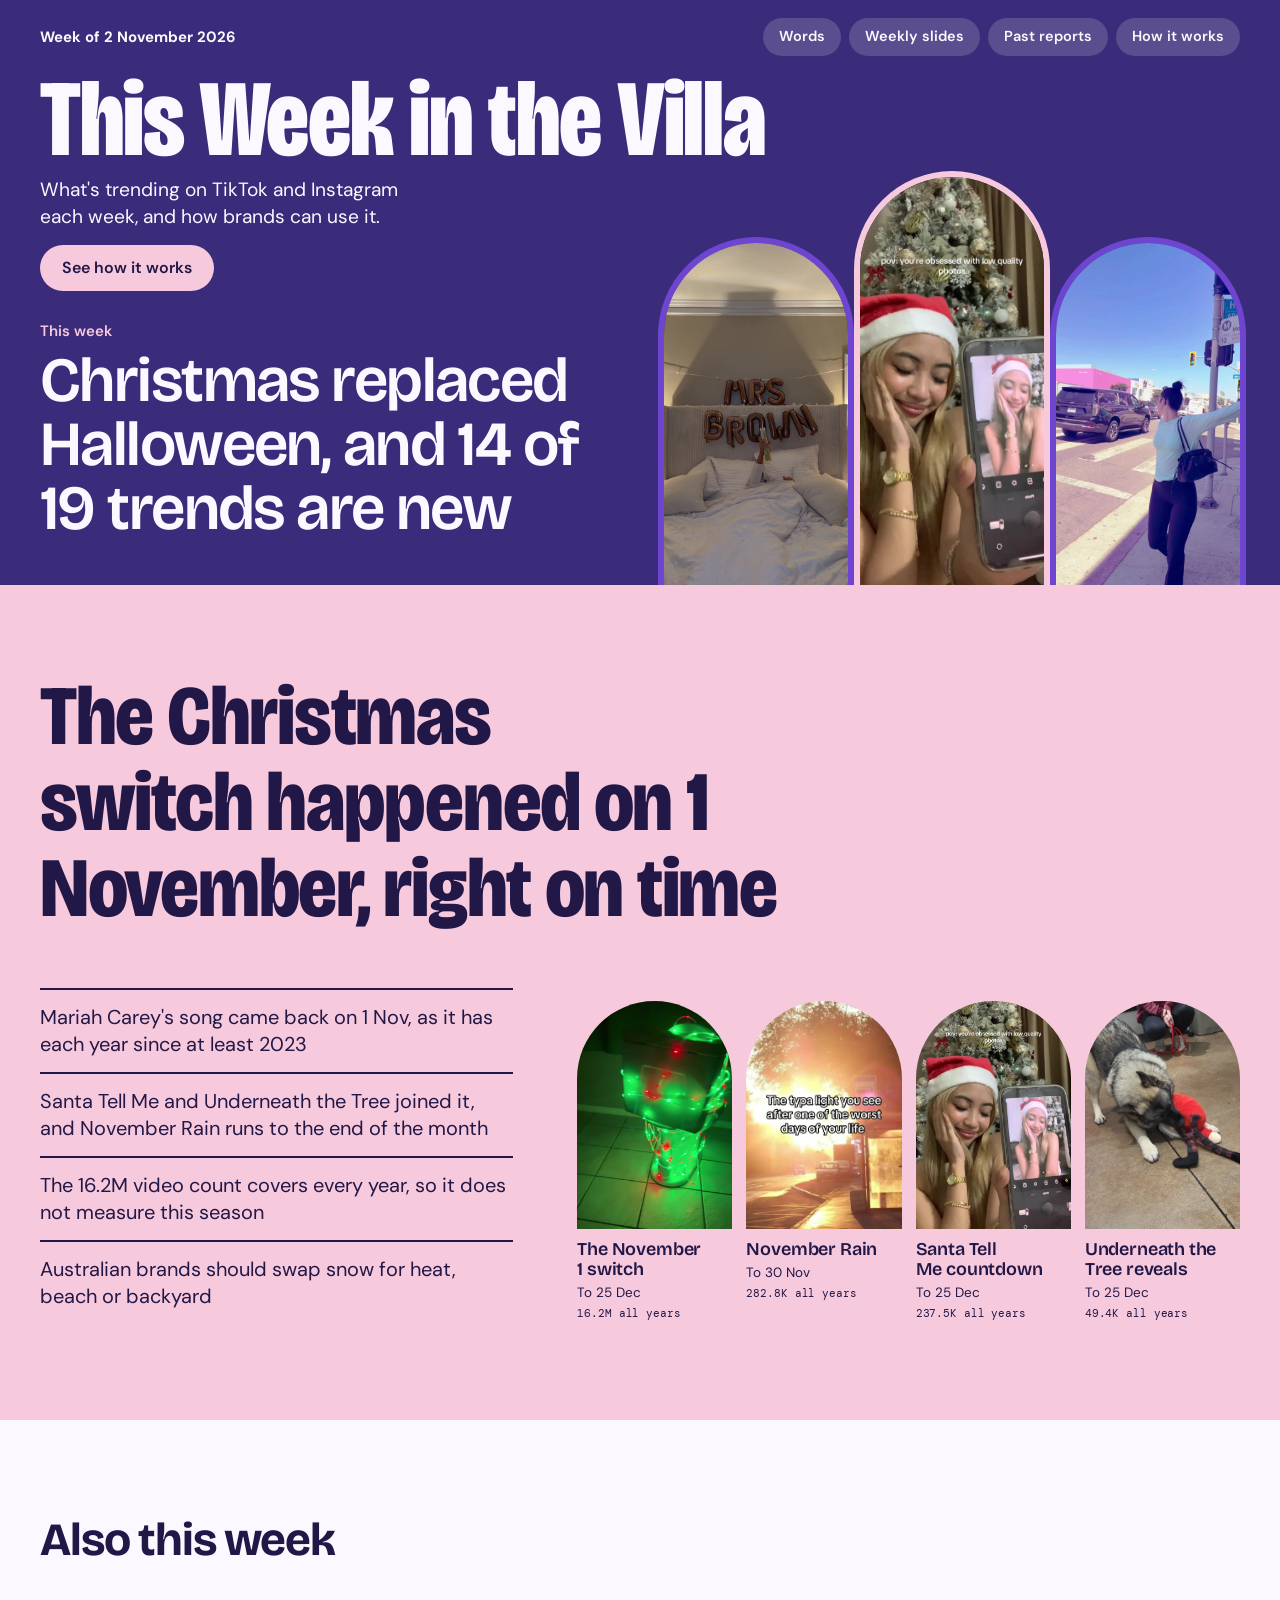
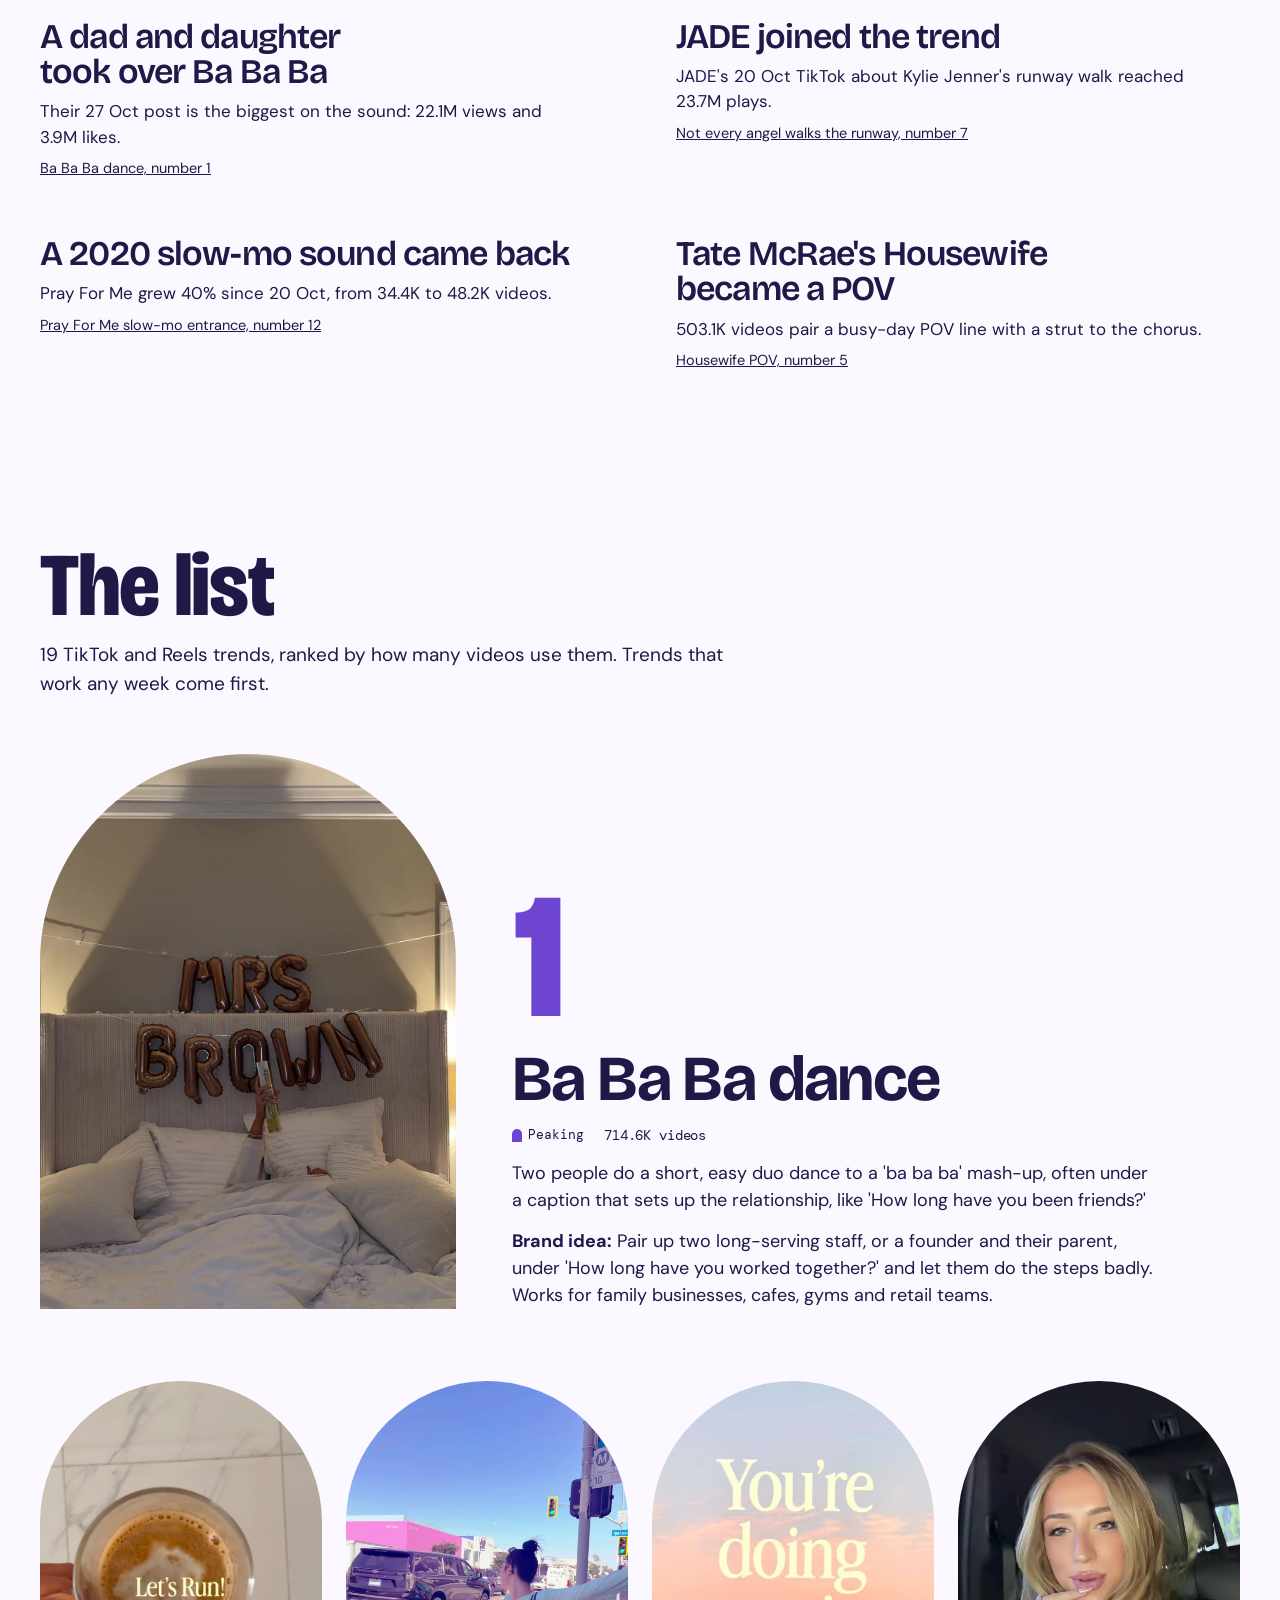
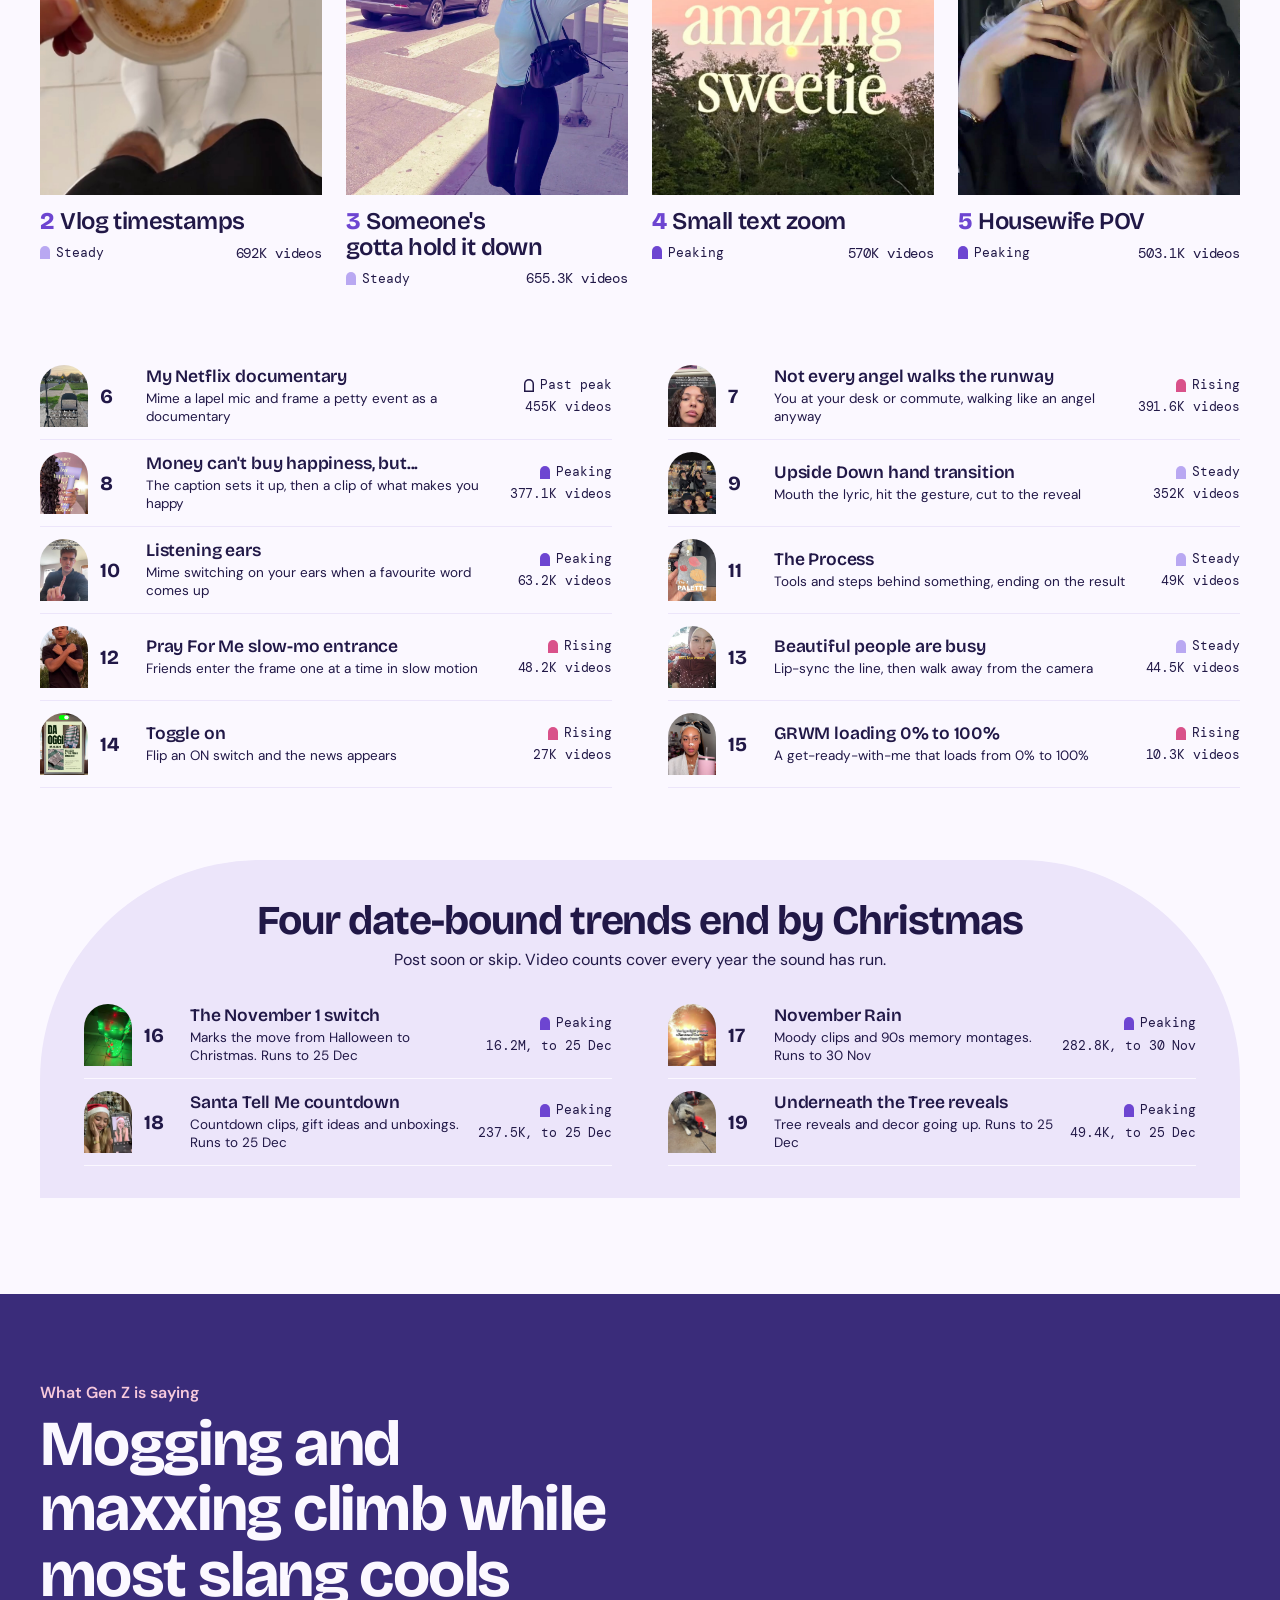
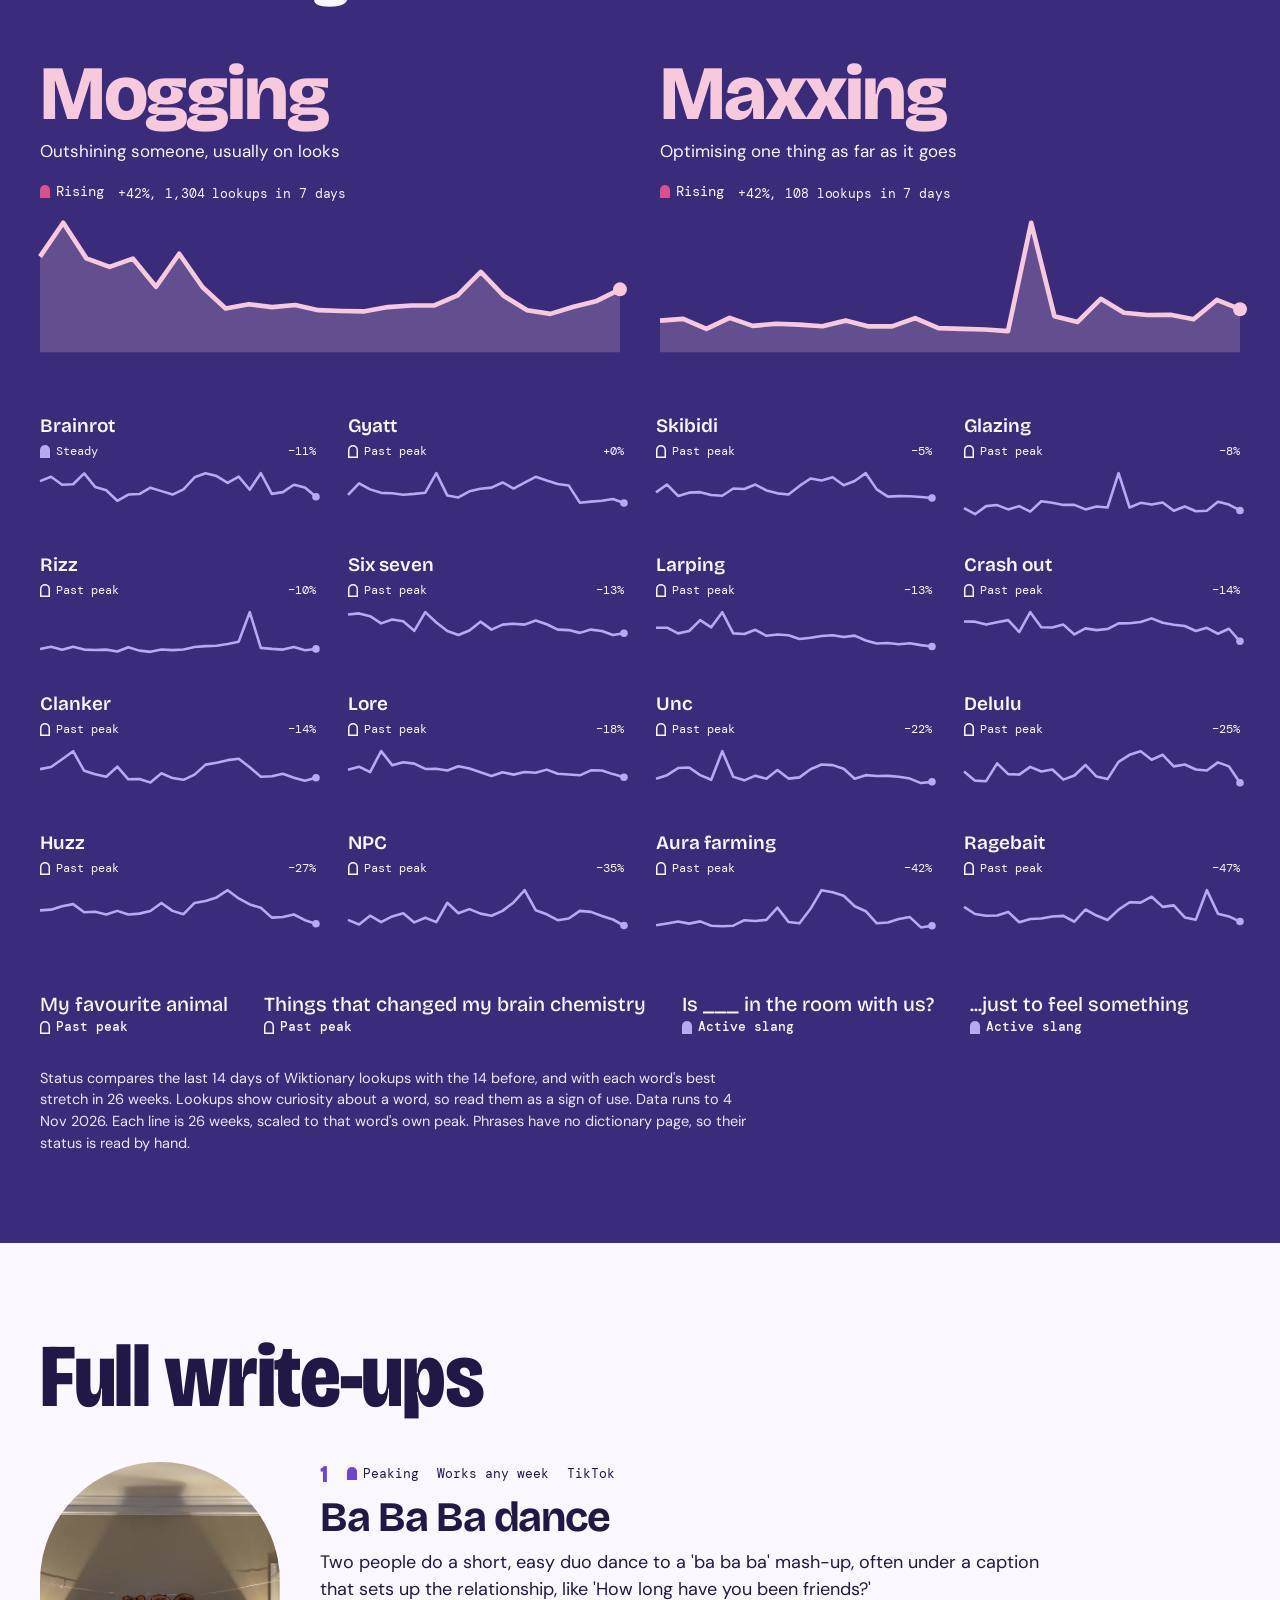
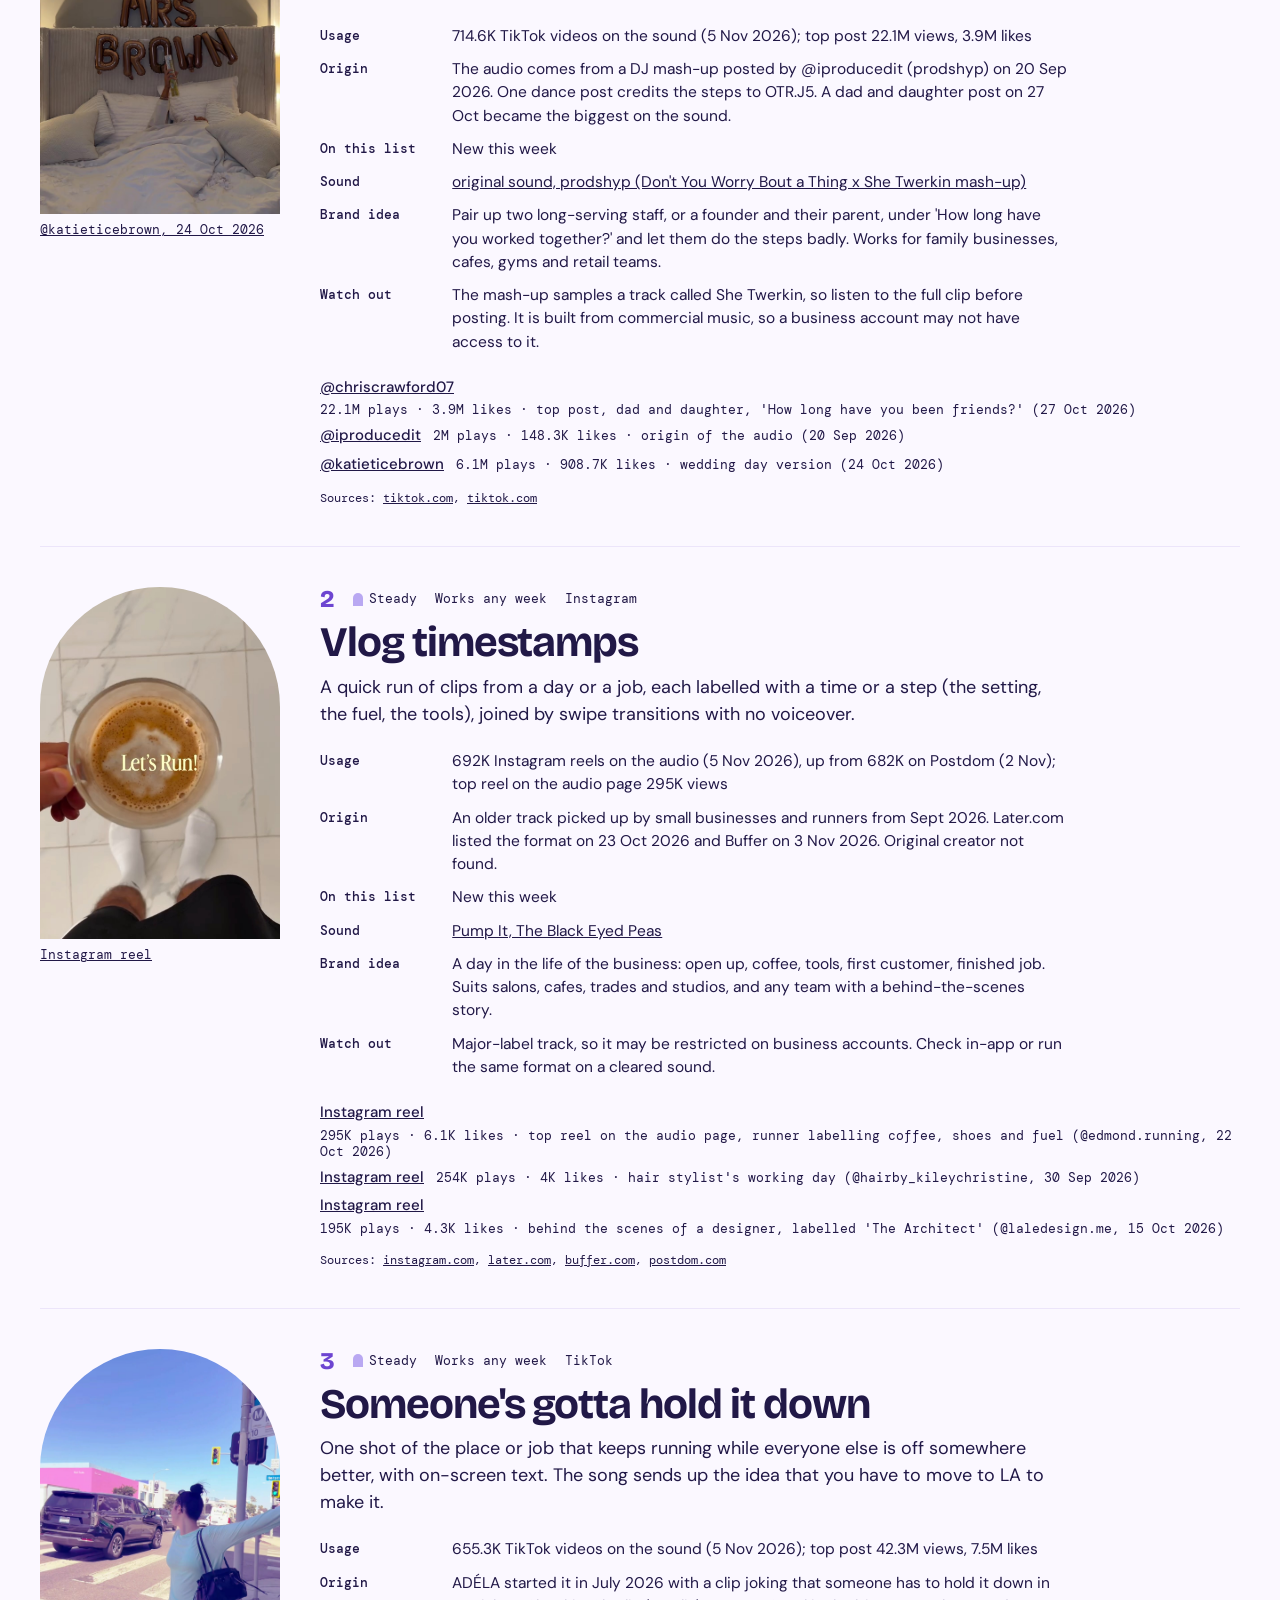
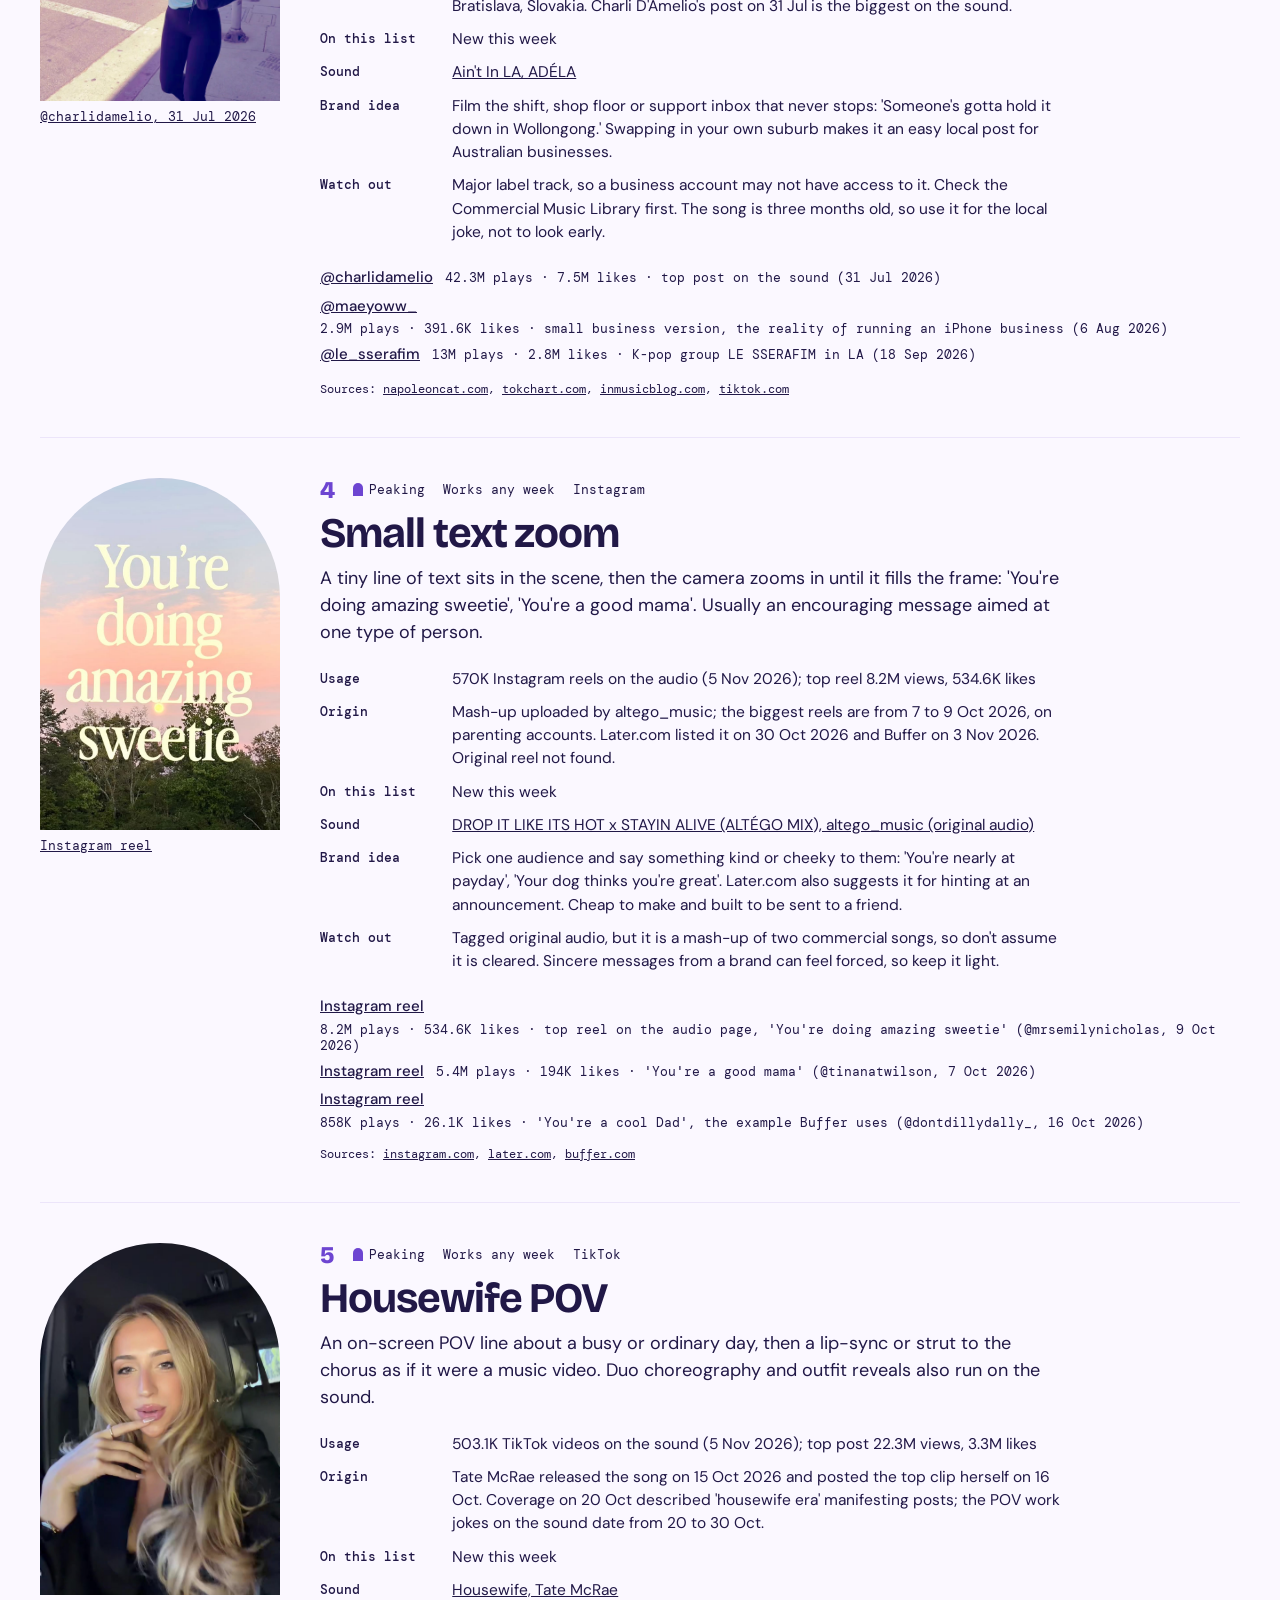
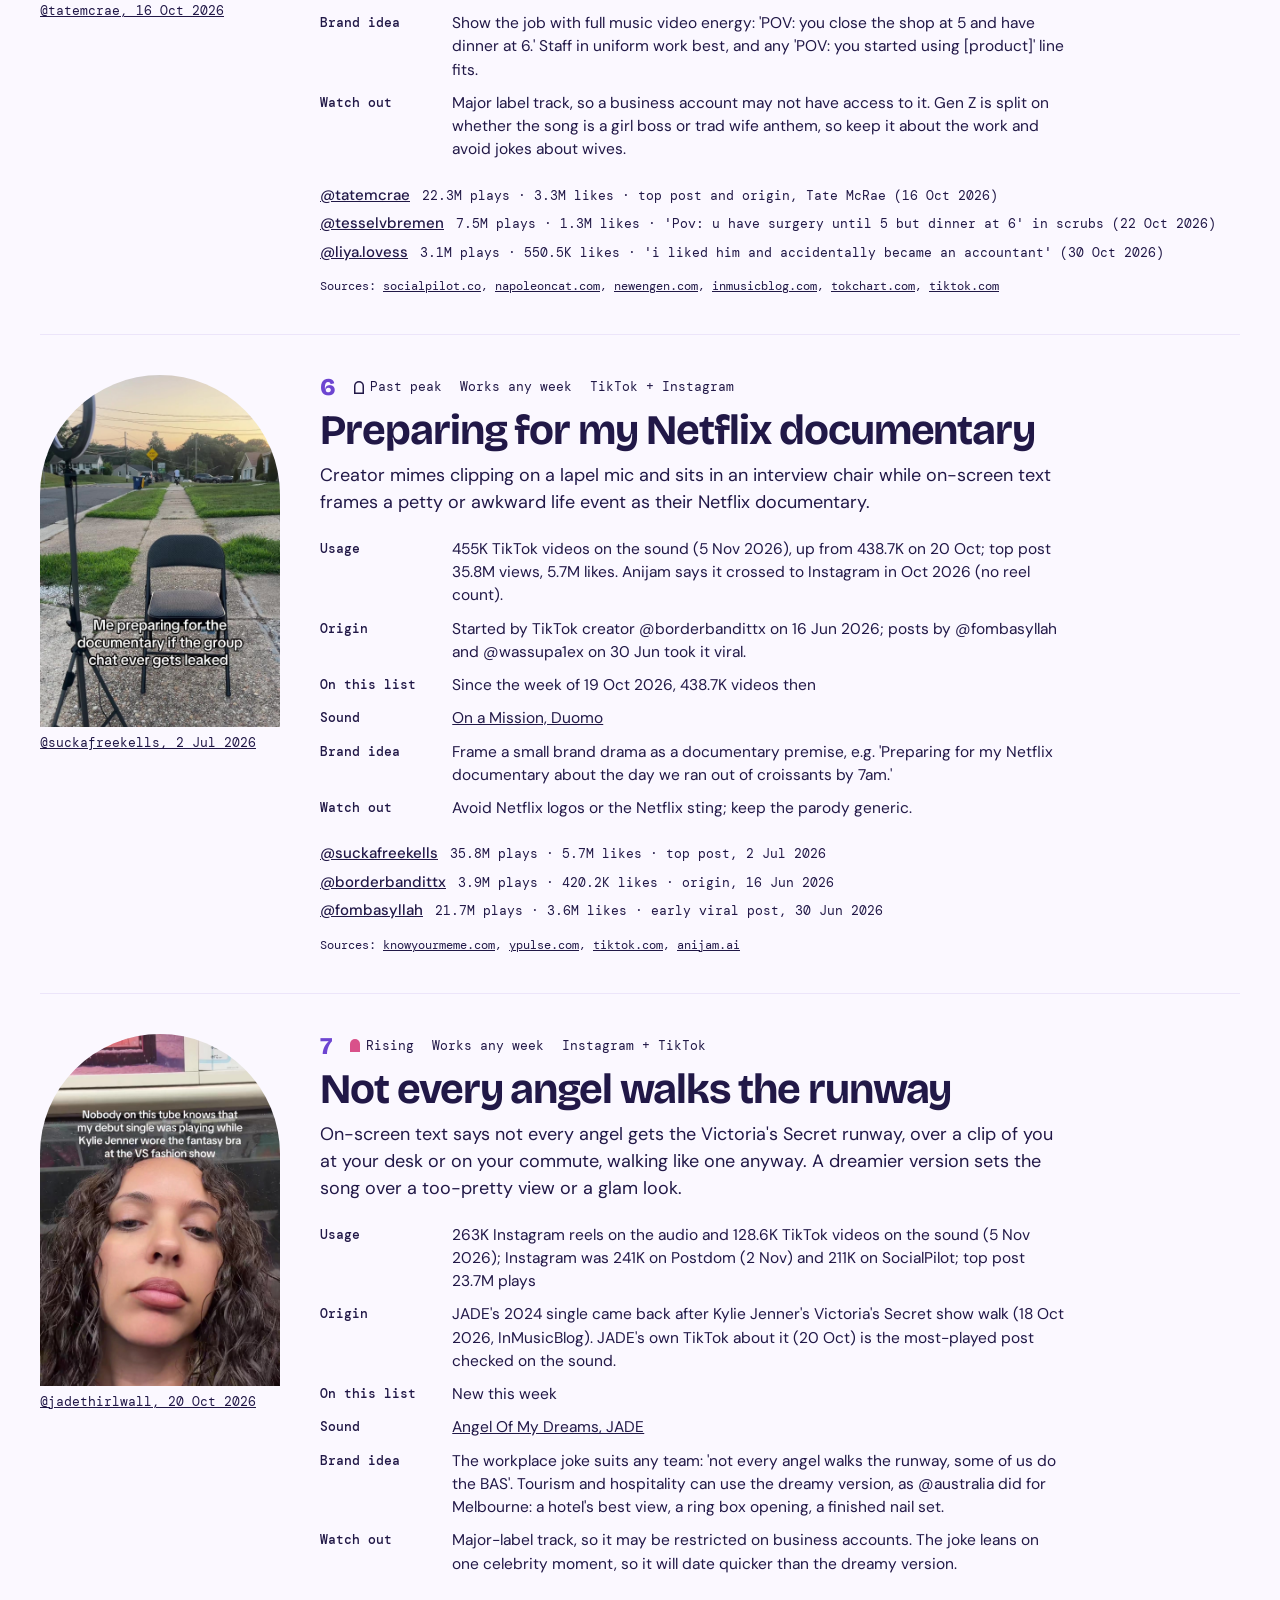
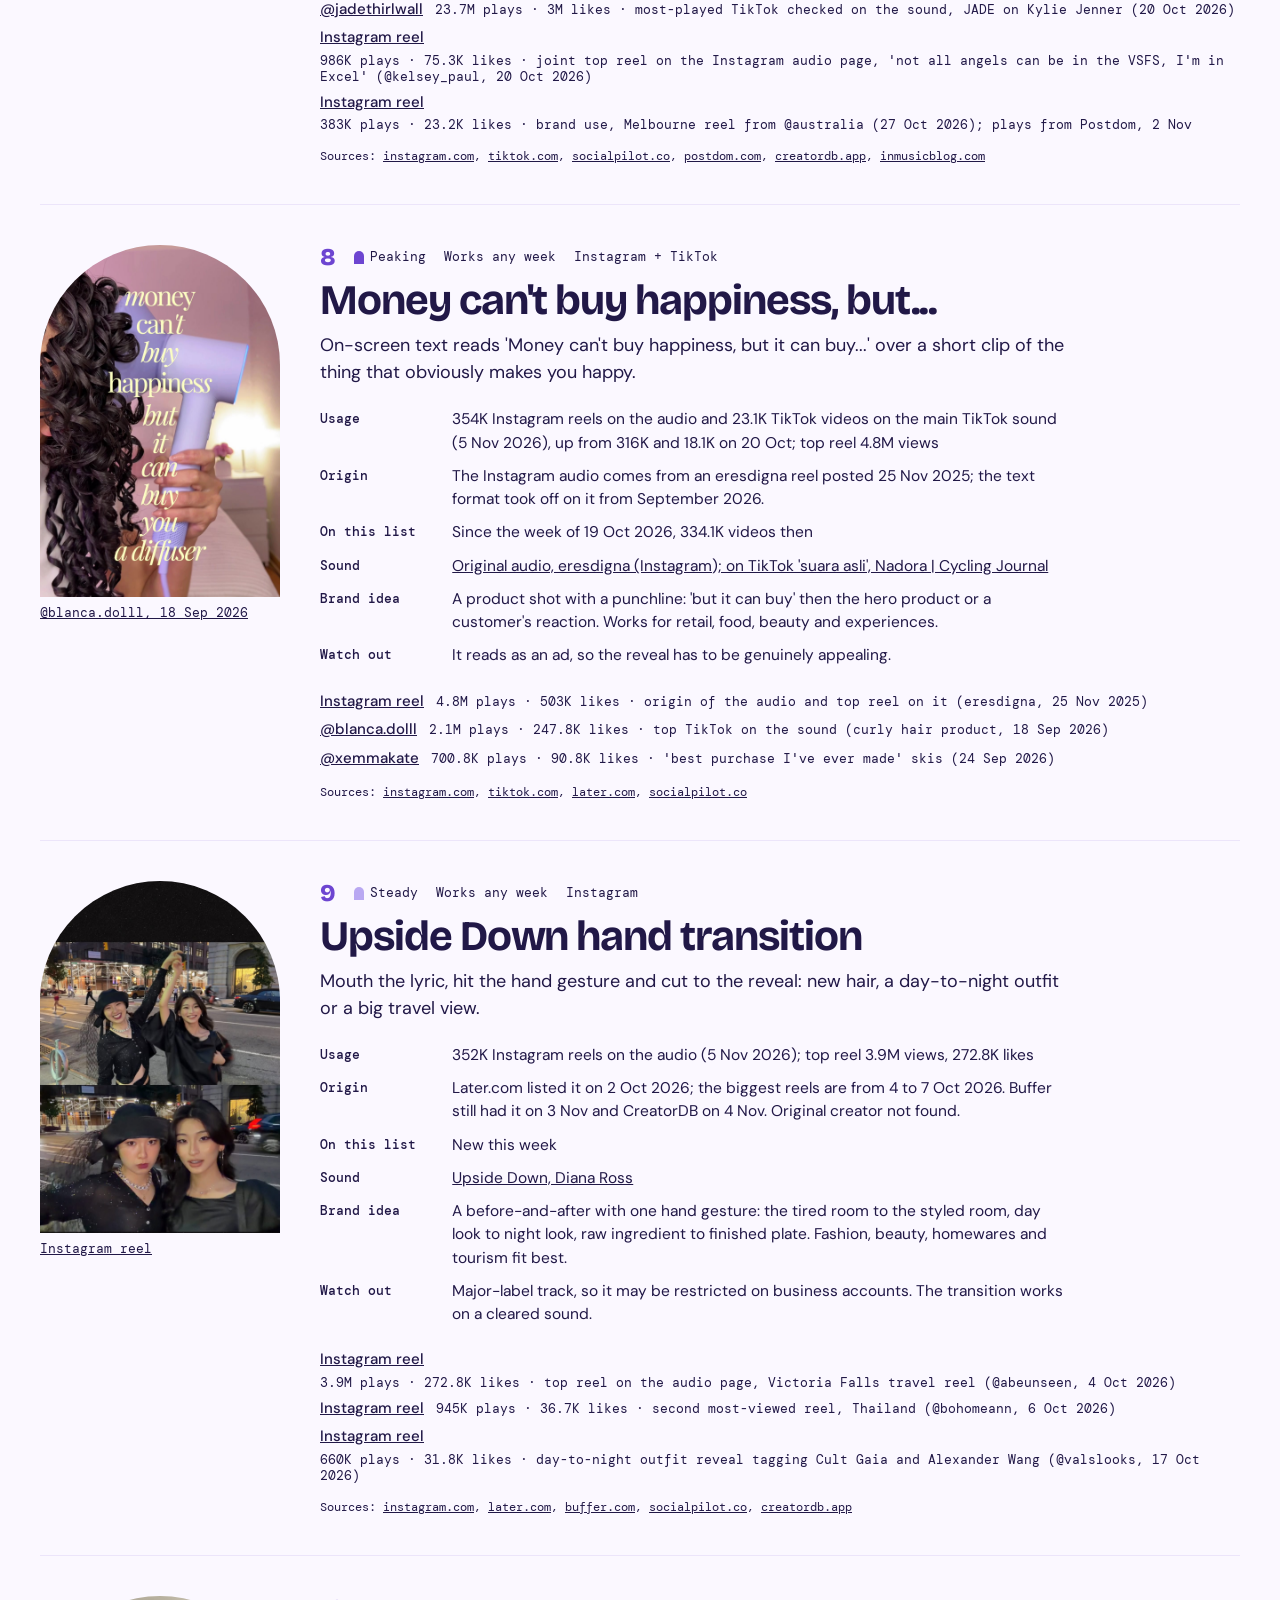
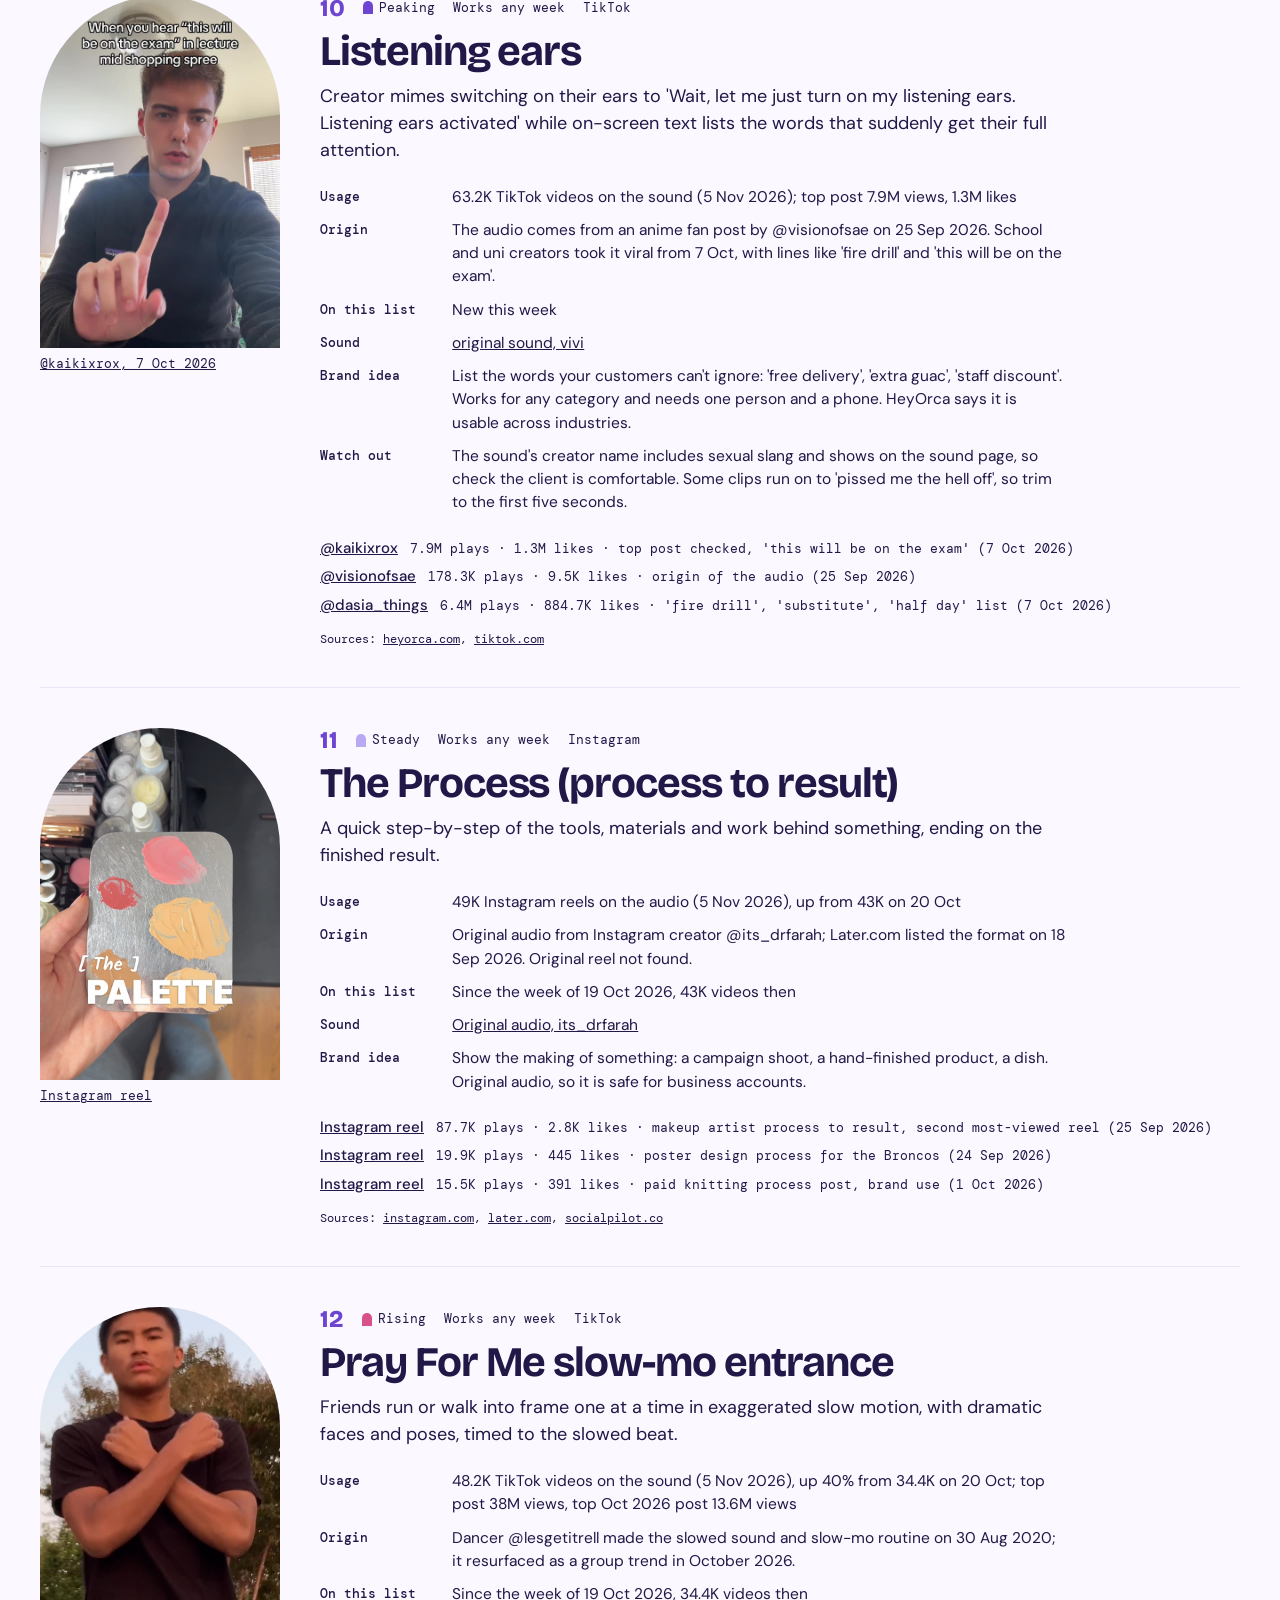
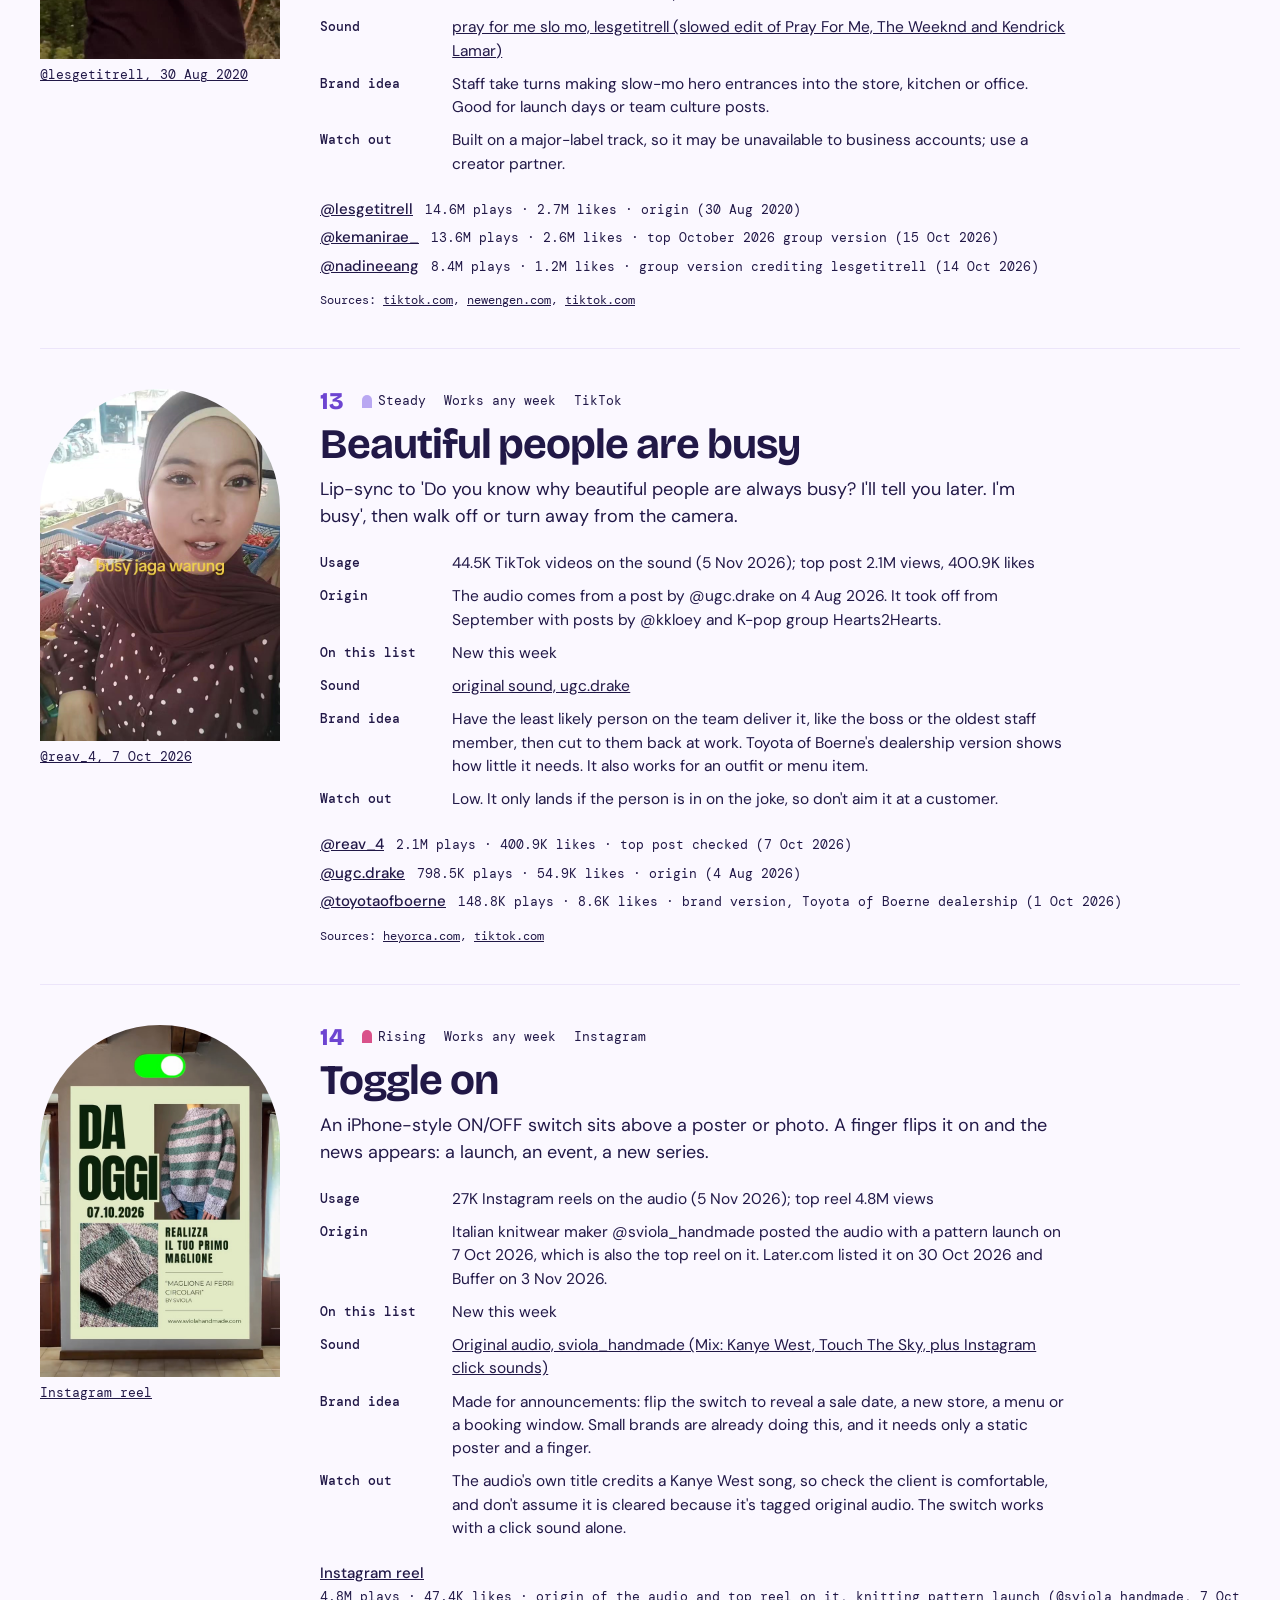
<file: index.html>
<!doctype html>
<html lang="en-AU">
<head>
<meta charset="utf-8">
<meta name="viewport" content="width=device-width, initial-scale=1">
<title>This Week in the Villa · Week of 2 November 2026</title>
<meta name="description" content="19 social trends ranked by how much they're used, for the week of 2 November 2026.">
<link rel="icon" href="/this-week-in-the-villa/icon-64.png"><link rel="apple-touch-icon" href="/this-week-in-the-villa/icon-180.png">
<link rel="preconnect" href="https://fonts.googleapis.com"><link rel="preconnect" href="https://fonts.gstatic.com" crossorigin>
<link href="https://fonts.googleapis.com/css2?family=Bricolage+Grotesque:opsz,wdth,wght@12..96,75..100,400..800&family=DM+Mono:wght@400;500&family=DM+Sans:opsz,wght@9..40,400..700&display=swap" rel="stylesheet">
<style>
:root{--deep:#3A2C7A;--paper:#FBF8FF;--accent:#6D45D1;--pop:#F7C9DC;--tint:#B9A8F2;--ink:#211847;--soft:#ECE5FA;
--head:"Bricolage Grotesque",system-ui,sans-serif;--body:"DM Sans",system-ui,sans-serif;--mono:"DM Mono",ui-monospace,monospace;--bar:0px;--arch:999px 999px 0 0}
*{box-sizing:border-box;margin:0;padding:0}
html{color-scheme:light;-webkit-text-size-adjust:100%}
body{background:var(--paper);color:var(--ink);font:400 16px/1.5 var(--body);-webkit-font-smoothing:antialiased}
a{color:inherit}
img{display:block;width:100%;height:100%;object-fit:cover;background:var(--soft)}
ul,ol{list-style:none}
h1,h2,h3{font-family:var(--head);font-weight:700;letter-spacing:-.025em;line-height:1.02;text-wrap:balance}
button{font:inherit;color:inherit;background:none;border:0;cursor:pointer;text-align:left}
:focus-visible{outline:3px solid var(--pop);outline-offset:2px}
.num{font-family:var(--mono);font-size:.82em;letter-spacing:-.01em}
.spark{display:block;width:100%;height:auto;overflow:visible}

/* status mark: the arch itself, filled with the status colour */
.st{display:inline-flex;align-items:center;gap:6px;font-family:var(--mono);font-size:12.5px;white-space:nowrap}
.st i{width:10px;height:13px;border-radius:5px 5px 0 0;flex:none}
.st.rise i{background:#D9518A}.st.peak i{background:var(--accent)}.st.flat i{background:var(--tint)}.st.fade i{background:transparent;box-shadow:inset 0 0 0 1.5px currentColor}

/* ============ A: magazine ============ */
.wrap{max-width:1320px;margin:0 auto;padding:0 40px}
.a-hero{position:relative;background:var(--deep);color:var(--paper);overflow:hidden;display:grid;grid-template-columns:minmax(0,1fr) minmax(0,1fr);column-gap:48px;padding:18px 40px 0}
.a-nav,.a-mast{grid-column:1/-1}
.a-col{display:flex;flex-direction:column;padding-bottom:44px}
.a-nav{position:relative;z-index:2;display:flex;justify-content:space-between;gap:16px;font-size:15px}
.a-nav{align-items:center}
.a-nav span{display:flex;gap:8px}
.a-nav a{text-decoration:none}
.a-nav span a{display:inline-flex;align-items:center;min-height:38px;padding:0 16px;border-radius:999px;background:rgb(255 255 255 / .16);color:var(--paper);font-size:14.5px;font-weight:600;white-space:nowrap}
.a-nav span a:hover{background:var(--pop);color:var(--ink)}
.a-mast{position:relative;z-index:2;font:800 clamp(52px,8.5vw,136px)/.95 var(--head);font-stretch:75%;letter-spacing:-.012em;margin:12px 0 0;white-space:nowrap}
.a-mast br{display:none}
.a-what{margin-top:6px}
.a-what p{font-size:clamp(17px,1.5vw,20px);line-height:1.4;text-wrap:balance}
.a-btn{display:inline-flex;align-items:center;min-height:46px;margin-top:14px;padding:0 22px;border-radius:999px;background:var(--pop);color:var(--ink);font-weight:600;text-decoration:none}
.a-btn:hover{background:var(--paper)}
.a-kick{font:600 15px var(--body);color:var(--pop);margin-bottom:8px}
.a-lead{padding-top:30px}
.a-lead h1{font-size:clamp(38px,4.9vw,70px);font-weight:600}
.a-trio{display:flex;gap:12px;align-items:flex-end;min-height:400px;margin-top:6px}
.a-trio a{display:block;flex:1;min-width:0;height:84%;border-radius:var(--arch);overflow:hidden;box-shadow:0 0 0 6px var(--accent)}
.a-trio a:nth-child(2){height:100%;box-shadow:0 0 0 6px var(--pop)}
.a-trio a:hover{box-shadow:0 0 0 6px var(--paper)}
.a-lead h1{font-size:clamp(38px,4.9vw,70px);font-weight:600}

.a-feature{background:var(--pop);padding:88px 0 96px}
.a-feature h2{font-size:clamp(40px,6.6vw,96px);max-width:20ch;font-weight:800;font-stretch:85%;letter-spacing:-.015em}
.a-fgrid{display:grid;grid-template-columns:5fr 7fr;gap:64px;margin-top:56px;align-items:end}
.a-facts li{font-size:20px;line-height:1.35;padding:14px 0;border-top:2px solid var(--ink)}
.a-arcade{display:grid;grid-template-columns:repeat(4,minmax(0,1fr));gap:14px}
.a-arcade .pic,.a-five .pic{aspect-ratio:3/4.4;border-radius:var(--arch);overflow:hidden;display:block}
.a-arcade h3{font-size:18px;font-weight:600;letter-spacing:-.01em;line-height:1.12;margin-top:10px}
.a-arcade p{font-size:13.5px;margin-top:4px}

.a-moments{padding:96px 0 40px}
.a-moments>.wrap{display:grid;grid-template-columns:1fr 1fr;gap:56px 72px}
.a-moments h2{grid-column:1/-1;font-size:clamp(32px,3.6vw,48px)}
.a-moments h3{font-size:clamp(26px,2.7vw,38px);font-weight:600}
.a-moments p{margin-top:10px;font-size:17px;max-width:44ch}
.a-moments a{display:inline-block;margin-top:8px;font-size:14.5px}

.a-list{padding:128px 0 96px}
.a-list>.wrap>h2{font-size:clamp(44px,7vw,104px);font-weight:800;font-stretch:85%;letter-spacing:-.015em}
.a-list>.wrap>p{font-size:19px;margin-top:10px;max-width:56ch}
.a-one{display:grid;grid-template-columns:minmax(0,4fr) minmax(0,7fr);gap:56px;align-items:end;margin-top:56px}
.a-one .pic{display:block;aspect-ratio:3/4;border-radius:var(--arch);overflow:hidden}
.a-one .rk{font:800 clamp(96px,14vw,200px)/.8 var(--head);color:var(--accent);letter-spacing:-.05em}
.a-one h3{font-size:clamp(36px,5vw,72px);font-weight:700;margin-top:18px}
.a-one .meta{display:flex;flex-wrap:wrap;gap:6px 20px;margin-top:14px;align-items:center;font-size:17px}
.a-one .tx{margin-top:14px;font-size:18px;max-width:54ch}
.a-five{display:grid;grid-template-columns:repeat(4,minmax(0,1fr));gap:24px;margin-top:72px}
.a-five a{text-decoration:none}
.a-five h3{font-size:24px;font-weight:600;line-height:1.08;margin-top:14px}
.a-five h3 span{color:var(--accent);font-weight:800;margin-right:6px}
.a-five .meta{display:flex;justify-content:space-between;gap:10px;align-items:center;margin-top:8px;font-size:17px}
.a-rows{display:grid;grid-template-columns:minmax(0,1fr) minmax(0,1fr);gap:0 56px;margin-top:64px}
.a-row{display:grid;grid-template-columns:48px 34px minmax(0,1fr) auto;gap:12px;align-items:center;padding:12px 0;text-decoration:none;border-bottom:1px solid var(--soft)}
.a-row .th{width:48px;height:62px;border-radius:var(--arch);overflow:hidden}
.a-row .rk{font:700 20px/1 var(--head)}
.a-row h4{font:600 17.5px/1.15 var(--head);letter-spacing:-.01em}
.a-row small{display:block;font-size:13.5px;line-height:1.3;margin-top:3px}
.a-row .r{text-align:right;display:grid;gap:3px;justify-items:end;font-size:16px}
.a-row:hover h4{text-decoration:underline}
.a-dated{background:var(--soft);margin-top:72px;padding:40px 44px 32px;border-radius:220px 220px 0 0}
.a-dated h3{font-size:clamp(28px,3.2vw,44px);text-align:center}
.a-dated>p{text-align:center;margin-top:6px}
.a-dated .a-rows{margin-top:20px}
.a-dated .a-row{border-bottom-color:var(--paper)}

.a-words{background:var(--deep);color:var(--paper);padding:88px 0}
.a-words .a-kick{font-size:16px}
.a-words h2{font-size:clamp(36px,5vw,72px);max-width:17ch;font-weight:700}
.a-wtop{display:grid;grid-template-columns:minmax(0,1fr) minmax(0,1fr);gap:40px;margin-top:48px}
.a-wtop h3{font-size:clamp(44px,6vw,84px);font-weight:800;color:var(--pop)}
.a-wtop p{margin:6px 0 16px;font-size:17px}
.a-wtop .st{font-size:14px;margin-right:14px}
.a-wtop .spark{color:var(--pop);margin-top:12px}
.a-wall{display:grid;grid-template-columns:repeat(4,minmax(0,1fr));gap:28px 32px;margin-top:64px}
.a-wall h4{font:600 19px/1.1 var(--head)}
.a-wall .ln{display:flex;justify-content:space-between;align-items:center;gap:8px;margin:5px 0 8px;font-size:15px}
.a-wall .st{font-size:12px}
.a-wall .spark{color:var(--tint)}
.a-wnote{margin-top:32px;font-size:14.5px;max-width:72ch;color:var(--soft)}
.a-phr{display:flex;flex-wrap:wrap;gap:14px 36px;margin-top:48px;font:500 20px/1.25 var(--head)}
.a-phr li{display:grid;gap:3px}

.a-foot{background:var(--accent);color:var(--paper);padding:64px 0 44px}
.a-foot .big{display:grid;grid-template-columns:1fr 1fr;gap:32px}
.a-foot a.lk{font:800 clamp(40px,6.4vw,92px)/1 var(--head);font-stretch:85%;letter-spacing:-.015em;text-underline-offset:8px;text-decoration-thickness:3px}
.a-foot p{margin-top:12px;font:700 20px/1.3 var(--body);max-width:30ch}

@media (max-width:980px){
 .a-fgrid,.a-one{grid-template-columns:minmax(0,1fr);gap:36px}
 .a-rows{grid-template-columns:minmax(0,1fr)}
 .a-wall{grid-template-columns:repeat(3,minmax(0,1fr))}
}
@media (max-width:760px){
 .wrap{padding:0 16px}
 .a-hero{display:flex;flex-direction:column;padding:14px 16px 0}
 .a-col{padding-bottom:0}
 .a-trio{height:280px;margin-top:24px}
 .a-nav{font-size:13px;flex-wrap:wrap;gap:4px 8px}.a-nav span{gap:4px;flex-wrap:wrap}.a-nav span a{min-height:36px;padding:0 8px;font-size:12.5px}
 .a-mast{white-space:normal;font-size:clamp(52px,19vw,104px);line-height:.9}
 .a-mast br{display:inline}
 .a-lead{padding-top:20px}
 .a-feature{padding:56px 0 60px}
 .a-arcade{grid-template-columns:repeat(2,minmax(0,1fr));gap:20px 14px}
 .a-facts li{font-size:18px}
 .a-moments{padding:60px 0 8px}
 .a-moments>.wrap{grid-template-columns:minmax(0,1fr);gap:30px}
 .a-list{padding:60px 0 56px}
 .a-five{grid-template-columns:repeat(2,minmax(0,1fr));gap:28px 14px;margin-top:44px}
 .a-five h3{font-size:20px}
 .a-five .meta{flex-direction:column;align-items:flex-start;gap:2px}
 .a-row{grid-template-columns:44px 26px minmax(0,1fr);gap:4px 10px}
 .a-row .th{width:44px;height:58px;grid-row:span 2}
 .a-row .rk{grid-row:span 2}
 .a-row .r{grid-column:3;display:flex;justify-content:space-between;align-items:center;gap:10px;text-align:left}
 .a-dated{padding:36px 16px 16px;border-radius:120px 120px 0 0;margin-left:-16px;margin-right:-16px}
 .a-words{padding:56px 0}
 .a-wtop{grid-template-columns:minmax(0,1fr);gap:32px}
 .a-wall{grid-template-columns:repeat(2,minmax(0,1fr));gap:22px 18px;margin-top:40px}
 .a-foot .big{grid-template-columns:minmax(0,1fr)}
}


/* full write-ups */
.a-full{padding:88px 0 40px}
.a-full>.wrap>h2{font-size:clamp(44px,7vw,104px);font-weight:800;font-stretch:85%;letter-spacing:-.015em}
.trend{display:grid;grid-template-columns:240px minmax(0,1fr);gap:40px;padding:40px 0;border-bottom:1px solid var(--soft);scroll-margin-top:12px}
.trend figure .pic,.trend figure>img{display:block;aspect-ratio:3/4.4;border-radius:var(--arch);overflow:hidden}
.trend figcaption{margin-top:8px;font:400 12.5px var(--mono)}
.trend .meta{display:flex;flex-wrap:wrap;gap:6px 18px;align-items:center;font:400 12.5px var(--mono)}
.trend .rk{font:800 24px/1 var(--head);color:var(--accent)}
.trend h3{font-size:clamp(28px,3.4vw,42px);margin:10px 0}
.trend .what{font-size:18px;max-width:62ch}
.trend dl{display:grid;grid-template-columns:7.5em minmax(0,1fr);gap:10px 16px;margin:22px 0;max-width:68ch;font-size:15.5px}
.trend dt{font:500 12.5px/1.8 var(--mono)}
.ex{display:grid;gap:6px;font-size:15px}
.ex li{display:flex;flex-wrap:wrap;gap:4px 12px;align-items:baseline}
.ex a{font-weight:500}.ex span{font:400 12.5px var(--mono)}
.src{margin-top:16px;font:400 11.5px var(--mono)}
.how{padding-top:24px;padding-bottom:64px;display:grid;gap:10px;font-size:14px}
.how p{max-width:72ch}
.a-foot a.lk:hover,.a-row:hover h4{text-decoration-thickness:2px}

/* past reports and slides pages */
.sub-top{background:var(--deep);color:var(--paper);padding:18px 0 48px}
.sub-top .a-nav{margin-bottom:40px}
.sub-top h1{font:800 clamp(48px,8vw,104px)/.95 var(--head);font-stretch:75%;letter-spacing:-.012em}
.sub-top p.lead{margin-top:14px;font-size:19px;max-width:48ch;color:var(--soft)}
.sub h2{font-size:clamp(28px,3.2vw,40px);margin:48px 0 6px}
.sub h2+p{font-size:15.5px;margin-bottom:12px;max-width:72ch}
.sub table{width:100%;border-collapse:collapse;margin-bottom:40px}
.sub th{text-align:left;font:400 12.5px var(--mono);padding:8px 12px 8px 0;border-bottom:1px solid var(--ink);white-space:nowrap}
.sub td{padding:12px 12px 12px 0;border-bottom:1px solid var(--soft);vertical-align:baseline}
.sub td a{font-weight:500;text-decoration:none}.sub td a:hover{text-decoration:underline}
.sub .origin{display:block;font-size:14px;margin-top:2px}
.sub .num,.sub .first,.sub .when{font:400 12.5px var(--mono);white-space:nowrap}
.sub .num{text-align:right}
@media (max-width:760px){
 .trend{grid-template-columns:minmax(0,1fr);gap:20px}.trend figure{max-width:220px}
 .trend dl{grid-template-columns:minmax(0,1fr);gap:2px}.trend dd{margin-bottom:10px}
 .sub .num,.sub .first,.sub .when{white-space:normal}.sub td.when,.sub th.when{display:none}
}
</style>
</head>
<body>
<header class="a-hero">
 <div class="a-nav"><b>Week of 2 November 2026</b><span><a href="#words">Words</a><a href="slides/">Weekly slides</a><a href="archive/">Past reports</a><a href="how/">How it works</a></span></div>
 <p class="a-mast">This Week <br>in the Villa</p>
 <div class="a-col"><div class="a-what"><p>What's trending on TikTok and Instagram each week, and how brands can use it.</p><a class="a-btn" href="how/">See how it works</a></div>
 <div class="a-lead"><p class="a-kick">This week</p><h1>Christmas replaced Halloween, and 14 of 19 trends are new</h1></div></div>
 <div class="a-trio"><a href="#t1"><img src="img/1.jpg?v=2026-11-06" alt="Example post for Ba Ba Ba dance"></a><a href="#t18"><img src="img/18.jpg?v=2026-11-06" alt="Example post for Santa Tell Me countdown"></a><a href="#t3"><img src="img/3.jpg?v=2026-11-06" alt="Example post for Someone&#x27;s gotta hold it down"></a></div>
</header>
<section class="a-feature"><div class="wrap"><h2>The Christmas switch happened on 1 November, right on time</h2>
 <div class="a-fgrid"><ul class="a-facts"><li>Mariah Carey&#x27;s song came back on 1 Nov, as it has each year since at least 2023</li><li>Santa Tell Me and Underneath the Tree joined it, and November Rain runs to the end of the month</li><li>The 16.2M video count covers every year, so it does not measure this season</li><li>Australian brands should swap snow for heat, beach or backyard</li></ul><ul class="a-arcade"><li><a class="pic" href="#t16"><img src="img/16.jpg?v=2026-11-06" alt="Example post for All I Want for Christmas Is You, the November 1 switch" loading="lazy"></a><h3>The November 1 switch</h3><p>To 25 Dec<br><span class="num">16.2M all years</span></p></li><li><a class="pic" href="#t17"><img src="img/17.jpg?v=2026-11-06" alt="Example post for November Rain" loading="lazy"></a><h3>November Rain</h3><p>To 30 Nov<br><span class="num">282.8K all years</span></p></li><li><a class="pic" href="#t18"><img src="img/18.jpg?v=2026-11-06" alt="Example post for Santa Tell Me countdown" loading="lazy"></a><h3>Santa Tell Me countdown</h3><p>To 25 Dec<br><span class="num">237.5K all years</span></p></li><li><a class="pic" href="#t19"><img src="img/19.jpg?v=2026-11-06" alt="Example post for Underneath the Tree reveals" loading="lazy"></a><h3>Underneath the Tree reveals</h3><p>To 25 Dec<br><span class="num">49.4K all years</span></p></li></ul></div></div></section>
<section class="a-moments"><div class="wrap"><h2>Also this week</h2><article><h3>A dad and daughter took over Ba Ba Ba</h3><p>Their 27 Oct post is the biggest on the sound: 22.1M views and 3.9M likes.</p><a href="#t1">Ba Ba Ba dance, number 1</a></article><article><h3>JADE joined the trend</h3><p>JADE&#x27;s 20 Oct TikTok about Kylie Jenner&#x27;s runway walk reached 23.7M plays.</p><a href="#t7">Not every angel walks the runway, number 7</a></article><article><h3>A 2020 slow-mo sound came back</h3><p>Pray For Me grew 40% since 20 Oct, from 34.4K to 48.2K videos.</p><a href="#t12">Pray For Me slow-mo entrance, number 12</a></article><article><h3>Tate McRae&#x27;s Housewife became a POV</h3><p>503.1K videos pair a busy-day POV line with a strut to the chorus.</p><a href="#t5">Housewife POV, number 5</a></article></div></section>
<section class="a-list"><div class="wrap"><h2>The list</h2><p>19 TikTok and Reels trends, ranked by how many videos use them. Trends that work any week come first.</p>
 <div class="a-one"><a class="pic" href="#t1"><img src="img/1.jpg?v=2026-11-06" alt="Example post for Ba Ba Ba dance" loading="lazy"></a><div><div class="rk">1</div><h3>Ba Ba Ba dance</h3><div class="meta"><span class="st peak"><i></i>Peaking</span><span class="num">714.6K videos</span></div><p class="tx">Two people do a short, easy duo dance to a &#x27;ba ba ba&#x27; mash-up, often under a caption that sets up the relationship, like &#x27;How long have you been friends?&#x27;</p><p class="tx"><b>Brand idea:</b> Pair up two long-serving staff, or a founder and their parent, under &#x27;How long have you worked together?&#x27; and let them do the steps badly. Works for family businesses, cafes, gyms and retail teams.</p></div></div>
 <ul class="a-five"><li><a href="#t2"><span class="pic"><img src="img/2.jpg?v=2026-11-06" alt="Example post for Vlog timestamps" loading="lazy"></span><h3><span>2</span>Vlog timestamps</h3><div class="meta"><span class="st flat"><i></i>Steady</span><span class="num">692K videos</span></div></a></li><li><a href="#t3"><span class="pic"><img src="img/3.jpg?v=2026-11-06" alt="Example post for Someone&#x27;s gotta hold it down" loading="lazy"></span><h3><span>3</span>Someone&#x27;s gotta hold it down</h3><div class="meta"><span class="st flat"><i></i>Steady</span><span class="num">655.3K videos</span></div></a></li><li><a href="#t4"><span class="pic"><img src="img/4.jpg?v=2026-11-06" alt="Example post for Small text zoom" loading="lazy"></span><h3><span>4</span>Small text zoom</h3><div class="meta"><span class="st peak"><i></i>Peaking</span><span class="num">570K videos</span></div></a></li><li><a href="#t5"><span class="pic"><img src="img/5.jpg?v=2026-11-06" alt="Example post for Housewife POV" loading="lazy"></span><h3><span>5</span>Housewife POV</h3><div class="meta"><span class="st peak"><i></i>Peaking</span><span class="num">503.1K videos</span></div></a></li></ul>
 <div class="a-rows"><a class="a-row" href="#t6"><div class="th"><img src="img/6.jpg?v=2026-11-06" alt="Example post for Preparing for my Netflix documentary" loading="lazy"></div><span class="rk">6</span><div><h4>My Netflix documentary</h4><small>Mime a lapel mic and frame a petty event as a documentary</small></div><div class="r"><span class="st fade"><i></i>Past peak</span><span class="num">455K videos</span></div></a><a class="a-row" href="#t7"><div class="th"><img src="img/7.jpg?v=2026-11-06" alt="Example post for Not every angel walks the runway" loading="lazy"></div><span class="rk">7</span><div><h4>Not every angel walks the runway</h4><small>You at your desk or commute, walking like an angel anyway</small></div><div class="r"><span class="st rise"><i></i>Rising</span><span class="num">391.6K videos</span></div></a><a class="a-row" href="#t8"><div class="th"><img src="img/8.jpg?v=2026-11-06" alt="Example post for Money can&#x27;t buy happiness, but..." loading="lazy"></div><span class="rk">8</span><div><h4>Money can&#x27;t buy happiness, but...</h4><small>The caption sets it up, then a clip of what makes you happy</small></div><div class="r"><span class="st peak"><i></i>Peaking</span><span class="num">377.1K videos</span></div></a><a class="a-row" href="#t9"><div class="th"><img src="img/9.jpg?v=2026-11-06" alt="Example post for Upside Down hand transition" loading="lazy"></div><span class="rk">9</span><div><h4>Upside Down hand transition</h4><small>Mouth the lyric, hit the gesture, cut to the reveal</small></div><div class="r"><span class="st flat"><i></i>Steady</span><span class="num">352K videos</span></div></a><a class="a-row" href="#t10"><div class="th"><img src="img/10.jpg?v=2026-11-06" alt="Example post for Listening ears" loading="lazy"></div><span class="rk">10</span><div><h4>Listening ears</h4><small>Mime switching on your ears when a favourite word comes up</small></div><div class="r"><span class="st peak"><i></i>Peaking</span><span class="num">63.2K videos</span></div></a><a class="a-row" href="#t11"><div class="th"><img src="img/11.jpg?v=2026-11-06" alt="Example post for The Process (process to result)" loading="lazy"></div><span class="rk">11</span><div><h4>The Process</h4><small>Tools and steps behind something, ending on the result</small></div><div class="r"><span class="st flat"><i></i>Steady</span><span class="num">49K videos</span></div></a><a class="a-row" href="#t12"><div class="th"><img src="img/12.jpg?v=2026-11-06" alt="Example post for Pray For Me slow-mo entrance" loading="lazy"></div><span class="rk">12</span><div><h4>Pray For Me slow-mo entrance</h4><small>Friends enter the frame one at a time in slow motion</small></div><div class="r"><span class="st rise"><i></i>Rising</span><span class="num">48.2K videos</span></div></a><a class="a-row" href="#t13"><div class="th"><img src="img/13.jpg?v=2026-11-06" alt="Example post for Beautiful people are busy" loading="lazy"></div><span class="rk">13</span><div><h4>Beautiful people are busy</h4><small>Lip-sync the line, then walk away from the camera</small></div><div class="r"><span class="st flat"><i></i>Steady</span><span class="num">44.5K videos</span></div></a><a class="a-row" href="#t14"><div class="th"><img src="img/14.jpg?v=2026-11-06" alt="Example post for Toggle on" loading="lazy"></div><span class="rk">14</span><div><h4>Toggle on</h4><small>Flip an ON switch and the news appears</small></div><div class="r"><span class="st rise"><i></i>Rising</span><span class="num">27K videos</span></div></a><a class="a-row" href="#t15"><div class="th"><img src="img/15.jpg?v=2026-11-06" alt="Example post for GRWM loading 0% to 100%" loading="lazy"></div><span class="rk">15</span><div><h4>GRWM loading 0% to 100%</h4><small>A get-ready-with-me that loads from 0% to 100%</small></div><div class="r"><span class="st rise"><i></i>Rising</span><span class="num">10.3K videos</span></div></a></div>
 <div class="a-dated"><h3>Four date-bound trends end by Christmas</h3><p>Post soon or skip. Video counts cover every year the sound has run.</p><div class="a-rows"><a class="a-row" href="#t16"><div class="th"><img src="img/16.jpg?v=2026-11-06" alt="Example post for All I Want for Christmas Is You, the November 1 switch" loading="lazy"></div><span class="rk">16</span><div><h4>The November 1 switch</h4><small>Marks the move from Halloween to Christmas. Runs to 25 Dec</small></div><div class="r"><span class="st peak"><i></i>Peaking</span><span class="num">16.2M, to 25 Dec</span></div></a><a class="a-row" href="#t17"><div class="th"><img src="img/17.jpg?v=2026-11-06" alt="Example post for November Rain" loading="lazy"></div><span class="rk">17</span><div><h4>November Rain</h4><small>Moody clips and 90s memory montages. Runs to 30 Nov</small></div><div class="r"><span class="st peak"><i></i>Peaking</span><span class="num">282.8K, to 30 Nov</span></div></a><a class="a-row" href="#t18"><div class="th"><img src="img/18.jpg?v=2026-11-06" alt="Example post for Santa Tell Me countdown" loading="lazy"></div><span class="rk">18</span><div><h4>Santa Tell Me countdown</h4><small>Countdown clips, gift ideas and unboxings. Runs to 25 Dec</small></div><div class="r"><span class="st peak"><i></i>Peaking</span><span class="num">237.5K, to 25 Dec</span></div></a><a class="a-row" href="#t19"><div class="th"><img src="img/19.jpg?v=2026-11-06" alt="Example post for Underneath the Tree reveals" loading="lazy"></div><span class="rk">19</span><div><h4>Underneath the Tree reveals</h4><small>Tree reveals and decor going up. Runs to 25 Dec</small></div><div class="r"><span class="st peak"><i></i>Peaking</span><span class="num">49.4K, to 25 Dec</span></div></a></div></div>
</div></section>
<section class="a-words" id="words"><div class="wrap"><p class="a-kick">What Gen Z is saying</p><h2>Mogging and maxxing climb while most slang cools</h2><div class="a-wtop"><div><h3>Mogging</h3><p>Outshining someone, usually on looks</p><span class="st rise"><i></i>Rising</span><span class="num">+42%, 1,304 lookups in 7 days</span><svg class="spark" viewBox="0 0 300 70" role="img" aria-label="26 weeks of lookups"><polygon points="0,70 0.0,20.5 12.0,3.0 24.0,21.4 36.0,25.8 48.0,21.5 60.0,36.1 72.0,19.0 84.0,36.2 96.0,47.3 108.0,45.1 120.0,46.6 132.0,45.5 144.0,48.2 156.0,48.6 168.0,48.8 180.0,46.6 192.0,45.8 204.0,45.7 216.0,40.5 228.0,28.4 240.0,40.9 252.0,48.2 264.0,50.1 276.0,46.4 288.0,43.4 300.0,37.4 300,70" fill="currentColor" opacity=".22"/><polyline points="0.0,20.5 12.0,3.0 24.0,21.4 36.0,25.8 48.0,21.5 60.0,36.1 72.0,19.0 84.0,36.2 96.0,47.3 108.0,45.1 120.0,46.6 132.0,45.5 144.0,48.2 156.0,48.6 168.0,48.8 180.0,46.6 192.0,45.8 204.0,45.7 216.0,40.5 228.0,28.4 240.0,40.9 252.0,48.2 264.0,50.1 276.0,46.4 288.0,43.4 300.0,37.4" fill="none" stroke="currentColor" stroke-width="2.4" stroke-linejoin="round"/><circle cx="300" cy="37.4" r="3.6" fill="currentColor"/></svg></div><div><h3>Maxxing</h3><p>Optimising one thing as far as it goes</p><span class="st rise"><i></i>Rising</span><span class="num">+42%, 108 lookups in 7 days</span><svg class="spark" viewBox="0 0 300 70" role="img" aria-label="26 weeks of lookups"><polygon points="0,70 0.0,53.6 12.0,52.7 24.0,57.9 36.0,52.2 48.0,56.3 60.0,55.2 72.0,55.7 84.0,56.5 96.0,53.6 108.0,56.6 120.0,56.6 132.0,52.3 144.0,57.5 156.0,57.9 168.0,58.2 180.0,59.0 192.0,3.0 204.0,51.3 216.0,54.3 228.0,42.3 240.0,49.5 252.0,50.7 264.0,50.6 276.0,52.9 288.0,42.9 300.0,47.7 300,70" fill="currentColor" opacity=".22"/><polyline points="0.0,53.6 12.0,52.7 24.0,57.9 36.0,52.2 48.0,56.3 60.0,55.2 72.0,55.7 84.0,56.5 96.0,53.6 108.0,56.6 120.0,56.6 132.0,52.3 144.0,57.5 156.0,57.9 168.0,58.2 180.0,59.0 192.0,3.0 204.0,51.3 216.0,54.3 228.0,42.3 240.0,49.5 252.0,50.7 264.0,50.6 276.0,52.9 288.0,42.9 300.0,47.7" fill="none" stroke="currentColor" stroke-width="2.4" stroke-linejoin="round"/><circle cx="300" cy="47.7" r="3.6" fill="currentColor"/></svg></div></div><div class="a-wall"><div><h4>Brainrot</h4><div class="ln"><span class="st flat"><i></i>Steady</span><span class="num">−11%</span></div><svg class="spark" viewBox="0 0 160 34" role="img" aria-label="26 weeks of lookups"><polyline points="0.0,7.6 6.4,5.1 12.8,9.7 19.2,9.4 25.6,3.1 32.0,11.0 38.4,12.9 44.8,19.0 51.2,15.4 57.6,15.1 64.0,11.4 70.4,13.4 76.8,15.4 83.2,12.4 89.6,5.4 96.0,3.0 102.4,4.7 108.8,8.6 115.2,5.0 121.6,12.6 128.0,3.0 134.4,15.0 140.8,14.0 147.2,9.7 153.6,11.3 160.0,16.7" fill="none" stroke="currentColor" stroke-width="1.5" stroke-linejoin="round"/><circle cx="160" cy="16.7" r="2.2" fill="currentColor"/></svg></div><div><h4>Gyatt</h4><div class="ln"><span class="st fade"><i></i>Past peak</span><span class="num">+0%</span></div><svg class="spark" viewBox="0 0 160 34" role="img" aria-label="26 weeks of lookups"><polyline points="0.0,15.6 6.4,8.9 12.8,12.4 19.2,14.4 25.6,14.6 32.0,15.5 38.4,15.0 44.8,14.3 51.2,3.0 57.6,16.0 64.0,17.1 70.4,13.5 76.8,12.0 83.2,11.4 89.6,8.4 96.0,11.9 102.4,8.5 108.8,5.1 115.2,7.3 121.6,9.3 128.0,10.2 134.4,20.1 140.8,19.5 147.2,19.0 153.6,18.0 160.0,20.3" fill="none" stroke="currentColor" stroke-width="1.5" stroke-linejoin="round"/><circle cx="160" cy="20.3" r="2.2" fill="currentColor"/></svg></div><div><h4>Skibidi</h4><div class="ln"><span class="st fade"><i></i>Past peak</span><span class="num">−5%</span></div><svg class="spark" viewBox="0 0 160 34" role="img" aria-label="26 weeks of lookups"><polyline points="0.0,14.1 6.4,9.6 12.8,16.2 19.2,14.3 25.6,14.0 32.0,15.7 38.4,16.1 44.8,11.9 51.2,12.2 57.6,9.6 64.0,13.0 70.4,14.7 76.8,15.4 83.2,10.4 89.6,6.1 96.0,7.2 102.4,5.4 108.8,10.0 115.2,7.5 121.6,3.0 128.0,12.4 134.4,16.6 140.8,16.3 147.2,16.4 153.6,16.8 160.0,17.4" fill="none" stroke="currentColor" stroke-width="1.5" stroke-linejoin="round"/><circle cx="160" cy="17.4" r="2.2" fill="currentColor"/></svg></div><div><h4>Glazing</h4><div class="ln"><span class="st fade"><i></i>Past peak</span><span class="num">−8%</span></div><svg class="spark" viewBox="0 0 160 34" role="img" aria-label="26 weeks of lookups"><polyline points="0.0,23.2 6.4,26.8 12.8,22.1 19.2,21.5 25.6,24.0 32.0,22.1 38.4,25.3 44.8,19.3 51.2,20.2 57.6,21.4 64.0,21.4 70.4,24.0 76.8,22.3 83.2,22.9 89.6,3.0 96.0,22.9 102.4,20.2 108.8,21.2 115.2,20.0 121.6,24.8 128.0,22.3 134.4,25.1 140.8,24.8 147.2,19.6 153.6,21.2 160.0,24.6" fill="none" stroke="currentColor" stroke-width="1.5" stroke-linejoin="round"/><circle cx="160" cy="24.6" r="2.2" fill="currentColor"/></svg></div><div><h4>Rizz</h4><div class="ln"><span class="st fade"><i></i>Past peak</span><span class="num">−10%</span></div><svg class="spark" viewBox="0 0 160 34" role="img" aria-label="26 weeks of lookups"><polyline points="0.0,24.3 6.4,23.1 12.8,24.8 19.2,23.1 25.6,24.7 32.0,24.9 38.4,24.7 44.8,25.8 51.2,23.3 57.6,25.3 64.0,26.0 70.4,24.6 76.8,25.0 83.2,24.6 89.6,23.2 96.0,22.7 102.4,22.5 108.8,21.5 115.2,20.1 121.6,3.0 128.0,23.7 134.4,24.3 140.8,24.7 147.2,23.2 153.6,25.1 160.0,24.3" fill="none" stroke="currentColor" stroke-width="1.5" stroke-linejoin="round"/><circle cx="160" cy="24.3" r="2.2" fill="currentColor"/></svg></div><div><h4>Six seven</h4><div class="ln"><span class="st fade"><i></i>Past peak</span><span class="num">−13%</span></div><svg class="spark" viewBox="0 0 160 34" role="img" aria-label="26 weeks of lookups"><polyline points="0.0,4.3 6.4,3.7 12.8,5.3 19.2,9.5 25.6,7.2 32.0,8.3 38.4,13.8 44.8,3.0 51.2,9.0 57.6,13.9 64.0,16.2 70.4,13.6 76.8,8.5 83.2,13.1 89.6,10.2 96.0,9.7 102.4,10.2 108.8,7.8 115.2,10.0 121.6,13.1 128.0,13.4 134.4,15.0 140.8,13.1 147.2,13.9 153.6,16.2 160.0,15.2" fill="none" stroke="currentColor" stroke-width="1.5" stroke-linejoin="round"/><circle cx="160" cy="15.2" r="2.2" fill="currentColor"/></svg></div><div><h4>Larping</h4><div class="ln"><span class="st fade"><i></i>Past peak</span><span class="num">−13%</span></div><svg class="spark" viewBox="0 0 160 34" role="img" aria-label="26 weeks of lookups"><polyline points="0.0,12.0 6.4,12.0 12.8,15.3 19.2,13.9 25.6,7.6 32.0,11.8 38.4,3.0 44.8,15.3 51.2,15.7 57.6,13.2 64.0,16.7 70.4,15.9 76.8,16.4 83.2,18.6 89.6,17.8 96.0,16.8 102.4,16.4 108.8,17.4 115.2,16.6 121.6,19.4 128.0,21.2 134.4,20.9 140.8,21.6 147.2,21.0 153.6,22.1 160.0,22.9" fill="none" stroke="currentColor" stroke-width="1.5" stroke-linejoin="round"/><circle cx="160" cy="22.9" r="2.2" fill="currentColor"/></svg></div><div><h4>Crash out</h4><div class="ln"><span class="st fade"><i></i>Past peak</span><span class="num">−14%</span></div><svg class="spark" viewBox="0 0 160 34" role="img" aria-label="26 weeks of lookups"><polyline points="0.0,8.4 6.4,8.5 12.8,10.2 19.2,8.9 25.6,7.6 32.0,14.5 38.4,3.0 44.8,11.7 51.2,11.9 57.6,10.2 64.0,15.9 70.4,12.4 76.8,13.4 83.2,12.8 89.6,9.5 96.0,9.4 102.4,8.7 108.8,6.6 115.2,9.1 121.6,10.3 128.0,11.0 134.4,13.9 140.8,12.1 147.2,15.5 153.6,12.6 160.0,19.9" fill="none" stroke="currentColor" stroke-width="1.5" stroke-linejoin="round"/><circle cx="160" cy="19.9" r="2.2" fill="currentColor"/></svg></div><div><h4>Clanker</h4><div class="ln"><span class="st fade"><i></i>Past peak</span><span class="num">−14%</span></div><svg class="spark" viewBox="0 0 160 34" role="img" aria-label="26 weeks of lookups"><polyline points="0.0,13.4 6.4,12.2 12.8,7.7 19.2,3.0 25.6,14.4 32.0,16.4 38.4,17.8 44.8,12.0 51.2,19.3 57.6,19.1 64.0,21.1 70.4,15.8 76.8,18.6 83.2,19.6 89.6,16.6 96.0,10.8 102.4,9.7 108.8,8.2 115.2,7.4 121.6,12.3 128.0,17.8 134.4,17.5 140.8,16.1 147.2,18.4 153.6,20.1 160.0,18.4" fill="none" stroke="currentColor" stroke-width="1.5" stroke-linejoin="round"/><circle cx="160" cy="18.4" r="2.2" fill="currentColor"/></svg></div><div><h4>Lore</h4><div class="ln"><span class="st fade"><i></i>Past peak</span><span class="num">−18%</span></div><svg class="spark" viewBox="0 0 160 34" role="img" aria-label="26 weeks of lookups"><polyline points="0.0,13.7 6.4,12.0 12.8,15.2 19.2,3.0 25.6,11.1 32.0,9.4 38.4,10.2 44.8,13.3 51.2,13.2 57.6,14.2 64.0,11.7 70.4,13.0 76.8,15.2 83.2,17.4 89.6,15.2 96.0,16.6 102.4,15.1 108.8,15.5 115.2,13.7 121.6,16.1 128.0,16.5 134.4,17.0 140.8,14.1 147.2,14.2 153.6,16.3 160.0,18.1" fill="none" stroke="currentColor" stroke-width="1.5" stroke-linejoin="round"/><circle cx="160" cy="18.1" r="2.2" fill="currentColor"/></svg></div><div><h4>Unc</h4><div class="ln"><span class="st fade"><i></i>Past peak</span><span class="num">−22%</span></div><svg class="spark" viewBox="0 0 160 34" role="img" aria-label="26 weeks of lookups"><polyline points="0.0,19.0 6.4,16.9 12.8,12.8 19.2,12.5 25.6,16.9 32.0,19.6 38.4,3.0 44.8,17.9 51.2,19.9 57.6,17.2 64.0,19.0 70.4,13.9 76.8,18.9 83.2,18.2 89.6,13.5 96.0,10.7 102.4,11.1 108.8,13.2 115.2,19.0 121.6,16.9 128.0,17.4 134.4,17.3 140.8,17.8 147.2,18.9 153.6,21.5 160.0,20.8" fill="none" stroke="currentColor" stroke-width="1.5" stroke-linejoin="round"/><circle cx="160" cy="20.8" r="2.2" fill="currentColor"/></svg></div><div><h4>Delulu</h4><div class="ln"><span class="st fade"><i></i>Past peak</span><span class="num">−25%</span></div><svg class="spark" viewBox="0 0 160 34" role="img" aria-label="26 weeks of lookups"><polyline points="0.0,14.8 6.4,20.1 12.8,20.4 19.2,10.1 25.6,16.3 32.0,16.6 38.4,12.1 44.8,14.8 51.2,13.6 57.6,19.5 64.0,17.1 70.4,11.0 76.8,17.7 83.2,19.2 89.6,9.2 96.0,5.1 102.4,3.0 108.8,8.0 115.2,5.1 121.6,11.8 128.0,10.7 134.4,13.6 140.8,14.2 147.2,9.5 153.6,11.8 160.0,21.3" fill="none" stroke="currentColor" stroke-width="1.5" stroke-linejoin="round"/><circle cx="160" cy="21.3" r="2.2" fill="currentColor"/></svg></div><div><h4>Huzz</h4><div class="ln"><span class="st fade"><i></i>Past peak</span><span class="num">−27%</span></div><svg class="spark" viewBox="0 0 160 34" role="img" aria-label="26 weeks of lookups"><polyline points="0.0,14.7 6.4,14.3 12.8,12.3 19.2,11.1 25.6,15.8 32.0,15.5 38.4,17.1 44.8,15.0 51.2,17.1 57.6,16.6 64.0,15.1 70.4,10.4 76.8,15.0 83.2,16.9 89.6,10.4 96.0,9.3 102.4,7.2 108.8,3.0 115.2,7.8 121.6,11.3 128.0,13.2 134.4,18.9 140.8,18.6 147.2,17.1 153.6,20.4 160.0,22.5" fill="none" stroke="currentColor" stroke-width="1.5" stroke-linejoin="round"/><circle cx="160" cy="22.5" r="2.2" fill="currentColor"/></svg></div><div><h4>NPC</h4><div class="ln"><span class="st fade"><i></i>Past peak</span><span class="num">−35%</span></div><svg class="spark" viewBox="0 0 160 34" role="img" aria-label="26 weeks of lookups"><polyline points="0.0,20.2 6.4,22.9 12.8,17.8 19.2,21.5 25.6,18.2 32.0,16.4 38.4,21.7 44.8,19.0 51.2,21.5 57.6,10.3 64.0,16.4 70.4,14.0 76.8,16.6 83.2,17.8 89.6,15.0 96.0,10.1 102.4,3.0 108.8,14.6 115.2,17.0 121.6,20.4 128.0,19.4 134.4,15.0 140.8,15.6 147.2,18.0 153.6,20.0 160.0,23.5" fill="none" stroke="currentColor" stroke-width="1.5" stroke-linejoin="round"/><circle cx="160" cy="23.5" r="2.2" fill="currentColor"/></svg></div><div><h4>Aura farming</h4><div class="ln"><span class="st fade"><i></i>Past peak</span><span class="num">−42%</span></div><svg class="spark" viewBox="0 0 160 34" role="img" aria-label="26 weeks of lookups"><polyline points="0.0,23.3 6.4,22.3 12.8,21.2 19.2,22.4 25.6,21.1 32.0,23.6 38.4,23.9 44.8,23.6 51.2,20.4 57.6,20.9 64.0,20.2 70.4,13.1 76.8,21.4 83.2,22.2 89.6,13.8 96.0,3.0 102.4,4.2 108.8,6.2 115.2,12.3 121.6,15.2 128.0,22.2 134.4,21.7 140.8,19.7 147.2,18.6 153.6,24.6 160.0,23.6" fill="none" stroke="currentColor" stroke-width="1.5" stroke-linejoin="round"/><circle cx="160" cy="23.6" r="2.2" fill="currentColor"/></svg></div><div><h4>Ragebait</h4><div class="ln"><span class="st fade"><i></i>Past peak</span><span class="num">−47%</span></div><svg class="spark" viewBox="0 0 160 34" role="img" aria-label="26 weeks of lookups"><polyline points="0.0,12.7 6.4,16.8 12.8,17.8 19.2,17.7 25.6,15.6 32.0,21.6 38.4,19.7 44.8,19.4 51.2,18.3 57.6,17.9 64.0,21.3 70.4,14.2 76.8,17.7 83.2,20.3 89.6,14.3 96.0,10.0 102.4,10.2 108.8,6.8 115.2,12.7 121.6,11.8 128.0,18.8 134.4,20.1 140.8,3.0 147.2,16.6 153.6,18.2 160.0,21.2" fill="none" stroke="currentColor" stroke-width="1.5" stroke-linejoin="round"/><circle cx="160" cy="21.2" r="2.2" fill="currentColor"/></svg></div></div>
 <ul class="a-phr"><li>My favourite animal<span class="st fade"><i></i>Past peak</span></li><li>Things that changed my brain chemistry<span class="st fade"><i></i>Past peak</span></li><li>Is ___ in the room with us?<span class="st flat"><i></i>Active slang</span></li><li>...just to feel something<span class="st flat"><i></i>Active slang</span></li></ul><p class="a-wnote">Status compares the last 14 days of Wiktionary lookups with the 14 before, and with each word's best stretch in 26 weeks. Lookups show curiosity about a word, so read them as a sign of use. Data runs to 4 Nov 2026. Each line is 26 weeks, scaled to that word's own peak. Phrases have no dictionary page, so their status is read by hand.</p></div></section>
<section class="a-full"><div class="wrap"><h2>Full write-ups</h2>
<main>
<article class="trend" id="t1">
  <figure><a class="pic" href="https://www.tiktok.com/@katieticebrown/video/7700095714650623246" target="_blank" rel="noopener"><img src="img/1.jpg?v=2026-11-06" alt="Example post for Ba Ba Ba dance" loading="lazy"></a><figcaption><a href="https://www.tiktok.com/@katieticebrown/video/7700095714650623246" target="_blank" rel="noopener">@katieticebrown, 24 Oct 2026</a></figcaption></figure>
  <div class="body">
    <p class="meta"><span class="rk">1</span><span class="st peak"><i></i>Peaking</span><span>Works any week</span><span>TikTok</span></p>
    <h3>Ba Ba Ba dance</h3>
    <p class="what">Two people do a short, easy duo dance to a &#x27;ba ba ba&#x27; mash-up, often under a caption that sets up the relationship, like &#x27;How long have you been friends?&#x27;</p>
    <dl>
      <dt>Usage</dt><dd>714.6K TikTok videos on the sound (5 Nov 2026); top post 22.1M views, 3.9M likes</dd>
      <dt>Origin</dt><dd>The audio comes from a DJ mash-up posted by @iproducedit (prodshyp) on 20 Sep 2026. One dance post credits the steps to OTR.J5. A dad and daughter post on 27 Oct became the biggest on the sound.</dd>
      <dt>On this list</dt><dd>New this week</dd>
      <dt>Sound</dt><dd><a href="https://www.tiktok.com/music/original-sound-7687490376903052046" target="_blank" rel="noopener">original sound, prodshyp (Don&#x27;t You Worry Bout a Thing x She Twerkin mash-up)</a></dd>
      <dt>Brand idea</dt><dd>Pair up two long-serving staff, or a founder and their parent, under &#x27;How long have you worked together?&#x27; and let them do the steps badly. Works for family businesses, cafes, gyms and retail teams.</dd>
      <dt>Watch out</dt><dd>The mash-up samples a track called She Twerkin, so listen to the full clip before posting. It is built from commercial music, so a business account may not have access to it.</dd>
    </dl>
    <ul class="ex"><li><a href="https://www.tiktok.com/@chriscrawford07/video/7701416205999033622" target="_blank" rel="noopener">@chriscrawford07</a><span>22.1M plays · 3.9M likes · top post, dad and daughter, &#x27;How long have you been friends?&#x27; (27 Oct 2026)</span></li><li><a href="https://www.tiktok.com/@iproducedit/video/7687490255888403725" target="_blank" rel="noopener">@iproducedit</a><span>2M plays · 148.3K likes · origin of the audio (20 Sep 2026)</span></li><li><a href="https://www.tiktok.com/@katieticebrown/video/7700095714650623246" target="_blank" rel="noopener">@katieticebrown</a><span>6.1M plays · 908.7K likes · wedding day version (24 Oct 2026)</span></li></ul>
    <p class="src">Sources: <a href="https://www.tiktok.com/music/original-sound-7687490376903052046" target="_blank" rel="noopener">tiktok.com</a>, <a href="https://www.tiktok.com/discover/ba-ba-ba-dance" target="_blank" rel="noopener">tiktok.com</a></p>
  </div>
</article>
<article class="trend" id="t2">
  <figure><a class="pic" href="https://www.instagram.com/reel/DezoYfII6LQ/" target="_blank" rel="noopener"><img src="img/2.jpg?v=2026-11-06" alt="Example post for Vlog timestamps" loading="lazy"></a><figcaption><a href="https://www.instagram.com/reel/DezoYfII6LQ/" target="_blank" rel="noopener">Instagram reel</a></figcaption></figure>
  <div class="body">
    <p class="meta"><span class="rk">2</span><span class="st flat"><i></i>Steady</span><span>Works any week</span><span>Instagram</span></p>
    <h3>Vlog timestamps</h3>
    <p class="what">A quick run of clips from a day or a job, each labelled with a time or a step (the setting, the fuel, the tools), joined by swipe transitions with no voiceover.</p>
    <dl>
      <dt>Usage</dt><dd>692K Instagram reels on the audio (5 Nov 2026), up from 682K on Postdom (2 Nov); top reel on the audio page 295K views</dd>
      <dt>Origin</dt><dd>An older track picked up by small businesses and runners from Sept 2026. Later.com listed the format on 23 Oct 2026 and Buffer on 3 Nov 2026. Original creator not found.</dd>
      <dt>On this list</dt><dd>New this week</dd>
      <dt>Sound</dt><dd><a href="https://www.instagram.com/reels/audio/1154559479569864/" target="_blank" rel="noopener">Pump It, The Black Eyed Peas</a></dd>
      <dt>Brand idea</dt><dd>A day in the life of the business: open up, coffee, tools, first customer, finished job. Suits salons, cafes, trades and studios, and any team with a behind-the-scenes story.</dd>
      <dt>Watch out</dt><dd>Major-label track, so it may be restricted on business accounts. Check in-app or run the same format on a cleared sound.</dd>
    </dl>
    <ul class="ex"><li><a href="https://www.instagram.com/reel/DezoYfII6LQ/" target="_blank" rel="noopener">Instagram reel</a><span>295K plays · 6.1K likes · top reel on the audio page, runner labelling coffee, shoes and fuel (@edmond.running, 22 Oct 2026)</span></li><li><a href="https://www.instagram.com/reel/Dd7O66vSUcy/" target="_blank" rel="noopener">Instagram reel</a><span>254K plays · 4K likes · hair stylist&#x27;s working day (@hairby_kileychristine, 30 Sep 2026)</span></li><li><a href="https://www.instagram.com/reel/DehBOTLg2A8/" target="_blank" rel="noopener">Instagram reel</a><span>195K plays · 4.3K likes · behind the scenes of a designer, labelled &#x27;The Architect&#x27; (@laledesign.me, 15 Oct 2026)</span></li></ul>
    <p class="src">Sources: <a href="https://www.instagram.com/reels/audio/1154559479569864/" target="_blank" rel="noopener">instagram.com</a>, <a href="https://later.com/blog/instagram-reels-trends/" target="_blank" rel="noopener">later.com</a>, <a href="https://buffer.com/resources/trending-audio-instagram/" target="_blank" rel="noopener">buffer.com</a>, <a href="https://postdom.com/blog/instagram-trends" target="_blank" rel="noopener">postdom.com</a></p>
  </div>
</article>
<article class="trend" id="t3">
  <figure><a class="pic" href="https://www.tiktok.com/@charlidamelio/video/7668817741490523405" target="_blank" rel="noopener"><img src="img/3.jpg?v=2026-11-06" alt="Example post for Someone&#x27;s gotta hold it down" loading="lazy"></a><figcaption><a href="https://www.tiktok.com/@charlidamelio/video/7668817741490523405" target="_blank" rel="noopener">@charlidamelio, 31 Jul 2026</a></figcaption></figure>
  <div class="body">
    <p class="meta"><span class="rk">3</span><span class="st flat"><i></i>Steady</span><span>Works any week</span><span>TikTok</span></p>
    <h3>Someone&#x27;s gotta hold it down</h3>
    <p class="what">One shot of the place or job that keeps running while everyone else is off somewhere better, with on-screen text. The song sends up the idea that you have to move to LA to make it.</p>
    <dl>
      <dt>Usage</dt><dd>655.3K TikTok videos on the sound (5 Nov 2026); top post 42.3M views, 7.5M likes</dd>
      <dt>Origin</dt><dd>ADÉLA started it in July 2026 with a clip joking that someone has to hold it down in Bratislava, Slovakia. Charli D&#x27;Amelio&#x27;s post on 31 Jul is the biggest on the sound.</dd>
      <dt>On this list</dt><dd>New this week</dd>
      <dt>Sound</dt><dd><a href="https://www.tiktok.com/music/Ain-t-In-LA-7662891797807205142" target="_blank" rel="noopener">Ain&#x27;t In LA, ADÉLA</a></dd>
      <dt>Brand idea</dt><dd>Film the shift, shop floor or support inbox that never stops: &#x27;Someone&#x27;s gotta hold it down in Wollongong.&#x27; Swapping in your own suburb makes it an easy local post for Australian businesses.</dd>
      <dt>Watch out</dt><dd>Major label track, so a business account may not have access to it. Check the Commercial Music Library first. The song is three months old, so use it for the local joke, not to look early.</dd>
    </dl>
    <ul class="ex"><li><a href="https://www.tiktok.com/@charlidamelio/video/7668817741490523405" target="_blank" rel="noopener">@charlidamelio</a><span>42.3M plays · 7.5M likes · top post on the sound (31 Jul 2026)</span></li><li><a href="https://www.tiktok.com/@maeyoww_/video/7670824295446088981" target="_blank" rel="noopener">@maeyoww_</a><span>2.9M plays · 391.6K likes · small business version, the reality of running an iPhone business (6 Aug 2026)</span></li><li><a href="https://www.tiktok.com/@le_sserafim/video/7686834275605433608" target="_blank" rel="noopener">@le_sserafim</a><span>13M plays · 2.8M likes · K-pop group LE SSERAFIM in LA (18 Sep 2026)</span></li></ul>
    <p class="src">Sources: <a href="https://napoleoncat.com/blog/tiktok-trends/" target="_blank" rel="noopener">napoleoncat.com</a>, <a href="https://tokchart.com/news/top-tiktok-songs-october-2026" target="_blank" rel="noopener">tokchart.com</a>, <a href="https://inmusicblog.com/analysis/adela-aint-in-la-tiktok-spotify-billboard-hot-100/" target="_blank" rel="noopener">inmusicblog.com</a>, <a href="https://www.tiktok.com/music/Ain-t-In-LA-7662891797807205142" target="_blank" rel="noopener">tiktok.com</a></p>
  </div>
</article>
<article class="trend" id="t4">
  <figure><a class="pic" href="https://www.instagram.com/reel/DeRmOiIpWmQ/" target="_blank" rel="noopener"><img src="img/4.jpg?v=2026-11-06" alt="Example post for Small text zoom" loading="lazy"></a><figcaption><a href="https://www.instagram.com/reel/DeRmOiIpWmQ/" target="_blank" rel="noopener">Instagram reel</a></figcaption></figure>
  <div class="body">
    <p class="meta"><span class="rk">4</span><span class="st peak"><i></i>Peaking</span><span>Works any week</span><span>Instagram</span></p>
    <h3>Small text zoom</h3>
    <p class="what">A tiny line of text sits in the scene, then the camera zooms in until it fills the frame: &#x27;You&#x27;re doing amazing sweetie&#x27;, &#x27;You&#x27;re a good mama&#x27;. Usually an encouraging message aimed at one type of person.</p>
    <dl>
      <dt>Usage</dt><dd>570K Instagram reels on the audio (5 Nov 2026); top reel 8.2M views, 534.6K likes</dd>
      <dt>Origin</dt><dd>Mash-up uploaded by altego_music; the biggest reels are from 7 to 9 Oct 2026, on parenting accounts. Later.com listed it on 30 Oct 2026 and Buffer on 3 Nov 2026. Original reel not found.</dd>
      <dt>On this list</dt><dd>New this week</dd>
      <dt>Sound</dt><dd><a href="https://www.instagram.com/reels/audio/35471216759159857/" target="_blank" rel="noopener">DROP IT LIKE ITS HOT x STAYIN ALIVE (ALTÉGO MIX), altego_music (original audio)</a></dd>
      <dt>Brand idea</dt><dd>Pick one audience and say something kind or cheeky to them: &#x27;You&#x27;re nearly at payday&#x27;, &#x27;Your dog thinks you&#x27;re great&#x27;. Later.com also suggests it for hinting at an announcement. Cheap to make and built to be sent to a friend.</dd>
      <dt>Watch out</dt><dd>Tagged original audio, but it is a mash-up of two commercial songs, so don&#x27;t assume it is cleared. Sincere messages from a brand can feel forced, so keep it light.</dd>
    </dl>
    <ul class="ex"><li><a href="https://www.instagram.com/reel/DeRmOiIpWmQ/" target="_blank" rel="noopener">Instagram reel</a><span>8.2M plays · 534.6K likes · top reel on the audio page, &#x27;You&#x27;re doing amazing sweetie&#x27; (@mrsemilynicholas, 9 Oct 2026)</span></li><li><a href="https://www.instagram.com/reel/DeMV7YiBdu-/" target="_blank" rel="noopener">Instagram reel</a><span>5.4M plays · 194K likes · &#x27;You&#x27;re a good mama&#x27; (@tinanatwilson, 7 Oct 2026)</span></li><li><a href="https://www.instagram.com/reel/DeiPlykhOoI/" target="_blank" rel="noopener">Instagram reel</a><span>858K plays · 26.1K likes · &#x27;You&#x27;re a cool Dad&#x27;, the example Buffer uses (@dontdillydally_, 16 Oct 2026)</span></li></ul>
    <p class="src">Sources: <a href="https://www.instagram.com/reels/audio/35471216759159857/" target="_blank" rel="noopener">instagram.com</a>, <a href="https://later.com/blog/instagram-reels-trends/" target="_blank" rel="noopener">later.com</a>, <a href="https://buffer.com/resources/trending-audio-instagram/" target="_blank" rel="noopener">buffer.com</a></p>
  </div>
</article>
<article class="trend" id="t5">
  <figure><a class="pic" href="https://www.tiktok.com/@tatemcrae/video/7697301244750073102" target="_blank" rel="noopener"><img src="img/5.jpg?v=2026-11-06" alt="Example post for Housewife POV" loading="lazy"></a><figcaption><a href="https://www.tiktok.com/@tatemcrae/video/7697301244750073102" target="_blank" rel="noopener">@tatemcrae, 16 Oct 2026</a></figcaption></figure>
  <div class="body">
    <p class="meta"><span class="rk">5</span><span class="st peak"><i></i>Peaking</span><span>Works any week</span><span>TikTok</span></p>
    <h3>Housewife POV</h3>
    <p class="what">An on-screen POV line about a busy or ordinary day, then a lip-sync or strut to the chorus as if it were a music video. Duo choreography and outfit reveals also run on the sound.</p>
    <dl>
      <dt>Usage</dt><dd>503.1K TikTok videos on the sound (5 Nov 2026); top post 22.3M views, 3.3M likes</dd>
      <dt>Origin</dt><dd>Tate McRae released the song on 15 Oct 2026 and posted the top clip herself on 16 Oct. Coverage on 20 Oct described &#x27;housewife era&#x27; manifesting posts; the POV work jokes on the sound date from 20 to 30 Oct.</dd>
      <dt>On this list</dt><dd>New this week</dd>
      <dt>Sound</dt><dd><a href="https://www.tiktok.com/music/Housewife-7697010651306838068" target="_blank" rel="noopener">Housewife, Tate McRae</a></dd>
      <dt>Brand idea</dt><dd>Show the job with full music video energy: &#x27;POV: you close the shop at 5 and have dinner at 6.&#x27; Staff in uniform work best, and any &#x27;POV: you started using [product]&#x27; line fits.</dd>
      <dt>Watch out</dt><dd>Major label track, so a business account may not have access to it. Gen Z is split on whether the song is a girl boss or trad wife anthem, so keep it about the work and avoid jokes about wives.</dd>
    </dl>
    <ul class="ex"><li><a href="https://www.tiktok.com/@tatemcrae/video/7697301244750073102" target="_blank" rel="noopener">@tatemcrae</a><span>22.3M plays · 3.3M likes · top post and origin, Tate McRae (16 Oct 2026)</span></li><li><a href="https://www.tiktok.com/@tesselvbremen/video/7699608998982536481" target="_blank" rel="noopener">@tesselvbremen</a><span>7.5M plays · 1.3M likes · &#x27;Pov: u have surgery until 5 but dinner at 6&#x27; in scrubs (22 Oct 2026)</span></li><li><a href="https://www.tiktok.com/@liya.lovess/video/7702399309362269462" target="_blank" rel="noopener">@liya.lovess</a><span>3.1M plays · 550.5K likes · &#x27;i liked him and accidentally became an accountant&#x27; (30 Oct 2026)</span></li></ul>
    <p class="src">Sources: <a href="https://www.socialpilot.co/blog/tiktok-trends" target="_blank" rel="noopener">socialpilot.co</a>, <a href="https://napoleoncat.com/blog/tiktok-trends/" target="_blank" rel="noopener">napoleoncat.com</a>, <a href="https://newengen.com/insights/tiktok-trends/" target="_blank" rel="noopener">newengen.com</a>, <a href="https://inmusicblog.com/news/tate-mcrae-housewife-tiktok-viral-trend/" target="_blank" rel="noopener">inmusicblog.com</a>, <a href="https://tokchart.com/sounds/tate-mcrae-housewife_7697010651306838068" target="_blank" rel="noopener">tokchart.com</a>, <a href="https://www.tiktok.com/music/Housewife-7697010651306838068" target="_blank" rel="noopener">tiktok.com</a></p>
  </div>
</article>
<article class="trend" id="t6">
  <figure><a class="pic" href="https://www.tiktok.com/@suckafreekells/video/7657722881215958303" target="_blank" rel="noopener"><img src="img/6.jpg?v=2026-11-06" alt="Example post for Preparing for my Netflix documentary" loading="lazy"></a><figcaption><a href="https://www.tiktok.com/@suckafreekells/video/7657722881215958303" target="_blank" rel="noopener">@suckafreekells, 2 Jul 2026</a></figcaption></figure>
  <div class="body">
    <p class="meta"><span class="rk">6</span><span class="st fade"><i></i>Past peak</span><span>Works any week</span><span>TikTok + Instagram</span></p>
    <h3>Preparing for my Netflix documentary</h3>
    <p class="what">Creator mimes clipping on a lapel mic and sits in an interview chair while on-screen text frames a petty or awkward life event as their Netflix documentary.</p>
    <dl>
      <dt>Usage</dt><dd>455K TikTok videos on the sound (5 Nov 2026), up from 438.7K on 20 Oct; top post 35.8M views, 5.7M likes. Anijam says it crossed to Instagram in Oct 2026 (no reel count).</dd>
      <dt>Origin</dt><dd>Started by TikTok creator @borderbandittx on 16 Jun 2026; posts by @fombasyllah and @wassupa1ex on 30 Jun took it viral.</dd>
      <dt>On this list</dt><dd>Since the week of 19 Oct 2026, 438.7K videos then</dd>
      <dt>Sound</dt><dd><a href="https://www.tiktok.com/music/On-a-Mission-7274043399086426113" target="_blank" rel="noopener">On a Mission, Duomo</a></dd>
      <dt>Brand idea</dt><dd>Frame a small brand drama as a documentary premise, e.g. &#x27;Preparing for my Netflix documentary about the day we ran out of croissants by 7am.&#x27;</dd>
      <dt>Watch out</dt><dd>Avoid Netflix logos or the Netflix sting; keep the parody generic.</dd>
    </dl>
    <ul class="ex"><li><a href="https://www.tiktok.com/@suckafreekells/video/7657722881215958303" target="_blank" rel="noopener">@suckafreekells</a><span>35.8M plays · 5.7M likes · top post, 2 Jul 2026</span></li><li><a href="https://www.tiktok.com/@borderbandittx/video/7652140053812022559" target="_blank" rel="noopener">@borderbandittx</a><span>3.9M plays · 420.2K likes · origin, 16 Jun 2026</span></li><li><a href="https://www.tiktok.com/@fombasyllah/video/7657203514673876246" target="_blank" rel="noopener">@fombasyllah</a><span>21.7M plays · 3.6M likes · early viral post, 30 Jun 2026</span></li></ul>
    <p class="src">Sources: <a href="https://knowyourmeme.com/memes/preparing-for-my-netflix-documentary" target="_blank" rel="noopener">knowyourmeme.com</a>, <a href="https://www.ypulse.com/article/2026/07/10/gen-zs-netflix-documentary-on-the-viral-list/" target="_blank" rel="noopener">ypulse.com</a>, <a href="https://www.tiktok.com/music/On-a-Mission-7274043399086426113" target="_blank" rel="noopener">tiktok.com</a>, <a href="https://www.anijam.ai/blog/instagram-reels-trends/" target="_blank" rel="noopener">anijam.ai</a></p>
  </div>
</article>
<article class="trend" id="t7">
  <figure><a class="pic" href="https://www.tiktok.com/@jadethirlwall/video/7698681423989017858" target="_blank" rel="noopener"><img src="img/7.jpg?v=2026-11-06" alt="Example post for Not every angel walks the runway" loading="lazy"></a><figcaption><a href="https://www.tiktok.com/@jadethirlwall/video/7698681423989017858" target="_blank" rel="noopener">@jadethirlwall, 20 Oct 2026</a></figcaption></figure>
  <div class="body">
    <p class="meta"><span class="rk">7</span><span class="st rise"><i></i>Rising</span><span>Works any week</span><span>Instagram + TikTok</span></p>
    <h3>Not every angel walks the runway</h3>
    <p class="what">On-screen text says not every angel gets the Victoria&#x27;s Secret runway, over a clip of you at your desk or on your commute, walking like one anyway. A dreamier version sets the song over a too-pretty view or a glam look.</p>
    <dl>
      <dt>Usage</dt><dd>263K Instagram reels on the audio and 128.6K TikTok videos on the sound (5 Nov 2026); Instagram was 241K on Postdom (2 Nov) and 211K on SocialPilot; top post 23.7M plays</dd>
      <dt>Origin</dt><dd>JADE&#x27;s 2024 single came back after Kylie Jenner&#x27;s Victoria&#x27;s Secret show walk (18 Oct 2026, InMusicBlog). JADE&#x27;s own TikTok about it (20 Oct) is the most-played post checked on the sound.</dd>
      <dt>On this list</dt><dd>New this week</dd>
      <dt>Sound</dt><dd><a href="https://www.instagram.com/reels/audio/496336559627131/" target="_blank" rel="noopener">Angel Of My Dreams, JADE</a></dd>
      <dt>Brand idea</dt><dd>The workplace joke suits any team: &#x27;not every angel walks the runway, some of us do the BAS&#x27;. Tourism and hospitality can use the dreamy version, as @australia did for Melbourne: a hotel&#x27;s best view, a ring box opening, a finished nail set.</dd>
      <dt>Watch out</dt><dd>Major-label track, so it may be restricted on business accounts. The joke leans on one celebrity moment, so it will date quicker than the dreamy version.</dd>
    </dl>
    <ul class="ex"><li><a href="https://www.tiktok.com/@jadethirlwall/video/7698681423989017858" target="_blank" rel="noopener">@jadethirlwall</a><span>23.7M plays · 3M likes · most-played TikTok checked on the sound, JADE on Kylie Jenner (20 Oct 2026)</span></li><li><a href="https://www.instagram.com/reel/Deu2w6UBd-1/" target="_blank" rel="noopener">Instagram reel</a><span>986K plays · 75.3K likes · joint top reel on the Instagram audio page, &#x27;not all angels can be in the VSFS, I&#x27;m in Excel&#x27; (@kelsey_paul, 20 Oct 2026)</span></li><li><a href="https://www.instagram.com/reel/De_fGtRsNdX/" target="_blank" rel="noopener">Instagram reel</a><span>383K plays · 23.2K likes · brand use, Melbourne reel from @australia (27 Oct 2026); plays from Postdom, 2 Nov</span></li></ul>
    <p class="src">Sources: <a href="https://www.instagram.com/reels/audio/496336559627131/" target="_blank" rel="noopener">instagram.com</a>, <a href="https://www.tiktok.com/music/Angel-Of-My-Dreams-7393199330905262096" target="_blank" rel="noopener">tiktok.com</a>, <a href="https://www.socialpilot.co/blog/instagram-reels-trends" target="_blank" rel="noopener">socialpilot.co</a>, <a href="https://postdom.com/blog/instagram-trends" target="_blank" rel="noopener">postdom.com</a>, <a href="https://creatordb.app/free-tools/trending-instagram-audio/" target="_blank" rel="noopener">creatordb.app</a>, <a href="https://inmusicblog.com/analysis/jade-angel-of-my-dreams-tiktok-spotify-surge/" target="_blank" rel="noopener">inmusicblog.com</a></p>
  </div>
</article>
<article class="trend" id="t8">
  <figure><a class="pic" href="https://www.tiktok.com/@blanca.dolll/video/7686882706029890830" target="_blank" rel="noopener"><img src="img/8.jpg?v=2026-11-06" alt="Example post for Money can&#x27;t buy happiness, but..." loading="lazy"></a><figcaption><a href="https://www.tiktok.com/@blanca.dolll/video/7686882706029890830" target="_blank" rel="noopener">@blanca.dolll, 18 Sep 2026</a></figcaption></figure>
  <div class="body">
    <p class="meta"><span class="rk">8</span><span class="st peak"><i></i>Peaking</span><span>Works any week</span><span>Instagram + TikTok</span></p>
    <h3>Money can&#x27;t buy happiness, but...</h3>
    <p class="what">On-screen text reads &#x27;Money can&#x27;t buy happiness, but it can buy...&#x27; over a short clip of the thing that obviously makes you happy.</p>
    <dl>
      <dt>Usage</dt><dd>354K Instagram reels on the audio and 23.1K TikTok videos on the main TikTok sound (5 Nov 2026), up from 316K and 18.1K on 20 Oct; top reel 4.8M views</dd>
      <dt>Origin</dt><dd>The Instagram audio comes from an eresdigna reel posted 25 Nov 2025; the text format took off on it from September 2026.</dd>
      <dt>On this list</dt><dd>Since the week of 19 Oct 2026, 334.1K videos then</dd>
      <dt>Sound</dt><dd><a href="https://www.instagram.com/reels/audio/25300087489600407/" target="_blank" rel="noopener">Original audio, eresdigna (Instagram); on TikTok &#x27;suara asli&#x27;, Nadora | Cycling Journal</a></dd>
      <dt>Brand idea</dt><dd>A product shot with a punchline: &#x27;but it can buy&#x27; then the hero product or a customer&#x27;s reaction. Works for retail, food, beauty and experiences.</dd>
      <dt>Watch out</dt><dd>It reads as an ad, so the reveal has to be genuinely appealing.</dd>
    </dl>
    <ul class="ex"><li><a href="https://www.instagram.com/reel/DRfRF1MiJoY/" target="_blank" rel="noopener">Instagram reel</a><span>4.8M plays · 503K likes · origin of the audio and top reel on it (eresdigna, 25 Nov 2025)</span></li><li><a href="https://www.tiktok.com/@blanca.dolll/video/7686882706029890830" target="_blank" rel="noopener">@blanca.dolll</a><span>2.1M plays · 247.8K likes · top TikTok on the sound (curly hair product, 18 Sep 2026)</span></li><li><a href="https://www.tiktok.com/@xemmakate/video/7689160080176041238" target="_blank" rel="noopener">@xemmakate</a><span>700.8K plays · 90.8K likes · &#x27;best purchase I&#x27;ve ever made&#x27; skis (24 Sep 2026)</span></li></ul>
    <p class="src">Sources: <a href="https://www.instagram.com/reels/audio/25300087489600407/" target="_blank" rel="noopener">instagram.com</a>, <a href="https://www.tiktok.com/music/suara-asli-Nadora-Cycling-Journal-7685941777056647943" target="_blank" rel="noopener">tiktok.com</a>, <a href="https://later.com/blog/instagram-reels-trends/" target="_blank" rel="noopener">later.com</a>, <a href="https://www.socialpilot.co/blog/instagram-reels-trends" target="_blank" rel="noopener">socialpilot.co</a></p>
  </div>
</article>
<article class="trend" id="t9">
  <figure><a class="pic" href="https://www.instagram.com/reel/DemmJK-CWpl/" target="_blank" rel="noopener"><img src="img/9.jpg?v=2026-11-06" alt="Example post for Upside Down hand transition" loading="lazy"></a><figcaption><a href="https://www.instagram.com/reel/DemmJK-CWpl/" target="_blank" rel="noopener">Instagram reel</a></figcaption></figure>
  <div class="body">
    <p class="meta"><span class="rk">9</span><span class="st flat"><i></i>Steady</span><span>Works any week</span><span>Instagram</span></p>
    <h3>Upside Down hand transition</h3>
    <p class="what">Mouth the lyric, hit the hand gesture and cut to the reveal: new hair, a day-to-night outfit or a big travel view.</p>
    <dl>
      <dt>Usage</dt><dd>352K Instagram reels on the audio (5 Nov 2026); top reel 3.9M views, 272.8K likes</dd>
      <dt>Origin</dt><dd>Later.com listed it on 2 Oct 2026; the biggest reels are from 4 to 7 Oct 2026. Buffer still had it on 3 Nov and CreatorDB on 4 Nov. Original creator not found.</dd>
      <dt>On this list</dt><dd>New this week</dd>
      <dt>Sound</dt><dd><a href="https://www.instagram.com/reels/audio/2006821089449485/" target="_blank" rel="noopener">Upside Down, Diana Ross</a></dd>
      <dt>Brand idea</dt><dd>A before-and-after with one hand gesture: the tired room to the styled room, day look to night look, raw ingredient to finished plate. Fashion, beauty, homewares and tourism fit best.</dd>
      <dt>Watch out</dt><dd>Major-label track, so it may be restricted on business accounts. The transition works on a cleared sound.</dd>
    </dl>
    <ul class="ex"><li><a href="https://www.instagram.com/reel/DeFeUtWBmVK/" target="_blank" rel="noopener">Instagram reel</a><span>3.9M plays · 272.8K likes · top reel on the audio page, Victoria Falls travel reel (@abeunseen, 4 Oct 2026)</span></li><li><a href="https://www.instagram.com/reel/DeJohjwJNP4/" target="_blank" rel="noopener">Instagram reel</a><span>945K plays · 36.7K likes · second most-viewed reel, Thailand (@bohomeann, 6 Oct 2026)</span></li><li><a href="https://www.instagram.com/reel/DemmJK-CWpl/" target="_blank" rel="noopener">Instagram reel</a><span>660K plays · 31.8K likes · day-to-night outfit reveal tagging Cult Gaia and Alexander Wang (@valslooks, 17 Oct 2026)</span></li></ul>
    <p class="src">Sources: <a href="https://www.instagram.com/reels/audio/2006821089449485/" target="_blank" rel="noopener">instagram.com</a>, <a href="https://later.com/blog/instagram-reels-trends/" target="_blank" rel="noopener">later.com</a>, <a href="https://buffer.com/resources/trending-audio-instagram/" target="_blank" rel="noopener">buffer.com</a>, <a href="https://www.socialpilot.co/blog/instagram-reels-trends" target="_blank" rel="noopener">socialpilot.co</a>, <a href="https://creatordb.app/free-tools/trending-instagram-audio/" target="_blank" rel="noopener">creatordb.app</a></p>
  </div>
</article>
<article class="trend" id="t10">
  <figure><a class="pic" href="https://www.tiktok.com/@kaikixrox/video/7694004035677916430" target="_blank" rel="noopener"><img src="img/10.jpg?v=2026-11-06" alt="Example post for Listening ears" loading="lazy"></a><figcaption><a href="https://www.tiktok.com/@kaikixrox/video/7694004035677916430" target="_blank" rel="noopener">@kaikixrox, 7 Oct 2026</a></figcaption></figure>
  <div class="body">
    <p class="meta"><span class="rk">10</span><span class="st peak"><i></i>Peaking</span><span>Works any week</span><span>TikTok</span></p>
    <h3>Listening ears</h3>
    <p class="what">Creator mimes switching on their ears to &#x27;Wait, let me just turn on my listening ears. Listening ears activated&#x27; while on-screen text lists the words that suddenly get their full attention.</p>
    <dl>
      <dt>Usage</dt><dd>63.2K TikTok videos on the sound (5 Nov 2026); top post 7.9M views, 1.3M likes</dd>
      <dt>Origin</dt><dd>The audio comes from an anime fan post by @visionofsae on 25 Sep 2026. School and uni creators took it viral from 7 Oct, with lines like &#x27;fire drill&#x27; and &#x27;this will be on the exam&#x27;.</dd>
      <dt>On this list</dt><dd>New this week</dd>
      <dt>Sound</dt><dd><a href="https://www.tiktok.com/music/original-sound-7689585188598205198" target="_blank" rel="noopener">original sound, vivi</a></dd>
      <dt>Brand idea</dt><dd>List the words your customers can&#x27;t ignore: &#x27;free delivery&#x27;, &#x27;extra guac&#x27;, &#x27;staff discount&#x27;. Works for any category and needs one person and a phone. HeyOrca says it is usable across industries.</dd>
      <dt>Watch out</dt><dd>The sound&#x27;s creator name includes sexual slang and shows on the sound page, so check the client is comfortable. Some clips run on to &#x27;pissed me the hell off&#x27;, so trim to the first five seconds.</dd>
    </dl>
    <ul class="ex"><li><a href="https://www.tiktok.com/@kaikixrox/video/7694004035677916430" target="_blank" rel="noopener">@kaikixrox</a><span>7.9M plays · 1.3M likes · top post checked, &#x27;this will be on the exam&#x27; (7 Oct 2026)</span></li><li><a href="https://www.tiktok.com/@visionofsae/video/7689585145803803917" target="_blank" rel="noopener">@visionofsae</a><span>178.3K plays · 9.5K likes · origin of the audio (25 Sep 2026)</span></li><li><a href="https://www.tiktok.com/@dasia_things/video/7693971015184960782" target="_blank" rel="noopener">@dasia_things</a><span>6.4M plays · 884.7K likes · &#x27;fire drill&#x27;, &#x27;substitute&#x27;, &#x27;half day&#x27; list (7 Oct 2026)</span></li></ul>
    <p class="src">Sources: <a href="https://www.heyorca.com/blog/trending-audio-for-reels-tiktok" target="_blank" rel="noopener">heyorca.com</a>, <a href="https://www.tiktok.com/music/original-sound-7689585188598205198" target="_blank" rel="noopener">tiktok.com</a></p>
  </div>
</article>
<article class="trend" id="t11">
  <figure><a class="pic" href="https://www.instagram.com/reel/Dduiuq4q4Ii/" target="_blank" rel="noopener"><img src="img/11.jpg?v=2026-11-06" alt="Example post for The Process (process to result)" loading="lazy"></a><figcaption><a href="https://www.instagram.com/reel/Dduiuq4q4Ii/" target="_blank" rel="noopener">Instagram reel</a></figcaption></figure>
  <div class="body">
    <p class="meta"><span class="rk">11</span><span class="st flat"><i></i>Steady</span><span>Works any week</span><span>Instagram</span></p>
    <h3>The Process (process to result)</h3>
    <p class="what">A quick step-by-step of the tools, materials and work behind something, ending on the finished result.</p>
    <dl>
      <dt>Usage</dt><dd>49K Instagram reels on the audio (5 Nov 2026), up from 43K on 20 Oct</dd>
      <dt>Origin</dt><dd>Original audio from Instagram creator @its_drfarah; Later.com listed the format on 18 Sep 2026. Original reel not found.</dd>
      <dt>On this list</dt><dd>Since the week of 19 Oct 2026, 43K videos then</dd>
      <dt>Sound</dt><dd><a href="https://www.instagram.com/reels/audio/27554386410835342/" target="_blank" rel="noopener">Original audio, its_drfarah</a></dd>
      <dt>Brand idea</dt><dd>Show the making of something: a campaign shoot, a hand-finished product, a dish. Original audio, so it is safe for business accounts.</dd>
      
    </dl>
    <ul class="ex"><li><a href="https://www.instagram.com/reel/Dduiuq4q4Ii/" target="_blank" rel="noopener">Instagram reel</a><span>87.7K plays · 2.8K likes · makeup artist process to result, second most-viewed reel (25 Sep 2026)</span></li><li><a href="https://www.instagram.com/reel/Ddq8zd5tZ4E/" target="_blank" rel="noopener">Instagram reel</a><span>19.9K plays · 445 likes · poster design process for the Broncos (24 Sep 2026)</span></li><li><a href="https://www.instagram.com/reel/Dd9KVeaxMJq/" target="_blank" rel="noopener">Instagram reel</a><span>15.5K plays · 391 likes · paid knitting process post, brand use (1 Oct 2026)</span></li></ul>
    <p class="src">Sources: <a href="https://www.instagram.com/reels/audio/27554386410835342/" target="_blank" rel="noopener">instagram.com</a>, <a href="https://later.com/blog/instagram-reels-trends/" target="_blank" rel="noopener">later.com</a>, <a href="https://www.socialpilot.co/blog/instagram-reels-trends" target="_blank" rel="noopener">socialpilot.co</a></p>
  </div>
</article>
<article class="trend" id="t12">
  <figure><a class="pic" href="https://www.tiktok.com/@lesgetitrell/video/6866606450672798982" target="_blank" rel="noopener"><img src="img/12.jpg?v=2026-11-06" alt="Example post for Pray For Me slow-mo entrance" loading="lazy"></a><figcaption><a href="https://www.tiktok.com/@lesgetitrell/video/6866606450672798982" target="_blank" rel="noopener">@lesgetitrell, 30 Aug 2020</a></figcaption></figure>
  <div class="body">
    <p class="meta"><span class="rk">12</span><span class="st rise"><i></i>Rising</span><span>Works any week</span><span>TikTok</span></p>
    <h3>Pray For Me slow-mo entrance</h3>
    <p class="what">Friends run or walk into frame one at a time in exaggerated slow motion, with dramatic faces and poses, timed to the slowed beat.</p>
    <dl>
      <dt>Usage</dt><dd>48.2K TikTok videos on the sound (5 Nov 2026), up 40% from 34.4K on 20 Oct; top post 38M views, top Oct 2026 post 13.6M views</dd>
      <dt>Origin</dt><dd>Dancer @lesgetitrell made the slowed sound and slow-mo routine on 30 Aug 2020; it resurfaced as a group trend in October 2026.</dd>
      <dt>On this list</dt><dd>Since the week of 19 Oct 2026, 34.4K videos then</dd>
      <dt>Sound</dt><dd><a href="https://www.tiktok.com/music/pray-for-me-slo-mo-6866567781219846918" target="_blank" rel="noopener">pray for me slo mo, lesgetitrell (slowed edit of Pray For Me, The Weeknd and Kendrick Lamar)</a></dd>
      <dt>Brand idea</dt><dd>Staff take turns making slow-mo hero entrances into the store, kitchen or office. Good for launch days or team culture posts.</dd>
      <dt>Watch out</dt><dd>Built on a major-label track, so it may be unavailable to business accounts; use a creator partner.</dd>
    </dl>
    <ul class="ex"><li><a href="https://www.tiktok.com/@lesgetitrell/video/6866606450672798982" target="_blank" rel="noopener">@lesgetitrell</a><span>14.6M plays · 2.7M likes · origin (30 Aug 2020)</span></li><li><a href="https://www.tiktok.com/@kemanirae_/video/7696933942196325635" target="_blank" rel="noopener">@kemanirae_</a><span>13.6M plays · 2.6M likes · top October 2026 group version (15 Oct 2026)</span></li><li><a href="https://www.tiktok.com/@nadineeang/video/7696384429236751629" target="_blank" rel="noopener">@nadineeang</a><span>8.4M plays · 1.2M likes · group version crediting lesgetitrell (14 Oct 2026)</span></li></ul>
    <p class="src">Sources: <a href="https://www.tiktok.com/music/pray-for-me-slo-mo-6866567781219846918" target="_blank" rel="noopener">tiktok.com</a>, <a href="https://newengen.com/insights/tiktok-trends/" target="_blank" rel="noopener">newengen.com</a>, <a href="https://www.tiktok.com/@lesgetitrell/video/6866606450672798982" target="_blank" rel="noopener">tiktok.com</a></p>
  </div>
</article>
<article class="trend" id="t13">
  <figure><a class="pic" href="https://www.tiktok.com/@reav_4/video/7693804624289090823" target="_blank" rel="noopener"><img src="img/13.jpg?v=2026-11-06" alt="Example post for Beautiful people are busy" loading="lazy"></a><figcaption><a href="https://www.tiktok.com/@reav_4/video/7693804624289090823" target="_blank" rel="noopener">@reav_4, 7 Oct 2026</a></figcaption></figure>
  <div class="body">
    <p class="meta"><span class="rk">13</span><span class="st flat"><i></i>Steady</span><span>Works any week</span><span>TikTok</span></p>
    <h3>Beautiful people are busy</h3>
    <p class="what">Lip-sync to &#x27;Do you know why beautiful people are always busy? I&#x27;ll tell you later. I&#x27;m busy&#x27;, then walk off or turn away from the camera.</p>
    <dl>
      <dt>Usage</dt><dd>44.5K TikTok videos on the sound (5 Nov 2026); top post 2.1M views, 400.9K likes</dd>
      <dt>Origin</dt><dd>The audio comes from a post by @ugc.drake on 4 Aug 2026. It took off from September with posts by @kkloey and K-pop group Hearts2Hearts.</dd>
      <dt>On this list</dt><dd>New this week</dd>
      <dt>Sound</dt><dd><a href="https://www.tiktok.com/music/original-sound-7670266367148378893" target="_blank" rel="noopener">original sound, ugc.drake</a></dd>
      <dt>Brand idea</dt><dd>Have the least likely person on the team deliver it, like the boss or the oldest staff member, then cut to them back at work. Toyota of Boerne&#x27;s dealership version shows how little it needs. It also works for an outfit or menu item.</dd>
      <dt>Watch out</dt><dd>Low. It only lands if the person is in on the joke, so don&#x27;t aim it at a customer.</dd>
    </dl>
    <ul class="ex"><li><a href="https://www.tiktok.com/@reav_4/video/7693804624289090823" target="_blank" rel="noopener">@reav_4</a><span>2.1M plays · 400.9K likes · top post checked (7 Oct 2026)</span></li><li><a href="https://www.tiktok.com/@ugc.drake/video/7670266248319520013" target="_blank" rel="noopener">@ugc.drake</a><span>798.5K plays · 54.9K likes · origin (4 Aug 2026)</span></li><li><a href="https://www.tiktok.com/@toyotaofboerne/video/7691836283810778382" target="_blank" rel="noopener">@toyotaofboerne</a><span>148.8K plays · 8.6K likes · brand version, Toyota of Boerne dealership (1 Oct 2026)</span></li></ul>
    <p class="src">Sources: <a href="https://www.heyorca.com/blog/trending-audio-for-reels-tiktok" target="_blank" rel="noopener">heyorca.com</a>, <a href="https://www.tiktok.com/music/original-sound-7670266367148378893" target="_blank" rel="noopener">tiktok.com</a></p>
  </div>
</article>
<article class="trend" id="t14">
  <figure><a class="pic" href="https://www.instagram.com/reel/DeL0bVzt1As/" target="_blank" rel="noopener"><img src="img/14.jpg?v=2026-11-06" alt="Example post for Toggle on" loading="lazy"></a><figcaption><a href="https://www.instagram.com/reel/DeL0bVzt1As/" target="_blank" rel="noopener">Instagram reel</a></figcaption></figure>
  <div class="body">
    <p class="meta"><span class="rk">14</span><span class="st rise"><i></i>Rising</span><span>Works any week</span><span>Instagram</span></p>
    <h3>Toggle on</h3>
    <p class="what">An iPhone-style ON/OFF switch sits above a poster or photo. A finger flips it on and the news appears: a launch, an event, a new series.</p>
    <dl>
      <dt>Usage</dt><dd>27K Instagram reels on the audio (5 Nov 2026); top reel 4.8M views</dd>
      <dt>Origin</dt><dd>Italian knitwear maker @sviola_handmade posted the audio with a pattern launch on 7 Oct 2026, which is also the top reel on it. Later.com listed it on 30 Oct 2026 and Buffer on 3 Nov 2026.</dd>
      <dt>On this list</dt><dd>New this week</dd>
      <dt>Sound</dt><dd><a href="https://www.instagram.com/reels/audio/29285135541104810/" target="_blank" rel="noopener">Original audio, sviola_handmade (Mix: Kanye West, Touch The Sky, plus Instagram click sounds)</a></dd>
      <dt>Brand idea</dt><dd>Made for announcements: flip the switch to reveal a sale date, a new store, a menu or a booking window. Small brands are already doing this, and it needs only a static poster and a finger.</dd>
      <dt>Watch out</dt><dd>The audio&#x27;s own title credits a Kanye West song, so check the client is comfortable, and don&#x27;t assume it is cleared because it&#x27;s tagged original audio. The switch works with a click sound alone.</dd>
    </dl>
    <ul class="ex"><li><a href="https://www.instagram.com/reel/DeL0bVzt1As/" target="_blank" rel="noopener">Instagram reel</a><span>4.8M plays · 47.4K likes · origin of the audio and top reel on it, knitting pattern launch (@sviola_handmade, 7 Oct 2026)</span></li><li><a href="https://www.instagram.com/reel/DeaVIMfRDo5/" target="_blank" rel="noopener">Instagram reel</a><span>1.1M plays · 5.9K likes · brand use, shoe shop trunk show announcement (@chattanoogashoe, 12 Oct 2026)</span></li><li><a href="https://www.instagram.com/reel/DeYyl_vNtcc/" target="_blank" rel="noopener">Instagram reel</a><span>484K plays · 3.1K likes · brand use, skincare event announcement (@infyve.beauty, 12 Oct 2026)</span></li></ul>
    <p class="src">Sources: <a href="https://www.instagram.com/reels/audio/29285135541104810/" target="_blank" rel="noopener">instagram.com</a>, <a href="https://later.com/blog/instagram-reels-trends/" target="_blank" rel="noopener">later.com</a>, <a href="https://buffer.com/resources/trending-audio-instagram/" target="_blank" rel="noopener">buffer.com</a></p>
  </div>
</article>
<article class="trend" id="t15">
  <figure><a class="pic" href="https://www.tiktok.com/@saffknight/video/7692018708813729046" target="_blank" rel="noopener"><img src="img/15.jpg?v=2026-11-06" alt="Example post for GRWM loading 0% to 100%" loading="lazy"></a><figcaption><a href="https://www.tiktok.com/@saffknight/video/7692018708813729046" target="_blank" rel="noopener">@saffknight, 2 Oct 2026</a></figcaption></figure>
  <div class="body">
    <p class="meta"><span class="rk">15</span><span class="st rise"><i></i>Rising</span><span>Works any week</span><span>TikTok + Instagram</span></p>
    <h3>GRWM loading 0% to 100%</h3>
    <p class="what">A get-ready-with-me that starts at &#x27;0%&#x27; in robe and eye patches, with a loading percentage climbing each cut until the finished look at 100%.</p>
    <dl>
      <dt>Usage</dt><dd>10.3K TikTok videos on the sound (5 Nov 2026), up from 5,687 on 20 Oct</dd>
      <dt>Origin</dt><dd>TikTok creator @saffknight posted the first version with her original sound on 2 Oct 2026; Later.com listed the Instagram version the same day.</dd>
      <dt>On this list</dt><dd>Since the week of 19 Oct 2026, 5.7K videos then</dd>
      <dt>Sound</dt><dd><a href="https://www.tiktok.com/music/original-sound-7692018714292112150" target="_blank" rel="noopener">original sound, saff (@saffknight) on TikTok; Windows in Brazil (Sped Up) on Instagram</a></dd>
      <dt>Brand idea</dt><dd>Load a product build from 0% to 100%: a cafe plating its signature dish, or a detailer taking a muddy ute to showroom finish.</dd>
      
    </dl>
    <ul class="ex"><li><a href="https://www.tiktok.com/@saffknight/video/7692018708813729046" target="_blank" rel="noopener">@saffknight</a><span>436.9K plays · 33.5K likes · origin, 2 Oct 2026</span></li><li><a href="https://www.tiktok.com/@kaynatt.m/video/7693880139179953440" target="_blank" rel="noopener">@kaynatt.m</a><span>3.8M plays · 426.6K likes · high-engagement post, 7 Oct 2026</span></li></ul>
    <p class="src">Sources: <a href="https://www.tiktok.com/music/original-sound-7692018714292112150" target="_blank" rel="noopener">tiktok.com</a>, <a href="https://later.com/blog/instagram-reels-trends/" target="_blank" rel="noopener">later.com</a>, <a href="https://www.anijam.ai/blog/instagram-reels-trends/" target="_blank" rel="noopener">anijam.ai</a></p>
  </div>
</article>
<article class="trend" id="t16">
  <figure><a class="pic" href="https://www.tiktok.com/@balleronibolonga/video/7703431863318105357" target="_blank" rel="noopener"><img src="img/16.jpg?v=2026-11-06" alt="Example post for All I Want for Christmas Is You, the November 1 switch" loading="lazy"></a><figcaption><a href="https://www.tiktok.com/@balleronibolonga/video/7703431863318105357" target="_blank" rel="noopener">@balleronibolonga, 2 Nov 2026</a></figcaption></figure>
  <div class="body">
    <p class="meta"><span class="rk">16</span><span class="st peak"><i></i>Peaking</span><span>Time-bound, runs until 25 Dec 2026</span><span>TikTok + Instagram</span></p>
    <h3>All I Want for Christmas Is You, the November 1 switch</h3>
    <p class="what">The sound comes back on 1 Nov and creators use it to mark the switch from Halloween to Christmas: decorating, &#x27;people on November 1st&#x27; jokes and booking pushes from service businesses.</p>
    <dl>
      <dt>Usage</dt><dd>16.2M TikTok videos on the sound, lifetime, all years (5 Nov 2026), plus 4.7M on a second official sound id; 5.8M Reels all time per Postdom (2 Nov 2026); top post 126.6M views</dd>
      <dt>Origin</dt><dd>Released in 1994. The yearly 1 Nov return is tied to Mariah Carey&#x27;s &#x27;It&#x27;s Time&#x27; post, and big early November posts sit on this sound from 2023, 2024 and 2025.</dd>
      <dt>On this list</dt><dd>New this week</dd>
      <dt>Sound</dt><dd><a href="https://www.tiktok.com/music/All-I-Want-for-Christmas-Is-You-222454852260487168" target="_blank" rel="noopener">All I Want for Christmas Is You, Mariah Carey</a></dd>
      <dt>Brand idea</dt><dd>Salons, restaurants and gift shops show a December calendar filling up or a room being set for a party, ending on the date bookings close.</dd>
      <dt>Watch out</dt><dd>The count covers every year, so it does not measure this season. Australian Christmas is in summer: swap snow and cosy scenes for heat, beach or backyard. Check the track is cleared for brand accounts.</dd>
    </dl>
    <ul class="ex"><li><a href="https://www.tiktok.com/@yitan.22/video/7586439937860439317" target="_blank" rel="noopener">@yitan.22</a><span>126.6M plays · 13.5M likes · top post on the sound, older post from 21 Dec 2025</span></li><li><a href="https://www.tiktok.com/@jeroens0/video/7702899685844995361" target="_blank" rel="noopener">@jeroens0</a><span>6.3M plays · 1.3M likes · biggest 2026 post found on the sound page, 31 Oct 2026</span></li><li><a href="https://www.tiktok.com/@balleronibolonga/video/7703431863318105357" target="_blank" rel="noopener">@balleronibolonga</a><span>6M plays · 923K likes · posted 2 Nov 2026, &#x27;tis the season&#x27; joke</span></li></ul>
    <p class="src">Sources: <a href="https://www.tiktok.com/music/All-I-Want-for-Christmas-Is-You-222454852260487168" target="_blank" rel="noopener">tiktok.com</a>, <a href="https://www.tiktok.com/music/All-I-Want-for-Christmas-Is-You-6696419964074592258" target="_blank" rel="noopener">tiktok.com</a>, <a href="https://www.socialpilot.co/blog/instagram-reels-trends" target="_blank" rel="noopener">socialpilot.co</a>, <a href="https://postdom.com/blog/instagram-trends" target="_blank" rel="noopener">postdom.com</a>, <a href="https://buffer.com/resources/trending-audio-instagram/" target="_blank" rel="noopener">buffer.com</a></p>
  </div>
</article>
<article class="trend" id="t17">
  <figure><a class="pic" href="https://www.tiktok.com/@mell.bln/video/7689908087469149472" target="_blank" rel="noopener"><img src="img/17.jpg?v=2026-11-06" alt="Example post for November Rain" loading="lazy"></a><figcaption><a href="https://www.tiktok.com/@mell.bln/video/7689908087469149472" target="_blank" rel="noopener">@mell.bln, 26 Sep 2026</a></figcaption></figure>
  <div class="body">
    <p class="meta"><span class="rk">17</span><span class="st peak"><i></i>Peaking</span><span>Time-bound, runs until 30 Nov 2026</span><span>TikTok + Instagram</span></p>
    <h3>November Rain</h3>
    <p class="what">The song sits under moody clips with a short caption on TikTok. On Reels it runs under cinematic travel edits and 90s then-and-now memory montages.</p>
    <dl>
      <dt>Usage</dt><dd>282.8K TikTok videos on the sound, lifetime, all years (5 Nov 2026); 322K Reels per SocialPilot (Oct 31 to Nov 10 list); top post 11.3M views</dd>
      <dt>Origin</dt><dd>1992 single. SocialPilot and Buffer both list it as a November sound, and SocialPilot says it returns every year. On TikTok the biggest 2026 posts started before the month, from late Sep.</dd>
      <dt>On this list</dt><dd>New this week</dd>
      <dt>Sound</dt><dd><a href="https://www.tiktok.com/music/November-Rain-222631024122605568" target="_blank" rel="noopener">November Rain, Guns N&#x27; Roses</a></dd>
      <dt>Brand idea</dt><dd>A year-in-review cut to the guitar solo, or a heritage brand showing old and new with the year on screen. Car, travel and vintage retail suit it best.</dd>
      <dt>Watch out</dt><dd>The month joke ends on 30 Nov. Top TikTok posts lean sad and relationship-themed and many have no link to November, so the mood may not fit a cheerful brand. Rainy-window edits read oddly going into an Australian summer. Check the track is cleared for brand accounts.</dd>
    </dl>
    <ul class="ex"><li><a href="https://www.tiktok.com/@mell.bln/video/7689908087469149472" target="_blank" rel="noopener">@mell.bln</a><span>11.3M plays · 3.2M likes · top post on the sound, 26 Sep 2026</span></li><li><a href="https://www.tiktok.com/@overthinkingagain.2/video/7693706110137650454" target="_blank" rel="noopener">@overthinkingagain.2</a><span>7.5M plays · 1.5M likes · 6 Oct 2026</span></li></ul>
    <p class="src">Sources: <a href="https://www.tiktok.com/music/November-Rain-222631024122605568" target="_blank" rel="noopener">tiktok.com</a>, <a href="https://www.socialpilot.co/blog/instagram-reels-trends" target="_blank" rel="noopener">socialpilot.co</a>, <a href="https://buffer.com/resources/trending-audio-instagram/" target="_blank" rel="noopener">buffer.com</a></p>
  </div>
</article>
<article class="trend" id="t18">
  <figure><a class="pic" href="https://www.tiktok.com/@alyssairish/video/7586708527683472658" target="_blank" rel="noopener"><img src="img/18.jpg?v=2026-11-06" alt="Example post for Santa Tell Me countdown" loading="lazy"></a><figcaption><a href="https://www.tiktok.com/@alyssairish/video/7586708527683472658" target="_blank" rel="noopener">@alyssairish, 22 Dec 2025</a></figcaption></figure>
  <div class="body">
    <p class="meta"><span class="rk">18</span><span class="st peak"><i></i>Peaking</span><span>Time-bound, runs until 25 Dec 2026</span><span>TikTok + Instagram</span></p>
    <h3>Santa Tell Me countdown</h3>
    <p class="what">The early countdown sound, used for &#x27;it&#x27;s nearly time&#x27; clips, gift ideas, advent calendar unboxings and Christmas hair and decorating.</p>
    <dl>
      <dt>Usage</dt><dd>237.5K TikTok videos on the sound, lifetime, all years (5 Nov 2026); 571K Reels per SocialPilot (Oct 31 to Nov 10 list); top post 125.2M views</dd>
      <dt>Origin</dt><dd>Released in 2014. SocialPilot counted ten Reels on its audio page posted 26 to 29 Oct 2026, mostly countdown clips.</dd>
      <dt>On this list</dt><dd>New this week</dd>
      <dt>Sound</dt><dd><a href="https://www.tiktok.com/music/Santa-Tell-Me-6791240601619662849" target="_blank" rel="noopener">Santa Tell Me, Ariana Grande</a></dd>
      <dt>Brand idea</dt><dd>Cafes, candle shops and beauty brands film the first Christmas drink or gift set in close-up, or open an advent calendar on the beat.</dd>
      <dt>Watch out</dt><dd>The count covers every year. Winter-styled versions do not fit an Australian summer, so use light, heat and outdoor settings. Check the track is cleared for brand accounts.</dd>
    </dl>
    <ul class="ex"><li><a href="https://www.tiktok.com/@alyssairish/video/7586708527683472658" target="_blank" rel="noopener">@alyssairish</a><span>125.2M plays · 979.5K likes · top post on the sound, older post from 22 Dec 2025</span></li><li><a href="https://www.tiktok.com/@missmillierock/video/7694443516969225486" target="_blank" rel="noopener">@missmillierock</a><span>4.6M plays · 606.7K likes · biggest 2026 post found, gift idea, 8 Oct 2026</span></li><li><a href="https://www.tiktok.com/@rebeccaleal71/video/7702627442275454239" target="_blank" rel="noopener">@rebeccaleal71</a><span>4.1M plays · 542.5K likes · Pandora advent calendar reveal, 31 Oct 2026</span></li></ul>
    <p class="src">Sources: <a href="https://www.tiktok.com/music/Santa-Tell-Me-6791240601619662849" target="_blank" rel="noopener">tiktok.com</a>, <a href="https://www.socialpilot.co/blog/instagram-reels-trends" target="_blank" rel="noopener">socialpilot.co</a></p>
  </div>
</article>
<article class="trend" id="t19">
  <figure><a class="pic" href="https://www.tiktok.com/@heschatt/video/7450191292337835295" target="_blank" rel="noopener"><img src="img/19.jpg?v=2026-11-06" alt="Example post for Underneath the Tree reveals" loading="lazy"></a><figcaption><a href="https://www.tiktok.com/@heschatt/video/7450191292337835295" target="_blank" rel="noopener">@heschatt, 19 Dec 2024</a></figcaption></figure>
  <div class="body">
    <p class="meta"><span class="rk">19</span><span class="st peak"><i></i>Peaking</span><span>Time-bound, runs until 25 Dec 2026</span><span>TikTok + Instagram</span></p>
    <h3>Underneath the Tree reveals</h3>
    <p class="what">The upbeat Christmas launch sound: tree reveals, decor going up and venue openings on Reels, with days-until-Christmas posts on TikTok.</p>
    <dl>
      <dt>Usage</dt><dd>49.4K TikTok videos on the sound, lifetime, all years (5 Nov 2026); 451K Reels per SocialPilot (Oct 31 to Nov 10 list); top post 40M views</dd>
      <dt>Origin</dt><dd>Released in 2013. SocialPilot calls it the brand-launch sound of the season, with the hook &#x27;Christmas starts November 1&#x27;. On TikTok, big 2026 posts began in mid Sep.</dd>
      <dt>On this list</dt><dd>New this week</dd>
      <dt>Sound</dt><dd><a href="https://www.tiktok.com/music/Underneath-the-Tree-6714732420068804610" target="_blank" rel="noopener">Underneath the Tree, Kelly Clarkson</a></dd>
      <dt>Brand idea</dt><dd>Show a bare shop floor or tree going to fully styled in five cuts, ending on the opening date or a comment keyword for the link.</dd>
      <dt>Watch out</dt><dd>The count covers every year. The sound is far bigger on Reels than TikTok, so lead there. Keep reveals bright and summery for Australia. Check the track is cleared for brand accounts.</dd>
    </dl>
    <ul class="ex"><li><a href="https://www.tiktok.com/@heschatt/video/7450191292337835295" target="_blank" rel="noopener">@heschatt</a><span>40M plays · 6.5M likes · top post on the sound, older post from 19 Dec 2024, shelter dogs picking toys</span></li><li><a href="https://www.tiktok.com/@camtworealatable/video/7687672590994869534" target="_blank" rel="noopener">@camtworealatable</a><span>8.8M plays · 1.2M likes · biggest 2026 post found, 20 Sep 2026</span></li><li><a href="https://www.tiktok.com/@mistermainer/video/7698062112047877407" target="_blank" rel="noopener">@mistermainer</a><span>4.9M plays · 536.7K likes · days-until-Christmas post, 18 Oct 2026</span></li></ul>
    <p class="src">Sources: <a href="https://www.tiktok.com/music/Underneath-the-Tree-6714732420068804610" target="_blank" rel="noopener">tiktok.com</a>, <a href="https://www.socialpilot.co/blog/instagram-reels-trends" target="_blank" rel="noopener">socialpilot.co</a>, <a href="https://buffer.com/resources/trending-audio-instagram/" target="_blank" rel="noopener">buffer.com</a></p>
  </div>
</article></main></div></section>
<div class="wrap how" id="how">
  <p>How this works: each Wednesday the latest round-ups (New Engen, SocialPilot, Buffer, Postdom and others) are checked against the live TikTok sound pages. Video counts come from the sound page or the round-up quoting them, as of the date shown. Plays and likes on the examples come from TikTok's own post data at the time of checking.</p>
  <p>Example images are the cover frames of the linked posts, shown for reference. Check a sound's licensing before using it on a brand account.</p>
  <p>Compiled 6 November 2026.</p>
</div>
<footer class="a-foot"><div class="wrap big"><div><a class="lk" href="slides/">Weekly slides</a><p>This week: Christmas arrives, angels stay, dances go duo</p></div><div><a class="lk" href="archive/">Past reports</a><p>Every report as it ran, and when each trend first made the list.</p></div></div></footer>
</body>
</html>
</file>
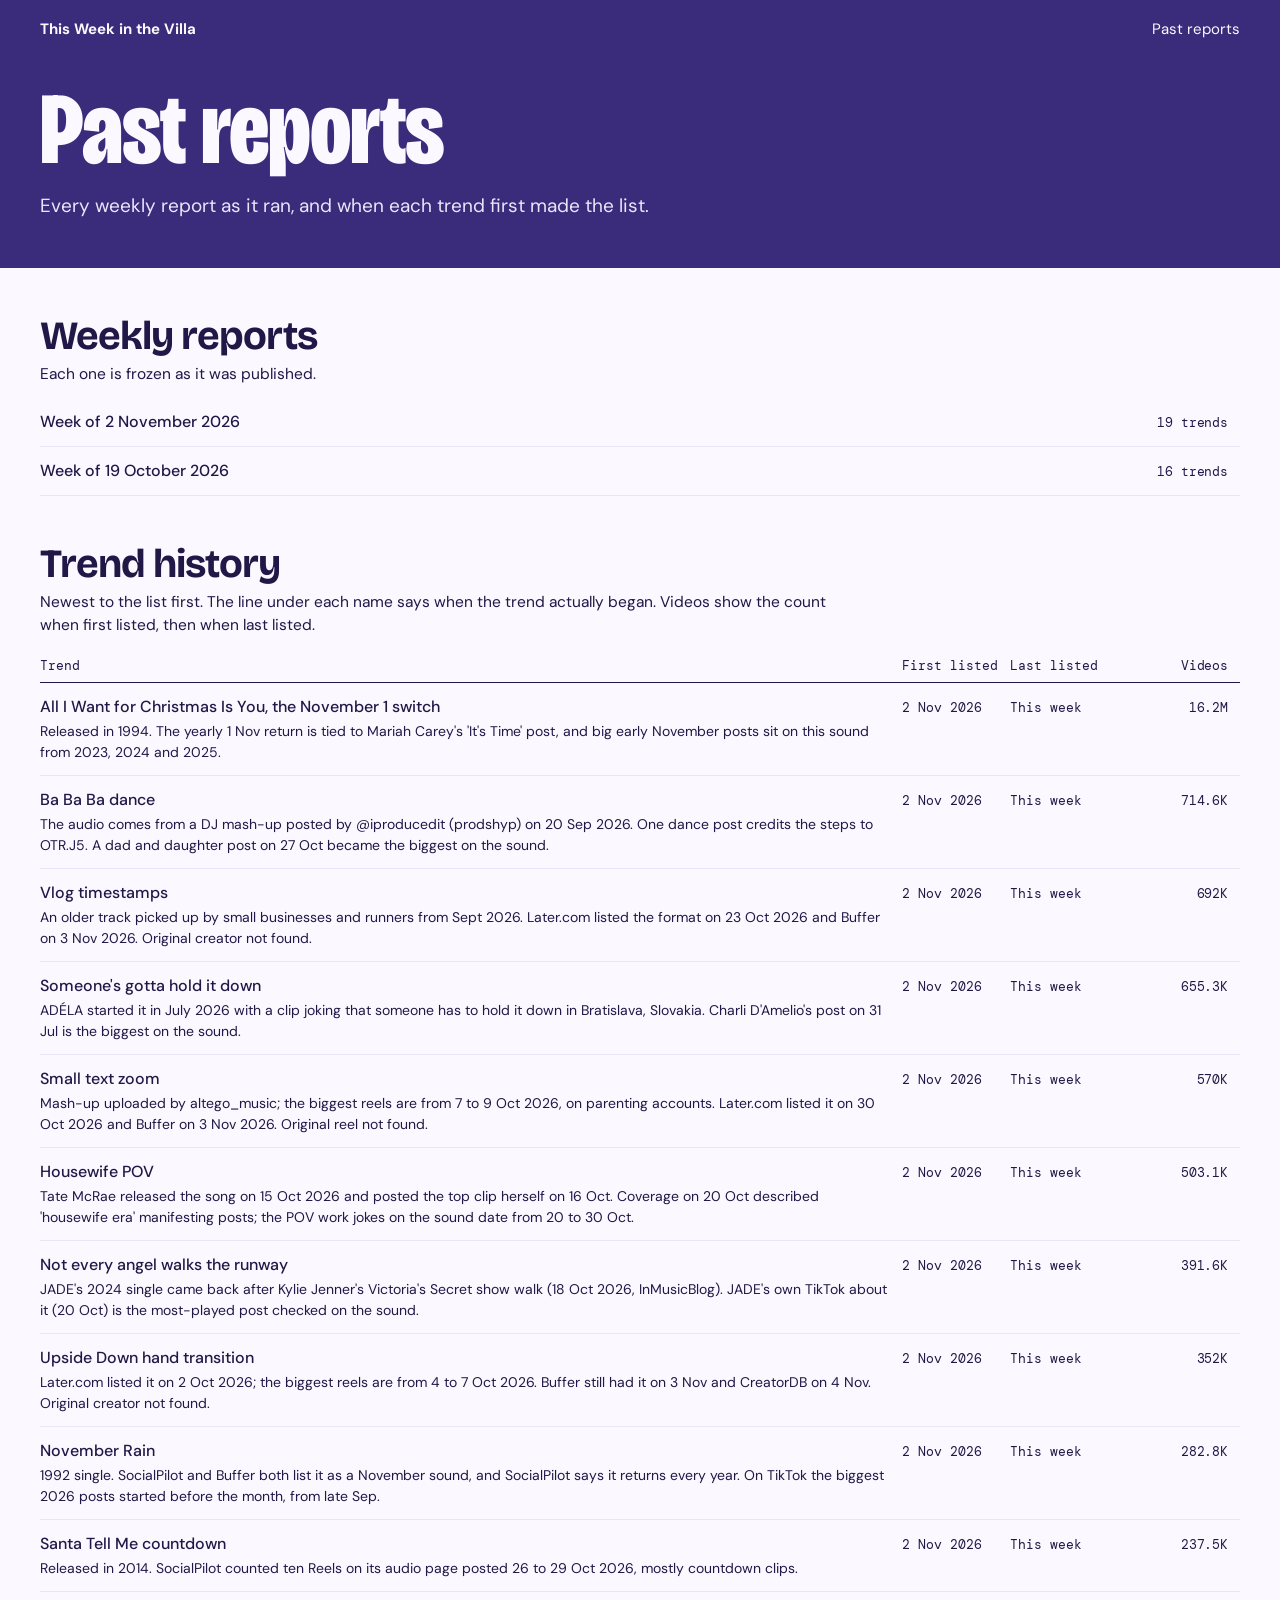
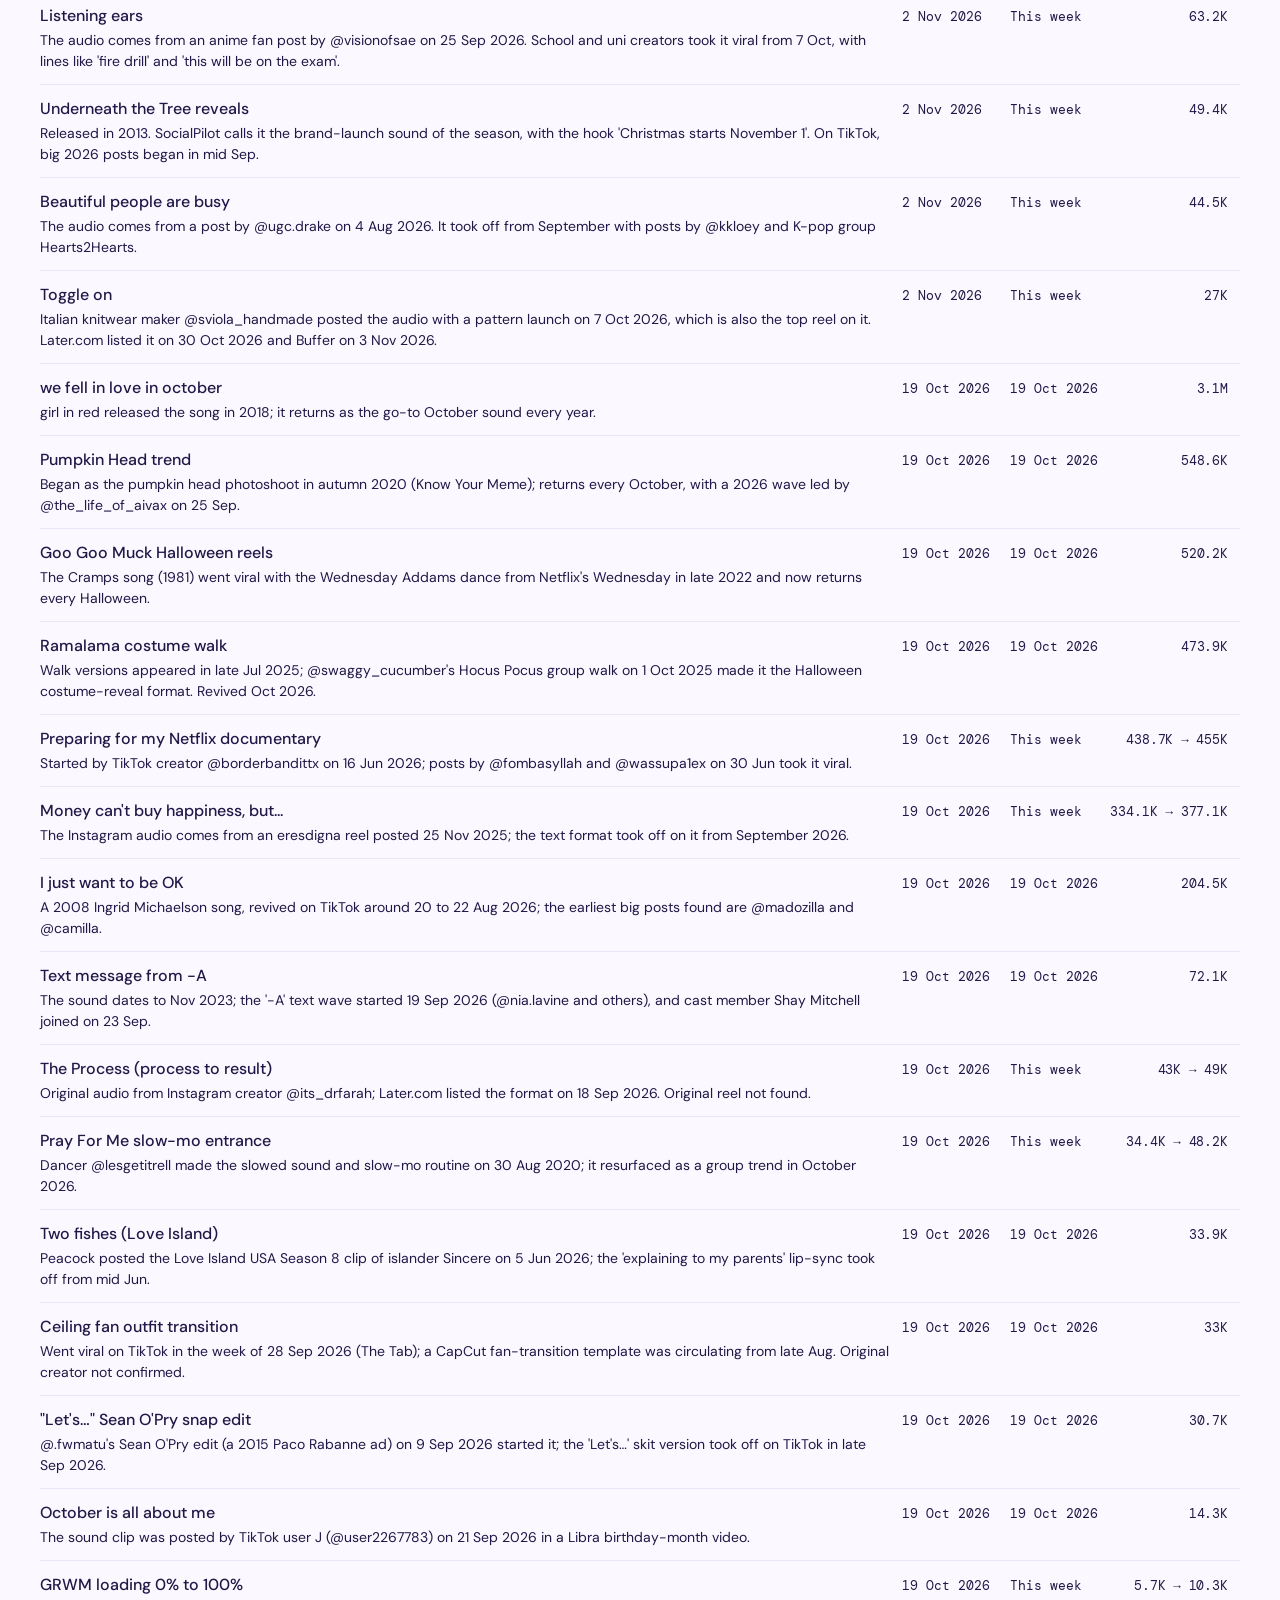
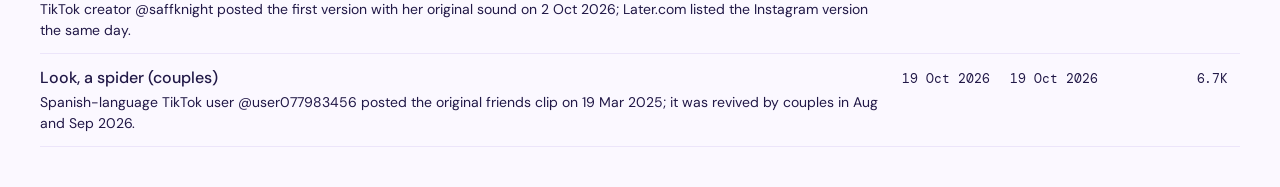
<file: archive/index.html>
<!doctype html>
<html lang="en-AU">
<head>
<meta charset="utf-8">
<meta name="viewport" content="width=device-width, initial-scale=1">
<title>This Week in the Villa Past Reports</title>
<link rel="icon" href="/this-week-in-the-villa/icon-64.png"><link rel="apple-touch-icon" href="/this-week-in-the-villa/icon-180.png">
<link rel="preconnect" href="https://fonts.googleapis.com"><link rel="preconnect" href="https://fonts.gstatic.com" crossorigin>
<link href="https://fonts.googleapis.com/css2?family=Bricolage+Grotesque:opsz,wdth,wght@12..96,75..100,400..800&family=DM+Mono:wght@400;500&family=DM+Sans:opsz,wght@9..40,400..700&display=swap" rel="stylesheet">
<style>
:root{--deep:#3A2C7A;--paper:#FBF8FF;--accent:#6D45D1;--pop:#F7C9DC;--tint:#B9A8F2;--ink:#211847;--soft:#ECE5FA;
--head:"Bricolage Grotesque",system-ui,sans-serif;--body:"DM Sans",system-ui,sans-serif;--mono:"DM Mono",ui-monospace,monospace;--bar:0px;--arch:999px 999px 0 0}
*{box-sizing:border-box;margin:0;padding:0}
html{color-scheme:light;-webkit-text-size-adjust:100%}
body{background:var(--paper);color:var(--ink);font:400 16px/1.5 var(--body);-webkit-font-smoothing:antialiased}
a{color:inherit}
img{display:block;width:100%;height:100%;object-fit:cover;background:var(--soft)}
ul,ol{list-style:none}
h1,h2,h3{font-family:var(--head);font-weight:700;letter-spacing:-.025em;line-height:1.02;text-wrap:balance}
button{font:inherit;color:inherit;background:none;border:0;cursor:pointer;text-align:left}
:focus-visible{outline:3px solid var(--pop);outline-offset:2px}
.num{font-family:var(--mono);font-size:.82em;letter-spacing:-.01em}
.spark{display:block;width:100%;height:auto;overflow:visible}

/* status mark: the arch itself, filled with the status colour */
.st{display:inline-flex;align-items:center;gap:6px;font-family:var(--mono);font-size:12.5px;white-space:nowrap}
.st i{width:10px;height:13px;border-radius:5px 5px 0 0;flex:none}
.st.rise i{background:#D9518A}.st.peak i{background:var(--accent)}.st.flat i{background:var(--tint)}.st.fade i{background:transparent;box-shadow:inset 0 0 0 1.5px currentColor}

/* ============ A: magazine ============ */
.wrap{max-width:1320px;margin:0 auto;padding:0 40px}
.a-hero{position:relative;background:var(--deep);color:var(--paper);overflow:hidden;display:grid;grid-template-columns:minmax(0,1fr) minmax(0,1fr);column-gap:48px;padding:18px 40px 0}
.a-nav,.a-mast{grid-column:1/-1}
.a-col{display:flex;flex-direction:column;padding-bottom:44px}
.a-nav{position:relative;z-index:2;display:flex;justify-content:space-between;gap:16px;font-size:15px}
.a-nav{align-items:center}
.a-nav span{display:flex;gap:8px}
.a-nav a{text-decoration:none}
.a-nav span a{display:inline-flex;align-items:center;min-height:38px;padding:0 16px;border-radius:999px;background:rgb(255 255 255 / .16);color:var(--paper);font-size:14.5px;font-weight:600;white-space:nowrap}
.a-nav span a:hover{background:var(--pop);color:var(--ink)}
.a-mast{position:relative;z-index:2;font:800 clamp(52px,8.5vw,136px)/.95 var(--head);font-stretch:75%;letter-spacing:-.012em;margin:12px 0 0;white-space:nowrap}
.a-mast br{display:none}
.a-what{margin-top:6px}
.a-what p{font-size:clamp(17px,1.5vw,20px);line-height:1.4;text-wrap:balance}
.a-btn{display:inline-flex;align-items:center;min-height:46px;margin-top:14px;padding:0 22px;border-radius:999px;background:var(--pop);color:var(--ink);font-weight:600;text-decoration:none}
.a-btn:hover{background:var(--paper)}
.a-kick{font:600 15px var(--body);color:var(--pop);margin-bottom:8px}
.a-lead{padding-top:30px}
.a-lead h1{font-size:clamp(38px,4.9vw,70px);font-weight:600}
.a-trio{display:flex;gap:12px;align-items:flex-end;min-height:400px;margin-top:6px}
.a-trio a{display:block;flex:1;min-width:0;height:84%;border-radius:var(--arch);overflow:hidden;box-shadow:0 0 0 6px var(--accent)}
.a-trio a:nth-child(2){height:100%;box-shadow:0 0 0 6px var(--pop)}
.a-trio a:hover{box-shadow:0 0 0 6px var(--paper)}
.a-lead h1{font-size:clamp(38px,4.9vw,70px);font-weight:600}

.a-feature{background:var(--pop);padding:88px 0 96px}
.a-feature h2{font-size:clamp(40px,6.6vw,96px);max-width:20ch;font-weight:800;font-stretch:85%;letter-spacing:-.015em}
.a-fgrid{display:grid;grid-template-columns:5fr 7fr;gap:64px;margin-top:56px;align-items:end}
.a-facts li{font-size:20px;line-height:1.35;padding:14px 0;border-top:2px solid var(--ink)}
.a-arcade{display:grid;grid-template-columns:repeat(4,minmax(0,1fr));gap:14px}
.a-arcade .pic,.a-five .pic{aspect-ratio:3/4.4;border-radius:var(--arch);overflow:hidden;display:block}
.a-arcade h3{font-size:18px;font-weight:600;letter-spacing:-.01em;line-height:1.12;margin-top:10px}
.a-arcade p{font-size:13.5px;margin-top:4px}

.a-moments{padding:96px 0 40px}
.a-moments>.wrap{display:grid;grid-template-columns:1fr 1fr;gap:56px 72px}
.a-moments h2{grid-column:1/-1;font-size:clamp(32px,3.6vw,48px)}
.a-moments h3{font-size:clamp(26px,2.7vw,38px);font-weight:600}
.a-moments p{margin-top:10px;font-size:17px;max-width:44ch}
.a-moments a{display:inline-block;margin-top:8px;font-size:14.5px}

.a-list{padding:128px 0 96px}
.a-list>.wrap>h2{font-size:clamp(44px,7vw,104px);font-weight:800;font-stretch:85%;letter-spacing:-.015em}
.a-list>.wrap>p{font-size:19px;margin-top:10px;max-width:56ch}
.a-one{display:grid;grid-template-columns:minmax(0,4fr) minmax(0,7fr);gap:56px;align-items:end;margin-top:56px}
.a-one .pic{display:block;aspect-ratio:3/4;border-radius:var(--arch);overflow:hidden}
.a-one .rk{font:800 clamp(96px,14vw,200px)/.8 var(--head);color:var(--accent);letter-spacing:-.05em}
.a-one h3{font-size:clamp(36px,5vw,72px);font-weight:700;margin-top:18px}
.a-one .meta{display:flex;flex-wrap:wrap;gap:6px 20px;margin-top:14px;align-items:center;font-size:17px}
.a-one .tx{margin-top:14px;font-size:18px;max-width:54ch}
.a-five{display:grid;grid-template-columns:repeat(4,minmax(0,1fr));gap:24px;margin-top:72px}
.a-five a{text-decoration:none}
.a-five h3{font-size:24px;font-weight:600;line-height:1.08;margin-top:14px}
.a-five h3 span{color:var(--accent);font-weight:800;margin-right:6px}
.a-five .meta{display:flex;justify-content:space-between;gap:10px;align-items:center;margin-top:8px;font-size:17px}
.a-rows{display:grid;grid-template-columns:minmax(0,1fr) minmax(0,1fr);gap:0 56px;margin-top:64px}
.a-row{display:grid;grid-template-columns:48px 34px minmax(0,1fr) auto;gap:12px;align-items:center;padding:12px 0;text-decoration:none;border-bottom:1px solid var(--soft)}
.a-row .th{width:48px;height:62px;border-radius:var(--arch);overflow:hidden}
.a-row .rk{font:700 20px/1 var(--head)}
.a-row h4{font:600 17.5px/1.15 var(--head);letter-spacing:-.01em}
.a-row small{display:block;font-size:13.5px;line-height:1.3;margin-top:3px}
.a-row .r{text-align:right;display:grid;gap:3px;justify-items:end;font-size:16px}
.a-row:hover h4{text-decoration:underline}
.a-dated{background:var(--soft);margin-top:72px;padding:40px 44px 32px;border-radius:220px 220px 0 0}
.a-dated h3{font-size:clamp(28px,3.2vw,44px);text-align:center}
.a-dated>p{text-align:center;margin-top:6px}
.a-dated .a-rows{margin-top:20px}
.a-dated .a-row{border-bottom-color:var(--paper)}

.a-words{background:var(--deep);color:var(--paper);padding:88px 0}
.a-words .a-kick{font-size:16px}
.a-words h2{font-size:clamp(36px,5vw,72px);max-width:17ch;font-weight:700}
.a-wtop{display:grid;grid-template-columns:minmax(0,1fr) minmax(0,1fr);gap:40px;margin-top:48px}
.a-wtop h3{font-size:clamp(44px,6vw,84px);font-weight:800;color:var(--pop)}
.a-wtop p{margin:6px 0 16px;font-size:17px}
.a-wtop .st{font-size:14px;margin-right:14px}
.a-wtop .spark{color:var(--pop);margin-top:12px}
.a-wall{display:grid;grid-template-columns:repeat(4,minmax(0,1fr));gap:28px 32px;margin-top:64px}
.a-wall h4{font:600 19px/1.1 var(--head)}
.a-wall .ln{display:flex;justify-content:space-between;align-items:center;gap:8px;margin:5px 0 8px;font-size:15px}
.a-wall .st{font-size:12px}
.a-wall .spark{color:var(--tint)}
.a-wnote{margin-top:32px;font-size:14.5px;max-width:72ch;color:var(--soft)}
.a-phr{display:flex;flex-wrap:wrap;gap:14px 36px;margin-top:48px;font:500 20px/1.25 var(--head)}
.a-phr li{display:grid;gap:3px}

.a-foot{background:var(--accent);color:var(--paper);padding:64px 0 44px}
.a-foot .big{display:grid;grid-template-columns:1fr 1fr;gap:32px}
.a-foot a.lk{font:800 clamp(40px,6.4vw,92px)/1 var(--head);font-stretch:85%;letter-spacing:-.015em;text-underline-offset:8px;text-decoration-thickness:3px}
.a-foot p{margin-top:12px;font:700 20px/1.3 var(--body);max-width:30ch}

@media (max-width:980px){
 .a-fgrid,.a-one{grid-template-columns:minmax(0,1fr);gap:36px}
 .a-rows{grid-template-columns:minmax(0,1fr)}
 .a-wall{grid-template-columns:repeat(3,minmax(0,1fr))}
}
@media (max-width:760px){
 .wrap{padding:0 16px}
 .a-hero{display:flex;flex-direction:column;padding:14px 16px 0}
 .a-col{padding-bottom:0}
 .a-trio{height:280px;margin-top:24px}
 .a-nav{font-size:13px;flex-wrap:wrap;gap:4px 8px}.a-nav span{gap:4px;flex-wrap:wrap}.a-nav span a{min-height:36px;padding:0 8px;font-size:12.5px}
 .a-mast{white-space:normal;font-size:clamp(52px,19vw,104px);line-height:.9}
 .a-mast br{display:inline}
 .a-lead{padding-top:20px}
 .a-feature{padding:56px 0 60px}
 .a-arcade{grid-template-columns:repeat(2,minmax(0,1fr));gap:20px 14px}
 .a-facts li{font-size:18px}
 .a-moments{padding:60px 0 8px}
 .a-moments>.wrap{grid-template-columns:minmax(0,1fr);gap:30px}
 .a-list{padding:60px 0 56px}
 .a-five{grid-template-columns:repeat(2,minmax(0,1fr));gap:28px 14px;margin-top:44px}
 .a-five h3{font-size:20px}
 .a-five .meta{flex-direction:column;align-items:flex-start;gap:2px}
 .a-row{grid-template-columns:44px 26px minmax(0,1fr);gap:4px 10px}
 .a-row .th{width:44px;height:58px;grid-row:span 2}
 .a-row .rk{grid-row:span 2}
 .a-row .r{grid-column:3;display:flex;justify-content:space-between;align-items:center;gap:10px;text-align:left}
 .a-dated{padding:36px 16px 16px;border-radius:120px 120px 0 0;margin-left:-16px;margin-right:-16px}
 .a-words{padding:56px 0}
 .a-wtop{grid-template-columns:minmax(0,1fr);gap:32px}
 .a-wall{grid-template-columns:repeat(2,minmax(0,1fr));gap:22px 18px;margin-top:40px}
 .a-foot .big{grid-template-columns:minmax(0,1fr)}
}


/* full write-ups */
.a-full{padding:88px 0 40px}
.a-full>.wrap>h2{font-size:clamp(44px,7vw,104px);font-weight:800;font-stretch:85%;letter-spacing:-.015em}
.trend{display:grid;grid-template-columns:240px minmax(0,1fr);gap:40px;padding:40px 0;border-bottom:1px solid var(--soft);scroll-margin-top:12px}
.trend figure .pic,.trend figure>img{display:block;aspect-ratio:3/4.4;border-radius:var(--arch);overflow:hidden}
.trend figcaption{margin-top:8px;font:400 12.5px var(--mono)}
.trend .meta{display:flex;flex-wrap:wrap;gap:6px 18px;align-items:center;font:400 12.5px var(--mono)}
.trend .rk{font:800 24px/1 var(--head);color:var(--accent)}
.trend h3{font-size:clamp(28px,3.4vw,42px);margin:10px 0}
.trend .what{font-size:18px;max-width:62ch}
.trend dl{display:grid;grid-template-columns:7.5em minmax(0,1fr);gap:10px 16px;margin:22px 0;max-width:68ch;font-size:15.5px}
.trend dt{font:500 12.5px/1.8 var(--mono)}
.ex{display:grid;gap:6px;font-size:15px}
.ex li{display:flex;flex-wrap:wrap;gap:4px 12px;align-items:baseline}
.ex a{font-weight:500}.ex span{font:400 12.5px var(--mono)}
.src{margin-top:16px;font:400 11.5px var(--mono)}
.how{padding-top:24px;padding-bottom:64px;display:grid;gap:10px;font-size:14px}
.how p{max-width:72ch}
.a-foot a.lk:hover,.a-row:hover h4{text-decoration-thickness:2px}

/* past reports and slides pages */
.sub-top{background:var(--deep);color:var(--paper);padding:18px 0 48px}
.sub-top .a-nav{margin-bottom:40px}
.sub-top h1{font:800 clamp(48px,8vw,104px)/.95 var(--head);font-stretch:75%;letter-spacing:-.012em}
.sub-top p.lead{margin-top:14px;font-size:19px;max-width:48ch;color:var(--soft)}
.sub h2{font-size:clamp(28px,3.2vw,40px);margin:48px 0 6px}
.sub h2+p{font-size:15.5px;margin-bottom:12px;max-width:72ch}
.sub table{width:100%;border-collapse:collapse;margin-bottom:40px}
.sub th{text-align:left;font:400 12.5px var(--mono);padding:8px 12px 8px 0;border-bottom:1px solid var(--ink);white-space:nowrap}
.sub td{padding:12px 12px 12px 0;border-bottom:1px solid var(--soft);vertical-align:baseline}
.sub td a{font-weight:500;text-decoration:none}.sub td a:hover{text-decoration:underline}
.sub .origin{display:block;font-size:14px;margin-top:2px}
.sub .num,.sub .first,.sub .when{font:400 12.5px var(--mono);white-space:nowrap}
.sub .num{text-align:right}
@media (max-width:760px){
 .trend{grid-template-columns:minmax(0,1fr);gap:20px}.trend figure{max-width:220px}
 .trend dl{grid-template-columns:minmax(0,1fr);gap:2px}.trend dd{margin-bottom:10px}
 .sub .num,.sub .first,.sub .when{white-space:normal}.sub td.when,.sub th.when{display:none}
}
</style>
</head>
<body>
<header class="sub-top"><div class="wrap"><div class="a-nav"><a href="../"><b>This Week in the Villa</b></a><span>Past reports</span></div><h1>Past reports</h1><p class="lead">Every weekly report as it ran, and when each trend first made the list.</p></div></header>
<div class="wrap sub">
<h2>Weekly reports</h2>
<p>Each one is frozen as it was published.</p>
<table><tbody><tr><td><a href="2026-11-02/">Week of 2 November 2026</a></td><td class="num">19 trends</td></tr><tr><td><a href="2026-10-19/">Week of 19 October 2026</a></td><td class="num">16 trends</td></tr></tbody></table>
<h2>Trend history</h2>
<p>Newest to the list first. The line under each name says when the trend actually began. Videos show the count when first listed, then when last listed.</p>
<table><thead><tr><th>Trend</th><th>First listed</th><th class="when">Last listed</th><th class="num">Videos</th></tr></thead><tbody><tr><td><a href="2026-11-02/#t16">All I Want for Christmas Is You, the November 1 switch</a><span class="origin">Released in 1994. The yearly 1 Nov return is tied to Mariah Carey&#x27;s &#x27;It&#x27;s Time&#x27; post, and big early November posts sit on this sound from 2023, 2024 and 2025.</span></td><td class="first">2 Nov 2026</td><td class="when">This week</td><td class="num">16.2M</td></tr><tr><td><a href="2026-11-02/#t1">Ba Ba Ba dance</a><span class="origin">The audio comes from a DJ mash-up posted by @iproducedit (prodshyp) on 20 Sep 2026. One dance post credits the steps to OTR.J5. A dad and daughter post on 27 Oct became the biggest on the sound.</span></td><td class="first">2 Nov 2026</td><td class="when">This week</td><td class="num">714.6K</td></tr><tr><td><a href="2026-11-02/#t2">Vlog timestamps</a><span class="origin">An older track picked up by small businesses and runners from Sept 2026. Later.com listed the format on 23 Oct 2026 and Buffer on 3 Nov 2026. Original creator not found.</span></td><td class="first">2 Nov 2026</td><td class="when">This week</td><td class="num">692K</td></tr><tr><td><a href="2026-11-02/#t3">Someone&#x27;s gotta hold it down</a><span class="origin">ADÉLA started it in July 2026 with a clip joking that someone has to hold it down in Bratislava, Slovakia. Charli D&#x27;Amelio&#x27;s post on 31 Jul is the biggest on the sound.</span></td><td class="first">2 Nov 2026</td><td class="when">This week</td><td class="num">655.3K</td></tr><tr><td><a href="2026-11-02/#t4">Small text zoom</a><span class="origin">Mash-up uploaded by altego_music; the biggest reels are from 7 to 9 Oct 2026, on parenting accounts. Later.com listed it on 30 Oct 2026 and Buffer on 3 Nov 2026. Original reel not found.</span></td><td class="first">2 Nov 2026</td><td class="when">This week</td><td class="num">570K</td></tr><tr><td><a href="2026-11-02/#t5">Housewife POV</a><span class="origin">Tate McRae released the song on 15 Oct 2026 and posted the top clip herself on 16 Oct. Coverage on 20 Oct described &#x27;housewife era&#x27; manifesting posts; the POV work jokes on the sound date from 20 to 30 Oct.</span></td><td class="first">2 Nov 2026</td><td class="when">This week</td><td class="num">503.1K</td></tr><tr><td><a href="2026-11-02/#t7">Not every angel walks the runway</a><span class="origin">JADE&#x27;s 2024 single came back after Kylie Jenner&#x27;s Victoria&#x27;s Secret show walk (18 Oct 2026, InMusicBlog). JADE&#x27;s own TikTok about it (20 Oct) is the most-played post checked on the sound.</span></td><td class="first">2 Nov 2026</td><td class="when">This week</td><td class="num">391.6K</td></tr><tr><td><a href="2026-11-02/#t9">Upside Down hand transition</a><span class="origin">Later.com listed it on 2 Oct 2026; the biggest reels are from 4 to 7 Oct 2026. Buffer still had it on 3 Nov and CreatorDB on 4 Nov. Original creator not found.</span></td><td class="first">2 Nov 2026</td><td class="when">This week</td><td class="num">352K</td></tr><tr><td><a href="2026-11-02/#t17">November Rain</a><span class="origin">1992 single. SocialPilot and Buffer both list it as a November sound, and SocialPilot says it returns every year. On TikTok the biggest 2026 posts started before the month, from late Sep.</span></td><td class="first">2 Nov 2026</td><td class="when">This week</td><td class="num">282.8K</td></tr><tr><td><a href="2026-11-02/#t18">Santa Tell Me countdown</a><span class="origin">Released in 2014. SocialPilot counted ten Reels on its audio page posted 26 to 29 Oct 2026, mostly countdown clips.</span></td><td class="first">2 Nov 2026</td><td class="when">This week</td><td class="num">237.5K</td></tr><tr><td><a href="2026-11-02/#t10">Listening ears</a><span class="origin">The audio comes from an anime fan post by @visionofsae on 25 Sep 2026. School and uni creators took it viral from 7 Oct, with lines like &#x27;fire drill&#x27; and &#x27;this will be on the exam&#x27;.</span></td><td class="first">2 Nov 2026</td><td class="when">This week</td><td class="num">63.2K</td></tr><tr><td><a href="2026-11-02/#t19">Underneath the Tree reveals</a><span class="origin">Released in 2013. SocialPilot calls it the brand-launch sound of the season, with the hook &#x27;Christmas starts November 1&#x27;. On TikTok, big 2026 posts began in mid Sep.</span></td><td class="first">2 Nov 2026</td><td class="when">This week</td><td class="num">49.4K</td></tr><tr><td><a href="2026-11-02/#t13">Beautiful people are busy</a><span class="origin">The audio comes from a post by @ugc.drake on 4 Aug 2026. It took off from September with posts by @kkloey and K-pop group Hearts2Hearts.</span></td><td class="first">2 Nov 2026</td><td class="when">This week</td><td class="num">44.5K</td></tr><tr><td><a href="2026-11-02/#t14">Toggle on</a><span class="origin">Italian knitwear maker @sviola_handmade posted the audio with a pattern launch on 7 Oct 2026, which is also the top reel on it. Later.com listed it on 30 Oct 2026 and Buffer on 3 Nov 2026.</span></td><td class="first">2 Nov 2026</td><td class="when">This week</td><td class="num">27K</td></tr><tr><td><a href="2026-10-19/#t12">we fell in love in october</a><span class="origin">girl in red released the song in 2018; it returns as the go-to October sound every year.</span></td><td class="first">19 Oct 2026</td><td class="when">19 Oct 2026</td><td class="num">3.1M</td></tr><tr><td><a href="2026-10-19/#t13">Pumpkin Head trend</a><span class="origin">Began as the pumpkin head photoshoot in autumn 2020 (Know Your Meme); returns every October, with a 2026 wave led by @the_life_of_aivax on 25 Sep.</span></td><td class="first">19 Oct 2026</td><td class="when">19 Oct 2026</td><td class="num">548.6K</td></tr><tr><td><a href="2026-10-19/#t14">Goo Goo Muck Halloween reels</a><span class="origin">The Cramps song (1981) went viral with the Wednesday Addams dance from Netflix&#x27;s Wednesday in late 2022 and now returns every Halloween.</span></td><td class="first">19 Oct 2026</td><td class="when">19 Oct 2026</td><td class="num">520.2K</td></tr><tr><td><a href="2026-10-19/#t15">Ramalama costume walk</a><span class="origin">Walk versions appeared in late Jul 2025; @swaggy_cucumber&#x27;s Hocus Pocus group walk on 1 Oct 2025 made it the Halloween costume-reveal format. Revived Oct 2026.</span></td><td class="first">19 Oct 2026</td><td class="when">19 Oct 2026</td><td class="num">473.9K</td></tr><tr><td><a href="2026-11-02/#t6">Preparing for my Netflix documentary</a><span class="origin">Started by TikTok creator @borderbandittx on 16 Jun 2026; posts by @fombasyllah and @wassupa1ex on 30 Jun took it viral.</span></td><td class="first">19 Oct 2026</td><td class="when">This week</td><td class="num">438.7K → 455K</td></tr><tr><td><a href="2026-11-02/#t8">Money can&#x27;t buy happiness, but...</a><span class="origin">The Instagram audio comes from an eresdigna reel posted 25 Nov 2025; the text format took off on it from September 2026.</span></td><td class="first">19 Oct 2026</td><td class="when">This week</td><td class="num">334.1K → 377.1K</td></tr><tr><td><a href="2026-10-19/#t3">I just want to be OK</a><span class="origin">A 2008 Ingrid Michaelson song, revived on TikTok around 20 to 22 Aug 2026; the earliest big posts found are @madozilla and @camilla.</span></td><td class="first">19 Oct 2026</td><td class="when">19 Oct 2026</td><td class="num">204.5K</td></tr><tr><td><a href="2026-10-19/#t4">Text message from -A</a><span class="origin">The sound dates to Nov 2023; the &#x27;-A&#x27; text wave started 19 Sep 2026 (@nia.lavine and others), and cast member Shay Mitchell joined on 23 Sep.</span></td><td class="first">19 Oct 2026</td><td class="when">19 Oct 2026</td><td class="num">72.1K</td></tr><tr><td><a href="2026-11-02/#t11">The Process (process to result)</a><span class="origin">Original audio from Instagram creator @its_drfarah; Later.com listed the format on 18 Sep 2026. Original reel not found.</span></td><td class="first">19 Oct 2026</td><td class="when">This week</td><td class="num">43K → 49K</td></tr><tr><td><a href="2026-11-02/#t12">Pray For Me slow-mo entrance</a><span class="origin">Dancer @lesgetitrell made the slowed sound and slow-mo routine on 30 Aug 2020; it resurfaced as a group trend in October 2026.</span></td><td class="first">19 Oct 2026</td><td class="when">This week</td><td class="num">34.4K → 48.2K</td></tr><tr><td><a href="2026-10-19/#t7">Two fishes (Love Island)</a><span class="origin">Peacock posted the Love Island USA Season 8 clip of islander Sincere on 5 Jun 2026; the &#x27;explaining to my parents&#x27; lip-sync took off from mid Jun.</span></td><td class="first">19 Oct 2026</td><td class="when">19 Oct 2026</td><td class="num">33.9K</td></tr><tr><td><a href="2026-10-19/#t8">Ceiling fan outfit transition</a><span class="origin">Went viral on TikTok in the week of 28 Sep 2026 (The Tab); a CapCut fan-transition template was circulating from late Aug. Original creator not confirmed.</span></td><td class="first">19 Oct 2026</td><td class="when">19 Oct 2026</td><td class="num">33K</td></tr><tr><td><a href="2026-10-19/#t9">&quot;Let&#x27;s…&quot; Sean O&#x27;Pry snap edit</a><span class="origin">@.fwmatu&#x27;s Sean O&#x27;Pry edit (a 2015 Paco Rabanne ad) on 9 Sep 2026 started it; the &#x27;Let&#x27;s…&#x27; skit version took off on TikTok in late Sep 2026.</span></td><td class="first">19 Oct 2026</td><td class="when">19 Oct 2026</td><td class="num">30.7K</td></tr><tr><td><a href="2026-10-19/#t16">October is all about me</a><span class="origin">The sound clip was posted by TikTok user J (@user2267783) on 21 Sep 2026 in a Libra birthday-month video.</span></td><td class="first">19 Oct 2026</td><td class="when">19 Oct 2026</td><td class="num">14.3K</td></tr><tr><td><a href="2026-11-02/#t15">GRWM loading 0% to 100%</a><span class="origin">TikTok creator @saffknight posted the first version with her original sound on 2 Oct 2026; Later.com listed the Instagram version the same day.</span></td><td class="first">19 Oct 2026</td><td class="when">This week</td><td class="num">5.7K → 10.3K</td></tr><tr><td><a href="2026-10-19/#t10">Look, a spider (couples)</a><span class="origin">Spanish-language TikTok user @user077983456 posted the original friends clip on 19 Mar 2025; it was revived by couples in Aug and Sep 2026.</span></td><td class="first">19 Oct 2026</td><td class="when">19 Oct 2026</td><td class="num">6.7K</td></tr></tbody></table>
</div>
</body>
</html>
</file>
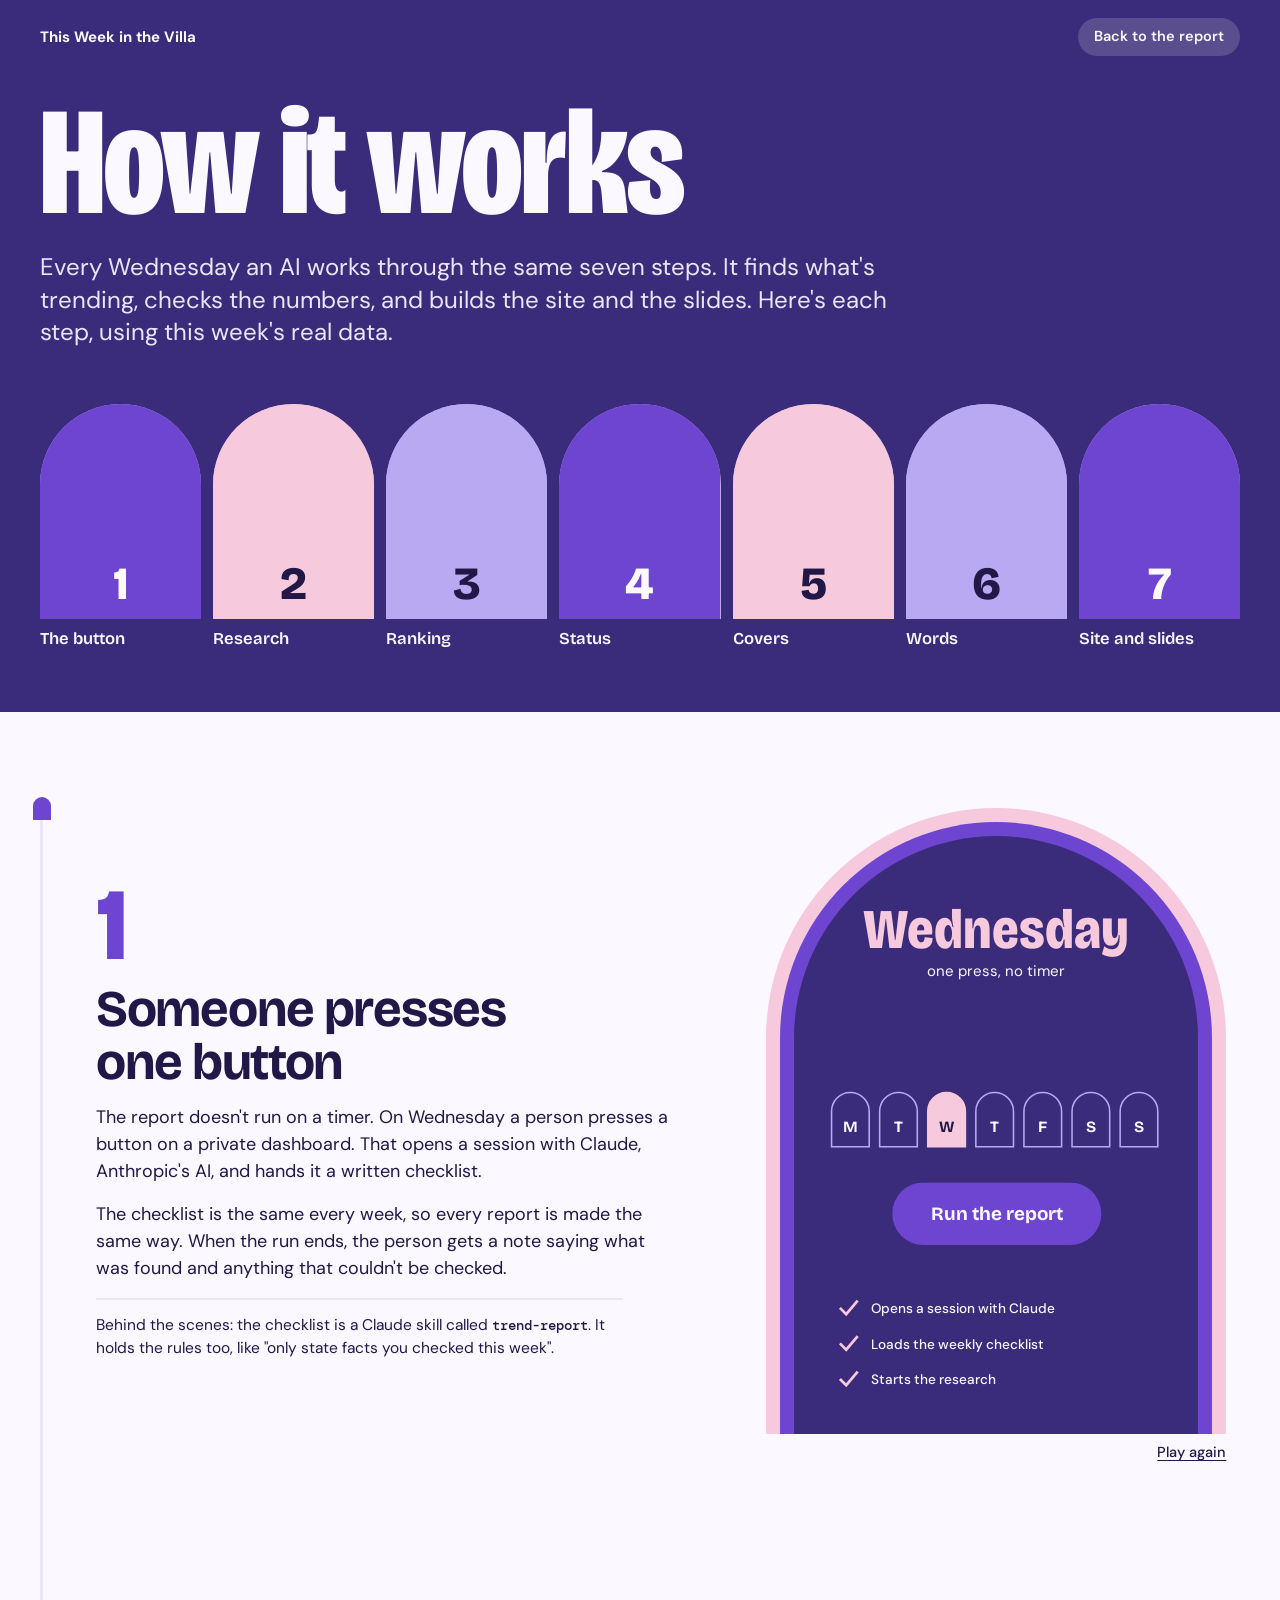
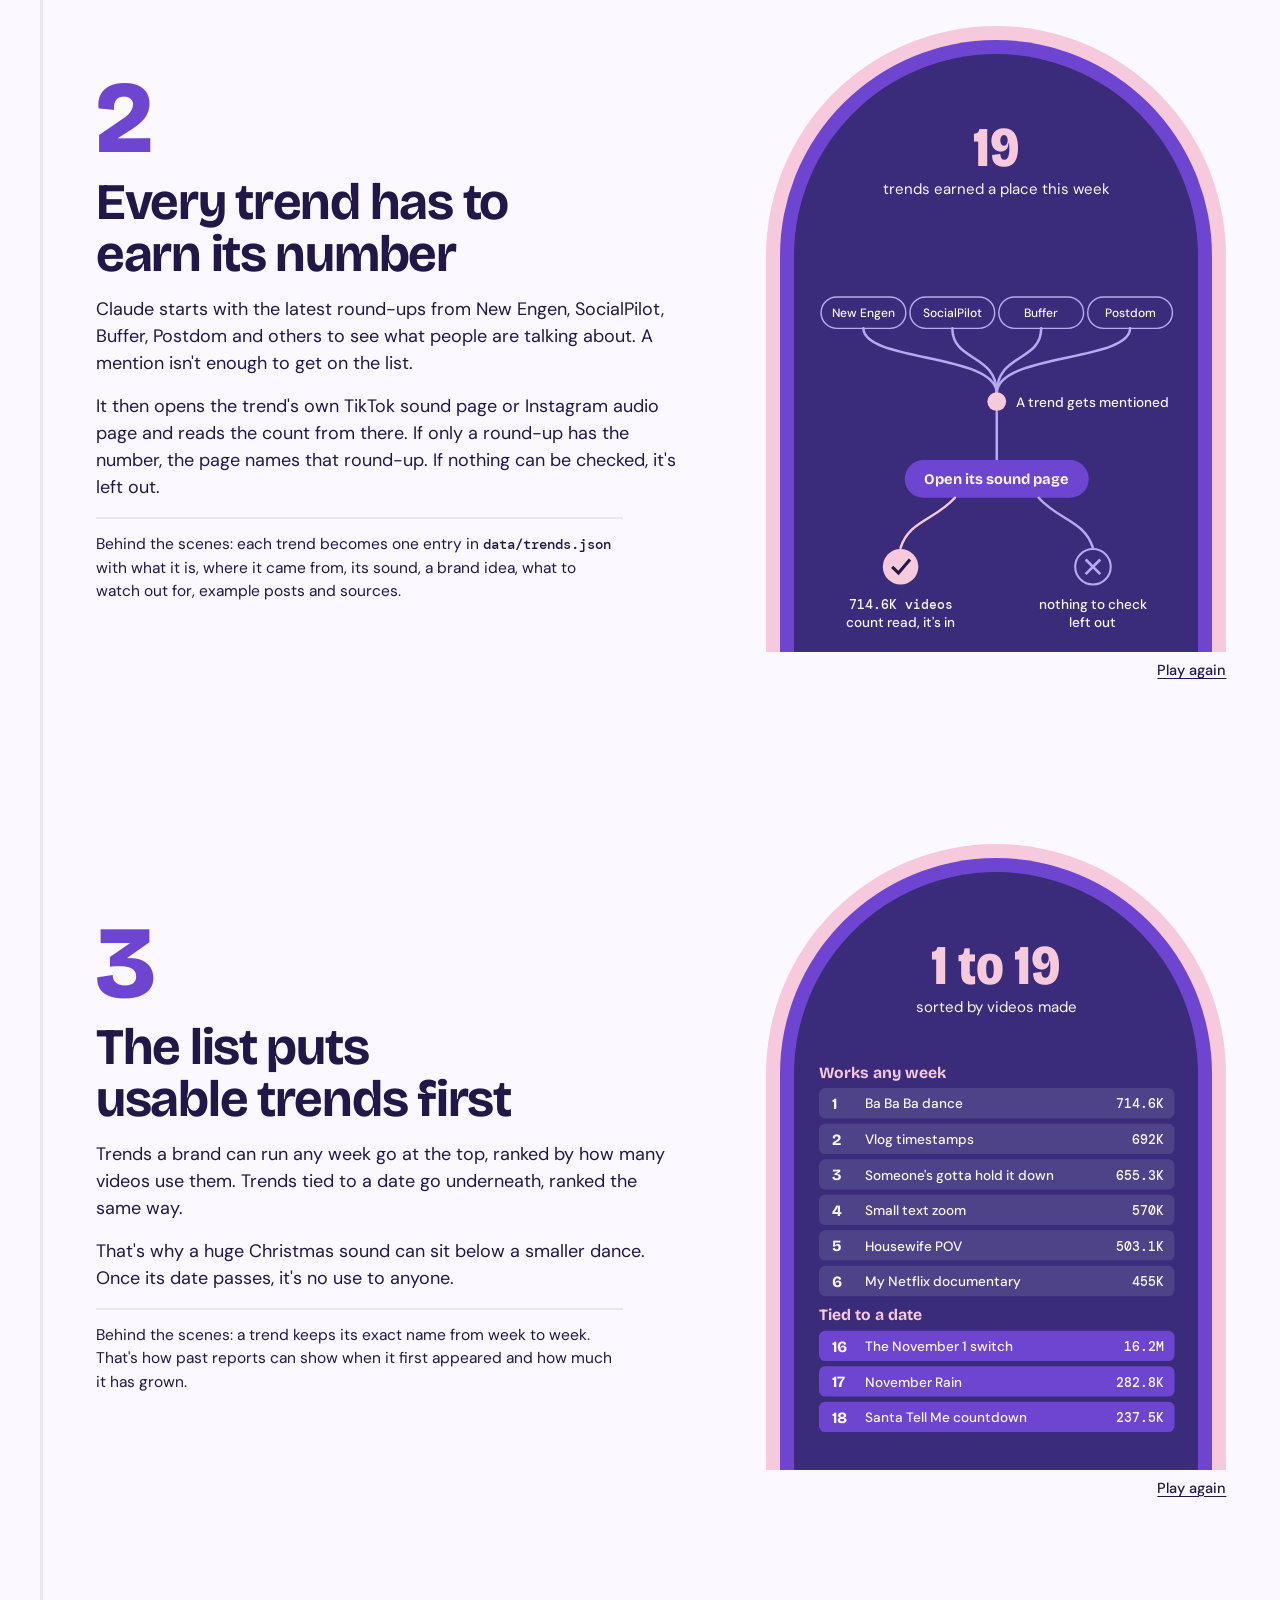
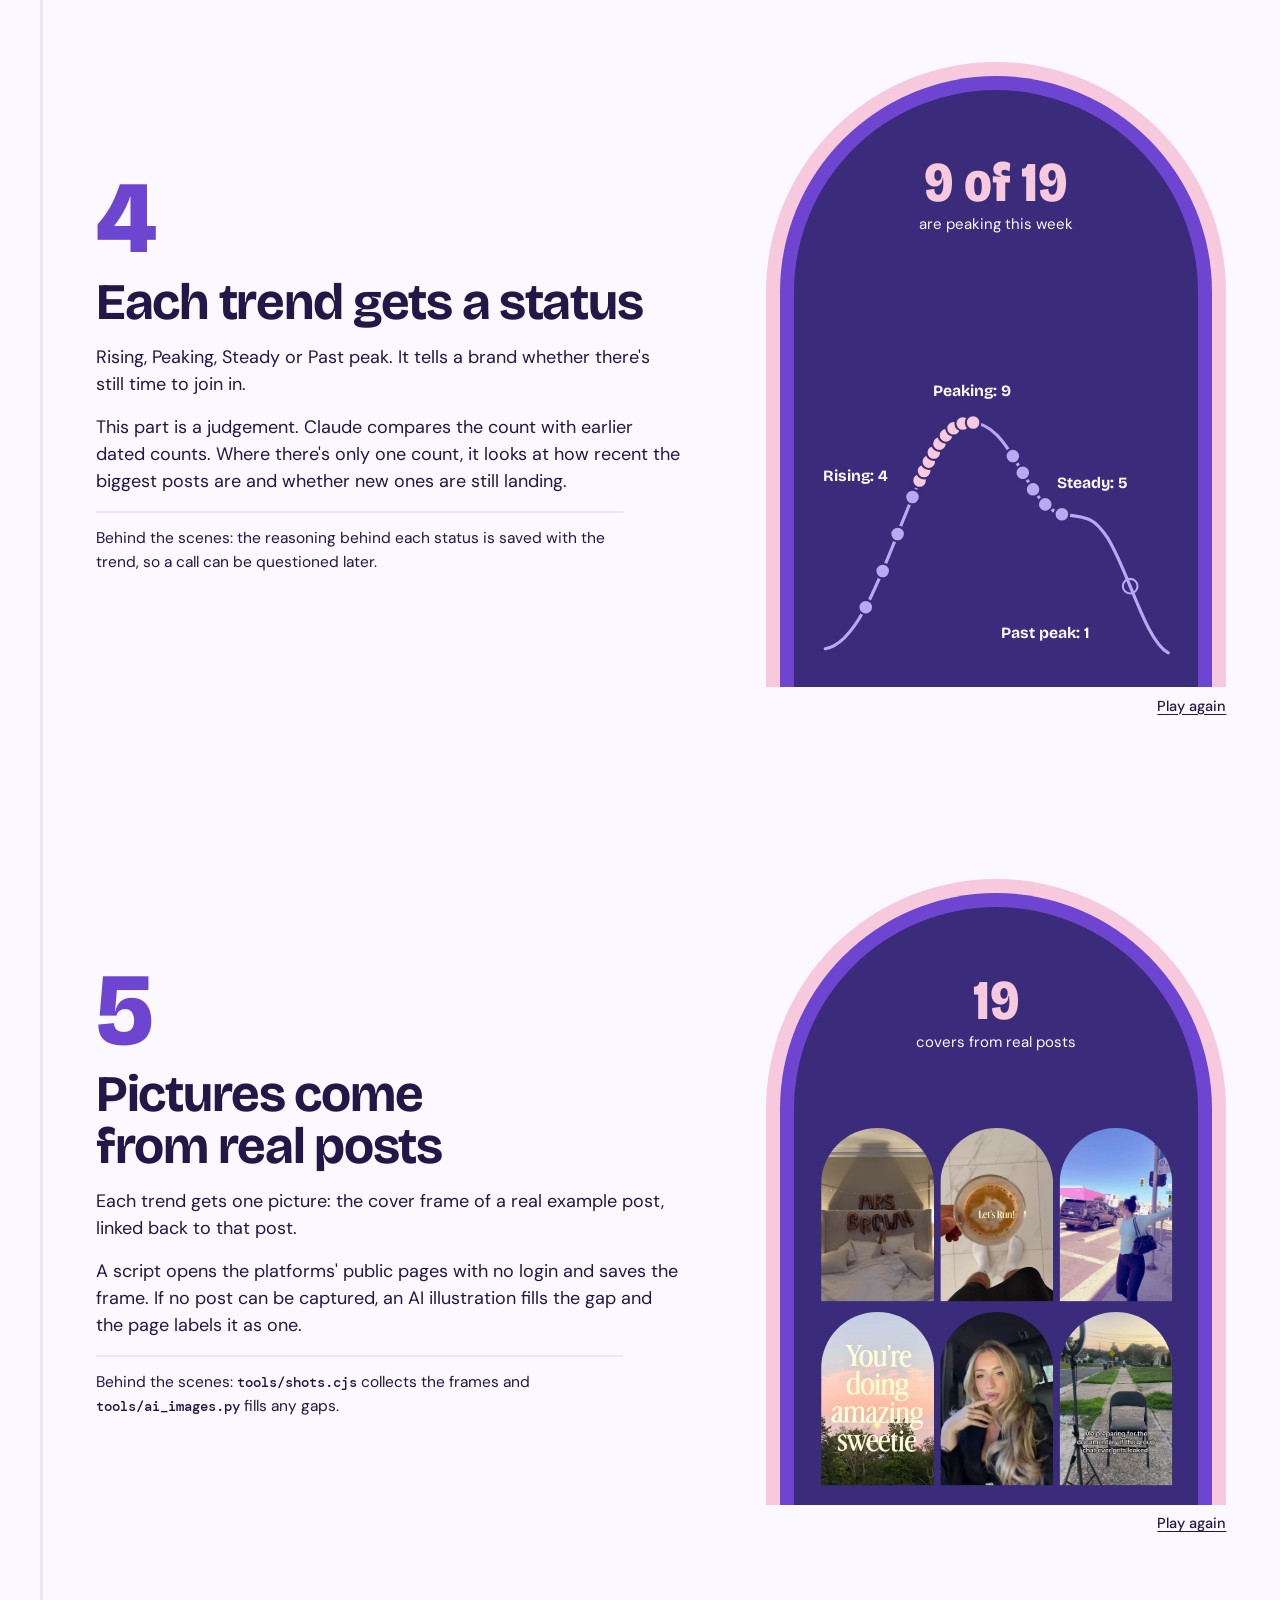
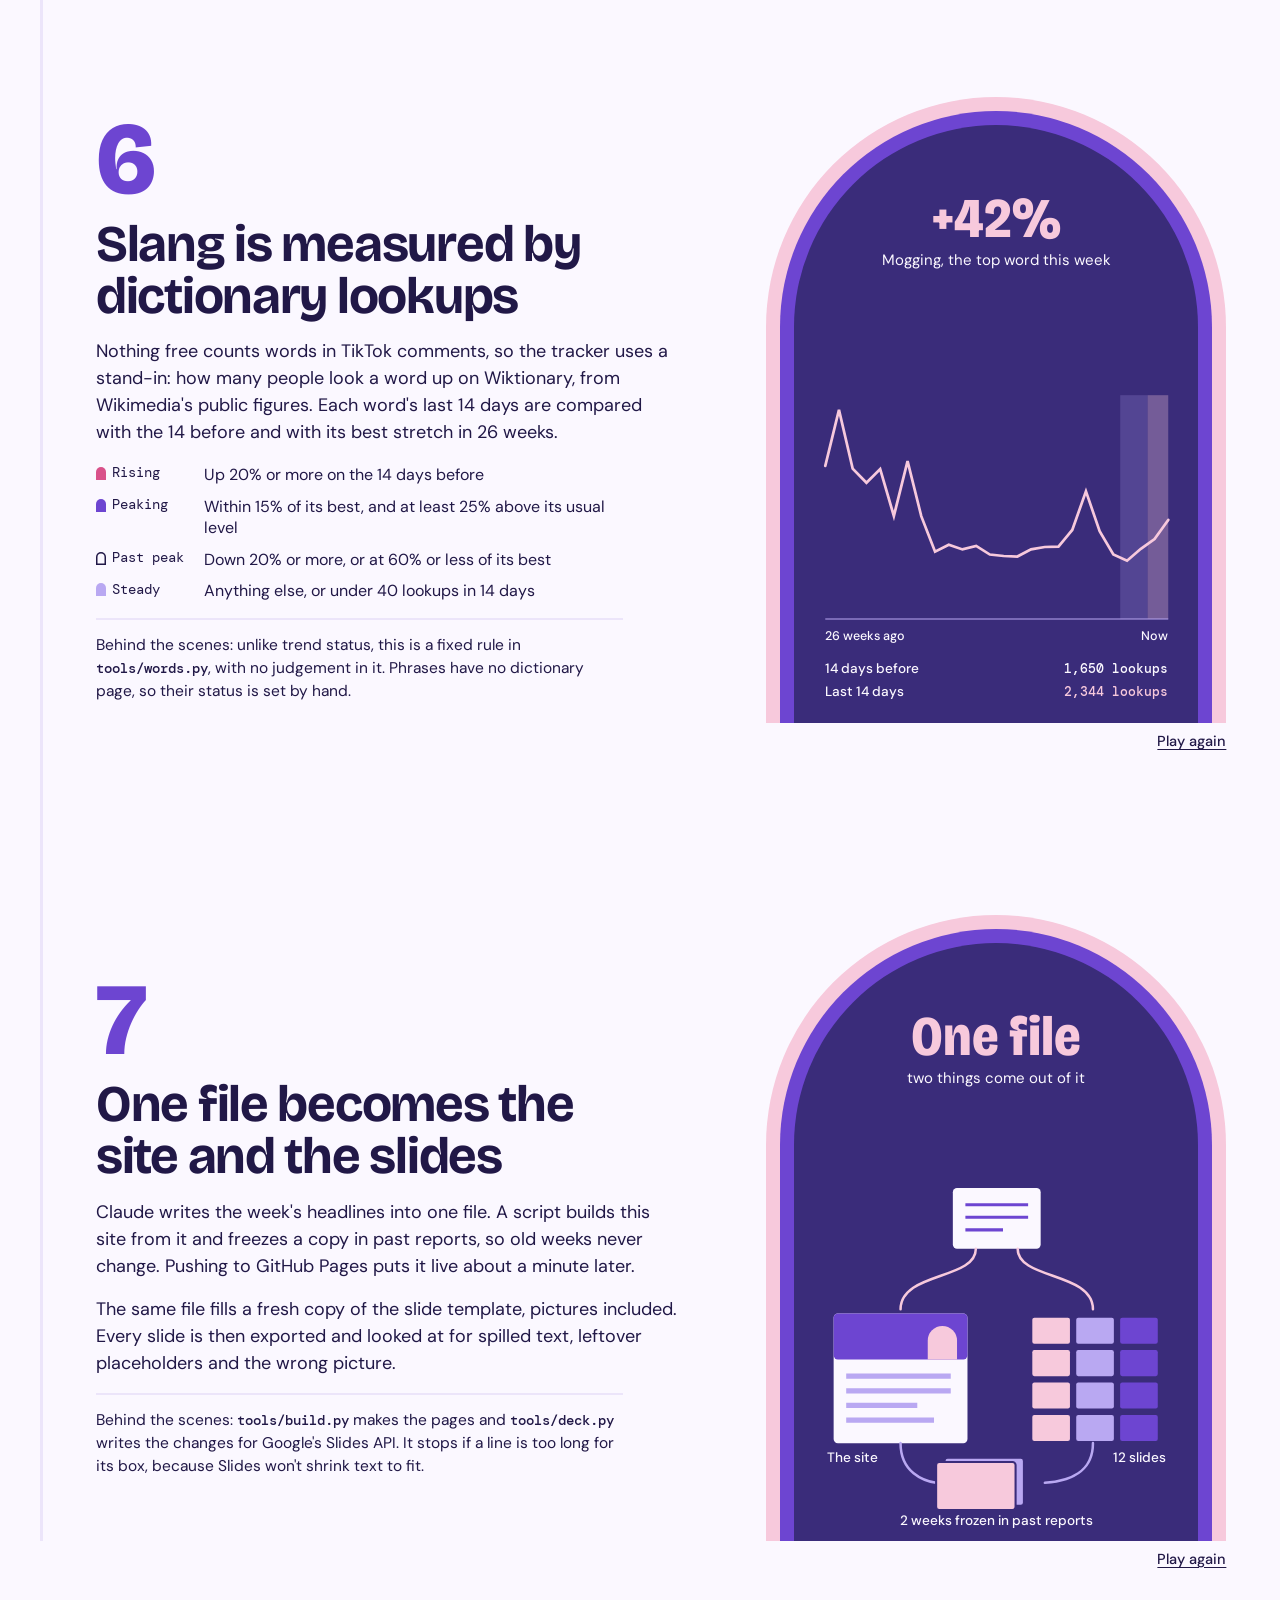
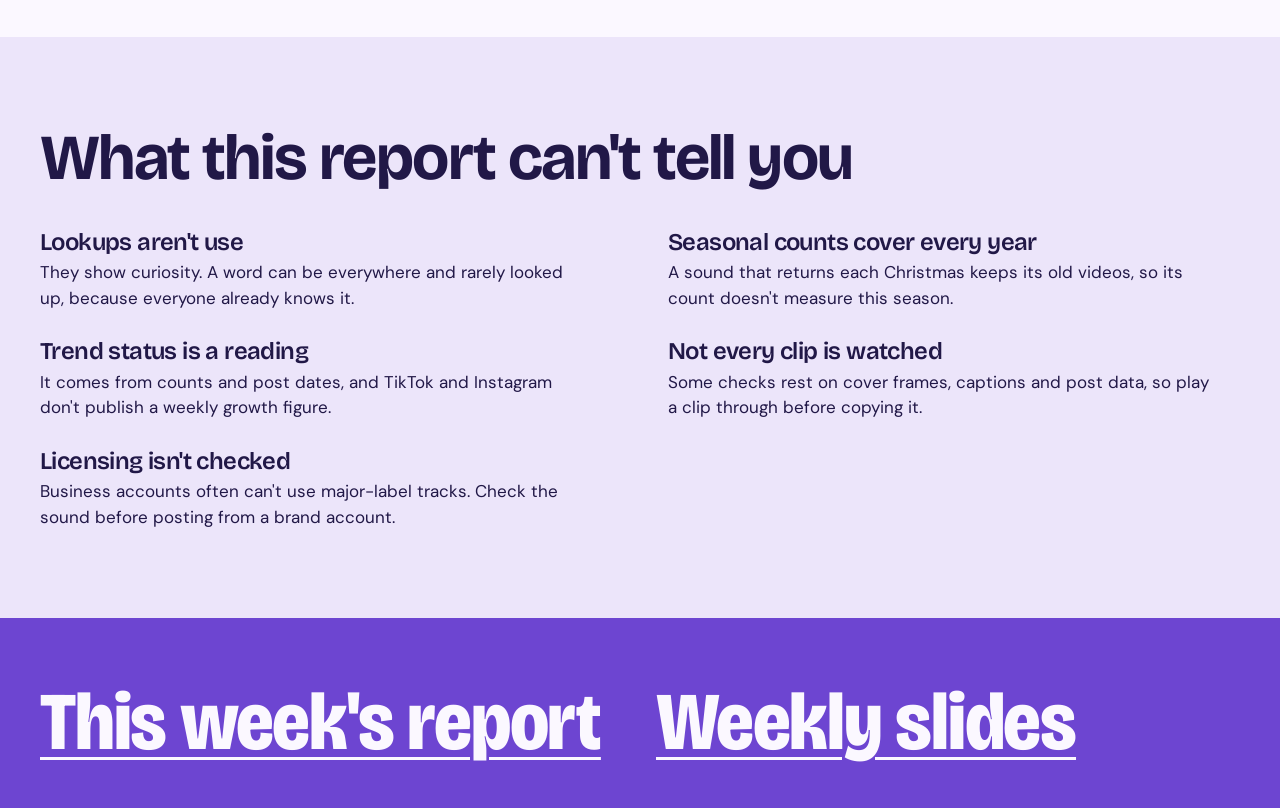
<file: how/index.html>
<!doctype html>
<html lang="en-AU">
<head>
<meta charset="utf-8">
<meta name="viewport" content="width=device-width, initial-scale=1">
<title>How This Week in the Villa works</title>
<meta name="description" content="The seven steps behind each weekly report, from the button press to the live site and slides.">
<link rel="icon" href="/this-week-in-the-villa/icon-64.png"><link rel="apple-touch-icon" href="/this-week-in-the-villa/icon-180.png">
<link rel="preconnect" href="https://fonts.googleapis.com"><link rel="preconnect" href="https://fonts.gstatic.com" crossorigin>
<link href="https://fonts.googleapis.com/css2?family=Bricolage+Grotesque:opsz,wdth,wght@12..96,75..100,400..800&family=DM+Mono:wght@400;500&family=DM+Sans:opsz,wght@9..40,400..700&display=swap" rel="stylesheet">
<style>
:root{--deep:#3A2C7A;--paper:#FBF8FF;--accent:#6D45D1;--pop:#F7C9DC;--tint:#B9A8F2;--ink:#211847;--soft:#ECE5FA;
--head:"Bricolage Grotesque",system-ui,sans-serif;--body:"DM Sans",system-ui,sans-serif;--mono:"DM Mono",ui-monospace,monospace;--bar:0px;--arch:999px 999px 0 0}
*{box-sizing:border-box;margin:0;padding:0}
html{color-scheme:light;-webkit-text-size-adjust:100%}
body{background:var(--paper);color:var(--ink);font:400 16px/1.5 var(--body);-webkit-font-smoothing:antialiased}
a{color:inherit}
img{display:block;width:100%;height:100%;object-fit:cover;background:var(--soft)}
ul,ol{list-style:none}
h1,h2,h3{font-family:var(--head);font-weight:700;letter-spacing:-.025em;line-height:1.02;text-wrap:balance}
button{font:inherit;color:inherit;background:none;border:0;cursor:pointer;text-align:left}
:focus-visible{outline:3px solid var(--pop);outline-offset:2px}
.num{font-family:var(--mono);font-size:.82em;letter-spacing:-.01em}
.spark{display:block;width:100%;height:auto;overflow:visible}

/* status mark: the arch itself, filled with the status colour */
.st{display:inline-flex;align-items:center;gap:6px;font-family:var(--mono);font-size:12.5px;white-space:nowrap}
.st i{width:10px;height:13px;border-radius:5px 5px 0 0;flex:none}
.st.rise i{background:#D9518A}.st.peak i{background:var(--accent)}.st.flat i{background:var(--tint)}.st.fade i{background:transparent;box-shadow:inset 0 0 0 1.5px currentColor}

/* ============ A: magazine ============ */
.wrap{max-width:1320px;margin:0 auto;padding:0 40px}
.a-hero{position:relative;background:var(--deep);color:var(--paper);overflow:hidden;display:grid;grid-template-columns:minmax(0,1fr) minmax(0,1fr);column-gap:48px;padding:18px 40px 0}
.a-nav,.a-mast{grid-column:1/-1}
.a-col{display:flex;flex-direction:column;padding-bottom:44px}
.a-nav{position:relative;z-index:2;display:flex;justify-content:space-between;gap:16px;font-size:15px}
.a-nav{align-items:center}
.a-nav span{display:flex;gap:8px}
.a-nav a{text-decoration:none}
.a-nav span a{display:inline-flex;align-items:center;min-height:38px;padding:0 16px;border-radius:999px;background:rgb(255 255 255 / .16);color:var(--paper);font-size:14.5px;font-weight:600;white-space:nowrap}
.a-nav span a:hover{background:var(--pop);color:var(--ink)}
.a-mast{position:relative;z-index:2;font:800 clamp(52px,8.5vw,136px)/.95 var(--head);font-stretch:75%;letter-spacing:-.012em;margin:12px 0 0;white-space:nowrap}
.a-mast br{display:none}
.a-what{margin-top:6px}
.a-what p{font-size:clamp(17px,1.5vw,20px);line-height:1.4;text-wrap:balance}
.a-btn{display:inline-flex;align-items:center;min-height:46px;margin-top:14px;padding:0 22px;border-radius:999px;background:var(--pop);color:var(--ink);font-weight:600;text-decoration:none}
.a-btn:hover{background:var(--paper)}
.a-kick{font:600 15px var(--body);color:var(--pop);margin-bottom:8px}
.a-lead{padding-top:30px}
.a-lead h1{font-size:clamp(38px,4.9vw,70px);font-weight:600}
.a-trio{display:flex;gap:12px;align-items:flex-end;min-height:400px;margin-top:6px}
.a-trio a{display:block;flex:1;min-width:0;height:84%;border-radius:var(--arch);overflow:hidden;box-shadow:0 0 0 6px var(--accent)}
.a-trio a:nth-child(2){height:100%;box-shadow:0 0 0 6px var(--pop)}
.a-trio a:hover{box-shadow:0 0 0 6px var(--paper)}
.a-lead h1{font-size:clamp(38px,4.9vw,70px);font-weight:600}

.a-feature{background:var(--pop);padding:88px 0 96px}
.a-feature h2{font-size:clamp(40px,6.6vw,96px);max-width:20ch;font-weight:800;font-stretch:85%;letter-spacing:-.015em}
.a-fgrid{display:grid;grid-template-columns:5fr 7fr;gap:64px;margin-top:56px;align-items:end}
.a-facts li{font-size:20px;line-height:1.35;padding:14px 0;border-top:2px solid var(--ink)}
.a-arcade{display:grid;grid-template-columns:repeat(4,minmax(0,1fr));gap:14px}
.a-arcade .pic,.a-five .pic{aspect-ratio:3/4.4;border-radius:var(--arch);overflow:hidden;display:block}
.a-arcade h3{font-size:18px;font-weight:600;letter-spacing:-.01em;line-height:1.12;margin-top:10px}
.a-arcade p{font-size:13.5px;margin-top:4px}

.a-moments{padding:96px 0 40px}
.a-moments>.wrap{display:grid;grid-template-columns:1fr 1fr;gap:56px 72px}
.a-moments h2{grid-column:1/-1;font-size:clamp(32px,3.6vw,48px)}
.a-moments h3{font-size:clamp(26px,2.7vw,38px);font-weight:600}
.a-moments p{margin-top:10px;font-size:17px;max-width:44ch}
.a-moments a{display:inline-block;margin-top:8px;font-size:14.5px}

.a-list{padding:128px 0 96px}
.a-list>.wrap>h2{font-size:clamp(44px,7vw,104px);font-weight:800;font-stretch:85%;letter-spacing:-.015em}
.a-list>.wrap>p{font-size:19px;margin-top:10px;max-width:56ch}
.a-one{display:grid;grid-template-columns:minmax(0,4fr) minmax(0,7fr);gap:56px;align-items:end;margin-top:56px}
.a-one .pic{display:block;aspect-ratio:3/4;border-radius:var(--arch);overflow:hidden}
.a-one .rk{font:800 clamp(96px,14vw,200px)/.8 var(--head);color:var(--accent);letter-spacing:-.05em}
.a-one h3{font-size:clamp(36px,5vw,72px);font-weight:700;margin-top:18px}
.a-one .meta{display:flex;flex-wrap:wrap;gap:6px 20px;margin-top:14px;align-items:center;font-size:17px}
.a-one .tx{margin-top:14px;font-size:18px;max-width:54ch}
.a-five{display:grid;grid-template-columns:repeat(4,minmax(0,1fr));gap:24px;margin-top:72px}
.a-five a{text-decoration:none}
.a-five h3{font-size:24px;font-weight:600;line-height:1.08;margin-top:14px}
.a-five h3 span{color:var(--accent);font-weight:800;margin-right:6px}
.a-five .meta{display:flex;justify-content:space-between;gap:10px;align-items:center;margin-top:8px;font-size:17px}
.a-rows{display:grid;grid-template-columns:minmax(0,1fr) minmax(0,1fr);gap:0 56px;margin-top:64px}
.a-row{display:grid;grid-template-columns:48px 34px minmax(0,1fr) auto;gap:12px;align-items:center;padding:12px 0;text-decoration:none;border-bottom:1px solid var(--soft)}
.a-row .th{width:48px;height:62px;border-radius:var(--arch);overflow:hidden}
.a-row .rk{font:700 20px/1 var(--head)}
.a-row h4{font:600 17.5px/1.15 var(--head);letter-spacing:-.01em}
.a-row small{display:block;font-size:13.5px;line-height:1.3;margin-top:3px}
.a-row .r{text-align:right;display:grid;gap:3px;justify-items:end;font-size:16px}
.a-row:hover h4{text-decoration:underline}
.a-dated{background:var(--soft);margin-top:72px;padding:40px 44px 32px;border-radius:220px 220px 0 0}
.a-dated h3{font-size:clamp(28px,3.2vw,44px);text-align:center}
.a-dated>p{text-align:center;margin-top:6px}
.a-dated .a-rows{margin-top:20px}
.a-dated .a-row{border-bottom-color:var(--paper)}

.a-words{background:var(--deep);color:var(--paper);padding:88px 0}
.a-words .a-kick{font-size:16px}
.a-words h2{font-size:clamp(36px,5vw,72px);max-width:17ch;font-weight:700}
.a-wtop{display:grid;grid-template-columns:minmax(0,1fr) minmax(0,1fr);gap:40px;margin-top:48px}
.a-wtop h3{font-size:clamp(44px,6vw,84px);font-weight:800;color:var(--pop)}
.a-wtop p{margin:6px 0 16px;font-size:17px}
.a-wtop .st{font-size:14px;margin-right:14px}
.a-wtop .spark{color:var(--pop);margin-top:12px}
.a-wall{display:grid;grid-template-columns:repeat(4,minmax(0,1fr));gap:28px 32px;margin-top:64px}
.a-wall h4{font:600 19px/1.1 var(--head)}
.a-wall .ln{display:flex;justify-content:space-between;align-items:center;gap:8px;margin:5px 0 8px;font-size:15px}
.a-wall .st{font-size:12px}
.a-wall .spark{color:var(--tint)}
.a-wnote{margin-top:32px;font-size:14.5px;max-width:72ch;color:var(--soft)}
.a-phr{display:flex;flex-wrap:wrap;gap:14px 36px;margin-top:48px;font:500 20px/1.25 var(--head)}
.a-phr li{display:grid;gap:3px}

.a-foot{background:var(--accent);color:var(--paper);padding:64px 0 44px}
.a-foot .big{display:grid;grid-template-columns:1fr 1fr;gap:32px}
.a-foot a.lk{font:800 clamp(40px,6.4vw,92px)/1 var(--head);font-stretch:85%;letter-spacing:-.015em;text-underline-offset:8px;text-decoration-thickness:3px}
.a-foot p{margin-top:12px;font:700 20px/1.3 var(--body);max-width:30ch}

@media (max-width:980px){
 .a-fgrid,.a-one{grid-template-columns:minmax(0,1fr);gap:36px}
 .a-rows{grid-template-columns:minmax(0,1fr)}
 .a-wall{grid-template-columns:repeat(3,minmax(0,1fr))}
}
@media (max-width:760px){
 .wrap{padding:0 16px}
 .a-hero{display:flex;flex-direction:column;padding:14px 16px 0}
 .a-col{padding-bottom:0}
 .a-trio{height:280px;margin-top:24px}
 .a-nav{font-size:13px;flex-wrap:wrap;gap:4px 8px}.a-nav span{gap:4px;flex-wrap:wrap}.a-nav span a{min-height:36px;padding:0 8px;font-size:12.5px}
 .a-mast{white-space:normal;font-size:clamp(52px,19vw,104px);line-height:.9}
 .a-mast br{display:inline}
 .a-lead{padding-top:20px}
 .a-feature{padding:56px 0 60px}
 .a-arcade{grid-template-columns:repeat(2,minmax(0,1fr));gap:20px 14px}
 .a-facts li{font-size:18px}
 .a-moments{padding:60px 0 8px}
 .a-moments>.wrap{grid-template-columns:minmax(0,1fr);gap:30px}
 .a-list{padding:60px 0 56px}
 .a-five{grid-template-columns:repeat(2,minmax(0,1fr));gap:28px 14px;margin-top:44px}
 .a-five h3{font-size:20px}
 .a-five .meta{flex-direction:column;align-items:flex-start;gap:2px}
 .a-row{grid-template-columns:44px 26px minmax(0,1fr);gap:4px 10px}
 .a-row .th{width:44px;height:58px;grid-row:span 2}
 .a-row .rk{grid-row:span 2}
 .a-row .r{grid-column:3;display:flex;justify-content:space-between;align-items:center;gap:10px;text-align:left}
 .a-dated{padding:36px 16px 16px;border-radius:120px 120px 0 0;margin-left:-16px;margin-right:-16px}
 .a-words{padding:56px 0}
 .a-wtop{grid-template-columns:minmax(0,1fr);gap:32px}
 .a-wall{grid-template-columns:repeat(2,minmax(0,1fr));gap:22px 18px;margin-top:40px}
 .a-foot .big{grid-template-columns:minmax(0,1fr)}
}


/* full write-ups */
.a-full{padding:88px 0 40px}
.a-full>.wrap>h2{font-size:clamp(44px,7vw,104px);font-weight:800;font-stretch:85%;letter-spacing:-.015em}
.trend{display:grid;grid-template-columns:240px minmax(0,1fr);gap:40px;padding:40px 0;border-bottom:1px solid var(--soft);scroll-margin-top:12px}
.trend figure .pic,.trend figure>img{display:block;aspect-ratio:3/4.4;border-radius:var(--arch);overflow:hidden}
.trend figcaption{margin-top:8px;font:400 12.5px var(--mono)}
.trend .meta{display:flex;flex-wrap:wrap;gap:6px 18px;align-items:center;font:400 12.5px var(--mono)}
.trend .rk{font:800 24px/1 var(--head);color:var(--accent)}
.trend h3{font-size:clamp(28px,3.4vw,42px);margin:10px 0}
.trend .what{font-size:18px;max-width:62ch}
.trend dl{display:grid;grid-template-columns:7.5em minmax(0,1fr);gap:10px 16px;margin:22px 0;max-width:68ch;font-size:15.5px}
.trend dt{font:500 12.5px/1.8 var(--mono)}
.ex{display:grid;gap:6px;font-size:15px}
.ex li{display:flex;flex-wrap:wrap;gap:4px 12px;align-items:baseline}
.ex a{font-weight:500}.ex span{font:400 12.5px var(--mono)}
.src{margin-top:16px;font:400 11.5px var(--mono)}
.how{padding-top:24px;padding-bottom:64px;display:grid;gap:10px;font-size:14px}
.how p{max-width:72ch}
.a-foot a.lk:hover,.a-row:hover h4{text-decoration-thickness:2px}

/* past reports and slides pages */
.sub-top{background:var(--deep);color:var(--paper);padding:18px 0 48px}
.sub-top .a-nav{margin-bottom:40px}
.sub-top h1{font:800 clamp(48px,8vw,104px)/.95 var(--head);font-stretch:75%;letter-spacing:-.012em}
.sub-top p.lead{margin-top:14px;font-size:19px;max-width:48ch;color:var(--soft)}
.sub h2{font-size:clamp(28px,3.2vw,40px);margin:48px 0 6px}
.sub h2+p{font-size:15.5px;margin-bottom:12px;max-width:72ch}
.sub table{width:100%;border-collapse:collapse;margin-bottom:40px}
.sub th{text-align:left;font:400 12.5px var(--mono);padding:8px 12px 8px 0;border-bottom:1px solid var(--ink);white-space:nowrap}
.sub td{padding:12px 12px 12px 0;border-bottom:1px solid var(--soft);vertical-align:baseline}
.sub td a{font-weight:500;text-decoration:none}.sub td a:hover{text-decoration:underline}
.sub .origin{display:block;font-size:14px;margin-top:2px}
.sub .num,.sub .first,.sub .when{font:400 12.5px var(--mono);white-space:nowrap}
.sub .num{text-align:right}
@media (max-width:760px){
 .trend{grid-template-columns:minmax(0,1fr);gap:20px}.trend figure{max-width:220px}
 .trend dl{grid-template-columns:minmax(0,1fr);gap:2px}.trend dd{margin-bottom:10px}
 .sub .num,.sub .first,.sub .when{white-space:normal}.sub td.when,.sub th.when{display:none}
}

html{scroll-behavior:smooth}
.h-top{background:var(--deep);color:var(--paper);padding:18px 0 64px;overflow:hidden}
.h-top h1{font:800 clamp(64px,12vw,176px)/.92 var(--head);font-stretch:75%;letter-spacing:-.012em;margin-top:36px}
.h-top .lead{margin-top:18px;font-size:clamp(19px,2vw,24px);line-height:1.35;max-width:36em;color:var(--soft)}
.arcade{display:grid;grid-template-columns:repeat(7,minmax(0,1fr));gap:12px;margin-top:56px}
.bay{display:block;text-decoration:none}
.bay i{position:relative;display:block;aspect-ratio:3/4;border-radius:var(--arch);overflow:hidden;box-shadow:inset 0 0 0 2px var(--tint)}
.bay i::before{content:"";position:absolute;inset:0;background:var(--c);transform-origin:bottom;animation:fill .7s cubic-bezier(.3,.7,.2,1) both;animation-delay:calc(.35s + var(--i) * .22s)}
.bay b{position:absolute;inset:auto 0 12px;text-align:center;font:800 clamp(26px,3.6vw,52px)/1 var(--head);color:var(--t)}
.bay span{display:block;margin-top:10px;font:600 clamp(14px,1.3vw,17px)/1.15 var(--head)}
.bay:hover span{text-decoration:underline}
@keyframes fill{from{transform:scaleY(0)}}

.steps{position:relative}
.thread{position:absolute;left:max(40px,calc(50% - 620px));top:96px;bottom:96px;width:3px;background:var(--soft)}
.thread i{position:absolute;inset:0 0 auto;height:calc(var(--p,0) * 100%);background:var(--accent)}
.thread b{position:absolute;left:50%;top:calc(var(--p,0) * 100%);width:18px;height:23px;margin:-11px 0 0 -9px;border-radius:9px 9px 0 0;background:var(--accent)}
.step{display:grid;grid-template-columns:minmax(0,6fr) minmax(0,5fr);gap:72px;align-items:center;max-width:1320px;margin:0 auto;padding:96px 40px 96px 96px;scroll-margin-top:0}
.step .n{font:800 clamp(72px,8vw,120px)/.85 var(--head);color:var(--accent);letter-spacing:-.04em}
.step h2{font-size:clamp(34px,4vw,58px);margin-top:14px}
.step p{margin-top:16px;font-size:18px;line-height:1.5;max-width:34em}
.step p.under{font-size:15.5px;padding-top:14px;border-top:2px solid var(--soft)}
.step code{font:500 .9em var(--mono);white-space:nowrap}
.rules{margin-top:18px;max-width:34em;display:grid;gap:10px}
.rules div{display:grid;grid-template-columns:6em minmax(0,1fr);gap:12px;align-items:baseline;font-size:16px;line-height:1.35}
.rules dt{white-space:nowrap}
.rules .st{font-size:13.5px}

.win{position:relative;padding:14px 14px 0;background:var(--pop);border-radius:var(--arch);max-width:460px;width:100%;justify-self:center}
.win>div{padding:14px 14px 0;background:var(--accent);border-radius:var(--arch)}
.in{position:relative;background:var(--deep);color:var(--paper);border-radius:var(--arch);aspect-ratio:392/580;overflow:hidden}
.head{position:absolute;inset:11% 0 auto;text-align:center}
.head b{display:block;font:800 clamp(34px,5.6vw,56px)/1 var(--head);font-stretch:85%;color:var(--pop)}
.head span{display:block;margin-top:4px;font-size:clamp(13px,1.3vw,15px);line-height:1.2;padding:0 16%}
.in svg{position:absolute;left:6%;right:6%;width:88%;bottom:3%;height:auto;overflow:visible}
.in text{font:500 13px var(--body);fill:var(--paper)}
.in text.h{font:700 15px var(--head)}
.in text.m{font:500 12.5px var(--mono)}
.again{position:absolute;right:0;bottom:-34px;font-size:14.5px;font-weight:500;text-decoration:underline;text-underline-offset:3px;min-height:30px}

/* scene motion: each part waits for --d after the scene starts */
.a,.pop,.up,.row{transition:opacity .45s var(--d,0s),transform .6s cubic-bezier(.25,.8,.25,1) var(--d,0s)}
.a,.pop,.up{opacity:0}
.pop{transform:scale(.3);transform-box:fill-box;transform-origin:center}
.up{transform:translateY(16px)}
.draw{stroke-dasharray:1;stroke-dashoffset:1;transition:stroke-dashoffset var(--t,1s) ease-in-out var(--d,0s)}
.row{transform:translateY(var(--y0));transition-duration:.45s,.9s}
.win.on .a,.win.on .pop,.win.on .up{opacity:1;transform:none}
.win.on .draw{stroke-dashoffset:0}
.win.on .row{transform:translateY(var(--y1))}
.win.on .press{animation:press .5s .35s both}
.win.on .ring{animation:ring 1s .55s both}
.win:not(.on) *{transition:none!important}
@keyframes press{40%{transform:scale(.9)}}
@keyframes ring{from{opacity:.9;transform:scale(1)}to{opacity:0;transform:scale(1.5)}}
.press,.ring{transform-box:fill-box;transform-origin:center}
.ring{opacity:0}

.limits{background:var(--soft);padding:88px 0}
.limits h2{font-size:clamp(36px,5vw,72px);max-width:14em}
.limits ul{display:grid;grid-template-columns:repeat(2,minmax(0,1fr));gap:28px 56px;margin-top:40px}
.limits h3{font-size:24px;font-weight:600}
.limits p{margin-top:6px;font-size:17px;max-width:32em}

@media (max-width:980px){
 .step{grid-template-columns:minmax(0,1fr);gap:44px;padding:64px 40px 88px 72px}
 .win{max-width:400px;justify-self:start}
}
@media (max-width:760px){
 .arcade{grid-template-columns:repeat(4,minmax(0,1fr));gap:18px 10px;margin-top:40px}
 .thread{left:16px}
 .step{padding:56px 16px 80px 36px}
 .limits{padding:56px 0}
 .limits ul{grid-template-columns:minmax(0,1fr)}
 .step code{white-space:normal;overflow-wrap:anywhere}
}
@media (prefers-reduced-motion:reduce){
 html{scroll-behavior:auto}
 .bay i::before{animation:none}
 .win *{transition:none!important;animation:none!important}
 .again{display:none}
}
</style>
</head>
<body>
<header class="h-top"><div class="wrap">
 <div class="a-nav"><a href="../"><b>This Week in the Villa</b></a><span><a href="../">Back to the report</a></span></div>
 <h1>How it works</h1>
 <p class="lead">Every Wednesday an AI works through the same seven steps. It finds what's trending, checks the numbers, and builds the site and the slides. Here's each step, using this week's real data.</p>
 <nav class="arcade" aria-label="The seven steps">
  <a class="bay" href="#s1" style="--i:0;--c:var(--accent);--t:var(--paper)"><i><b>1</b></i><span>The button</span></a>
  <a class="bay" href="#s2" style="--i:1;--c:var(--pop);--t:var(--ink)"><i><b>2</b></i><span>Research</span></a>
  <a class="bay" href="#s3" style="--i:2;--c:var(--tint);--t:var(--ink)"><i><b>3</b></i><span>Ranking</span></a>
  <a class="bay" href="#s4" style="--i:3;--c:var(--accent);--t:var(--paper)"><i><b>4</b></i><span>Status</span></a>
  <a class="bay" href="#s5" style="--i:4;--c:var(--pop);--t:var(--ink)"><i><b>5</b></i><span>Covers</span></a>
  <a class="bay" href="#s6" style="--i:5;--c:var(--tint);--t:var(--ink)"><i><b>6</b></i><span>Words</span></a>
  <a class="bay" href="#s7" style="--i:6;--c:var(--accent);--t:var(--paper)"><i><b>7</b></i><span>Site and slides</span></a>
 </nav>
</div></header>

<main class="steps">
 <div class="thread" aria-hidden="true"><i></i><b></b></div>

 <section class="step" id="s1"><div>
  <div class="n">1</div><h2>Someone presses one button</h2>
  <p>The report doesn't run on a timer. On Wednesday a person presses a button on a private dashboard. That opens a session with Claude, Anthropic's AI, and hands it a written checklist.</p>
  <p>The checklist is the same every week, so every report is made the same way. When the run ends, the person gets a note saying what was found and anything that couldn't be checked.</p>
  <p class="under">Behind the scenes: the checklist is a Claude skill called <code>trend-report</code>. It holds the rules too, like "only state facts you checked this week".</p>
 </div><figure class="win" data-scene="run"></figure></section>

 <section class="step" id="s2"><div>
  <div class="n">2</div><h2>Every trend has to earn its number</h2>
  <p>Claude starts with the latest round-ups from New Engen, SocialPilot, Buffer, Postdom and others to see what people are talking about. A mention isn't enough to get on the list.</p>
  <p>It then opens the trend's own TikTok sound page or Instagram audio page and reads the count from there. If only a round-up has the number, the page names that round-up. If nothing can be checked, it's left out.</p>
  <p class="under">Behind the scenes: each trend becomes one entry in <code>data/trends.json</code> with what it is, where it came from, its sound, a brand idea, what to watch out for, example posts and sources.</p>
 </div><figure class="win" data-scene="research"></figure></section>

 <section class="step" id="s3"><div>
  <div class="n">3</div><h2>The list puts usable trends first</h2>
  <p>Trends a brand can run any week go at the top, ranked by how many videos use them. Trends tied to a date go underneath, ranked the same way.</p>
  <p>That's why a huge Christmas sound can sit below a smaller dance. Once its date passes, it's no use to anyone.</p>
  <p class="under">Behind the scenes: a trend keeps its exact name from week to week. That's how past reports can show when it first appeared and how much it has grown.</p>
 </div><figure class="win" data-scene="rank"></figure></section>

 <section class="step" id="s4"><div>
  <div class="n">4</div><h2>Each trend gets a status</h2>
  <p>Rising, Peaking, Steady or Past peak. It tells a brand whether there's still time to join in.</p>
  <p>This part is a judgement. Claude compares the count with earlier dated counts. Where there's only one count, it looks at how recent the biggest posts are and whether new ones are still landing.</p>
  <p class="under">Behind the scenes: the reasoning behind each status is saved with the trend, so a call can be questioned later.</p>
 </div><figure class="win" data-scene="status"></figure></section>

 <section class="step" id="s5"><div>
  <div class="n">5</div><h2>Pictures come from real posts</h2>
  <p>Each trend gets one picture: the cover frame of a real example post, linked back to that post.</p>
  <p>A script opens the platforms' public pages with no login and saves the frame. If no post can be captured, an AI illustration fills the gap and the page labels it as one.</p>
  <p class="under">Behind the scenes: <code>tools/shots.cjs</code> collects the frames and <code>tools/ai_images.py</code> fills any gaps.</p>
 </div><figure class="win" data-scene="covers"></figure></section>

 <section class="step" id="s6"><div>
  <div class="n">6</div><h2>Slang is measured by dictionary lookups</h2>
  <p>Nothing free counts words in TikTok comments, so the tracker uses a stand-in: how many people look a word up on Wiktionary, from Wikimedia's public figures. Each word's last 14 days are compared with the 14 before and with its best stretch in 26 weeks.</p>
  <dl class="rules">
   <div><dt><span class="st rise"><i></i>Rising</span></dt><dd>Up 20% or more on the 14 days before</dd></div>
   <div><dt><span class="st peak"><i></i>Peaking</span></dt><dd>Within 15% of its best, and at least 25% above its usual level</dd></div>
   <div><dt><span class="st fade"><i></i>Past peak</span></dt><dd>Down 20% or more, or at 60% or less of its best</dd></div>
   <div><dt><span class="st flat"><i></i>Steady</span></dt><dd>Anything else, or under 40 lookups in 14 days</dd></div>
  </dl>
  <p class="under">Behind the scenes: unlike trend status, this is a fixed rule in <code>tools/words.py</code>, with no judgement in it. Phrases have no dictionary page, so their status is set by hand.</p>
 </div><figure class="win" data-scene="words"></figure></section>

 <section class="step" id="s7"><div>
  <div class="n">7</div><h2>One file becomes the site and the slides</h2>
  <p>Claude writes the week's headlines into one file. A script builds this site from it and freezes a copy in past reports, so old weeks never change. Pushing to GitHub Pages puts it live about a minute later.</p>
  <p>The same file fills a fresh copy of the slide template, pictures included. Every slide is then exported and looked at for spilled text, leftover placeholders and the wrong picture.</p>
  <p class="under">Behind the scenes: <code>tools/build.py</code> makes the pages and <code>tools/deck.py</code> writes the changes for Google's Slides API. It stops if a line is too long for its box, because Slides won't shrink text to fit.</p>
 </div><figure class="win" data-scene="out"></figure></section>
</main>

<section class="limits"><div class="wrap"><h2>What this report can't tell you</h2><ul>
 <li><h3>Lookups aren't use</h3><p>They show curiosity. A word can be everywhere and rarely looked up, because everyone already knows it.</p></li>
 <li><h3>Seasonal counts cover every year</h3><p>A sound that returns each Christmas keeps its old videos, so its count doesn't measure this season.</p></li>
 <li><h3>Trend status is a reading</h3><p>It comes from counts and post dates, and TikTok and Instagram don't publish a weekly growth figure.</p></li>
 <li><h3>Not every clip is watched</h3><p>Some checks rest on cover frames, captions and post data, so play a clip through before copying it.</p></li>
 <li><h3>Licensing isn't checked</h3><p>Business accounts often can't use major-label tracks. Check the sound before posting from a brand account.</p></li>
</ul></div></section>
<footer class="a-foot"><div class="wrap big"><div><a class="lk" href="../">This week's report</a></div><div><a class="lk" href="../slides/">Weekly slides</a></div></div></footer>

<script>
const D = {"trends": [{"r": 1, "name": "Ba Ba Ba dance", "n": "714.6K", "ev": true}, {"r": 2, "name": "Vlog timestamps", "n": "692K", "ev": true}, {"r": 3, "name": "Someone's gotta hold it down", "n": "655.3K", "ev": true}, {"r": 4, "name": "Small text zoom", "n": "570K", "ev": true}, {"r": 5, "name": "Housewife POV", "n": "503.1K", "ev": true}, {"r": 6, "name": "My Netflix documentary", "n": "455K", "ev": true}, {"r": 7, "name": "Not every angel walks the runway", "n": "391.6K", "ev": true}, {"r": 8, "name": "Money can't buy happiness, but...", "n": "377.1K", "ev": true}, {"r": 9, "name": "Upside Down hand transition", "n": "352K", "ev": true}, {"r": 10, "name": "Listening ears", "n": "63.2K", "ev": true}, {"r": 11, "name": "The Process", "n": "49K", "ev": true}, {"r": 12, "name": "Pray For Me slow-mo entrance", "n": "48.2K", "ev": true}, {"r": 13, "name": "Beautiful people are busy", "n": "44.5K", "ev": true}, {"r": 14, "name": "Toggle on", "n": "27K", "ev": true}, {"r": 15, "name": "GRWM loading 0% to 100%", "n": "10.3K", "ev": true}, {"r": 16, "name": "The November 1 switch", "n": "16.2M", "ev": false}, {"r": 17, "name": "November Rain", "n": "282.8K", "ev": false}, {"r": 18, "name": "Santa Tell Me countdown", "n": "237.5K", "ev": false}, {"r": 19, "name": "Underneath the Tree reveals", "n": "49.4K", "ev": false}], "counts": {"Rising": 4, "Peaking": 9, "Steady": 5, "Past peak": 1}, "word": {"word": "Mogging", "weekly": [2047, 2817, 2009, 1815, 2002, 1358, 2113, 1355, 866, 963, 898, 945, 828, 808, 800, 898, 931, 936, 1166, 1697, 1149, 828, 743, 907, 1040, 1304], "pct": "+42%"}, "real": 19, "ai": 0, "weeks": 2, "v": "2026-11-06"};
const esc = s => String(s).replace(/&/g, '&amp;').replace(/</g, '&lt;');
const cut = (s, n) => s.length > n ? s.slice(0, n - 1).trimEnd() + '...' : s;
const PAPER = 'var(--paper)', POP = 'var(--pop)', TINT = 'var(--tint)', ACC = 'var(--accent)';
const svg = (h, body) => `<svg viewBox="0 0 340 ${h}" aria-hidden="true">${body}</svg>`;
const curve = (d, delay, t, c = TINT, w = 2.4) => `<path class="draw" pathLength="1" style="--d:${delay}s;--t:${t}s" d="${d}" fill="none" stroke="${c}" stroke-width="${w}" stroke-linecap="round"/>`;

const scenes = {
  run() {
    const days = 'MTWTFSS'.split('').map((l, i) => {
      const x = 12 + i * 46, on = i === 2;
      return `<path d="M${x} 62v-34a18 18 0 0 1 36 0v34z" fill="${on ? POP : 'none'}" stroke="${on ? POP : TINT}" stroke-width="1.5"/><text class="h" x="${x + 18}" y="48" text-anchor="middle" style="fill:${on ? 'var(--ink)' : PAPER}">${l}</text>`;
    }).join('');
    const lines = ['Opens a session with Claude', 'Loads the weekly checklist', 'Starts the research'].map((t, i) =>
      `<g class="up" style="--d:${1.1 + i * .3}s"><path d="M20 ${216 + i * 34}l6 6 11-13" fill="none" stroke="${POP}" stroke-width="2.6"/><text x="50" y="${221 + i * 34}">${t}</text></g>`).join('');
    return { big: 'Wednesday', small: 'one press, no timer', h: 320, body: `${days}<rect class="ring" x="70" y="96" width="200" height="60" rx="30" fill="none" stroke="${POP}" stroke-width="3"/><g class="press"><rect x="70" y="96" width="200" height="60" rx="30" fill="${ACC}"/><text class="h" x="170" y="132" text-anchor="middle" style="font-size:18px">Run the report</text></g>${lines}` };
  },
  research() {
    const chips = ['New Engen', 'SocialPilot', 'Buffer', 'Postdom'].map((t, i) => {
      const x = 2 + i * 85;
      return `<g class="up" style="--d:${i * .12}s"><rect x="${x}" y="0" width="81" height="30" rx="15" fill="none" stroke="${TINT}" stroke-width="1.4"/><text x="${x + 40.5}" y="19.5" text-anchor="middle" style="font-size:11.5px">${t}</text></g>` + curve(`M${x + 40.5} 30C${x + 40.5} 62 170 54 170 92`, .5 + i * .08, .6);
    }).join('');
    return { big: D.trends.length, small: 'trends earned a place this week', h: 322, body: `${chips}
      <circle class="pop" style="--d:1.2s" cx="170" cy="100" r="9" fill="${POP}"/><text class="a" style="--d:1.2s" x="188" y="105">A trend gets mentioned</text>
      ${curve('M170 110V156', 1.4, .4)}
      <g class="pop" style="--d:1.8s"><rect x="82" y="156" width="176" height="36" rx="18" fill="${ACC}"/><text class="h" x="170" y="179" text-anchor="middle" style="font-size:14px">Open its sound page</text></g>
      ${curve('M130 192C110 214 86 214 78 240', 2.2, .5, POP)}${curve('M210 192C230 214 254 214 262 240', 2.2, .5)}
      <circle class="pop" style="--d:2.7s" cx="78" cy="258" r="17" fill="${POP}"/><path class="a" style="--d:2.9s" d="M70 258l6 6 11-13" fill="none" stroke="var(--ink)" stroke-width="3"/>
      <text class="a m" style="--d:3s" x="78" y="298" text-anchor="middle">${D.trends[0].n} videos</text><text class="a" style="--d:3s" x="78" y="316" text-anchor="middle">count read, it's in</text>
      <circle class="pop" style="--d:2.9s" cx="262" cy="258" r="17" fill="none" stroke="${TINT}" stroke-width="2"/><path class="a" style="--d:3.1s" d="M255 251l14 14m0-14l-14 14" stroke="${TINT}" stroke-width="2.6"/>
      <text class="a" style="--d:3.2s" x="262" y="298" text-anchor="middle">nothing to check</text><text class="a" style="--d:3.2s" x="262" y="316" text-anchor="middle">left out</text>` };
  },
  rank() {
    const ever = D.trends.filter(t => t.ev).slice(0, 6), dated = D.trends.filter(t => !t.ev).slice(0, 3);
    const rows = [...ever, ...dated], scramble = [4, 7, 1, 8, 0, 5, 2, 6, 3];
    const pos = i => i < ever.length ? 24 + i * 34 : 24 + ever.length * 34 + 28 + (i - ever.length) * 34;
    const body = rows.map((t, i) => `<g class="row" style="--y0:${24 + scramble[i % 9] * 34}px;--y1:${pos(i)}px;--d:.7s"><rect width="340" height="29" rx="6" fill="${t.ev ? 'rgb(255 255 255 / .1)' : ACC}"/><text class="h" x="12" y="20">${t.r}</text><text x="44" y="19.5">${esc(cut(t.name, 28))}</text><text class="m" x="330" y="19.5" text-anchor="end">${t.n}</text></g>`).join('');
    return { big: `1 to ${D.trends.length}`, small: 'sorted by videos made', h: 372, body: `<text class="a h" style="--d:1.5s;fill:var(--pop)" x="0" y="14">Works any week</text><text class="a h" style="--d:1.5s;fill:var(--pop)" x="0" y="${24 + ever.length * 34 + 18}">Tied to a date</text>${body}` };
  },
  status() {
    const d = 'M6 300C60 292 90 92 140 84C186 77 196 168 236 172C258 174 264 176 276 194C296 226 312 292 334 304';
    const p = document.createElementNS('http://www.w3.org/2000/svg', 'path');
    p.setAttribute('d', d);
    const L = p.getTotalLength();
    const zones = { Rising: [.1, .3], Peaking: [.33, .47], Steady: [.56, .69], 'Past peak': [.8, .94] };
    const labels = { Rising: [4, 140, 'start'], Peaking: [146, 58, 'middle'], Steady: [262, 146, 'middle'], 'Past peak': [216, 290, 'middle'] };
    let delay = 1.1, out = '';
    for (const [k, [a, b]] of Object.entries(zones)) {
      const n = D.counts[k] || 0, [x, y, anchor] = labels[k];
      for (let i = 0; i < n; i++) {
        const pt = p.getPointAtLength(L * (a + (b - a) * (n > 1 ? i / (n - 1) : .5)));
        out += `<circle class="pop" style="--d:${delay.toFixed(2)}s" cx="${pt.x.toFixed(1)}" cy="${pt.y.toFixed(1)}" r="7" fill="${k === 'Peaking' ? POP : k === 'Past peak' ? 'none' : TINT}" stroke="${k === 'Past peak' ? TINT : 'var(--deep)'}" stroke-width="2"/>`;
        delay += .07;
      }
      out += `<text class="a h" style="--d:${delay.toFixed(2)}s" x="${x}" y="${y}" text-anchor="${anchor}">${k}: ${n}</text>`;
    }
    return { big: `${D.counts.Peaking || 0} of ${D.trends.length}`, small: 'are peaking this week', h: 320, body: curve(d, .1, 1, TINT, 3) + out };
  },
  covers() {
    const cell = (i) => {
      const x = 2 + (i % 3) * 114, y = i < 3 ? 0 : 176, id = `c${i}`, w = 108, h = 166;
      return `<clipPath id="${id}"><path d="M${x} ${y + h}V${y + 54}a54 54 0 0 1 108 0V${y + h}z"/></clipPath><g class="up" style="--d:${.15 + i * .28}s"><image clip-path="url(#${id})" href="../img/${D.trends[i].r}.jpg?v=${D.v}" x="${x}" y="${y}" width="${w}" height="${h}" preserveAspectRatio="xMidYMid slice"/></g>`;
    };
    return { big: D.real, small: `covers from real posts${D.ai ? `, ${D.ai} AI` : ''}`, h: 344, body: [0, 1, 2, 3, 4, 5].map(cell).join('') };
  },
  words() {
    const w = D.word, v = w.weekly, n = v.length, top = Math.max(...v);
    const X = i => 6 + i * 328 / (n - 1), Y = x => 214 - x / top * 196;
    const now = v[n - 1] + v[n - 2], before = v[n - 3] + v[n - 4];
    const line = 'M' + v.map((x, i) => `${X(i).toFixed(1)} ${Y(x).toFixed(1)}`).join('L');
    return { big: w.pct, small: `${esc(w.word)}, the top word this week`, h: 300, body: `
      <rect class="a" style="--d:1.7s;fill-opacity:.2" x="${X(n - 4.5)}" y="4" width="${X(n - 2.5) - X(n - 4.5)}" height="214" fill="${TINT}"/>
      <rect class="a" style="--d:2.1s;fill-opacity:.3" x="${X(n - 2.5)}" y="4" width="${334 - X(n - 2.5)}" height="214" fill="${POP}"/>
      ${curve(line, .1, 1.5, POP, 2.6)}
      <path d="M6 218H334" stroke="${TINT}" stroke-width="1"/><text x="6" y="238" style="font-size:12px">26 weeks ago</text><text x="334" y="238" text-anchor="end" style="font-size:12px">Now</text>
      <text class="a" style="--d:2.5s" x="6" y="270">14 days before</text><text class="a m" style="--d:2.5s" x="334" y="270" text-anchor="end">${before.toLocaleString('en-AU')} lookups</text>
      <text class="a" style="--d:2.8s" x="6" y="292">Last 14 days</text><text class="a m" style="--d:2.8s;fill:var(--pop)" x="334" y="292" text-anchor="end">${now.toLocaleString('en-AU')} lookups</text>` };
  },
  out() {
    let tiles = '';
    for (let i = 0; i < 12; i++) tiles += `<rect class="pop" style="--d:${1.5 + i * .08}s" x="${204 + (i % 3) * 42}" y="${124 + Math.floor(i / 3) * 31}" width="36" height="25" rx="2" fill="${[POP, TINT, ACC][i % 3]}"/>`;
    let stack = '';
    for (let i = Math.min(D.weeks, 6) - 1; i >= 0; i--) stack += `<rect class="up" style="--d:${2.7 + i * .12}s" x="${112 + i * 8}" y="${262 - i * 4}" width="76" height="46" rx="3" fill="${i % 2 ? TINT : POP}" stroke="var(--deep)" stroke-width="2"/>`;
    return { big: 'One file', small: 'two things come out of it', h: 320, body: `
      <g class="pop"><rect x="128" y="0" width="84" height="58" rx="4" fill="${PAPER}"/><path d="M140 16h60M140 28h60M140 40h36" stroke="var(--accent)" stroke-width="3"/></g>
      ${curve('M150 58C150 88 78 80 78 116', .5, .6, POP)}${curve('M190 58C190 88 262 80 262 116', .5, .6, POP)}
      <g class="pop" style="--d:1.1s"><rect x="14" y="120" width="128" height="124" rx="4" fill="${PAPER}"/><rect x="14" y="120" width="128" height="44" rx="4" fill="${ACC}"/><path d="M104 164v-18a14 14 0 0 1 28 0v18z" fill="${POP}"/><path d="M26 180h100M26 194h100M26 208h68M26 222h84" stroke="var(--tint)" stroke-width="5"/></g>
      ${tiles}
      ${curve('M78 244C78 272 100 280 112 282', 2.4, .4)}${curve('M262 244C262 272 240 280 216 282', 2.4, .4)}
      <text class="a" style="--d:1.3s" x="8" y="262">The site</text><text class="a" style="--d:2.4s" x="332" y="262" text-anchor="end">12 slides</text>
      ${stack}<text class="a" style="--d:3.2s" x="170" y="322" text-anchor="middle">${D.weeks} ${D.weeks === 1 ? 'week' : 'weeks'} frozen in past reports</text>` };
  },
};

const still = matchMedia('(prefers-reduced-motion:reduce)').matches;
const seen = new IntersectionObserver(es => es.forEach(e => {
  if (e.isIntersecting) { e.target.classList.add('on'); seen.unobserve(e.target); }
}), { threshold: .45 });
document.querySelectorAll('.win').forEach(win => {
  const s = scenes[win.dataset.scene]();
  win.innerHTML = `<div><div class="in"><div class="head"><b>${s.big}</b><span>${s.small}</span></div>${svg(s.h, s.body)}</div></div><button class="again" type="button">Play again</button>`;
  win.querySelector('.again').onclick = () => {
    win.classList.remove('on');
    void win.offsetWidth;
    requestAnimationFrame(() => win.classList.add('on'));
  };
  still ? win.classList.add('on') : seen.observe(win);
});

const steps = document.querySelector('.steps'), thread = document.querySelector('.thread');
let queued = false;
const track = () => {
  queued = false;
  const r = thread.getBoundingClientRect();
  thread.style.setProperty('--p', Math.min(1, Math.max(0, (innerHeight * .5 - r.top) / r.height)).toFixed(4));
};
addEventListener('scroll', () => { if (!queued) { queued = true; requestAnimationFrame(track); } }, { passive: true });
addEventListener('resize', track);
track();
</script>
</body>
</html>
</file>
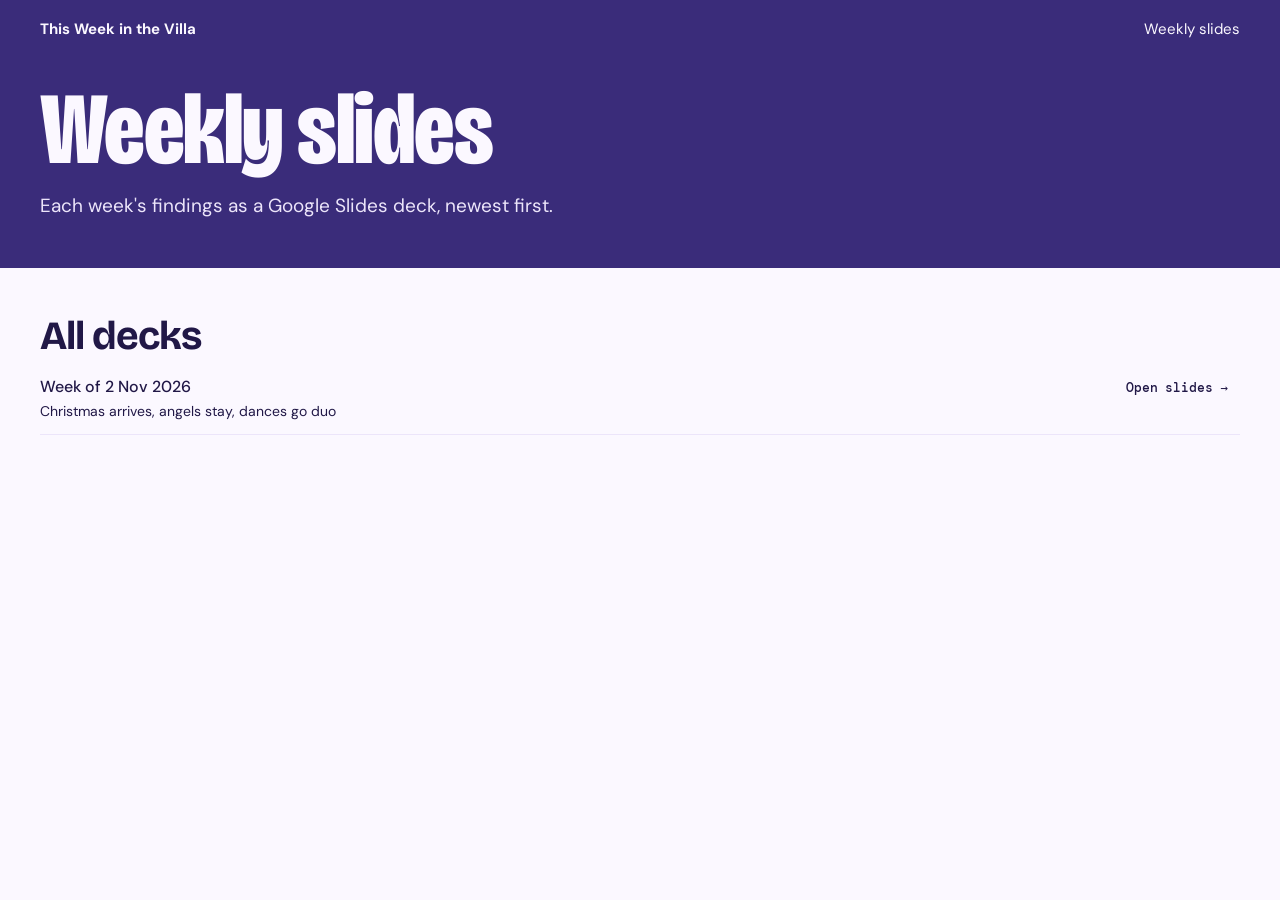
<file: slides/index.html>
<!doctype html>
<html lang="en-AU">
<head>
<meta charset="utf-8">
<meta name="viewport" content="width=device-width, initial-scale=1">
<title>This Week in the Villa Slides</title>
<link rel="icon" href="/this-week-in-the-villa/icon-64.png"><link rel="apple-touch-icon" href="/this-week-in-the-villa/icon-180.png">
<link rel="preconnect" href="https://fonts.googleapis.com"><link rel="preconnect" href="https://fonts.gstatic.com" crossorigin>
<link href="https://fonts.googleapis.com/css2?family=Bricolage+Grotesque:opsz,wdth,wght@12..96,75..100,400..800&family=DM+Mono:wght@400;500&family=DM+Sans:opsz,wght@9..40,400..700&display=swap" rel="stylesheet">
<style>
:root{--deep:#3A2C7A;--paper:#FBF8FF;--accent:#6D45D1;--pop:#F7C9DC;--tint:#B9A8F2;--ink:#211847;--soft:#ECE5FA;
--head:"Bricolage Grotesque",system-ui,sans-serif;--body:"DM Sans",system-ui,sans-serif;--mono:"DM Mono",ui-monospace,monospace;--bar:0px;--arch:999px 999px 0 0}
*{box-sizing:border-box;margin:0;padding:0}
html{color-scheme:light;-webkit-text-size-adjust:100%}
body{background:var(--paper);color:var(--ink);font:400 16px/1.5 var(--body);-webkit-font-smoothing:antialiased}
a{color:inherit}
img{display:block;width:100%;height:100%;object-fit:cover;background:var(--soft)}
ul,ol{list-style:none}
h1,h2,h3{font-family:var(--head);font-weight:700;letter-spacing:-.025em;line-height:1.02;text-wrap:balance}
button{font:inherit;color:inherit;background:none;border:0;cursor:pointer;text-align:left}
:focus-visible{outline:3px solid var(--pop);outline-offset:2px}
.num{font-family:var(--mono);font-size:.82em;letter-spacing:-.01em}
.spark{display:block;width:100%;height:auto;overflow:visible}

/* status mark: the arch itself, filled with the status colour */
.st{display:inline-flex;align-items:center;gap:6px;font-family:var(--mono);font-size:12.5px;white-space:nowrap}
.st i{width:10px;height:13px;border-radius:5px 5px 0 0;flex:none}
.st.rise i{background:#D9518A}.st.peak i{background:var(--accent)}.st.flat i{background:var(--tint)}.st.fade i{background:transparent;box-shadow:inset 0 0 0 1.5px currentColor}

/* ============ A: magazine ============ */
.wrap{max-width:1320px;margin:0 auto;padding:0 40px}
.a-hero{position:relative;background:var(--deep);color:var(--paper);overflow:hidden;display:grid;grid-template-columns:minmax(0,1fr) minmax(0,1fr);column-gap:48px;padding:18px 40px 0}
.a-nav,.a-mast{grid-column:1/-1}
.a-col{display:flex;flex-direction:column;padding-bottom:44px}
.a-nav{position:relative;z-index:2;display:flex;justify-content:space-between;gap:16px;font-size:15px}
.a-nav{align-items:center}
.a-nav span{display:flex;gap:8px}
.a-nav a{text-decoration:none}
.a-nav span a{display:inline-flex;align-items:center;min-height:38px;padding:0 16px;border-radius:999px;background:rgb(255 255 255 / .16);color:var(--paper);font-size:14.5px;font-weight:600;white-space:nowrap}
.a-nav span a:hover{background:var(--pop);color:var(--ink)}
.a-mast{position:relative;z-index:2;font:800 clamp(52px,8.5vw,136px)/.95 var(--head);font-stretch:75%;letter-spacing:-.012em;margin:12px 0 0;white-space:nowrap}
.a-mast br{display:none}
.a-what{margin-top:6px}
.a-what p{font-size:clamp(17px,1.5vw,20px);line-height:1.4;text-wrap:balance}
.a-btn{display:inline-flex;align-items:center;min-height:46px;margin-top:14px;padding:0 22px;border-radius:999px;background:var(--pop);color:var(--ink);font-weight:600;text-decoration:none}
.a-btn:hover{background:var(--paper)}
.a-kick{font:600 15px var(--body);color:var(--pop);margin-bottom:8px}
.a-lead{padding-top:30px}
.a-lead h1{font-size:clamp(38px,4.9vw,70px);font-weight:600}
.a-trio{display:flex;gap:12px;align-items:flex-end;min-height:400px;margin-top:6px}
.a-trio a{display:block;flex:1;min-width:0;height:84%;border-radius:var(--arch);overflow:hidden;box-shadow:0 0 0 6px var(--accent)}
.a-trio a:nth-child(2){height:100%;box-shadow:0 0 0 6px var(--pop)}
.a-trio a:hover{box-shadow:0 0 0 6px var(--paper)}
.a-lead h1{font-size:clamp(38px,4.9vw,70px);font-weight:600}

.a-feature{background:var(--pop);padding:88px 0 96px}
.a-feature h2{font-size:clamp(40px,6.6vw,96px);max-width:20ch;font-weight:800;font-stretch:85%;letter-spacing:-.015em}
.a-fgrid{display:grid;grid-template-columns:5fr 7fr;gap:64px;margin-top:56px;align-items:end}
.a-facts li{font-size:20px;line-height:1.35;padding:14px 0;border-top:2px solid var(--ink)}
.a-arcade{display:grid;grid-template-columns:repeat(4,minmax(0,1fr));gap:14px}
.a-arcade .pic,.a-five .pic{aspect-ratio:3/4.4;border-radius:var(--arch);overflow:hidden;display:block}
.a-arcade h3{font-size:18px;font-weight:600;letter-spacing:-.01em;line-height:1.12;margin-top:10px}
.a-arcade p{font-size:13.5px;margin-top:4px}

.a-moments{padding:96px 0 40px}
.a-moments>.wrap{display:grid;grid-template-columns:1fr 1fr;gap:56px 72px}
.a-moments h2{grid-column:1/-1;font-size:clamp(32px,3.6vw,48px)}
.a-moments h3{font-size:clamp(26px,2.7vw,38px);font-weight:600}
.a-moments p{margin-top:10px;font-size:17px;max-width:44ch}
.a-moments a{display:inline-block;margin-top:8px;font-size:14.5px}

.a-list{padding:128px 0 96px}
.a-list>.wrap>h2{font-size:clamp(44px,7vw,104px);font-weight:800;font-stretch:85%;letter-spacing:-.015em}
.a-list>.wrap>p{font-size:19px;margin-top:10px;max-width:56ch}
.a-one{display:grid;grid-template-columns:minmax(0,4fr) minmax(0,7fr);gap:56px;align-items:end;margin-top:56px}
.a-one .pic{display:block;aspect-ratio:3/4;border-radius:var(--arch);overflow:hidden}
.a-one .rk{font:800 clamp(96px,14vw,200px)/.8 var(--head);color:var(--accent);letter-spacing:-.05em}
.a-one h3{font-size:clamp(36px,5vw,72px);font-weight:700;margin-top:18px}
.a-one .meta{display:flex;flex-wrap:wrap;gap:6px 20px;margin-top:14px;align-items:center;font-size:17px}
.a-one .tx{margin-top:14px;font-size:18px;max-width:54ch}
.a-five{display:grid;grid-template-columns:repeat(4,minmax(0,1fr));gap:24px;margin-top:72px}
.a-five a{text-decoration:none}
.a-five h3{font-size:24px;font-weight:600;line-height:1.08;margin-top:14px}
.a-five h3 span{color:var(--accent);font-weight:800;margin-right:6px}
.a-five .meta{display:flex;justify-content:space-between;gap:10px;align-items:center;margin-top:8px;font-size:17px}
.a-rows{display:grid;grid-template-columns:minmax(0,1fr) minmax(0,1fr);gap:0 56px;margin-top:64px}
.a-row{display:grid;grid-template-columns:48px 34px minmax(0,1fr) auto;gap:12px;align-items:center;padding:12px 0;text-decoration:none;border-bottom:1px solid var(--soft)}
.a-row .th{width:48px;height:62px;border-radius:var(--arch);overflow:hidden}
.a-row .rk{font:700 20px/1 var(--head)}
.a-row h4{font:600 17.5px/1.15 var(--head);letter-spacing:-.01em}
.a-row small{display:block;font-size:13.5px;line-height:1.3;margin-top:3px}
.a-row .r{text-align:right;display:grid;gap:3px;justify-items:end;font-size:16px}
.a-row:hover h4{text-decoration:underline}
.a-dated{background:var(--soft);margin-top:72px;padding:40px 44px 32px;border-radius:220px 220px 0 0}
.a-dated h3{font-size:clamp(28px,3.2vw,44px);text-align:center}
.a-dated>p{text-align:center;margin-top:6px}
.a-dated .a-rows{margin-top:20px}
.a-dated .a-row{border-bottom-color:var(--paper)}

.a-words{background:var(--deep);color:var(--paper);padding:88px 0}
.a-words .a-kick{font-size:16px}
.a-words h2{font-size:clamp(36px,5vw,72px);max-width:17ch;font-weight:700}
.a-wtop{display:grid;grid-template-columns:minmax(0,1fr) minmax(0,1fr);gap:40px;margin-top:48px}
.a-wtop h3{font-size:clamp(44px,6vw,84px);font-weight:800;color:var(--pop)}
.a-wtop p{margin:6px 0 16px;font-size:17px}
.a-wtop .st{font-size:14px;margin-right:14px}
.a-wtop .spark{color:var(--pop);margin-top:12px}
.a-wall{display:grid;grid-template-columns:repeat(4,minmax(0,1fr));gap:28px 32px;margin-top:64px}
.a-wall h4{font:600 19px/1.1 var(--head)}
.a-wall .ln{display:flex;justify-content:space-between;align-items:center;gap:8px;margin:5px 0 8px;font-size:15px}
.a-wall .st{font-size:12px}
.a-wall .spark{color:var(--tint)}
.a-wnote{margin-top:32px;font-size:14.5px;max-width:72ch;color:var(--soft)}
.a-phr{display:flex;flex-wrap:wrap;gap:14px 36px;margin-top:48px;font:500 20px/1.25 var(--head)}
.a-phr li{display:grid;gap:3px}

.a-foot{background:var(--accent);color:var(--paper);padding:64px 0 44px}
.a-foot .big{display:grid;grid-template-columns:1fr 1fr;gap:32px}
.a-foot a.lk{font:800 clamp(40px,6.4vw,92px)/1 var(--head);font-stretch:85%;letter-spacing:-.015em;text-underline-offset:8px;text-decoration-thickness:3px}
.a-foot p{margin-top:12px;font:700 20px/1.3 var(--body);max-width:30ch}

@media (max-width:980px){
 .a-fgrid,.a-one{grid-template-columns:minmax(0,1fr);gap:36px}
 .a-rows{grid-template-columns:minmax(0,1fr)}
 .a-wall{grid-template-columns:repeat(3,minmax(0,1fr))}
}
@media (max-width:760px){
 .wrap{padding:0 16px}
 .a-hero{display:flex;flex-direction:column;padding:14px 16px 0}
 .a-col{padding-bottom:0}
 .a-trio{height:280px;margin-top:24px}
 .a-nav{font-size:13px;flex-wrap:wrap;gap:4px 8px}.a-nav span{gap:4px;flex-wrap:wrap}.a-nav span a{min-height:36px;padding:0 8px;font-size:12.5px}
 .a-mast{white-space:normal;font-size:clamp(52px,19vw,104px);line-height:.9}
 .a-mast br{display:inline}
 .a-lead{padding-top:20px}
 .a-feature{padding:56px 0 60px}
 .a-arcade{grid-template-columns:repeat(2,minmax(0,1fr));gap:20px 14px}
 .a-facts li{font-size:18px}
 .a-moments{padding:60px 0 8px}
 .a-moments>.wrap{grid-template-columns:minmax(0,1fr);gap:30px}
 .a-list{padding:60px 0 56px}
 .a-five{grid-template-columns:repeat(2,minmax(0,1fr));gap:28px 14px;margin-top:44px}
 .a-five h3{font-size:20px}
 .a-five .meta{flex-direction:column;align-items:flex-start;gap:2px}
 .a-row{grid-template-columns:44px 26px minmax(0,1fr);gap:4px 10px}
 .a-row .th{width:44px;height:58px;grid-row:span 2}
 .a-row .rk{grid-row:span 2}
 .a-row .r{grid-column:3;display:flex;justify-content:space-between;align-items:center;gap:10px;text-align:left}
 .a-dated{padding:36px 16px 16px;border-radius:120px 120px 0 0;margin-left:-16px;margin-right:-16px}
 .a-words{padding:56px 0}
 .a-wtop{grid-template-columns:minmax(0,1fr);gap:32px}
 .a-wall{grid-template-columns:repeat(2,minmax(0,1fr));gap:22px 18px;margin-top:40px}
 .a-foot .big{grid-template-columns:minmax(0,1fr)}
}


/* full write-ups */
.a-full{padding:88px 0 40px}
.a-full>.wrap>h2{font-size:clamp(44px,7vw,104px);font-weight:800;font-stretch:85%;letter-spacing:-.015em}
.trend{display:grid;grid-template-columns:240px minmax(0,1fr);gap:40px;padding:40px 0;border-bottom:1px solid var(--soft);scroll-margin-top:12px}
.trend figure .pic,.trend figure>img{display:block;aspect-ratio:3/4.4;border-radius:var(--arch);overflow:hidden}
.trend figcaption{margin-top:8px;font:400 12.5px var(--mono)}
.trend .meta{display:flex;flex-wrap:wrap;gap:6px 18px;align-items:center;font:400 12.5px var(--mono)}
.trend .rk{font:800 24px/1 var(--head);color:var(--accent)}
.trend h3{font-size:clamp(28px,3.4vw,42px);margin:10px 0}
.trend .what{font-size:18px;max-width:62ch}
.trend dl{display:grid;grid-template-columns:7.5em minmax(0,1fr);gap:10px 16px;margin:22px 0;max-width:68ch;font-size:15.5px}
.trend dt{font:500 12.5px/1.8 var(--mono)}
.ex{display:grid;gap:6px;font-size:15px}
.ex li{display:flex;flex-wrap:wrap;gap:4px 12px;align-items:baseline}
.ex a{font-weight:500}.ex span{font:400 12.5px var(--mono)}
.src{margin-top:16px;font:400 11.5px var(--mono)}
.how{padding-top:24px;padding-bottom:64px;display:grid;gap:10px;font-size:14px}
.how p{max-width:72ch}
.a-foot a.lk:hover,.a-row:hover h4{text-decoration-thickness:2px}

/* past reports and slides pages */
.sub-top{background:var(--deep);color:var(--paper);padding:18px 0 48px}
.sub-top .a-nav{margin-bottom:40px}
.sub-top h1{font:800 clamp(48px,8vw,104px)/.95 var(--head);font-stretch:75%;letter-spacing:-.012em}
.sub-top p.lead{margin-top:14px;font-size:19px;max-width:48ch;color:var(--soft)}
.sub h2{font-size:clamp(28px,3.2vw,40px);margin:48px 0 6px}
.sub h2+p{font-size:15.5px;margin-bottom:12px;max-width:72ch}
.sub table{width:100%;border-collapse:collapse;margin-bottom:40px}
.sub th{text-align:left;font:400 12.5px var(--mono);padding:8px 12px 8px 0;border-bottom:1px solid var(--ink);white-space:nowrap}
.sub td{padding:12px 12px 12px 0;border-bottom:1px solid var(--soft);vertical-align:baseline}
.sub td a{font-weight:500;text-decoration:none}.sub td a:hover{text-decoration:underline}
.sub .origin{display:block;font-size:14px;margin-top:2px}
.sub .num,.sub .first,.sub .when{font:400 12.5px var(--mono);white-space:nowrap}
.sub .num{text-align:right}
@media (max-width:760px){
 .trend{grid-template-columns:minmax(0,1fr);gap:20px}.trend figure{max-width:220px}
 .trend dl{grid-template-columns:minmax(0,1fr);gap:2px}.trend dd{margin-bottom:10px}
 .sub .num,.sub .first,.sub .when{white-space:normal}.sub td.when,.sub th.when{display:none}
}
</style>
</head>
<body>
<header class="sub-top"><div class="wrap"><div class="a-nav"><a href="../"><b>This Week in the Villa</b></a><span>Weekly slides</span></div><h1>Weekly slides</h1><p class="lead">Each week's findings as a Google Slides deck, newest first.</p></div></header>
<div class="wrap sub"><h2>All decks</h2><table><tbody><tr><td><a href="https://docs.google.com/presentation/d/1RZf5ZhhaOJgXnq-GW7fjzueA2n47Ol9pA1QmYHhu6Bc/edit" target="_blank" rel="noopener">Week of 2 Nov 2026</a><span class="origin">Christmas arrives, angels stay, dances go duo</span></td><td class="num"><a href="https://docs.google.com/presentation/d/1RZf5ZhhaOJgXnq-GW7fjzueA2n47Ol9pA1QmYHhu6Bc/edit" target="_blank" rel="noopener">Open slides <span aria-hidden="true">→</span></a></td></tr></tbody></table></div>
</body>
</html>
</file>
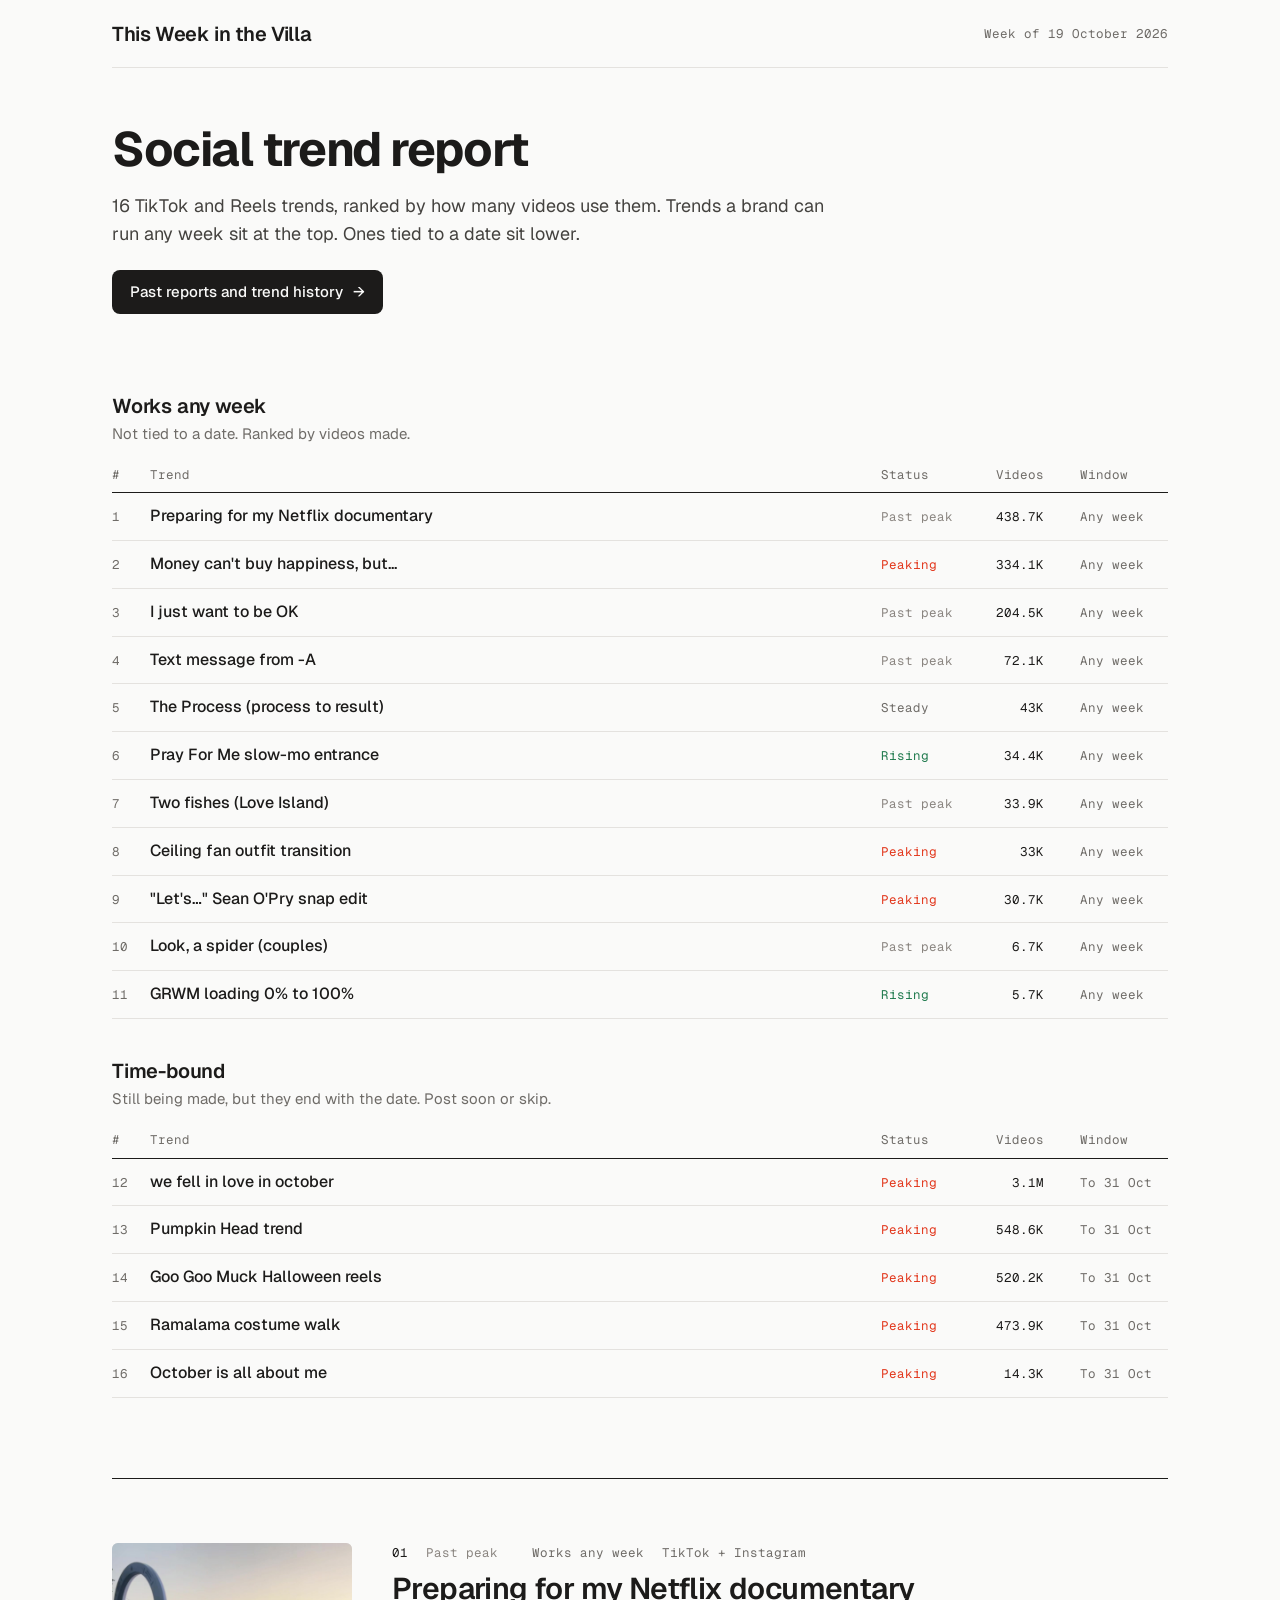
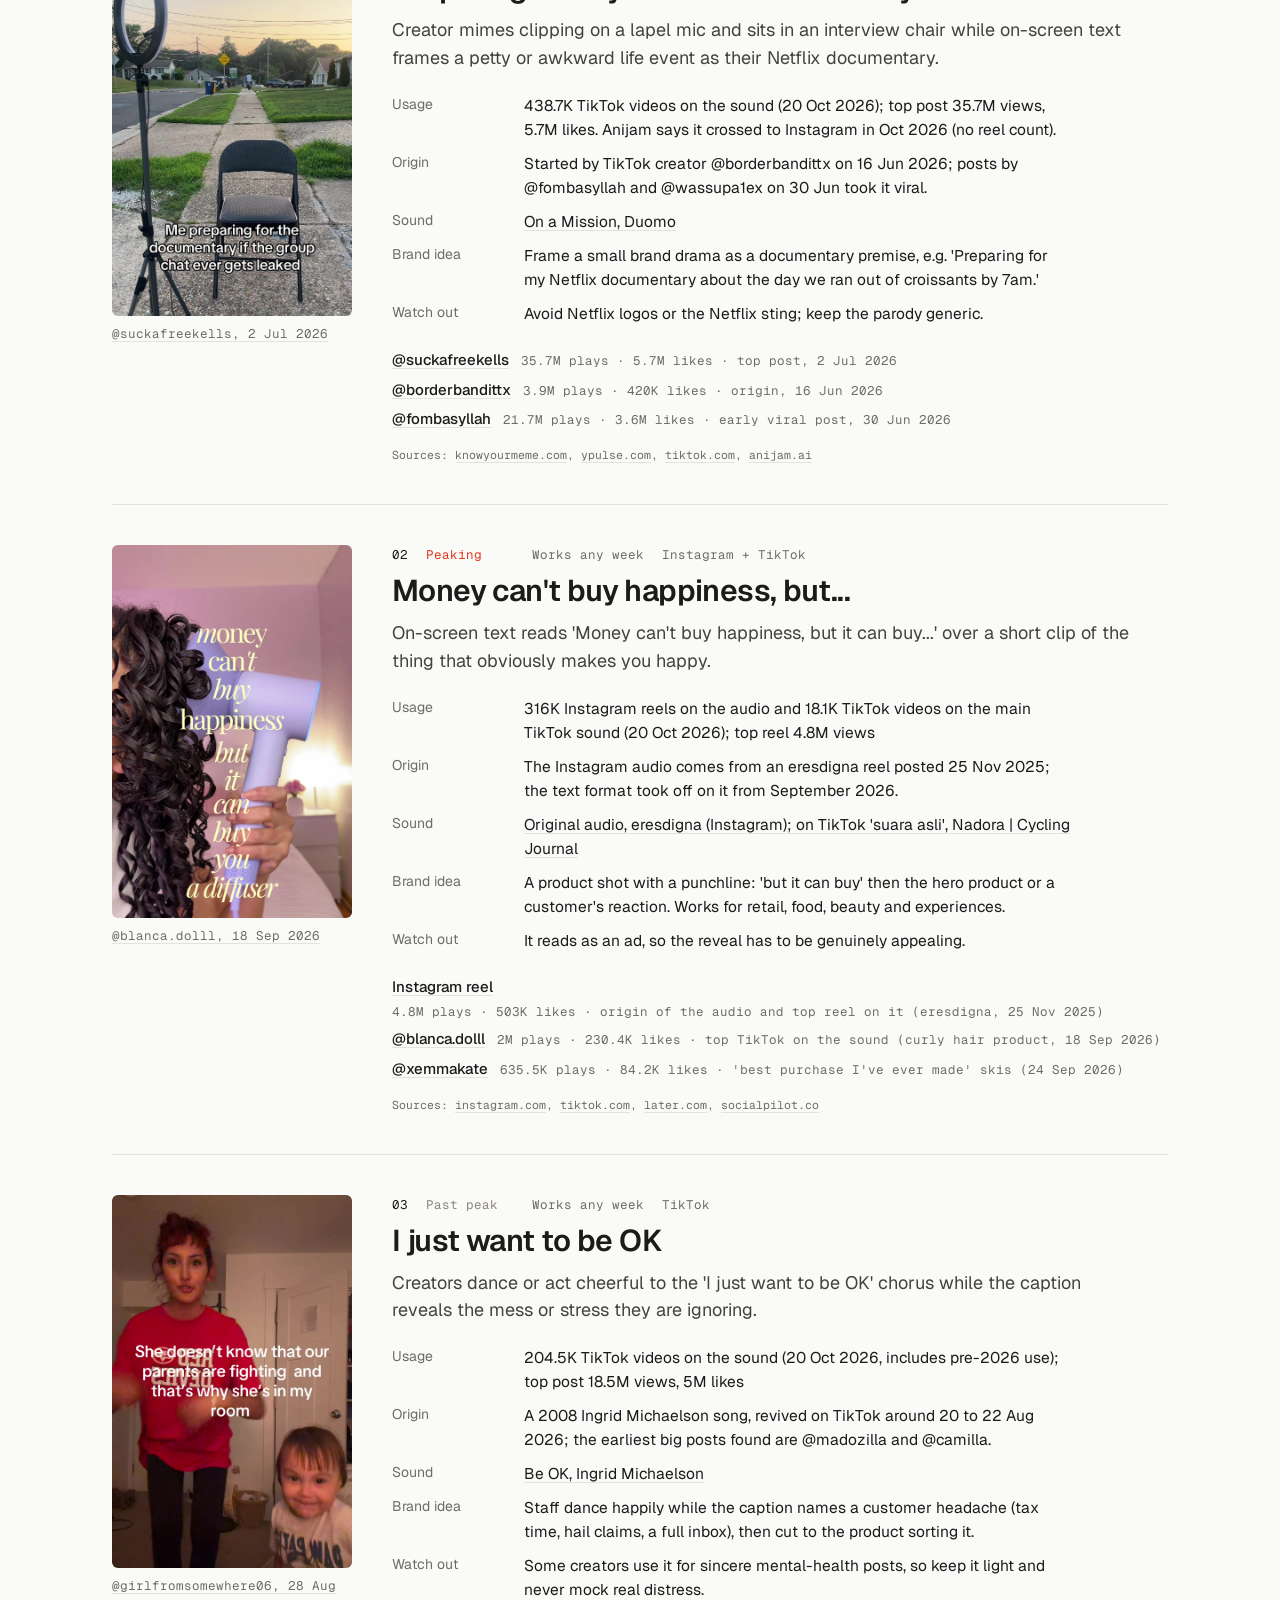
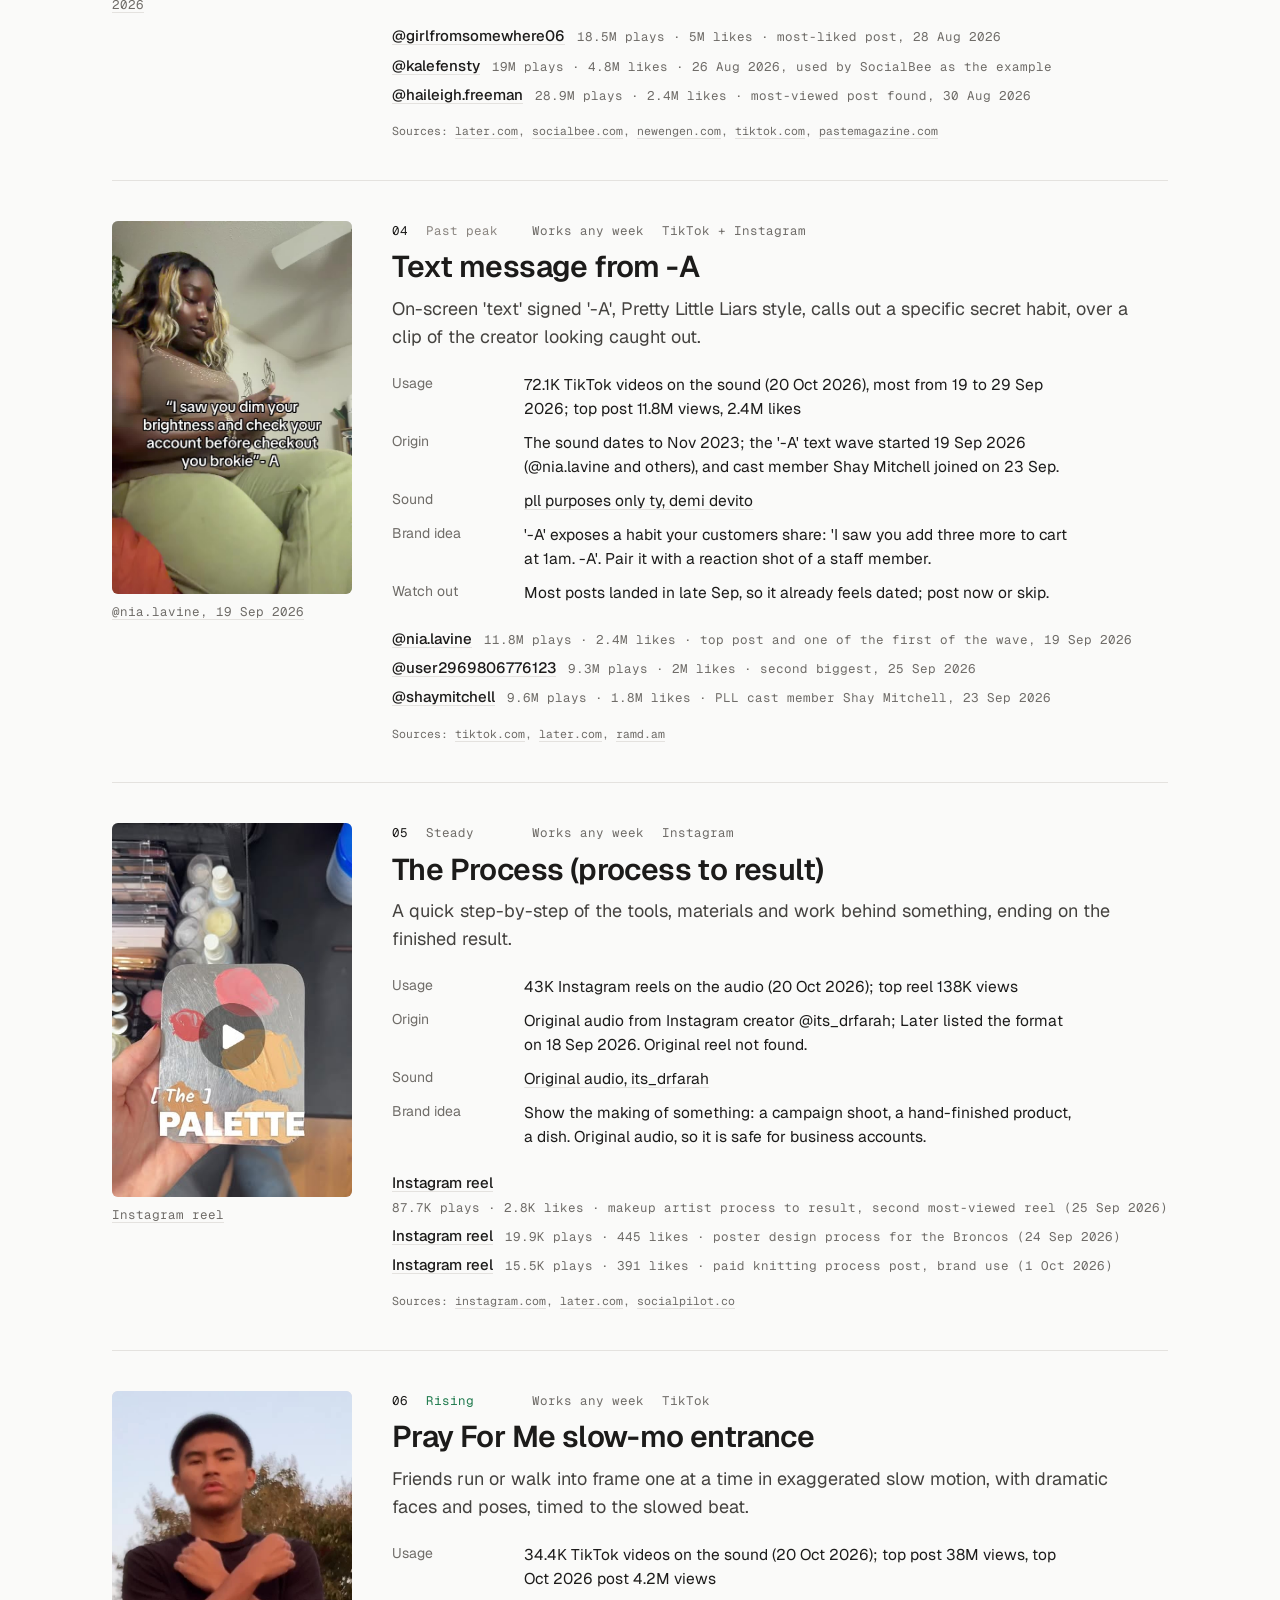
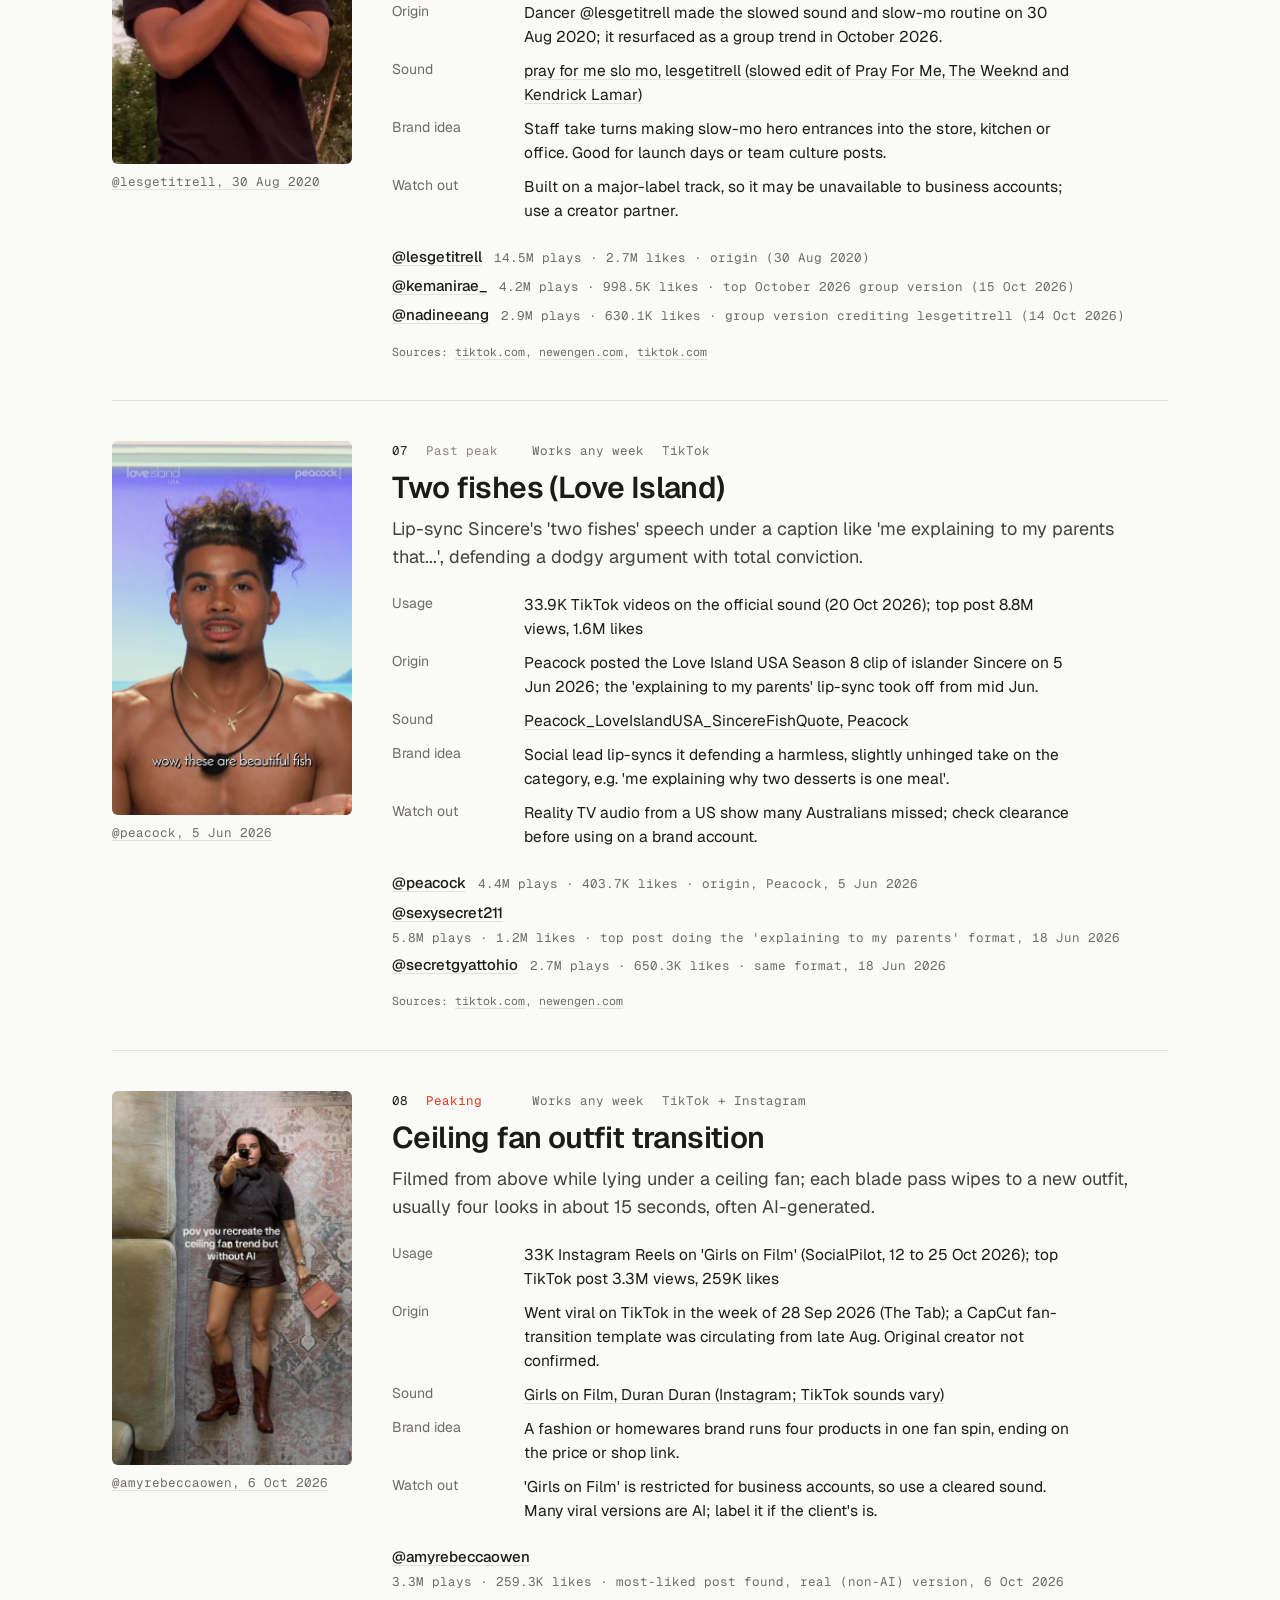
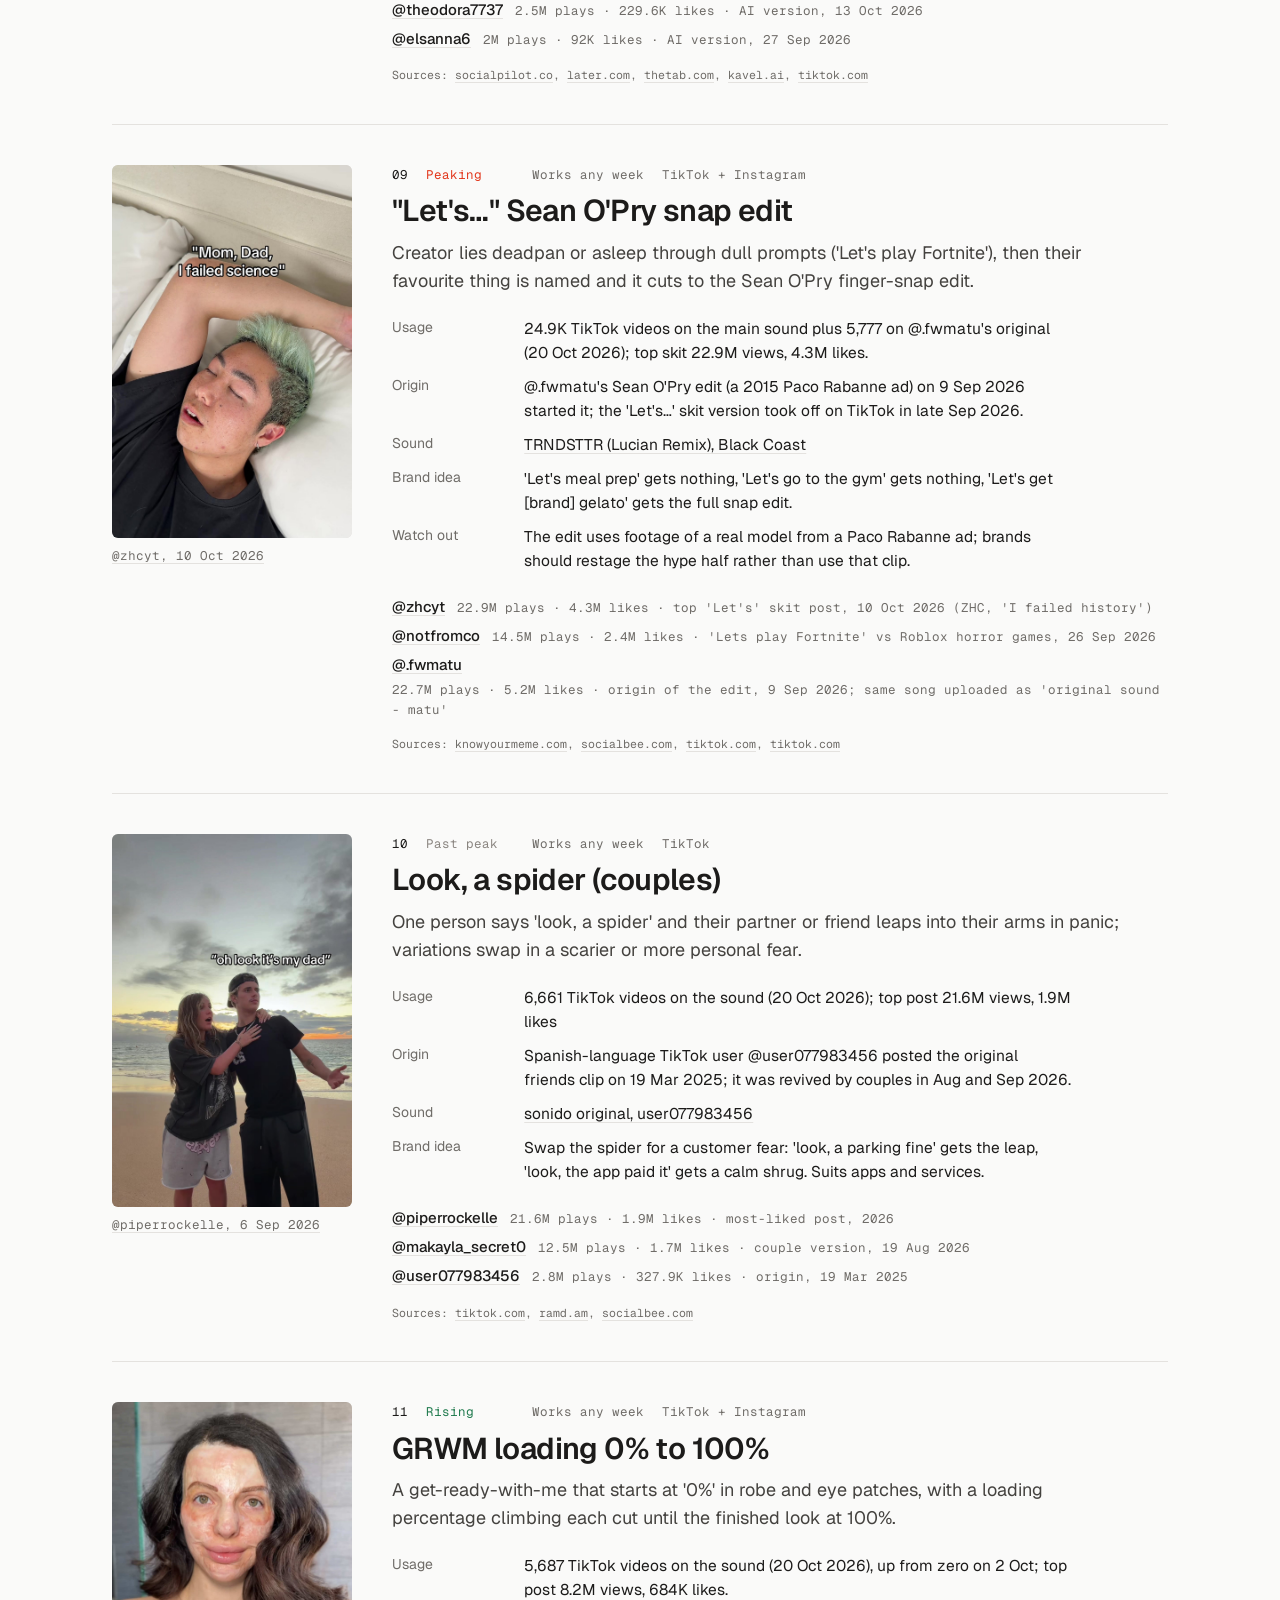
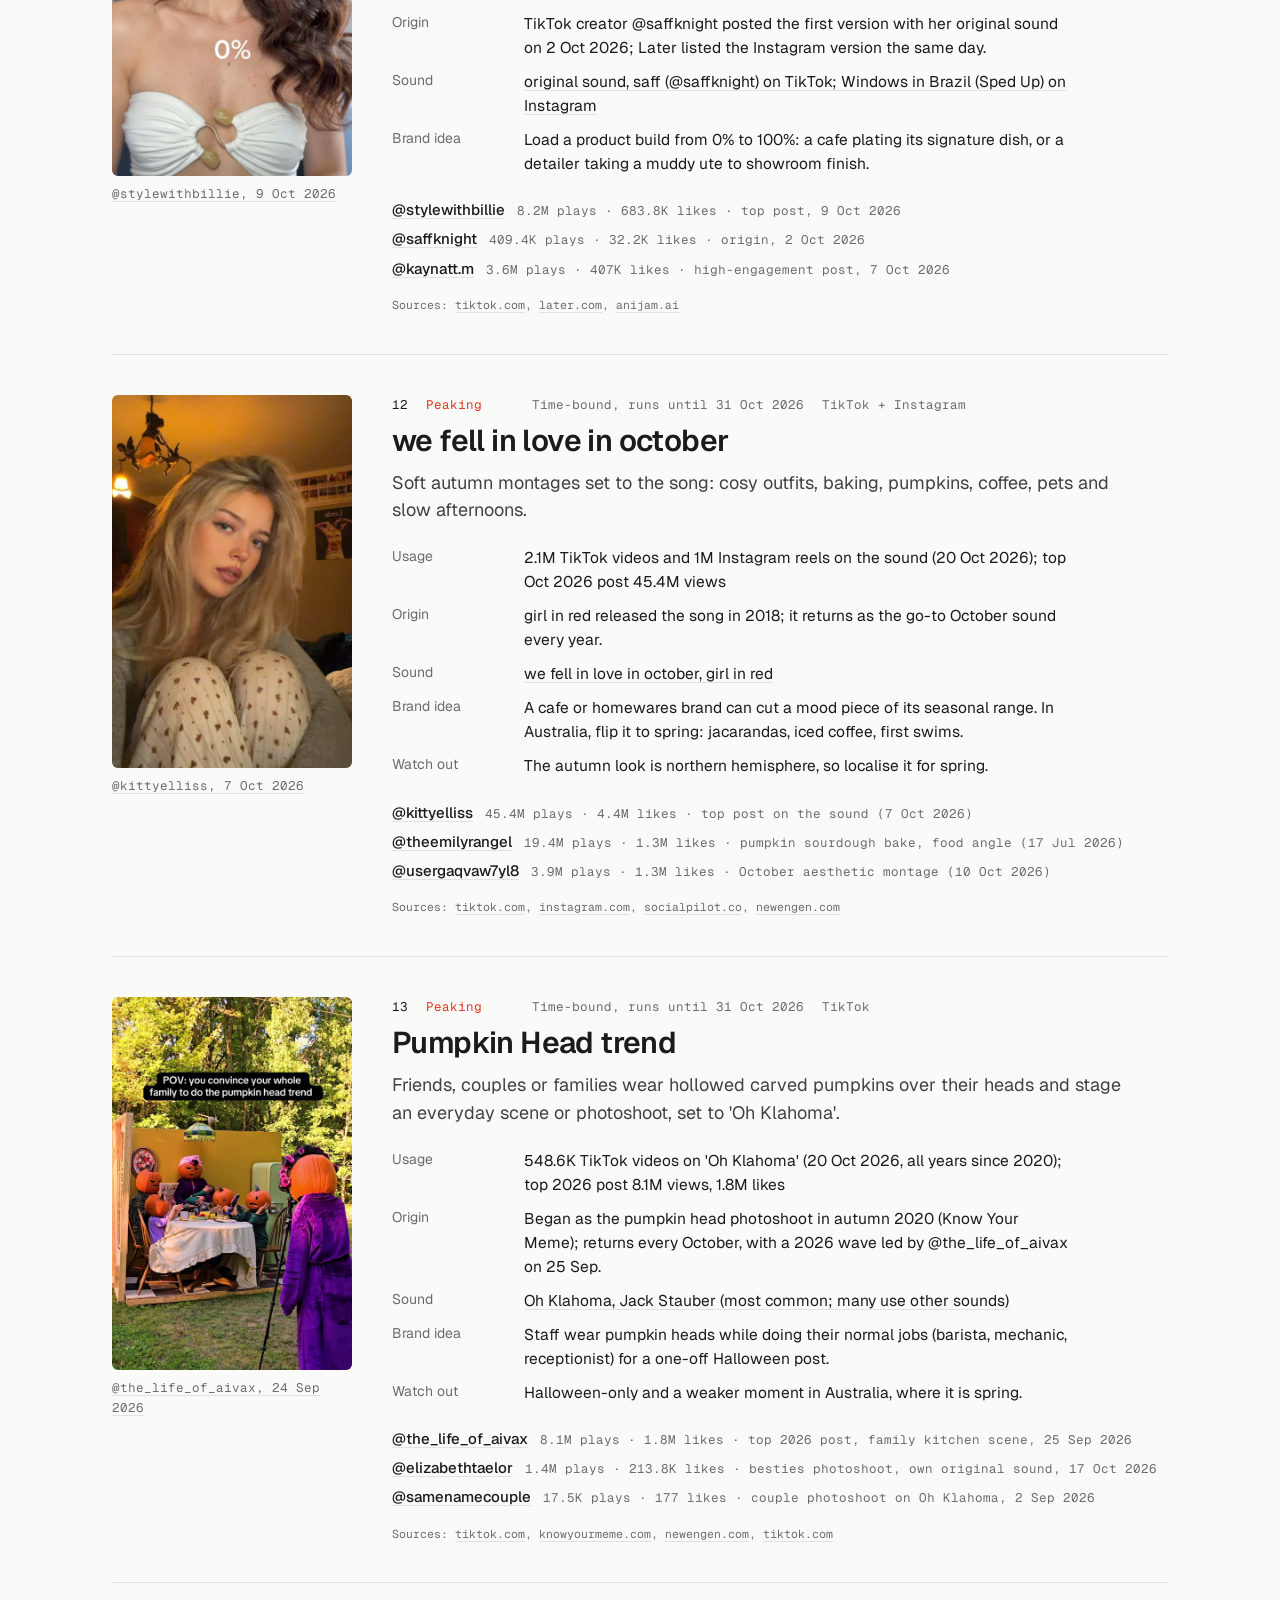
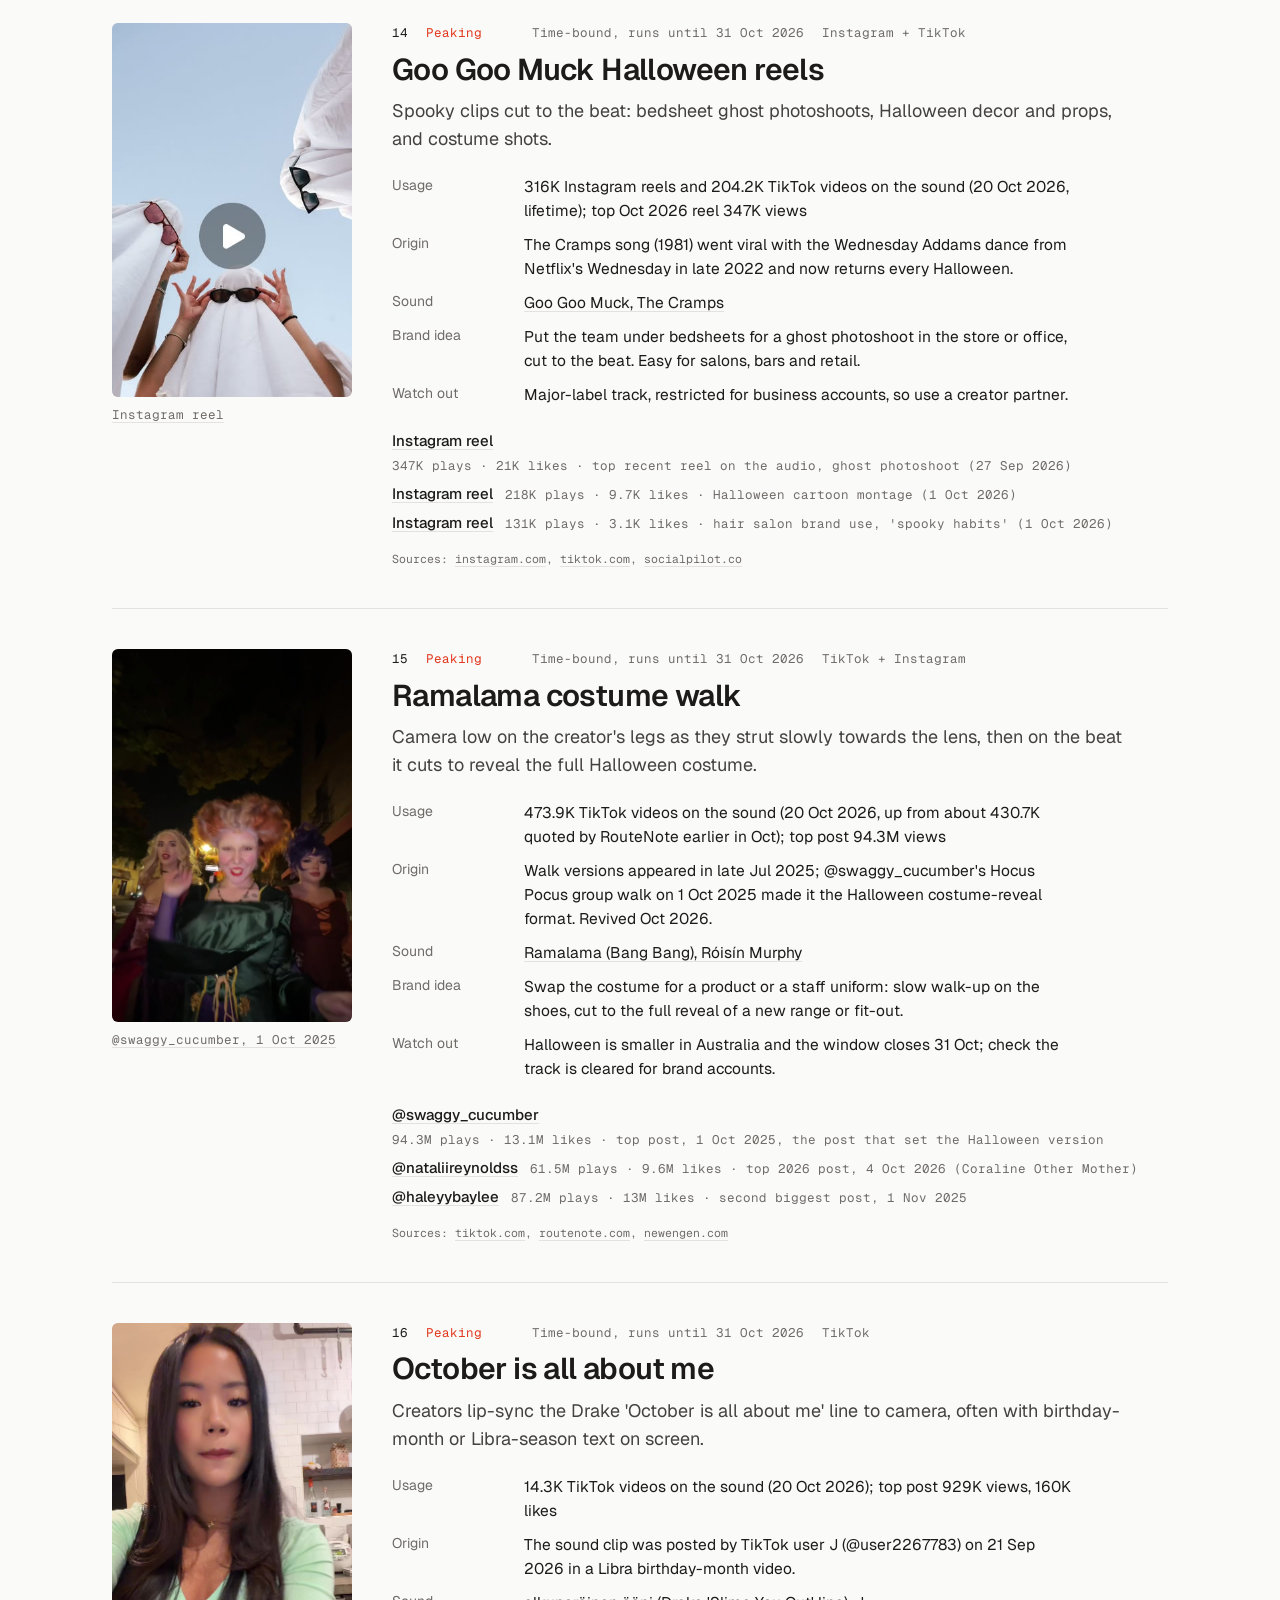
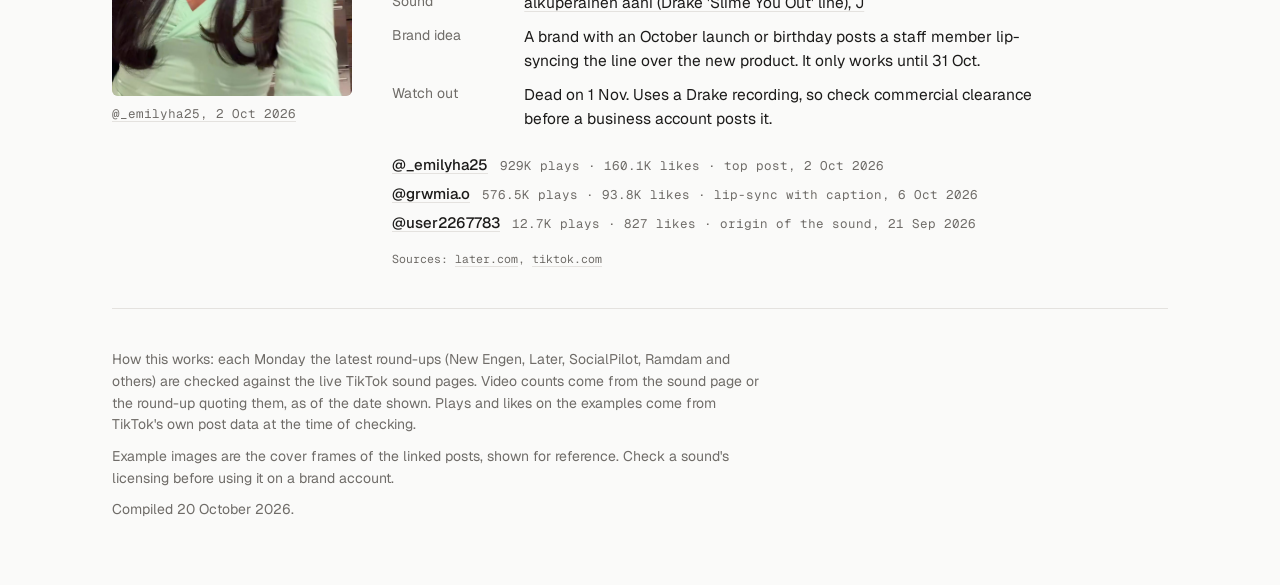
<file: archive/2026-10-19/index.html>
<!doctype html>
<html lang="en-AU">
<head>
<meta charset="utf-8">
<meta name="viewport" content="width=device-width, initial-scale=1">
<title>Trend Report · Week of 19 October 2026</title>
<meta name="description" content="16 social trends ranked by how much they're used, for the week of 19 October 2026.">
<link rel="preconnect" href="https://fonts.googleapis.com"><link rel="preconnect" href="https://fonts.gstatic.com" crossorigin>
<link href="https://fonts.googleapis.com/css2?family=Geist:wght@400;500;600;700&family=Geist+Mono:wght@400;500&display=swap" rel="stylesheet">
<style>
:root{--bg:#fafaf9;--ink:#1c1b1a;--soft:#44423f;--muted:#6f6c68;--line:#e4e2df;--red:#e2361b;--rise:#1f7a4d;--fade:#8a8580}
@media (prefers-color-scheme:dark){:root{--bg:#151413;--ink:#ecebe8;--soft:#c9c7c3;--muted:#99958f;--line:#2e2c2a;--red:#ff5a3c;--rise:#4cc38a;--fade:#8a8580}}
*{box-sizing:border-box;margin:0;padding:0}
body{background:var(--bg);color:var(--ink);font:400 16px/1.55 Geist,system-ui,sans-serif;-webkit-font-smoothing:antialiased}
a{color:inherit;text-underline-offset:3px;text-decoration-color:var(--line)}
a:hover{color:var(--red);text-decoration-color:currentColor}
.wrap{max-width:1120px;margin:0 auto;padding:0 32px}
header{display:flex;justify-content:space-between;align-items:center;height:68px;border-bottom:1px solid var(--line)}
.mark{font:600 20px/1 Geist,sans-serif;letter-spacing:-.02em;text-decoration:none}
header span,.meta,.ex span,.src,figcaption,th,.num,.when,.rk{font-family:"Geist Mono",monospace;font-size:12.5px}
header span{color:var(--muted)}
.intro{padding:56px 0 40px;max-width:720px}
h1{font:700 clamp(32px,4.5vw,48px)/1.08 Geist,sans-serif;letter-spacing:-.03em;margin-bottom:16px}
.intro p{color:var(--soft);font-size:18px;max-width:60ch}
h2{font:600 20px/1.2 Geist,sans-serif;letter-spacing:-.01em;margin:40px 0 4px}
h2+p{color:var(--muted);font-size:15px;margin-bottom:12px}
table{width:100%;border-collapse:collapse}
th{text-align:left;font-weight:400;color:var(--muted);padding:8px 12px 8px 0;border-bottom:1px solid var(--ink)}
td{padding:11px 12px 11px 0;border-bottom:1px solid var(--line);vertical-align:baseline}
td a{text-decoration:none;font-weight:500}
.rk{color:var(--muted);width:3em} .num{text-align:right;width:7em} th.num{text-align:right} .when{color:var(--muted);width:9em;padding-left:24px;white-space:nowrap}
.st{font-family:"Geist Mono",monospace;font-size:12.5px;width:7em}
.st.rise{color:var(--rise)} .st.peak{color:var(--red)} .st.fade{color:var(--fade)} .st.flat{color:var(--muted)}
.section-break{margin-top:80px;padding-top:24px;border-top:1px solid var(--ink)}
.trend{display:grid;grid-template-columns:240px 1fr;gap:40px;padding:40px 0;border-bottom:1px solid var(--line);scroll-margin-top:12px}
figure img{width:100%;aspect-ratio:9/14;object-fit:cover;object-position:top;border-radius:6px;display:block;background:var(--line)}
figcaption{margin-top:8px;color:var(--muted)}
.noimg{aspect-ratio:9/14;border-radius:6px;background:var(--line)}
.meta{display:flex;flex-wrap:wrap;gap:6px 18px;color:var(--muted)}
.meta .rk{color:var(--ink);width:auto}
h3{font:600 clamp(24px,3vw,30px)/1.15 Geist,sans-serif;letter-spacing:-.02em;margin:10px 0 10px}
.what{font-size:18px;color:var(--soft);max-width:62ch}
dl{display:grid;grid-template-columns:7.5em 1fr;gap:10px 16px;margin:22px 0;max-width:68ch;font-size:15.5px}
dt{color:var(--muted);font-size:14px}
.ex{list-style:none;display:grid;gap:6px;font-size:15px}
.ex li{display:flex;flex-wrap:wrap;gap:4px 12px;align-items:baseline}
.ex a{font-weight:500} .ex span{color:var(--muted)}
.src{margin-top:16px;color:var(--muted);font-size:11.5px}
footer{padding:40px 0 64px;color:var(--muted);font-size:14px;display:grid;gap:10px;max-width:72ch}
@media (max-width:760px){
  .wrap{padding:0 16px} .intro{padding:36px 0 24px}
  .when,th.whenh{display:none}
  .trend{grid-template-columns:1fr;gap:20px} figure{max-width:260px}
  dl{grid-template-columns:1fr;gap:2px} dd{margin-bottom:10px}
}
.intro .past{margin-top:22px}
.btn{display:inline-flex;align-items:center;gap:10px;min-height:44px;padding:0 18px;border-radius:8px;background:var(--ink);color:var(--bg);font-size:15px;font-weight:500;text-decoration:none}
.btn:hover{background:var(--red);color:var(--bg)}
.btn:focus-visible{outline:2px solid var(--red);outline-offset:2px}
.pic{display:block} .pic:hover img{opacity:.85}
</style>
</head>
<body>
<div class="wrap">
<header><a class="mark" href="../../">This Week in the Villa</a><span>Week of 19 October 2026</span></header>
<section class="intro">
  <h1>Social trend report</h1>
  <p>16 TikTok and Reels trends, ranked by how many videos use them. Trends a brand can run any week sit at the top. Ones tied to a date sit lower.</p>
  <p class="past"><a class="btn" href="../">Past reports and trend history <span aria-hidden="true">→</span></a></p>
</section>
<h2>Works any week</h2>
<p>Not tied to a date. Ranked by videos made.</p>
<table><thead><tr><th>#</th><th>Trend</th><th>Status</th><th class="num">Videos</th><th class="when whenh">Window</th></tr></thead><tbody><tr><td class="rk">1</td><td><a href="#t1">Preparing for my Netflix documentary</a></td><td class="st fade">Past peak</td><td class="num">438.7K</td><td class="when">Any week</td></tr><tr><td class="rk">2</td><td><a href="#t2">Money can&#x27;t buy happiness, but...</a></td><td class="st peak">Peaking</td><td class="num">334.1K</td><td class="when">Any week</td></tr><tr><td class="rk">3</td><td><a href="#t3">I just want to be OK</a></td><td class="st fade">Past peak</td><td class="num">204.5K</td><td class="when">Any week</td></tr><tr><td class="rk">4</td><td><a href="#t4">Text message from -A</a></td><td class="st fade">Past peak</td><td class="num">72.1K</td><td class="when">Any week</td></tr><tr><td class="rk">5</td><td><a href="#t5">The Process (process to result)</a></td><td class="st flat">Steady</td><td class="num">43K</td><td class="when">Any week</td></tr><tr><td class="rk">6</td><td><a href="#t6">Pray For Me slow-mo entrance</a></td><td class="st rise">Rising</td><td class="num">34.4K</td><td class="when">Any week</td></tr><tr><td class="rk">7</td><td><a href="#t7">Two fishes (Love Island)</a></td><td class="st fade">Past peak</td><td class="num">33.9K</td><td class="when">Any week</td></tr><tr><td class="rk">8</td><td><a href="#t8">Ceiling fan outfit transition</a></td><td class="st peak">Peaking</td><td class="num">33K</td><td class="when">Any week</td></tr><tr><td class="rk">9</td><td><a href="#t9">&quot;Let&#x27;s…&quot; Sean O&#x27;Pry snap edit</a></td><td class="st peak">Peaking</td><td class="num">30.7K</td><td class="when">Any week</td></tr><tr><td class="rk">10</td><td><a href="#t10">Look, a spider (couples)</a></td><td class="st fade">Past peak</td><td class="num">6.7K</td><td class="when">Any week</td></tr><tr><td class="rk">11</td><td><a href="#t11">GRWM loading 0% to 100%</a></td><td class="st rise">Rising</td><td class="num">5.7K</td><td class="when">Any week</td></tr></tbody></table>
<h2>Time-bound</h2>
<p>Still being made, but they end with the date. Post soon or skip.</p>
<table><thead><tr><th>#</th><th>Trend</th><th>Status</th><th class="num">Videos</th><th class="when whenh">Window</th></tr></thead><tbody><tr><td class="rk">12</td><td><a href="#t12">we fell in love in october</a></td><td class="st peak">Peaking</td><td class="num">3.1M</td><td class="when">To 31 Oct</td></tr><tr><td class="rk">13</td><td><a href="#t13">Pumpkin Head trend</a></td><td class="st peak">Peaking</td><td class="num">548.6K</td><td class="when">To 31 Oct</td></tr><tr><td class="rk">14</td><td><a href="#t14">Goo Goo Muck Halloween reels</a></td><td class="st peak">Peaking</td><td class="num">520.2K</td><td class="when">To 31 Oct</td></tr><tr><td class="rk">15</td><td><a href="#t15">Ramalama costume walk</a></td><td class="st peak">Peaking</td><td class="num">473.9K</td><td class="when">To 31 Oct</td></tr><tr><td class="rk">16</td><td><a href="#t16">October is all about me</a></td><td class="st peak">Peaking</td><td class="num">14.3K</td><td class="when">To 31 Oct</td></tr></tbody></table>
<div class="section-break"></div>
<main>
<article class="trend" id="t1">
  <figure><a class="pic" href="https://www.tiktok.com/@suckafreekells/video/7657722881215958303" target="_blank" rel="noopener"><img src="img/1.jpg?v=2026-10-20" alt="Example post for Preparing for my Netflix documentary" loading="lazy"></a><figcaption><a href="https://www.tiktok.com/@suckafreekells/video/7657722881215958303" target="_blank" rel="noopener">@suckafreekells, 2 Jul 2026</a></figcaption></figure>
  <div class="body">
    <p class="meta"><span class="rk">01</span><span class="st fade">Past peak</span><span>Works any week</span><span>TikTok + Instagram</span></p>
    <h3>Preparing for my Netflix documentary</h3>
    <p class="what">Creator mimes clipping on a lapel mic and sits in an interview chair while on-screen text frames a petty or awkward life event as their Netflix documentary.</p>
    <dl>
      <dt>Usage</dt><dd>438.7K TikTok videos on the sound (20 Oct 2026); top post 35.7M views, 5.7M likes. Anijam says it crossed to Instagram in Oct 2026 (no reel count).</dd>
      <dt>Origin</dt><dd>Started by TikTok creator @borderbandittx on 16 Jun 2026; posts by @fombasyllah and @wassupa1ex on 30 Jun took it viral.</dd>
      <dt>Sound</dt><dd><a href="https://www.tiktok.com/music/On-a-Mission-7274043399086426113" target="_blank" rel="noopener">On a Mission, Duomo</a></dd>
      <dt>Brand idea</dt><dd>Frame a small brand drama as a documentary premise, e.g. &#x27;Preparing for my Netflix documentary about the day we ran out of croissants by 7am.&#x27;</dd>
      <dt>Watch out</dt><dd>Avoid Netflix logos or the Netflix sting; keep the parody generic.</dd>
    </dl>
    <ul class="ex"><li><a href="https://www.tiktok.com/@suckafreekells/video/7657722881215958303" target="_blank" rel="noopener">@suckafreekells</a><span>35.7M plays · 5.7M likes · top post, 2 Jul 2026</span></li><li><a href="https://www.tiktok.com/@borderbandittx/video/7652140053812022559" target="_blank" rel="noopener">@borderbandittx</a><span>3.9M plays · 420K likes · origin, 16 Jun 2026</span></li><li><a href="https://www.tiktok.com/@fombasyllah/video/7657203514673876246" target="_blank" rel="noopener">@fombasyllah</a><span>21.7M plays · 3.6M likes · early viral post, 30 Jun 2026</span></li></ul>
    <p class="src">Sources: <a href="https://knowyourmeme.com/memes/preparing-for-my-netflix-documentary" target="_blank" rel="noopener">knowyourmeme.com</a>, <a href="https://www.ypulse.com/article/2026/07/10/gen-zs-netflix-documentary-on-the-viral-list/" target="_blank" rel="noopener">ypulse.com</a>, <a href="https://www.tiktok.com/music/On-a-Mission-7274043399086426113" target="_blank" rel="noopener">tiktok.com</a>, <a href="https://www.anijam.ai/blog/instagram-reels-trends/" target="_blank" rel="noopener">anijam.ai</a></p>
  </div>
</article>
<article class="trend" id="t2">
  <figure><a class="pic" href="https://www.tiktok.com/@blanca.dolll/video/7686882706029890830" target="_blank" rel="noopener"><img src="img/2.jpg?v=2026-10-20" alt="Example post for Money can&#x27;t buy happiness, but..." loading="lazy"></a><figcaption><a href="https://www.tiktok.com/@blanca.dolll/video/7686882706029890830" target="_blank" rel="noopener">@blanca.dolll, 18 Sep 2026</a></figcaption></figure>
  <div class="body">
    <p class="meta"><span class="rk">02</span><span class="st peak">Peaking</span><span>Works any week</span><span>Instagram + TikTok</span></p>
    <h3>Money can&#x27;t buy happiness, but...</h3>
    <p class="what">On-screen text reads &#x27;Money can&#x27;t buy happiness, but it can buy...&#x27; over a short clip of the thing that obviously makes you happy.</p>
    <dl>
      <dt>Usage</dt><dd>316K Instagram reels on the audio and 18.1K TikTok videos on the main TikTok sound (20 Oct 2026); top reel 4.8M views</dd>
      <dt>Origin</dt><dd>The Instagram audio comes from an eresdigna reel posted 25 Nov 2025; the text format took off on it from September 2026.</dd>
      <dt>Sound</dt><dd><a href="https://www.instagram.com/reels/audio/25300087489600407/" target="_blank" rel="noopener">Original audio, eresdigna (Instagram); on TikTok &#x27;suara asli&#x27;, Nadora | Cycling Journal</a></dd>
      <dt>Brand idea</dt><dd>A product shot with a punchline: &#x27;but it can buy&#x27; then the hero product or a customer&#x27;s reaction. Works for retail, food, beauty and experiences.</dd>
      <dt>Watch out</dt><dd>It reads as an ad, so the reveal has to be genuinely appealing.</dd>
    </dl>
    <ul class="ex"><li><a href="https://www.instagram.com/reel/DRfRF1MiJoY/" target="_blank" rel="noopener">Instagram reel</a><span>4.8M plays · 503K likes · origin of the audio and top reel on it (eresdigna, 25 Nov 2025)</span></li><li><a href="https://www.tiktok.com/@blanca.dolll/video/7686882706029890830" target="_blank" rel="noopener">@blanca.dolll</a><span>2M plays · 230.4K likes · top TikTok on the sound (curly hair product, 18 Sep 2026)</span></li><li><a href="https://www.tiktok.com/@xemmakate/video/7689160080176041238" target="_blank" rel="noopener">@xemmakate</a><span>635.5K plays · 84.2K likes · &#x27;best purchase I&#x27;ve ever made&#x27; skis (24 Sep 2026)</span></li></ul>
    <p class="src">Sources: <a href="https://www.instagram.com/reels/audio/25300087489600407/" target="_blank" rel="noopener">instagram.com</a>, <a href="https://www.tiktok.com/music/suara-asli-Nadora-Cycling-Journal-7685941777056647943" target="_blank" rel="noopener">tiktok.com</a>, <a href="https://later.com/blog/instagram-reels-trends/" target="_blank" rel="noopener">later.com</a>, <a href="https://www.socialpilot.co/blog/instagram-reels-trends" target="_blank" rel="noopener">socialpilot.co</a></p>
  </div>
</article>
<article class="trend" id="t3">
  <figure><a class="pic" href="https://www.tiktok.com/@girlfromsomewhere06/video/7678903217236888845" target="_blank" rel="noopener"><img src="img/3.jpg?v=2026-10-20" alt="Example post for I just want to be OK" loading="lazy"></a><figcaption><a href="https://www.tiktok.com/@girlfromsomewhere06/video/7678903217236888845" target="_blank" rel="noopener">@girlfromsomewhere06, 28 Aug 2026</a></figcaption></figure>
  <div class="body">
    <p class="meta"><span class="rk">03</span><span class="st fade">Past peak</span><span>Works any week</span><span>TikTok</span></p>
    <h3>I just want to be OK</h3>
    <p class="what">Creators dance or act cheerful to the &#x27;I just want to be OK&#x27; chorus while the caption reveals the mess or stress they are ignoring.</p>
    <dl>
      <dt>Usage</dt><dd>204.5K TikTok videos on the sound (20 Oct 2026, includes pre-2026 use); top post 18.5M views, 5M likes</dd>
      <dt>Origin</dt><dd>A 2008 Ingrid Michaelson song, revived on TikTok around 20 to 22 Aug 2026; the earliest big posts found are @madozilla and @camilla.</dd>
      <dt>Sound</dt><dd><a href="https://www.tiktok.com/music/Be-OK-6919908743442368513" target="_blank" rel="noopener">Be OK, Ingrid Michaelson</a></dd>
      <dt>Brand idea</dt><dd>Staff dance happily while the caption names a customer headache (tax time, hail claims, a full inbox), then cut to the product sorting it.</dd>
      <dt>Watch out</dt><dd>Some creators use it for sincere mental-health posts, so keep it light and never mock real distress.</dd>
    </dl>
    <ul class="ex"><li><a href="https://www.tiktok.com/@girlfromsomewhere06/video/7678903217236888845" target="_blank" rel="noopener">@girlfromsomewhere06</a><span>18.5M plays · 5M likes · most-liked post, 28 Aug 2026</span></li><li><a href="https://www.tiktok.com/@kalefensty/video/7678137900940283167" target="_blank" rel="noopener">@kalefensty</a><span>19M plays · 4.8M likes · 26 Aug 2026, used by SocialBee as the example</span></li><li><a href="https://www.tiktok.com/@haileigh.freeman/video/7679862883290795277" target="_blank" rel="noopener">@haileigh.freeman</a><span>28.9M plays · 2.4M likes · most-viewed post found, 30 Aug 2026</span></li></ul>
    <p class="src">Sources: <a href="https://later.com/blog/tiktok-trends/" target="_blank" rel="noopener">later.com</a>, <a href="https://socialbee.com/blog/tiktok-trends-you-cant-miss/" target="_blank" rel="noopener">socialbee.com</a>, <a href="https://newengen.com/insights/october-tiktok-trends/" target="_blank" rel="noopener">newengen.com</a>, <a href="https://www.tiktok.com/music/Be-OK-6919908743442368513" target="_blank" rel="noopener">tiktok.com</a>, <a href="https://www.pastemagazine.com/music/ingrid-michaelson/ingrid-michaelson-be-ok" target="_blank" rel="noopener">pastemagazine.com</a></p>
  </div>
</article>
<article class="trend" id="t4">
  <figure><a class="pic" href="https://www.tiktok.com/@nia.lavine/video/7687395619169717534" target="_blank" rel="noopener"><img src="img/4.jpg?v=2026-10-20" alt="Example post for Text message from -A" loading="lazy"></a><figcaption><a href="https://www.tiktok.com/@nia.lavine/video/7687395619169717534" target="_blank" rel="noopener">@nia.lavine, 19 Sep 2026</a></figcaption></figure>
  <div class="body">
    <p class="meta"><span class="rk">04</span><span class="st fade">Past peak</span><span>Works any week</span><span>TikTok + Instagram</span></p>
    <h3>Text message from -A</h3>
    <p class="what">On-screen &#x27;text&#x27; signed &#x27;-A&#x27;, Pretty Little Liars style, calls out a specific secret habit, over a clip of the creator looking caught out.</p>
    <dl>
      <dt>Usage</dt><dd>72.1K TikTok videos on the sound (20 Oct 2026), most from 19 to 29 Sep 2026; top post 11.8M views, 2.4M likes</dd>
      <dt>Origin</dt><dd>The sound dates to Nov 2023; the &#x27;-A&#x27; text wave started 19 Sep 2026 (@nia.lavine and others), and cast member Shay Mitchell joined on 23 Sep.</dd>
      <dt>Sound</dt><dd><a href="https://www.tiktok.com/music/pll-purposes-only-ty-7296300151751379744" target="_blank" rel="noopener">pll purposes only ty, demi devito</a></dd>
      <dt>Brand idea</dt><dd>&#x27;-A&#x27; exposes a habit your customers share: &#x27;I saw you add three more to cart at 1am. -A&#x27;. Pair it with a reaction shot of a staff member.</dd>
      <dt>Watch out</dt><dd>Most posts landed in late Sep, so it already feels dated; post now or skip.</dd>
    </dl>
    <ul class="ex"><li><a href="https://www.tiktok.com/@nia.lavine/video/7687395619169717534" target="_blank" rel="noopener">@nia.lavine</a><span>11.8M plays · 2.4M likes · top post and one of the first of the wave, 19 Sep 2026</span></li><li><a href="https://www.tiktok.com/@user2969806776123/video/7689573065855945997" target="_blank" rel="noopener">@user2969806776123</a><span>9.3M plays · 2M likes · second biggest, 25 Sep 2026</span></li><li><a href="https://www.tiktok.com/@shaymitchell/video/7688803683378760990" target="_blank" rel="noopener">@shaymitchell</a><span>9.6M plays · 1.8M likes · PLL cast member Shay Mitchell, 23 Sep 2026</span></li></ul>
    <p class="src">Sources: <a href="https://www.tiktok.com/music/pll-purposes-only-ty-7296300151751379744" target="_blank" rel="noopener">tiktok.com</a>, <a href="https://later.com/blog/tiktok-trends/" target="_blank" rel="noopener">later.com</a>, <a href="https://www.ramd.am/blog/trends-tiktok" target="_blank" rel="noopener">ramd.am</a></p>
  </div>
</article>
<article class="trend" id="t5">
  <figure><a class="pic" href="https://www.instagram.com/reel/Dduiuq4q4Ii/" target="_blank" rel="noopener"><img src="img/5.jpg?v=2026-10-20" alt="Example post for The Process (process to result)" loading="lazy"></a><figcaption><a href="https://www.instagram.com/reel/Dduiuq4q4Ii/" target="_blank" rel="noopener">Instagram reel</a></figcaption></figure>
  <div class="body">
    <p class="meta"><span class="rk">05</span><span class="st flat">Steady</span><span>Works any week</span><span>Instagram</span></p>
    <h3>The Process (process to result)</h3>
    <p class="what">A quick step-by-step of the tools, materials and work behind something, ending on the finished result.</p>
    <dl>
      <dt>Usage</dt><dd>43K Instagram reels on the audio (20 Oct 2026); top reel 138K views</dd>
      <dt>Origin</dt><dd>Original audio from Instagram creator @its_drfarah; Later listed the format on 18 Sep 2026. Original reel not found.</dd>
      <dt>Sound</dt><dd><a href="https://www.instagram.com/reels/audio/27554386410835342/" target="_blank" rel="noopener">Original audio, its_drfarah</a></dd>
      <dt>Brand idea</dt><dd>Show the making of something: a campaign shoot, a hand-finished product, a dish. Original audio, so it is safe for business accounts.</dd>
      
    </dl>
    <ul class="ex"><li><a href="https://www.instagram.com/reel/Dduiuq4q4Ii/" target="_blank" rel="noopener">Instagram reel</a><span>87.7K plays · 2.8K likes · makeup artist process to result, second most-viewed reel (25 Sep 2026)</span></li><li><a href="https://www.instagram.com/reel/Ddq8zd5tZ4E/" target="_blank" rel="noopener">Instagram reel</a><span>19.9K plays · 445 likes · poster design process for the Broncos (24 Sep 2026)</span></li><li><a href="https://www.instagram.com/reel/Dd9KVeaxMJq/" target="_blank" rel="noopener">Instagram reel</a><span>15.5K plays · 391 likes · paid knitting process post, brand use (1 Oct 2026)</span></li></ul>
    <p class="src">Sources: <a href="https://www.instagram.com/reels/audio/27554386410835342/" target="_blank" rel="noopener">instagram.com</a>, <a href="https://later.com/blog/instagram-reels-trends/" target="_blank" rel="noopener">later.com</a>, <a href="https://www.socialpilot.co/blog/instagram-reels-trends" target="_blank" rel="noopener">socialpilot.co</a></p>
  </div>
</article>
<article class="trend" id="t6">
  <figure><a class="pic" href="https://www.tiktok.com/@lesgetitrell/video/6866606450672798982" target="_blank" rel="noopener"><img src="img/6.jpg?v=2026-10-20" alt="Example post for Pray For Me slow-mo entrance" loading="lazy"></a><figcaption><a href="https://www.tiktok.com/@lesgetitrell/video/6866606450672798982" target="_blank" rel="noopener">@lesgetitrell, 30 Aug 2020</a></figcaption></figure>
  <div class="body">
    <p class="meta"><span class="rk">06</span><span class="st rise">Rising</span><span>Works any week</span><span>TikTok</span></p>
    <h3>Pray For Me slow-mo entrance</h3>
    <p class="what">Friends run or walk into frame one at a time in exaggerated slow motion, with dramatic faces and poses, timed to the slowed beat.</p>
    <dl>
      <dt>Usage</dt><dd>34.4K TikTok videos on the sound (20 Oct 2026); top post 38M views, top Oct 2026 post 4.2M views</dd>
      <dt>Origin</dt><dd>Dancer @lesgetitrell made the slowed sound and slow-mo routine on 30 Aug 2020; it resurfaced as a group trend in October 2026.</dd>
      <dt>Sound</dt><dd><a href="https://www.tiktok.com/music/pray-for-me-slo-mo-6866567781219846918" target="_blank" rel="noopener">pray for me slo mo, lesgetitrell (slowed edit of Pray For Me, The Weeknd and Kendrick Lamar)</a></dd>
      <dt>Brand idea</dt><dd>Staff take turns making slow-mo hero entrances into the store, kitchen or office. Good for launch days or team culture posts.</dd>
      <dt>Watch out</dt><dd>Built on a major-label track, so it may be unavailable to business accounts; use a creator partner.</dd>
    </dl>
    <ul class="ex"><li><a href="https://www.tiktok.com/@lesgetitrell/video/6866606450672798982" target="_blank" rel="noopener">@lesgetitrell</a><span>14.5M plays · 2.7M likes · origin (30 Aug 2020)</span></li><li><a href="https://www.tiktok.com/@kemanirae_/video/7696933942196325635" target="_blank" rel="noopener">@kemanirae_</a><span>4.2M plays · 998.5K likes · top October 2026 group version (15 Oct 2026)</span></li><li><a href="https://www.tiktok.com/@nadineeang/video/7696384429236751629" target="_blank" rel="noopener">@nadineeang</a><span>2.9M plays · 630.1K likes · group version crediting lesgetitrell (14 Oct 2026)</span></li></ul>
    <p class="src">Sources: <a href="https://www.tiktok.com/music/pray-for-me-slo-mo-6866567781219846918" target="_blank" rel="noopener">tiktok.com</a>, <a href="https://newengen.com/insights/tiktok-trends/" target="_blank" rel="noopener">newengen.com</a>, <a href="https://www.tiktok.com/@lesgetitrell/video/6866606450672798982" target="_blank" rel="noopener">tiktok.com</a></p>
  </div>
</article>
<article class="trend" id="t7">
  <figure><a class="pic" href="https://www.tiktok.com/@peacock/video/7647717331925273870" target="_blank" rel="noopener"><img src="img/7.jpg?v=2026-10-20" alt="Example post for Two fishes (Love Island)" loading="lazy"></a><figcaption><a href="https://www.tiktok.com/@peacock/video/7647717331925273870" target="_blank" rel="noopener">@peacock, 5 Jun 2026</a></figcaption></figure>
  <div class="body">
    <p class="meta"><span class="rk">07</span><span class="st fade">Past peak</span><span>Works any week</span><span>TikTok</span></p>
    <h3>Two fishes (Love Island)</h3>
    <p class="what">Lip-sync Sincere&#x27;s &#x27;two fishes&#x27; speech under a caption like &#x27;me explaining to my parents that...&#x27;, defending a dodgy argument with total conviction.</p>
    <dl>
      <dt>Usage</dt><dd>33.9K TikTok videos on the official sound (20 Oct 2026); top post 8.8M views, 1.6M likes</dd>
      <dt>Origin</dt><dd>Peacock posted the Love Island USA Season 8 clip of islander Sincere on 5 Jun 2026; the &#x27;explaining to my parents&#x27; lip-sync took off from mid Jun.</dd>
      <dt>Sound</dt><dd><a href="https://www.tiktok.com/music/PeacockLoveIslandUSASincereFishQuote-7647717385411758862" target="_blank" rel="noopener">Peacock_LoveIslandUSA_SincereFishQuote, Peacock</a></dd>
      <dt>Brand idea</dt><dd>Social lead lip-syncs it defending a harmless, slightly unhinged take on the category, e.g. &#x27;me explaining why two desserts is one meal&#x27;.</dd>
      <dt>Watch out</dt><dd>Reality TV audio from a US show many Australians missed; check clearance before using on a brand account.</dd>
    </dl>
    <ul class="ex"><li><a href="https://www.tiktok.com/@peacock/video/7647717331925273870" target="_blank" rel="noopener">@peacock</a><span>4.4M plays · 403.7K likes · origin, Peacock, 5 Jun 2026</span></li><li><a href="https://www.tiktok.com/@sexysecret211/video/7652565637427940621" target="_blank" rel="noopener">@sexysecret211</a><span>5.8M plays · 1.2M likes · top post doing the &#x27;explaining to my parents&#x27; format, 18 Jun 2026</span></li><li><a href="https://www.tiktok.com/@secretgyattohio/video/7652582942585244942" target="_blank" rel="noopener">@secretgyattohio</a><span>2.7M plays · 650.3K likes · same format, 18 Jun 2026</span></li></ul>
    <p class="src">Sources: <a href="https://www.tiktok.com/music/PeacockLoveIslandUSASincereFishQuote-7647717385411758862" target="_blank" rel="noopener">tiktok.com</a>, <a href="https://newengen.com/insights/october-tiktok-trends/" target="_blank" rel="noopener">newengen.com</a></p>
  </div>
</article>
<article class="trend" id="t8">
  <figure><a class="pic" href="https://www.tiktok.com/@amyrebeccaowen/video/7693635311154335008" target="_blank" rel="noopener"><img src="img/8.jpg?v=2026-10-20" alt="Example post for Ceiling fan outfit transition" loading="lazy"></a><figcaption><a href="https://www.tiktok.com/@amyrebeccaowen/video/7693635311154335008" target="_blank" rel="noopener">@amyrebeccaowen, 6 Oct 2026</a></figcaption></figure>
  <div class="body">
    <p class="meta"><span class="rk">08</span><span class="st peak">Peaking</span><span>Works any week</span><span>TikTok + Instagram</span></p>
    <h3>Ceiling fan outfit transition</h3>
    <p class="what">Filmed from above while lying under a ceiling fan; each blade pass wipes to a new outfit, usually four looks in about 15 seconds, often AI-generated.</p>
    <dl>
      <dt>Usage</dt><dd>33K Instagram Reels on &#x27;Girls on Film&#x27; (SocialPilot, 12 to 25 Oct 2026); top TikTok post 3.3M views, 259K likes</dd>
      <dt>Origin</dt><dd>Went viral on TikTok in the week of 28 Sep 2026 (The Tab); a CapCut fan-transition template was circulating from late Aug. Original creator not confirmed.</dd>
      <dt>Sound</dt><dd><a href="https://www.instagram.com/reels/audio/424262874721114/" target="_blank" rel="noopener">Girls on Film, Duran Duran (Instagram; TikTok sounds vary)</a></dd>
      <dt>Brand idea</dt><dd>A fashion or homewares brand runs four products in one fan spin, ending on the price or shop link.</dd>
      <dt>Watch out</dt><dd>&#x27;Girls on Film&#x27; is restricted for business accounts, so use a cleared sound. Many viral versions are AI; label it if the client&#x27;s is.</dd>
    </dl>
    <ul class="ex"><li><a href="https://www.tiktok.com/@amyrebeccaowen/video/7693635311154335008" target="_blank" rel="noopener">@amyrebeccaowen</a><span>3.3M plays · 259.3K likes · most-liked post found, real (non-AI) version, 6 Oct 2026</span></li><li><a href="https://www.tiktok.com/@theodora7737/video/7696149999830207774" target="_blank" rel="noopener">@theodora7737</a><span>2.5M plays · 229.6K likes · AI version, 13 Oct 2026</span></li><li><a href="https://www.tiktok.com/@elsanna6/video/7690221558354169118" target="_blank" rel="noopener">@elsanna6</a><span>2M plays · 92K likes · AI version, 27 Sep 2026</span></li></ul>
    <p class="src">Sources: <a href="https://www.socialpilot.co/blog/instagram-reels-trends" target="_blank" rel="noopener">socialpilot.co</a>, <a href="https://later.com/blog/instagram-reels-trends/" target="_blank" rel="noopener">later.com</a>, <a href="https://thetab.com/2026/09/28/how-to-do-the-vibey-ai-ceiling-fan-trend-from-tiktok-where-your-outfit-changes" target="_blank" rel="noopener">thetab.com</a>, <a href="https://www.kavel.ai/blog/ceiling-fan-transition-trend" target="_blank" rel="noopener">kavel.ai</a>, <a href="https://www.tiktok.com/discover/ceiling-fan-transition-trend" target="_blank" rel="noopener">tiktok.com</a></p>
  </div>
</article>
<article class="trend" id="t9">
  <figure><a class="pic" href="https://www.tiktok.com/@zhcyt/video/7695155140168338719" target="_blank" rel="noopener"><img src="img/9.jpg?v=2026-10-20" alt="Example post for &quot;Let&#x27;s…&quot; Sean O&#x27;Pry snap edit" loading="lazy"></a><figcaption><a href="https://www.tiktok.com/@zhcyt/video/7695155140168338719" target="_blank" rel="noopener">@zhcyt, 10 Oct 2026</a></figcaption></figure>
  <div class="body">
    <p class="meta"><span class="rk">09</span><span class="st peak">Peaking</span><span>Works any week</span><span>TikTok + Instagram</span></p>
    <h3>&quot;Let&#x27;s…&quot; Sean O&#x27;Pry snap edit</h3>
    <p class="what">Creator lies deadpan or asleep through dull prompts (&#x27;Let&#x27;s play Fortnite&#x27;), then their favourite thing is named and it cuts to the Sean O&#x27;Pry finger-snap edit.</p>
    <dl>
      <dt>Usage</dt><dd>24.9K TikTok videos on the main sound plus 5,777 on @.fwmatu&#x27;s original (20 Oct 2026); top skit 22.9M views, 4.3M likes.</dd>
      <dt>Origin</dt><dd>@.fwmatu&#x27;s Sean O&#x27;Pry edit (a 2015 Paco Rabanne ad) on 9 Sep 2026 started it; the &#x27;Let&#x27;s…&#x27; skit version took off on TikTok in late Sep 2026.</dd>
      <dt>Sound</dt><dd><a href="https://www.tiktok.com/music/trndsttr-7588947022003374856" target="_blank" rel="noopener">TRNDSTTR (Lucian Remix), Black Coast</a></dd>
      <dt>Brand idea</dt><dd>&#x27;Let&#x27;s meal prep&#x27; gets nothing, &#x27;Let&#x27;s go to the gym&#x27; gets nothing, &#x27;Let&#x27;s get [brand] gelato&#x27; gets the full snap edit.</dd>
      <dt>Watch out</dt><dd>The edit uses footage of a real model from a Paco Rabanne ad; brands should restage the hype half rather than use that clip.</dd>
    </dl>
    <ul class="ex"><li><a href="https://www.tiktok.com/@zhcyt/video/7695155140168338719" target="_blank" rel="noopener">@zhcyt</a><span>22.9M plays · 4.3M likes · top &#x27;Let&#x27;s&#x27; skit post, 10 Oct 2026 (ZHC, &#x27;I failed history&#x27;)</span></li><li><a href="https://www.tiktok.com/@notfromco/video/7689971717946576141" target="_blank" rel="noopener">@notfromco</a><span>14.5M plays · 2.4M likes · &#x27;Lets play Fortnite&#x27; vs Roblox horror games, 26 Sep 2026</span></li><li><a href="https://www.tiktok.com/@.fwmatu/video/7683476721953230102" target="_blank" rel="noopener">@.fwmatu</a><span>22.7M plays · 5.2M likes · origin of the edit, 9 Sep 2026; same song uploaded as &#x27;original sound - matu&#x27;</span></li></ul>
    <p class="src">Sources: <a href="https://knowyourmeme.com/memes/sean-opry-edit" target="_blank" rel="noopener">knowyourmeme.com</a>, <a href="https://socialbee.com/blog/latest-instagram-trends/" target="_blank" rel="noopener">socialbee.com</a>, <a href="https://www.tiktok.com/music/trndsttr-7588947022003374856" target="_blank" rel="noopener">tiktok.com</a>, <a href="https://www.tiktok.com/music/original-sound-7683476752341142294" target="_blank" rel="noopener">tiktok.com</a></p>
  </div>
</article>
<article class="trend" id="t10">
  <figure><a class="pic" href="https://www.tiktok.com/@piperrockelle/video/7682279750131404046" target="_blank" rel="noopener"><img src="img/10.jpg?v=2026-10-20" alt="Example post for Look, a spider (couples)" loading="lazy"></a><figcaption><a href="https://www.tiktok.com/@piperrockelle/video/7682279750131404046" target="_blank" rel="noopener">@piperrockelle, 6 Sep 2026</a></figcaption></figure>
  <div class="body">
    <p class="meta"><span class="rk">10</span><span class="st fade">Past peak</span><span>Works any week</span><span>TikTok</span></p>
    <h3>Look, a spider (couples)</h3>
    <p class="what">One person says &#x27;look, a spider&#x27; and their partner or friend leaps into their arms in panic; variations swap in a scarier or more personal fear.</p>
    <dl>
      <dt>Usage</dt><dd>6,661 TikTok videos on the sound (20 Oct 2026); top post 21.6M views, 1.9M likes</dd>
      <dt>Origin</dt><dd>Spanish-language TikTok user @user077983456 posted the original friends clip on 19 Mar 2025; it was revived by couples in Aug and Sep 2026.</dd>
      <dt>Sound</dt><dd><a href="https://www.tiktok.com/music/sonido-original-7483638726938905366" target="_blank" rel="noopener">sonido original, user077983456</a></dd>
      <dt>Brand idea</dt><dd>Swap the spider for a customer fear: &#x27;look, a parking fine&#x27; gets the leap, &#x27;look, the app paid it&#x27; gets a calm shrug. Suits apps and services.</dd>
      
    </dl>
    <ul class="ex"><li><a href="https://www.tiktok.com/@piperrockelle/video/7682279750131404046" target="_blank" rel="noopener">@piperrockelle</a><span>21.6M plays · 1.9M likes · most-liked post, 2026</span></li><li><a href="https://www.tiktok.com/@makayla_secret0/video/7675543442696572190" target="_blank" rel="noopener">@makayla_secret0</a><span>12.5M plays · 1.7M likes · couple version, 19 Aug 2026</span></li><li><a href="https://www.tiktok.com/@user077983456/video/7483624569606114582" target="_blank" rel="noopener">@user077983456</a><span>2.8M plays · 327.9K likes · origin, 19 Mar 2025</span></li></ul>
    <p class="src">Sources: <a href="https://www.tiktok.com/music/sonido-original-7483638726938905366" target="_blank" rel="noopener">tiktok.com</a>, <a href="https://www.ramd.am/blog/trends-tiktok" target="_blank" rel="noopener">ramd.am</a>, <a href="https://socialbee.com/blog/tiktok-trends-you-cant-miss/" target="_blank" rel="noopener">socialbee.com</a></p>
  </div>
</article>
<article class="trend" id="t11">
  <figure><a class="pic" href="https://www.tiktok.com/@stylewithbillie/video/7694589062732107028" target="_blank" rel="noopener"><img src="img/11.jpg?v=2026-10-20" alt="Example post for GRWM loading 0% to 100%" loading="lazy"></a><figcaption><a href="https://www.tiktok.com/@stylewithbillie/video/7694589062732107028" target="_blank" rel="noopener">@stylewithbillie, 9 Oct 2026</a></figcaption></figure>
  <div class="body">
    <p class="meta"><span class="rk">11</span><span class="st rise">Rising</span><span>Works any week</span><span>TikTok + Instagram</span></p>
    <h3>GRWM loading 0% to 100%</h3>
    <p class="what">A get-ready-with-me that starts at &#x27;0%&#x27; in robe and eye patches, with a loading percentage climbing each cut until the finished look at 100%.</p>
    <dl>
      <dt>Usage</dt><dd>5,687 TikTok videos on the sound (20 Oct 2026), up from zero on 2 Oct; top post 8.2M views, 684K likes.</dd>
      <dt>Origin</dt><dd>TikTok creator @saffknight posted the first version with her original sound on 2 Oct 2026; Later listed the Instagram version the same day.</dd>
      <dt>Sound</dt><dd><a href="https://www.tiktok.com/music/original-sound-7692018714292112150" target="_blank" rel="noopener">original sound, saff (@saffknight) on TikTok; Windows in Brazil (Sped Up) on Instagram</a></dd>
      <dt>Brand idea</dt><dd>Load a product build from 0% to 100%: a cafe plating its signature dish, or a detailer taking a muddy ute to showroom finish.</dd>
      
    </dl>
    <ul class="ex"><li><a href="https://www.tiktok.com/@stylewithbillie/video/7694589062732107028" target="_blank" rel="noopener">@stylewithbillie</a><span>8.2M plays · 683.8K likes · top post, 9 Oct 2026</span></li><li><a href="https://www.tiktok.com/@saffknight/video/7692018708813729046" target="_blank" rel="noopener">@saffknight</a><span>409.4K plays · 32.2K likes · origin, 2 Oct 2026</span></li><li><a href="https://www.tiktok.com/@kaynatt.m/video/7693880139179953440" target="_blank" rel="noopener">@kaynatt.m</a><span>3.6M plays · 407K likes · high-engagement post, 7 Oct 2026</span></li></ul>
    <p class="src">Sources: <a href="https://www.tiktok.com/music/original-sound-7692018714292112150" target="_blank" rel="noopener">tiktok.com</a>, <a href="https://later.com/blog/instagram-reels-trends/" target="_blank" rel="noopener">later.com</a>, <a href="https://www.anijam.ai/blog/instagram-reels-trends/" target="_blank" rel="noopener">anijam.ai</a></p>
  </div>
</article>
<article class="trend" id="t12">
  <figure><a class="pic" href="https://www.tiktok.com/@kittyelliss/video/7694021995192798497" target="_blank" rel="noopener"><img src="img/12.jpg?v=2026-10-20" alt="Example post for we fell in love in october" loading="lazy"></a><figcaption><a href="https://www.tiktok.com/@kittyelliss/video/7694021995192798497" target="_blank" rel="noopener">@kittyelliss, 7 Oct 2026</a></figcaption></figure>
  <div class="body">
    <p class="meta"><span class="rk">12</span><span class="st peak">Peaking</span><span>Time-bound, runs until 31 Oct 2026</span><span>TikTok + Instagram</span></p>
    <h3>we fell in love in october</h3>
    <p class="what">Soft autumn montages set to the song: cosy outfits, baking, pumpkins, coffee, pets and slow afternoons.</p>
    <dl>
      <dt>Usage</dt><dd>2.1M TikTok videos and 1M Instagram reels on the sound (20 Oct 2026); top Oct 2026 post 45.4M views</dd>
      <dt>Origin</dt><dd>girl in red released the song in 2018; it returns as the go-to October sound every year.</dd>
      <dt>Sound</dt><dd><a href="https://www.tiktok.com/music/we-fell-in-love-in-october-6711980022204205826" target="_blank" rel="noopener">we fell in love in october, girl in red</a></dd>
      <dt>Brand idea</dt><dd>A cafe or homewares brand can cut a mood piece of its seasonal range. In Australia, flip it to spring: jacarandas, iced coffee, first swims.</dd>
      <dt>Watch out</dt><dd>The autumn look is northern hemisphere, so localise it for spring.</dd>
    </dl>
    <ul class="ex"><li><a href="https://www.tiktok.com/@kittyelliss/video/7694021995192798497" target="_blank" rel="noopener">@kittyelliss</a><span>45.4M plays · 4.4M likes · top post on the sound (7 Oct 2026)</span></li><li><a href="https://www.tiktok.com/@theemilyrangel/video/7663597162609118478" target="_blank" rel="noopener">@theemilyrangel</a><span>19.4M plays · 1.3M likes · pumpkin sourdough bake, food angle (17 Jul 2026)</span></li><li><a href="https://www.tiktok.com/@usergaqvaw7yl8/video/7695060105418575125" target="_blank" rel="noopener">@usergaqvaw7yl8</a><span>3.9M plays · 1.3M likes · October aesthetic montage (10 Oct 2026)</span></li></ul>
    <p class="src">Sources: <a href="https://www.tiktok.com/music/we-fell-in-love-in-october-6711980022204205826" target="_blank" rel="noopener">tiktok.com</a>, <a href="https://www.instagram.com/reels/audio/948410245353374/" target="_blank" rel="noopener">instagram.com</a>, <a href="https://www.socialpilot.co/blog/instagram-reels-trends" target="_blank" rel="noopener">socialpilot.co</a>, <a href="https://newengen.com/insights/tiktok-trends/" target="_blank" rel="noopener">newengen.com</a></p>
  </div>
</article>
<article class="trend" id="t13">
  <figure><a class="pic" href="https://www.tiktok.com/@the_life_of_aivax/video/7689255818146958622" target="_blank" rel="noopener"><img src="img/13.jpg?v=2026-10-20" alt="Example post for Pumpkin Head trend" loading="lazy"></a><figcaption><a href="https://www.tiktok.com/@the_life_of_aivax/video/7689255818146958622" target="_blank" rel="noopener">@the_life_of_aivax, 24 Sep 2026</a></figcaption></figure>
  <div class="body">
    <p class="meta"><span class="rk">13</span><span class="st peak">Peaking</span><span>Time-bound, runs until 31 Oct 2026</span><span>TikTok</span></p>
    <h3>Pumpkin Head trend</h3>
    <p class="what">Friends, couples or families wear hollowed carved pumpkins over their heads and stage an everyday scene or photoshoot, set to &#x27;Oh Klahoma&#x27;.</p>
    <dl>
      <dt>Usage</dt><dd>548.6K TikTok videos on &#x27;Oh Klahoma&#x27; (20 Oct 2026, all years since 2020); top 2026 post 8.1M views, 1.8M likes</dd>
      <dt>Origin</dt><dd>Began as the pumpkin head photoshoot in autumn 2020 (Know Your Meme); returns every October, with a 2026 wave led by @the_life_of_aivax on 25 Sep.</dd>
      <dt>Sound</dt><dd><a href="https://www.tiktok.com/music/Oh-Klahoma-6820104231995919109" target="_blank" rel="noopener">Oh Klahoma, Jack Stauber (most common; many use other sounds)</a></dd>
      <dt>Brand idea</dt><dd>Staff wear pumpkin heads while doing their normal jobs (barista, mechanic, receptionist) for a one-off Halloween post.</dd>
      <dt>Watch out</dt><dd>Halloween-only and a weaker moment in Australia, where it is spring.</dd>
    </dl>
    <ul class="ex"><li><a href="https://www.tiktok.com/@the_life_of_aivax/video/7689255818146958622" target="_blank" rel="noopener">@the_life_of_aivax</a><span>8.1M plays · 1.8M likes · top 2026 post, family kitchen scene, 25 Sep 2026</span></li><li><a href="https://www.tiktok.com/@elizabethtaelor/video/7697598961196076301" target="_blank" rel="noopener">@elizabethtaelor</a><span>1.4M plays · 213.8K likes · besties photoshoot, own original sound, 17 Oct 2026</span></li><li><a href="https://www.tiktok.com/@samenamecouple/video/7680887697539370262" target="_blank" rel="noopener">@samenamecouple</a><span>17.5K plays · 177 likes · couple photoshoot on Oh Klahoma, 2 Sep 2026</span></li></ul>
    <p class="src">Sources: <a href="https://www.tiktok.com/music/Oh-Klahoma-6820104231995919109" target="_blank" rel="noopener">tiktok.com</a>, <a href="https://knowyourmeme.com/memes/pumpkin-challenge-pumpkin-head-photoshoot" target="_blank" rel="noopener">knowyourmeme.com</a>, <a href="https://newengen.com/insights/halloween-tiktok-reels-trends/" target="_blank" rel="noopener">newengen.com</a>, <a href="https://www.tiktok.com/discover/pumpkin-head-trend" target="_blank" rel="noopener">tiktok.com</a></p>
  </div>
</article>
<article class="trend" id="t14">
  <figure><a class="pic" href="https://www.instagram.com/reel/DdyzKR4TlbC/" target="_blank" rel="noopener"><img src="img/14.jpg?v=2026-10-20" alt="Example post for Goo Goo Muck Halloween reels" loading="lazy"></a><figcaption><a href="https://www.instagram.com/reel/DdyzKR4TlbC/" target="_blank" rel="noopener">Instagram reel</a></figcaption></figure>
  <div class="body">
    <p class="meta"><span class="rk">14</span><span class="st peak">Peaking</span><span>Time-bound, runs until 31 Oct 2026</span><span>Instagram + TikTok</span></p>
    <h3>Goo Goo Muck Halloween reels</h3>
    <p class="what">Spooky clips cut to the beat: bedsheet ghost photoshoots, Halloween decor and props, and costume shots.</p>
    <dl>
      <dt>Usage</dt><dd>316K Instagram reels and 204.2K TikTok videos on the sound (20 Oct 2026, lifetime); top Oct 2026 reel 347K views</dd>
      <dt>Origin</dt><dd>The Cramps song (1981) went viral with the Wednesday Addams dance from Netflix&#x27;s Wednesday in late 2022 and now returns every Halloween.</dd>
      <dt>Sound</dt><dd><a href="https://www.tiktok.com/music/Goo-Goo-Muck-6926414920577878018" target="_blank" rel="noopener">Goo Goo Muck, The Cramps</a></dd>
      <dt>Brand idea</dt><dd>Put the team under bedsheets for a ghost photoshoot in the store or office, cut to the beat. Easy for salons, bars and retail.</dd>
      <dt>Watch out</dt><dd>Major-label track, restricted for business accounts, so use a creator partner.</dd>
    </dl>
    <ul class="ex"><li><a href="https://www.instagram.com/reel/DdyzKR4TlbC/" target="_blank" rel="noopener">Instagram reel</a><span>347K plays · 21K likes · top recent reel on the audio, ghost photoshoot (27 Sep 2026)</span></li><li><a href="https://www.instagram.com/reel/Dd9PK0aAY4a/" target="_blank" rel="noopener">Instagram reel</a><span>218K plays · 9.7K likes · Halloween cartoon montage (1 Oct 2026)</span></li><li><a href="https://www.instagram.com/reel/Dd8bOSMqfKk/" target="_blank" rel="noopener">Instagram reel</a><span>131K plays · 3.1K likes · hair salon brand use, &#x27;spooky habits&#x27; (1 Oct 2026)</span></li></ul>
    <p class="src">Sources: <a href="https://www.instagram.com/reels/audio/248340945718949/" target="_blank" rel="noopener">instagram.com</a>, <a href="https://www.tiktok.com/music/Goo-Goo-Muck-6926414920577878018" target="_blank" rel="noopener">tiktok.com</a>, <a href="https://www.socialpilot.co/blog/instagram-reels-trends" target="_blank" rel="noopener">socialpilot.co</a></p>
  </div>
</article>
<article class="trend" id="t15">
  <figure><a class="pic" href="https://www.tiktok.com/@swaggy_cucumber/video/7556345679170309389" target="_blank" rel="noopener"><img src="img/15.jpg?v=2026-10-20" alt="Example post for Ramalama costume walk" loading="lazy"></a><figcaption><a href="https://www.tiktok.com/@swaggy_cucumber/video/7556345679170309389" target="_blank" rel="noopener">@swaggy_cucumber, 1 Oct 2025</a></figcaption></figure>
  <div class="body">
    <p class="meta"><span class="rk">15</span><span class="st peak">Peaking</span><span>Time-bound, runs until 31 Oct 2026</span><span>TikTok + Instagram</span></p>
    <h3>Ramalama costume walk</h3>
    <p class="what">Camera low on the creator&#x27;s legs as they strut slowly towards the lens, then on the beat it cuts to reveal the full Halloween costume.</p>
    <dl>
      <dt>Usage</dt><dd>473.9K TikTok videos on the sound (20 Oct 2026, up from about 430.7K quoted by RouteNote earlier in Oct); top post 94.3M views</dd>
      <dt>Origin</dt><dd>Walk versions appeared in late Jul 2025; @swaggy_cucumber&#x27;s Hocus Pocus group walk on 1 Oct 2025 made it the Halloween costume-reveal format. Revived Oct 2026.</dd>
      <dt>Sound</dt><dd><a href="https://www.tiktok.com/music/Ramalama-Bang-Bang-6919100601457215489" target="_blank" rel="noopener">Ramalama (Bang Bang), Róisín Murphy</a></dd>
      <dt>Brand idea</dt><dd>Swap the costume for a product or a staff uniform: slow walk-up on the shoes, cut to the full reveal of a new range or fit-out.</dd>
      <dt>Watch out</dt><dd>Halloween is smaller in Australia and the window closes 31 Oct; check the track is cleared for brand accounts.</dd>
    </dl>
    <ul class="ex"><li><a href="https://www.tiktok.com/@swaggy_cucumber/video/7556345679170309389" target="_blank" rel="noopener">@swaggy_cucumber</a><span>94.3M plays · 13.1M likes · top post, 1 Oct 2025, the post that set the Halloween version</span></li><li><a href="https://www.tiktok.com/@nataliireynoldss/video/7692957276587429150" target="_blank" rel="noopener">@nataliireynoldss</a><span>61.5M plays · 9.6M likes · top 2026 post, 4 Oct 2026 (Coraline Other Mother)</span></li><li><a href="https://www.tiktok.com/@haleyybaylee/video/7567576667166608654" target="_blank" rel="noopener">@haleyybaylee</a><span>87.2M plays · 13M likes · second biggest post, 1 Nov 2025</span></li></ul>
    <p class="src">Sources: <a href="https://www.tiktok.com/music/Ramalama-Bang-Bang-6919100601457215489" target="_blank" rel="noopener">tiktok.com</a>, <a href="https://routenote.com/radar/what-is-the-ramalama-tiktok-song/" target="_blank" rel="noopener">routenote.com</a>, <a href="https://newengen.com/insights/october-tiktok-trends/" target="_blank" rel="noopener">newengen.com</a></p>
  </div>
</article>
<article class="trend" id="t16">
  <figure><a class="pic" href="https://www.tiktok.com/@_emilyha25/video/7691894264804003102" target="_blank" rel="noopener"><img src="img/16.jpg?v=2026-10-20" alt="Example post for October is all about me" loading="lazy"></a><figcaption><a href="https://www.tiktok.com/@_emilyha25/video/7691894264804003102" target="_blank" rel="noopener">@_emilyha25, 2 Oct 2026</a></figcaption></figure>
  <div class="body">
    <p class="meta"><span class="rk">16</span><span class="st peak">Peaking</span><span>Time-bound, runs until 31 Oct 2026</span><span>TikTok</span></p>
    <h3>October is all about me</h3>
    <p class="what">Creators lip-sync the Drake &#x27;October is all about me&#x27; line to camera, often with birthday-month or Libra-season text on screen.</p>
    <dl>
      <dt>Usage</dt><dd>14.3K TikTok videos on the sound (20 Oct 2026); top post 929K views, 160K likes</dd>
      <dt>Origin</dt><dd>The sound clip was posted by TikTok user J (@user2267783) on 21 Sep 2026 in a Libra birthday-month video.</dd>
      <dt>Sound</dt><dd><a href="https://www.tiktok.com/music/alkuper%C3%A4inen-%C3%A4%C3%A4ni-7687936449354402582" target="_blank" rel="noopener">alkuperäinen ääni (Drake &#x27;Slime You Out&#x27; line), J</a></dd>
      <dt>Brand idea</dt><dd>A brand with an October launch or birthday posts a staff member lip-syncing the line over the new product. It only works until 31 Oct.</dd>
      <dt>Watch out</dt><dd>Dead on 1 Nov. Uses a Drake recording, so check commercial clearance before a business account posts it.</dd>
    </dl>
    <ul class="ex"><li><a href="https://www.tiktok.com/@_emilyha25/video/7691894264804003102" target="_blank" rel="noopener">@_emilyha25</a><span>929K plays · 160.1K likes · top post, 2 Oct 2026</span></li><li><a href="https://www.tiktok.com/@grwmia.o/video/7693515453204794638" target="_blank" rel="noopener">@grwmia.o</a><span>576.5K plays · 93.8K likes · lip-sync with caption, 6 Oct 2026</span></li><li><a href="https://www.tiktok.com/@user2267783/video/7687936435617369366" target="_blank" rel="noopener">@user2267783</a><span>12.7K plays · 827 likes · origin of the sound, 21 Sep 2026</span></li></ul>
    <p class="src">Sources: <a href="https://later.com/blog/tiktok-trends/" target="_blank" rel="noopener">later.com</a>, <a href="https://www.tiktok.com/music/alkuper%C3%A4inen-%C3%A4%C3%A4ni-7687936449354402582" target="_blank" rel="noopener">tiktok.com</a></p>
  </div>
</article></main>
<footer id="how">
  <p>How this works: each Monday the latest round-ups (New Engen, Later, SocialPilot, Ramdam and others) are checked against the live TikTok sound pages. Video counts come from the sound page or the round-up quoting them, as of the date shown. Plays and likes on the examples come from TikTok's own post data at the time of checking.</p>
  <p>Example images are the cover frames of the linked posts, shown for reference. Check a sound's licensing before using it on a brand account.</p>
  <p>Compiled 20 October 2026.</p>
</footer>
</div>
</body>
</html>
</file>
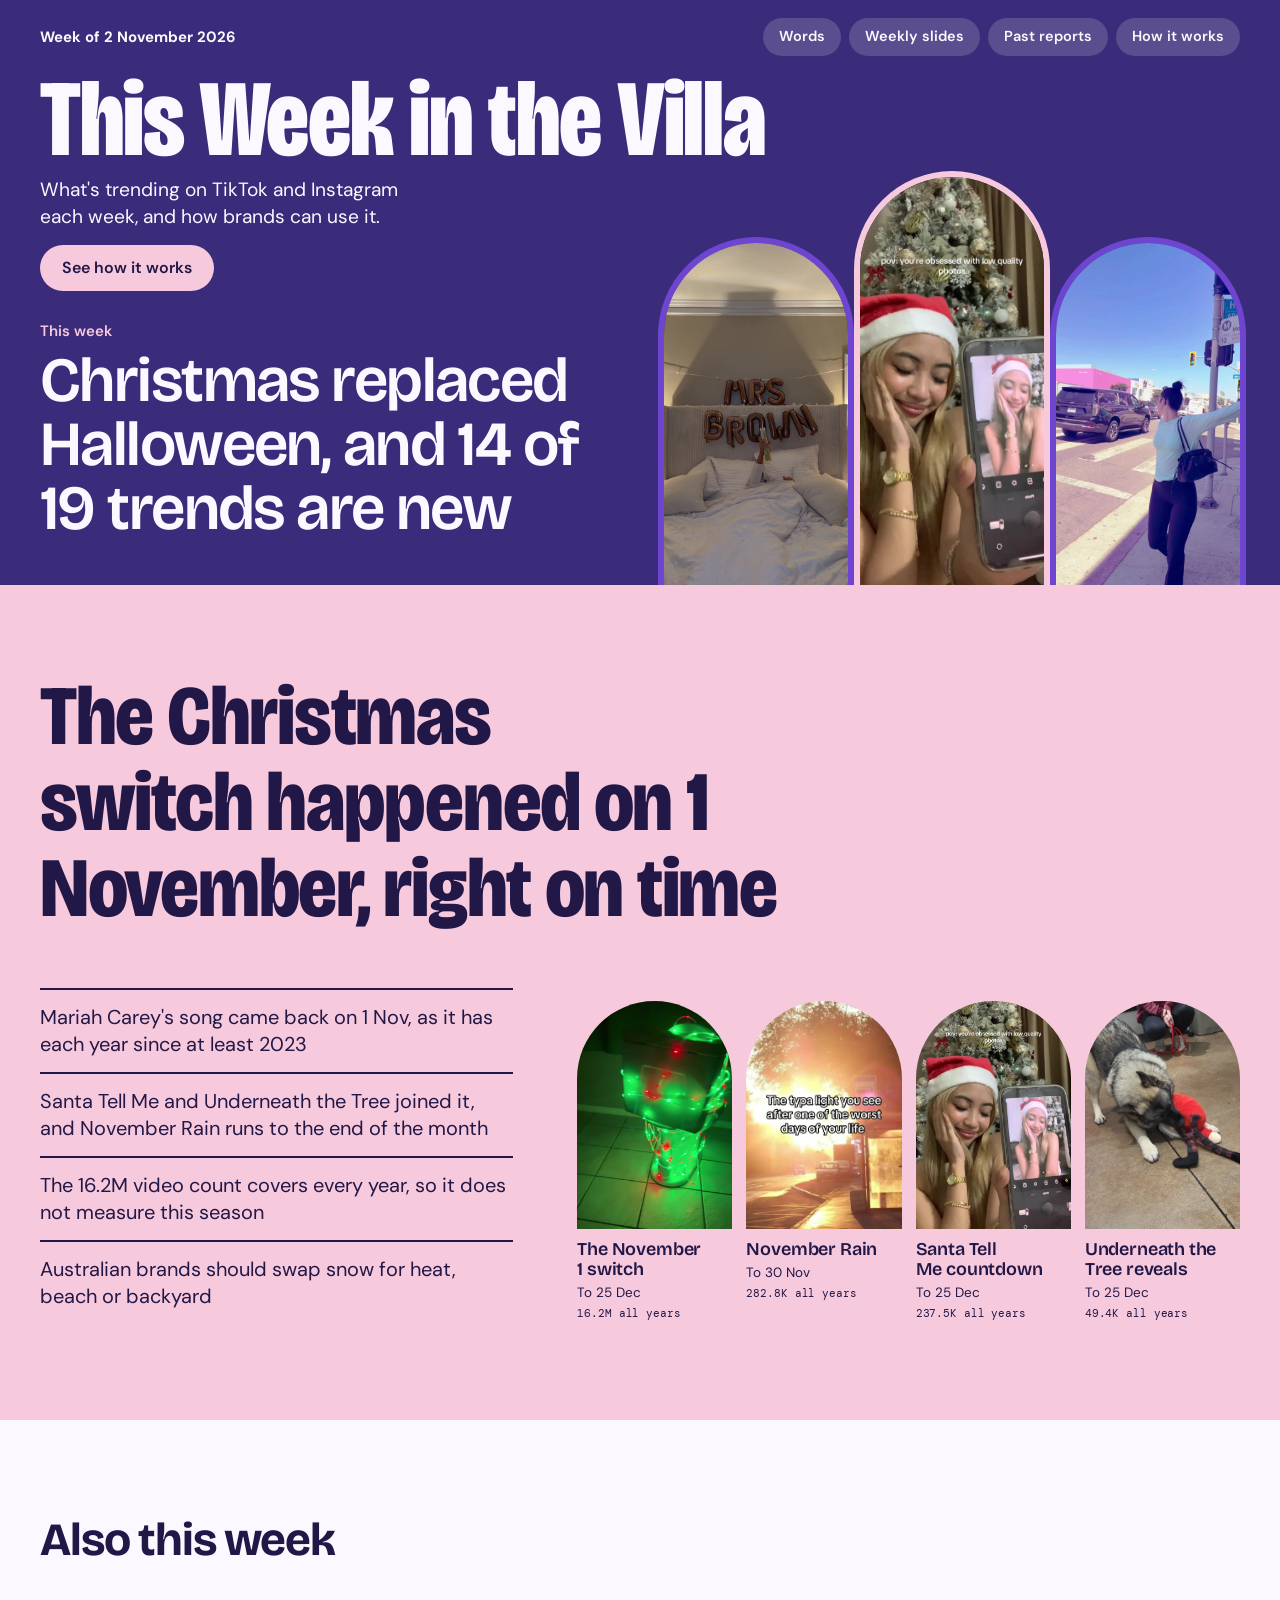
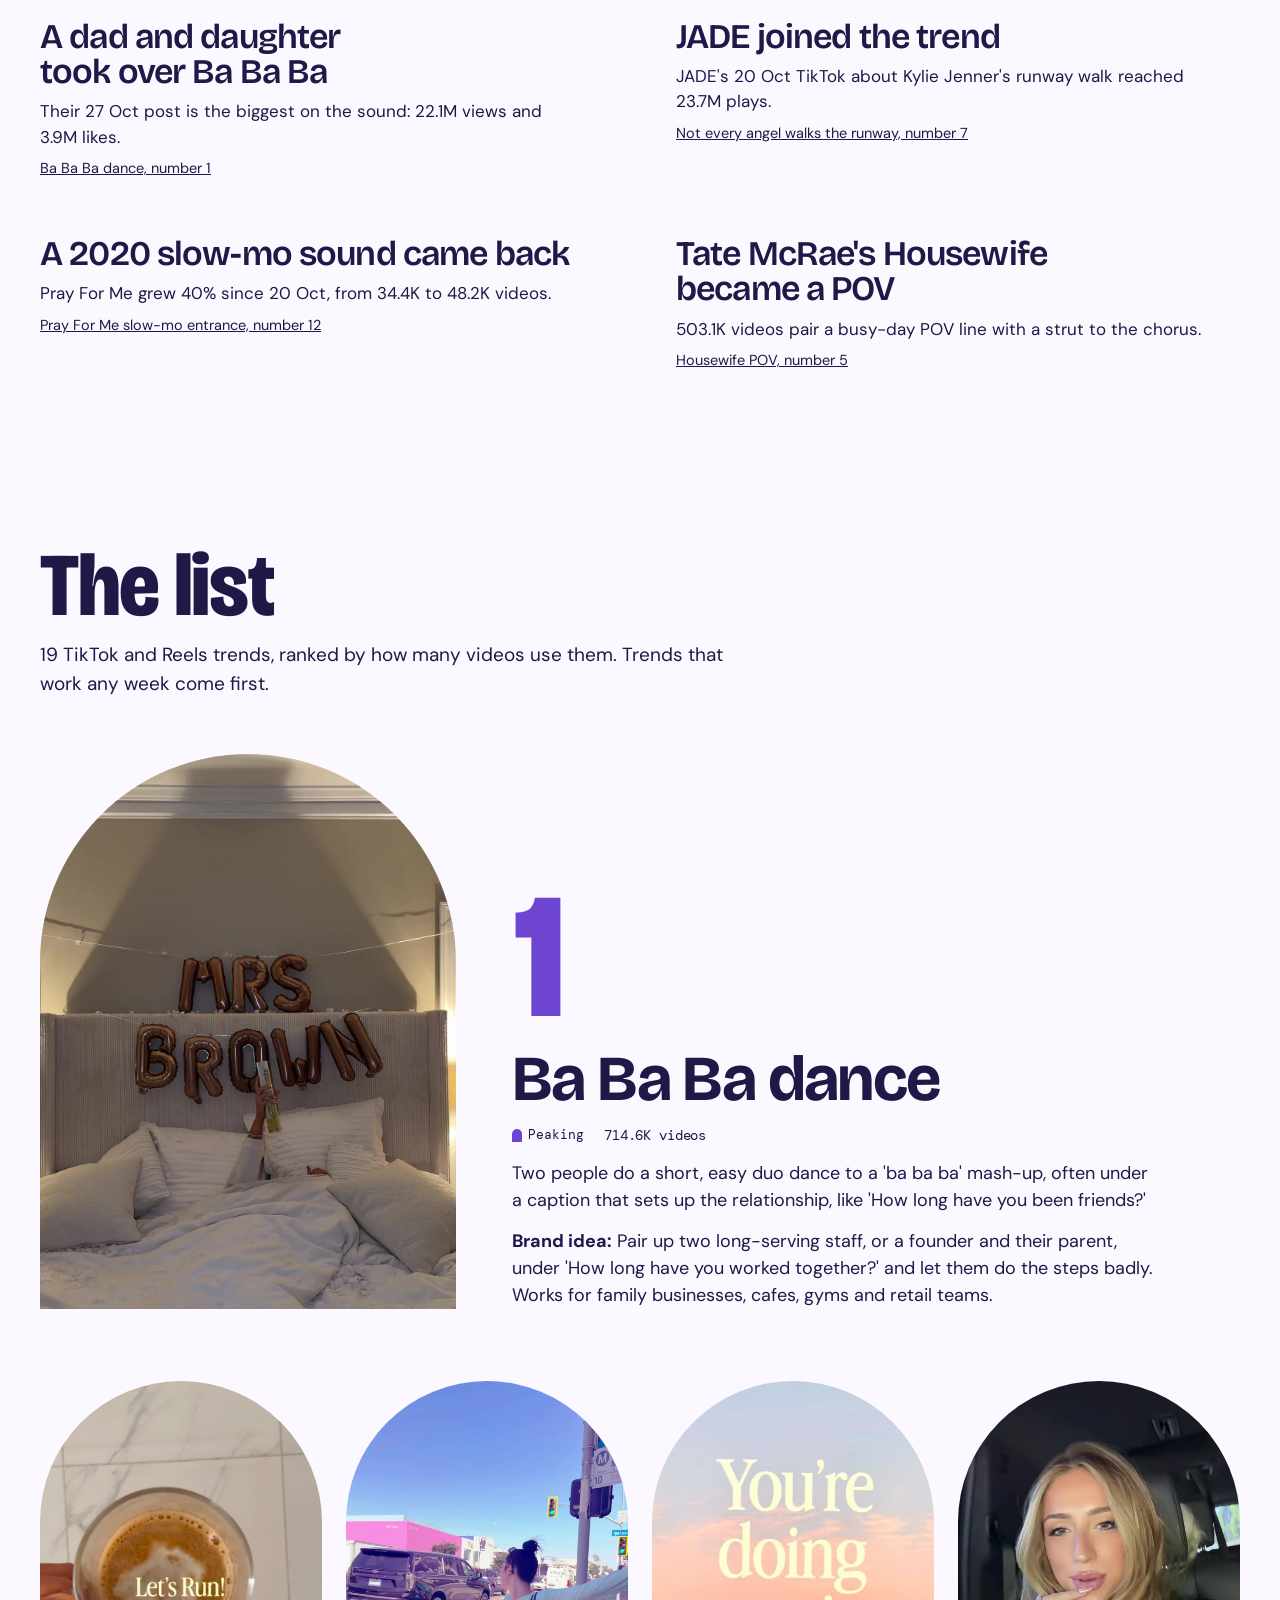
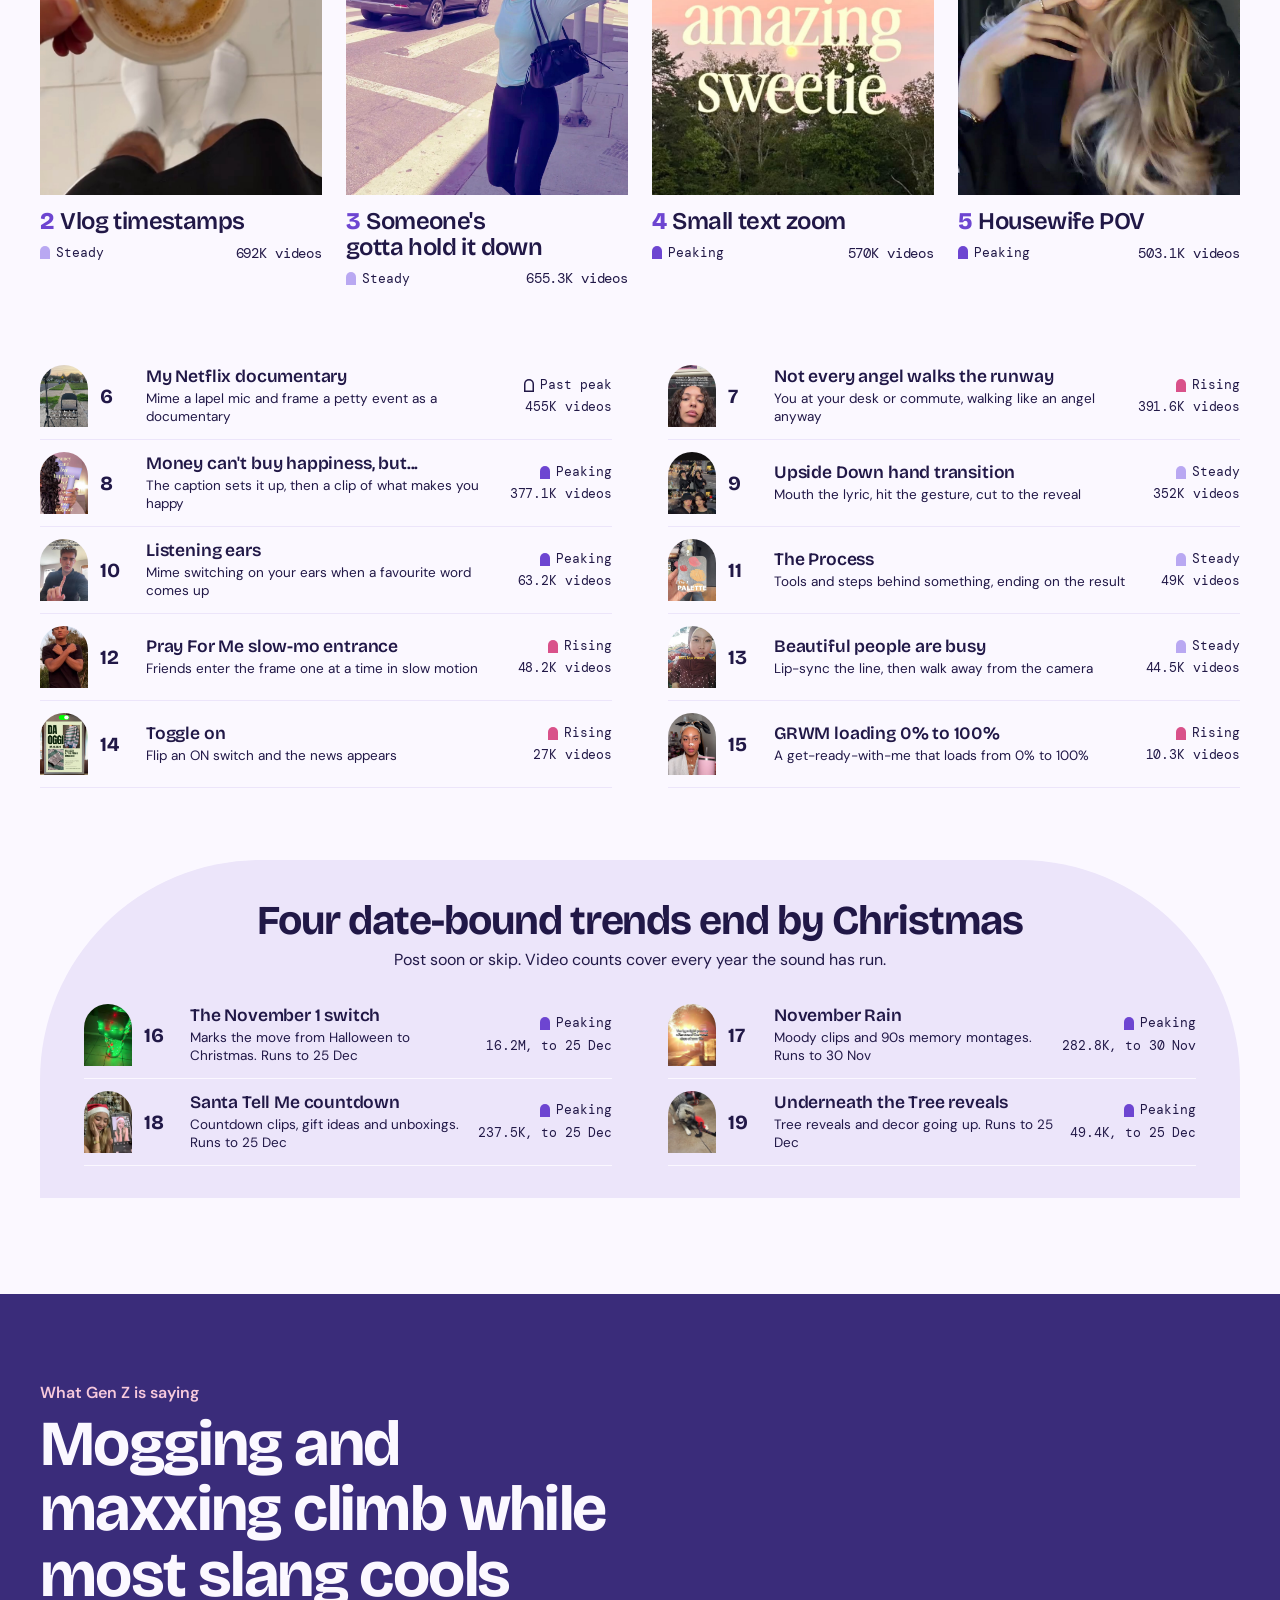
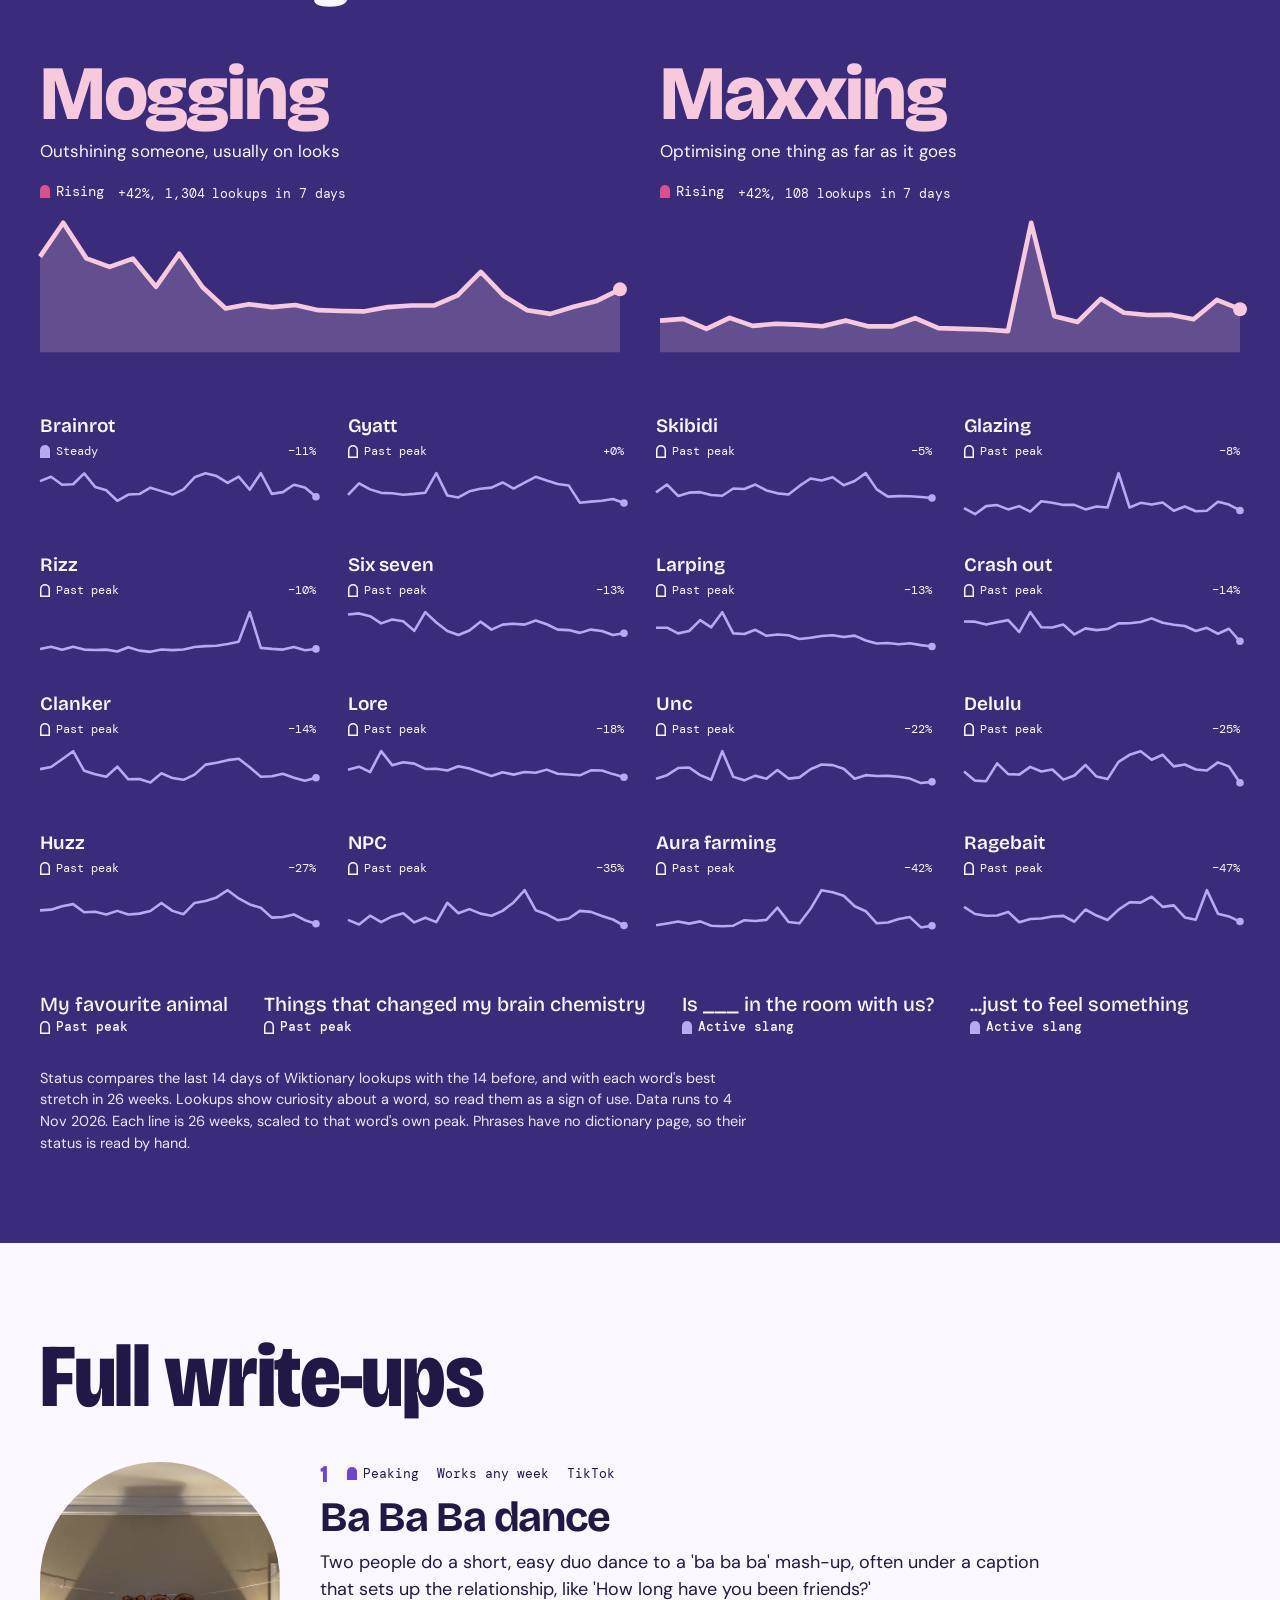
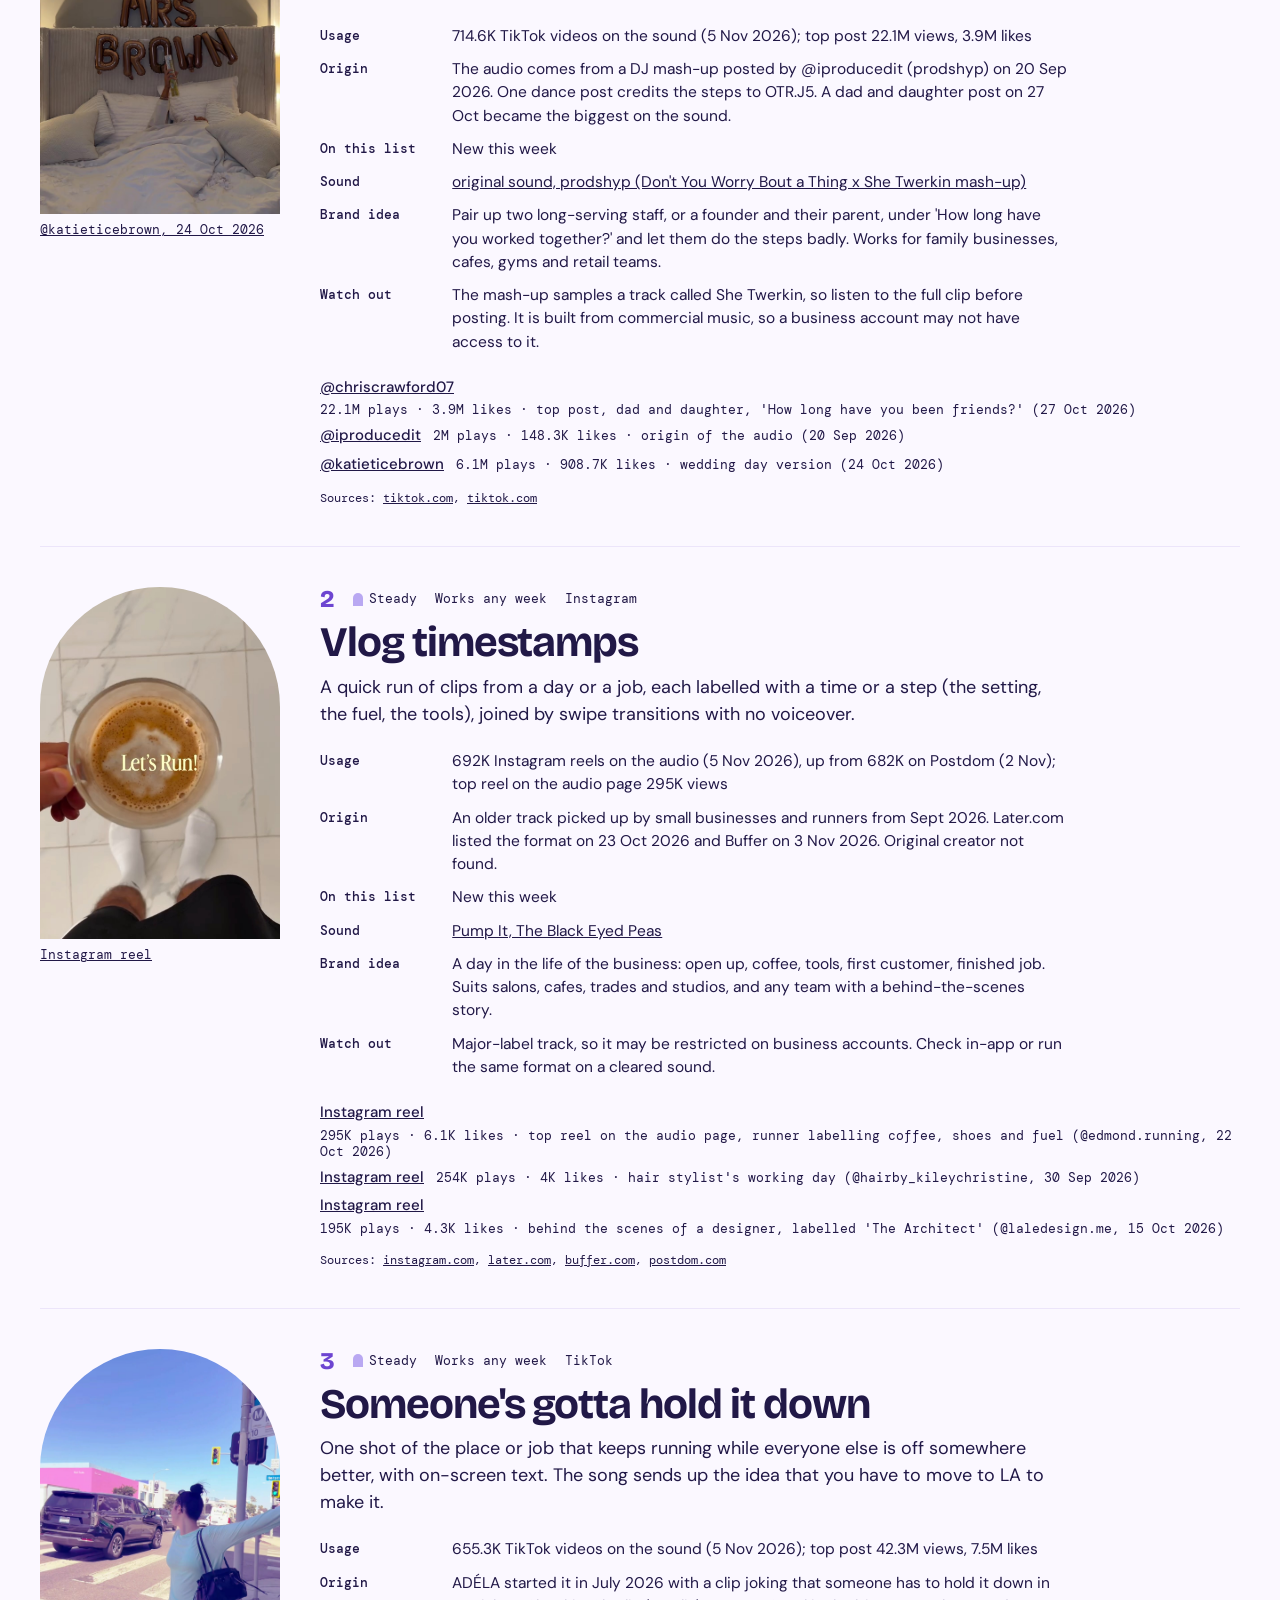
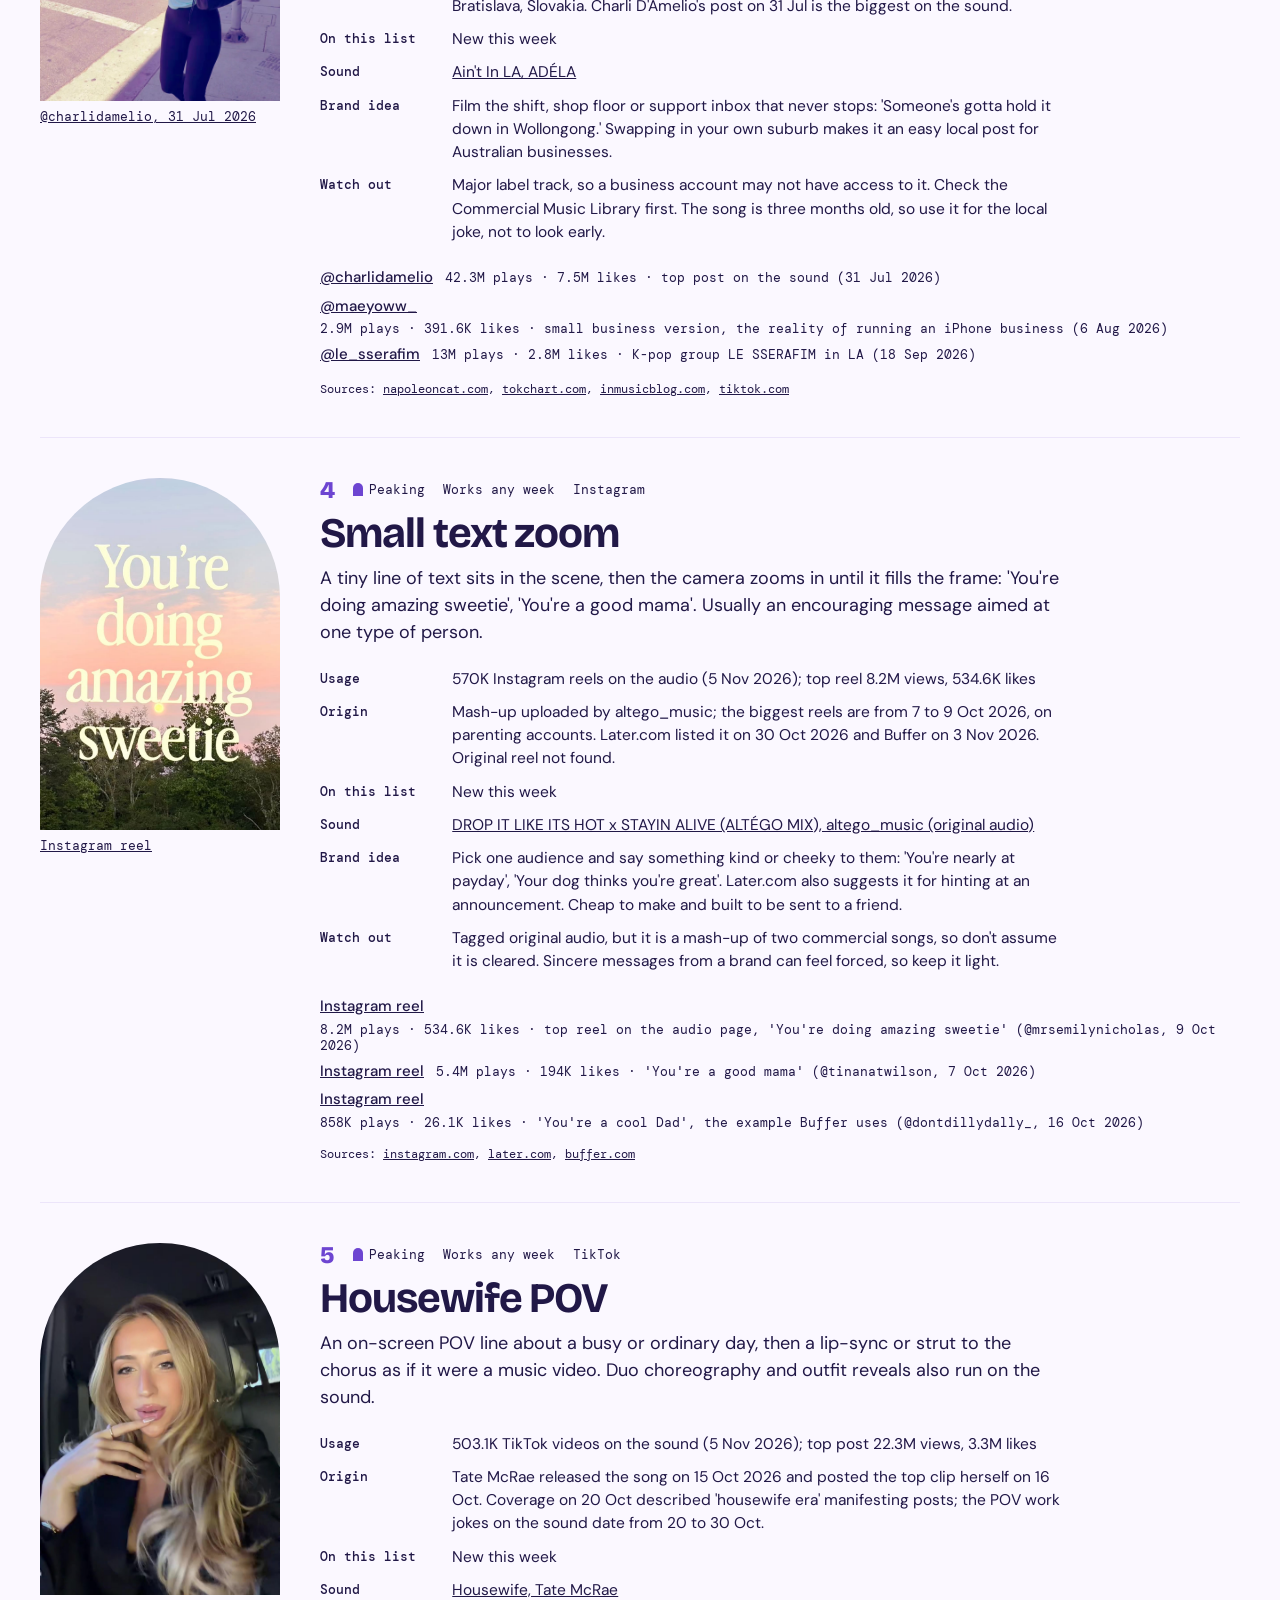
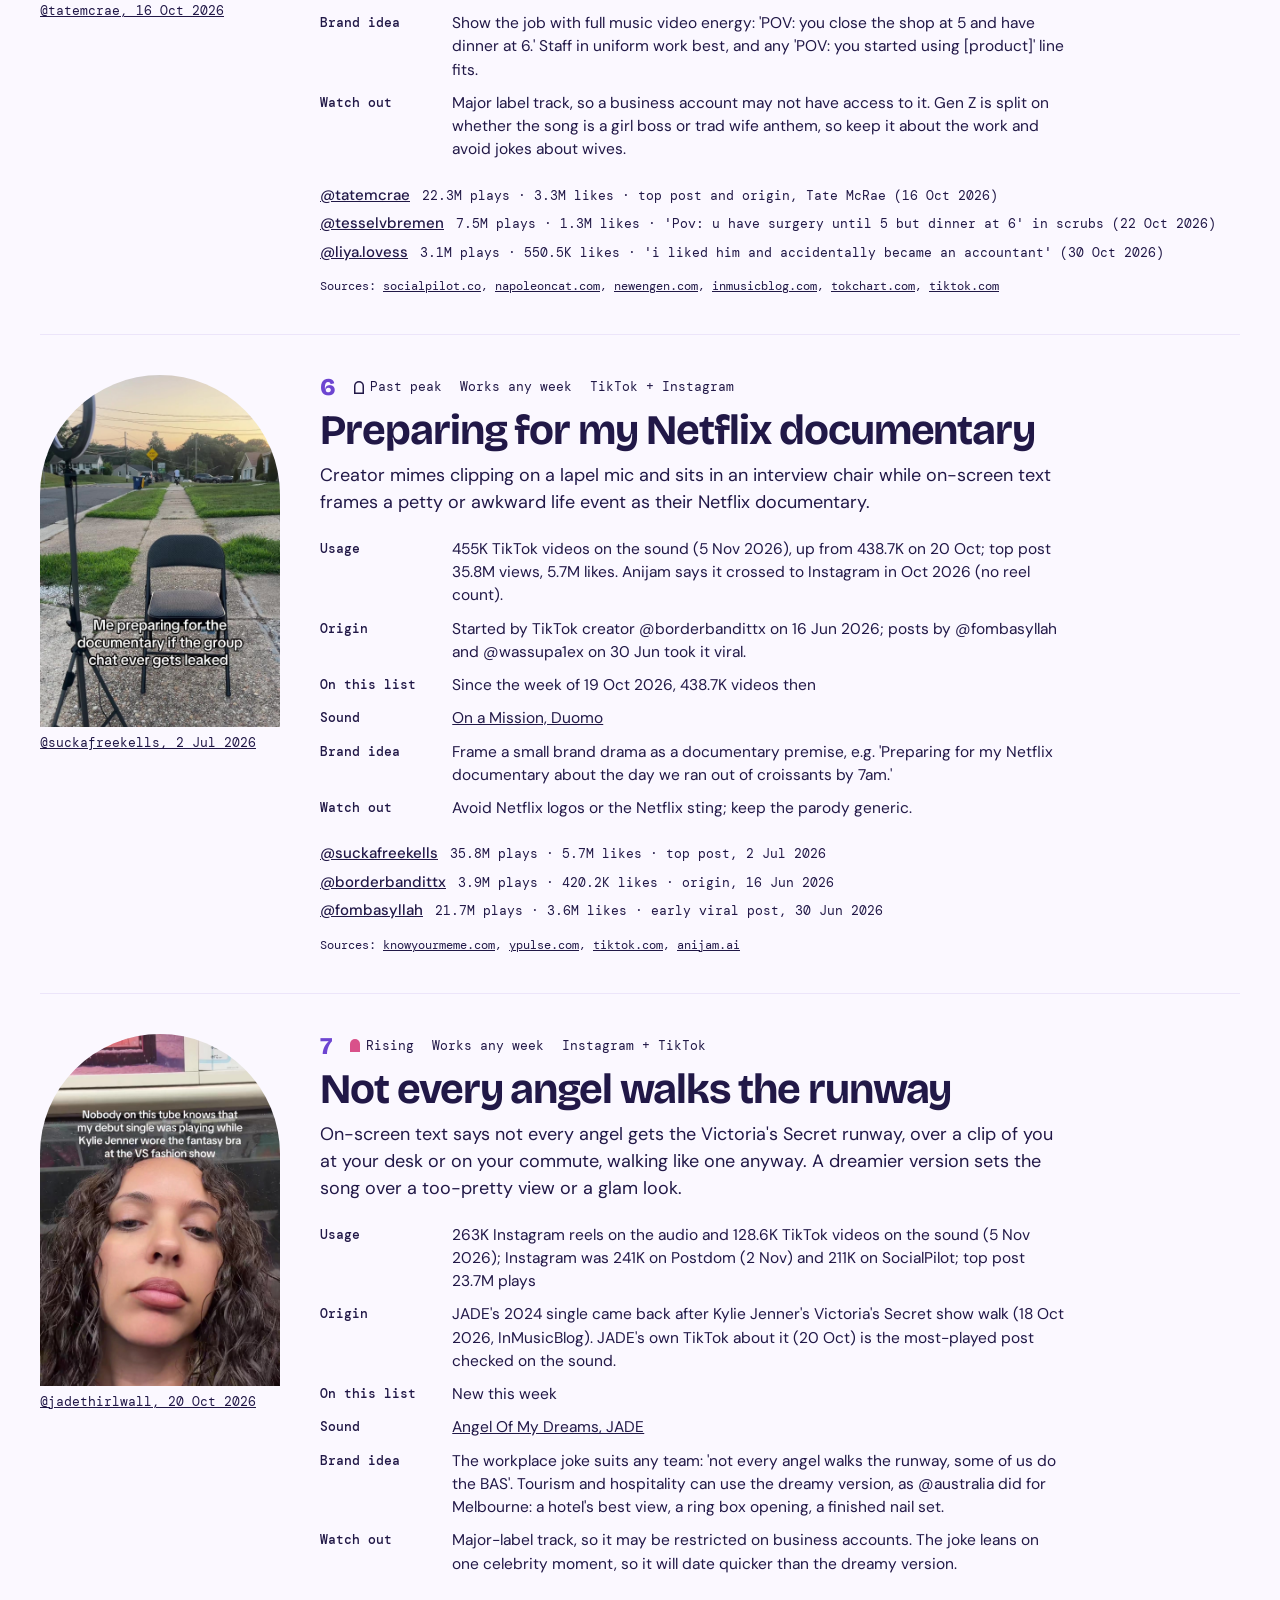
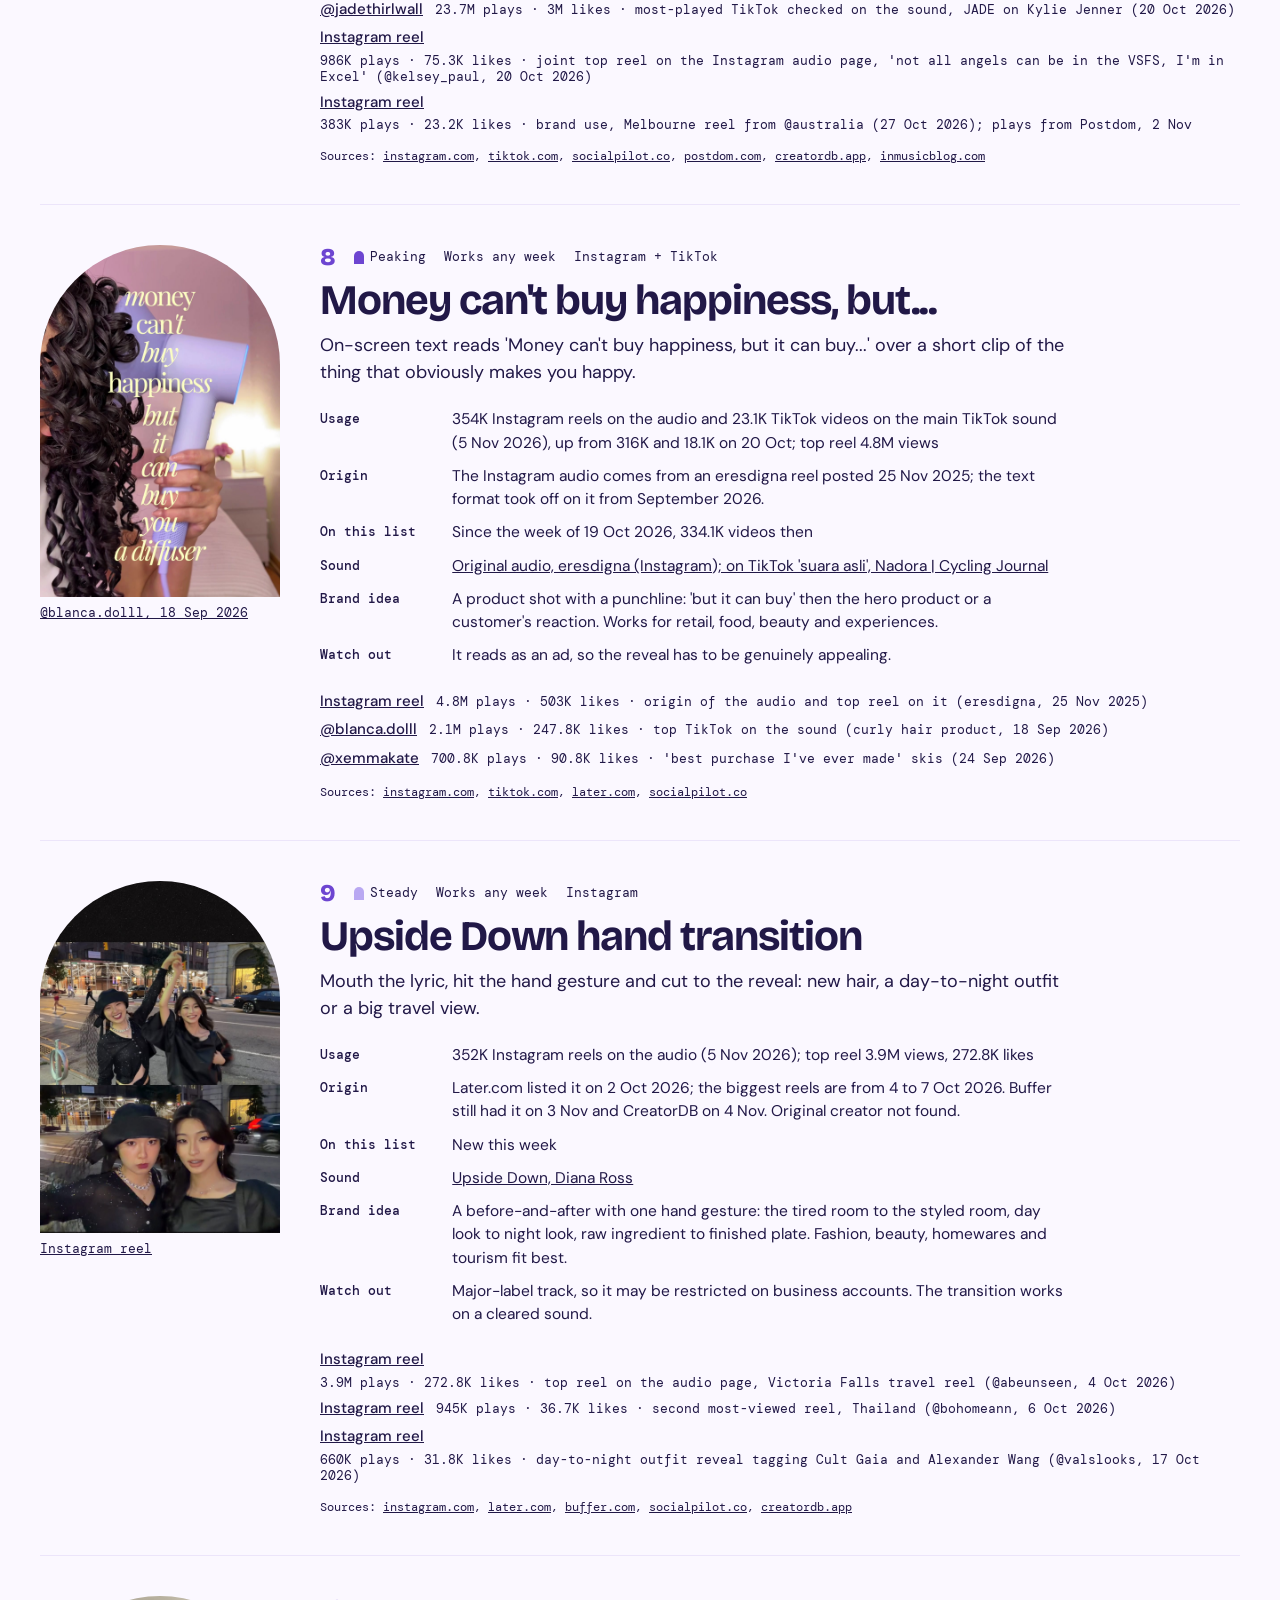
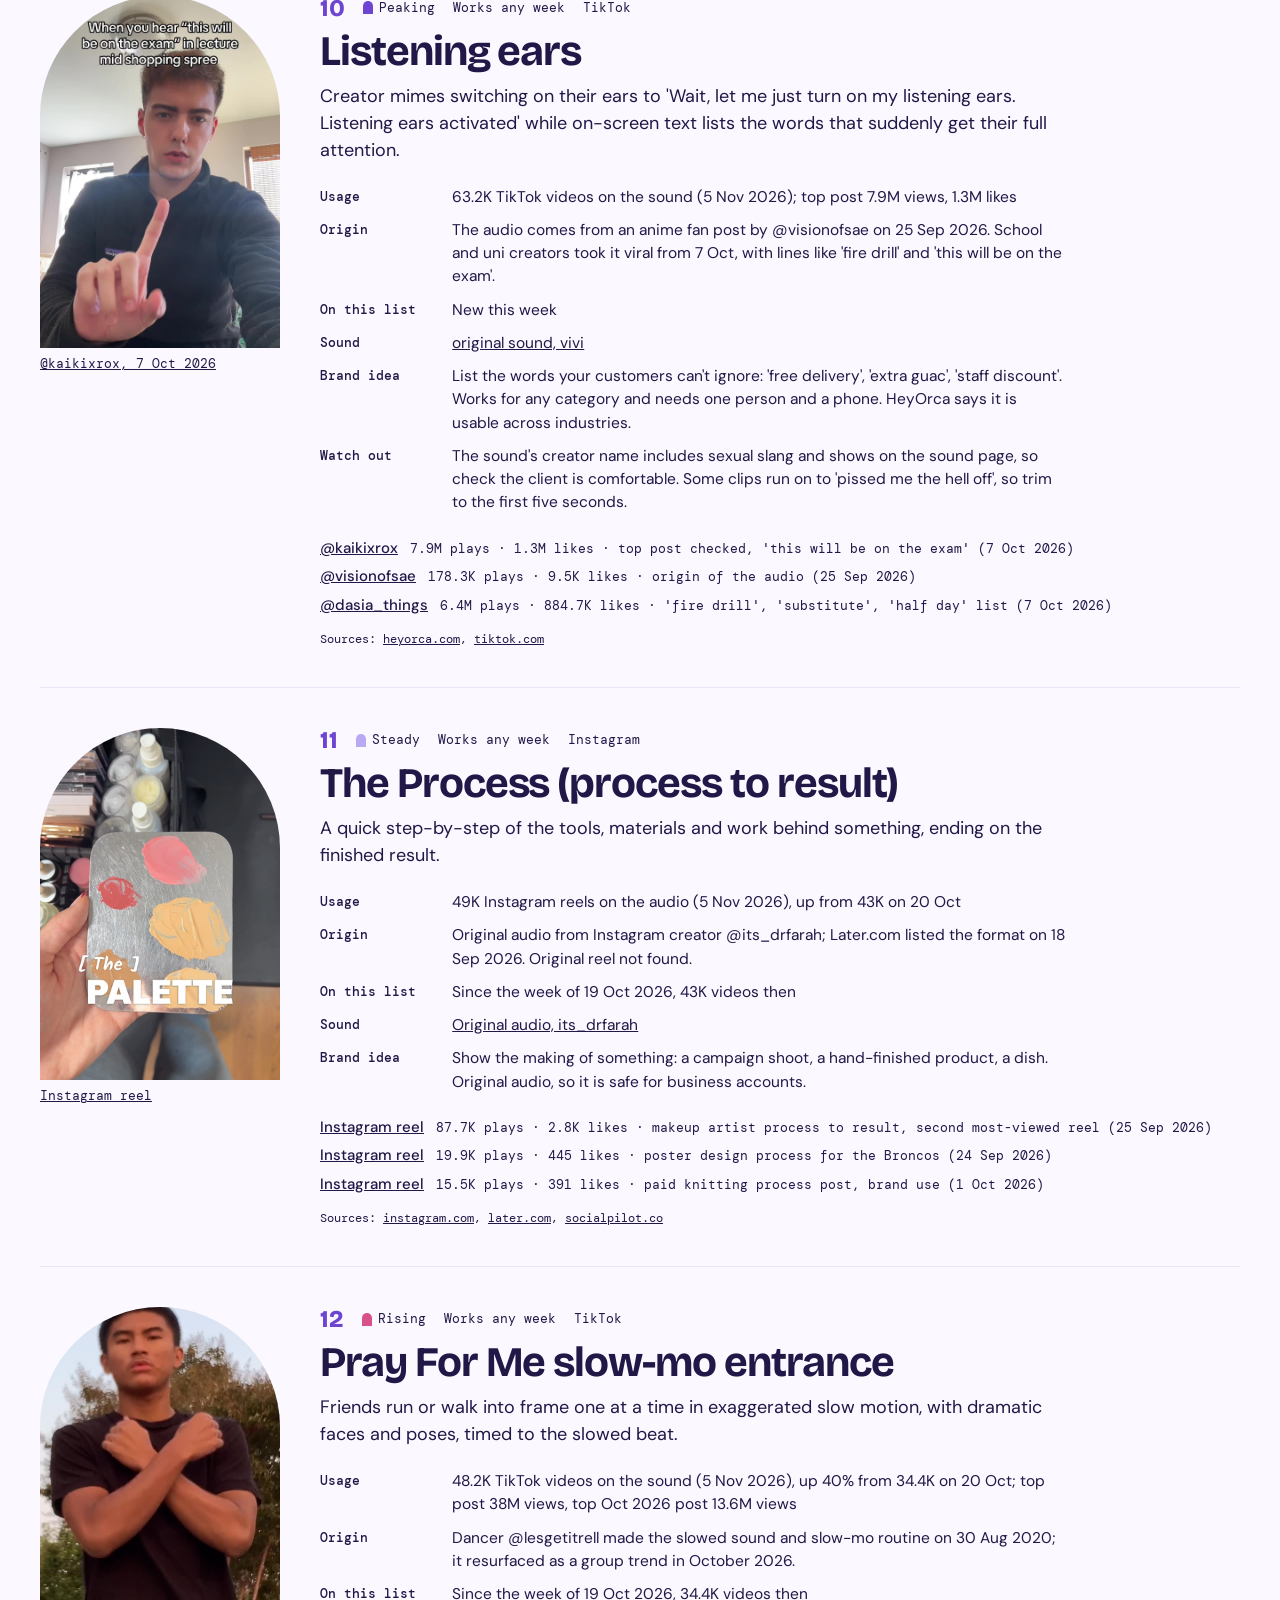
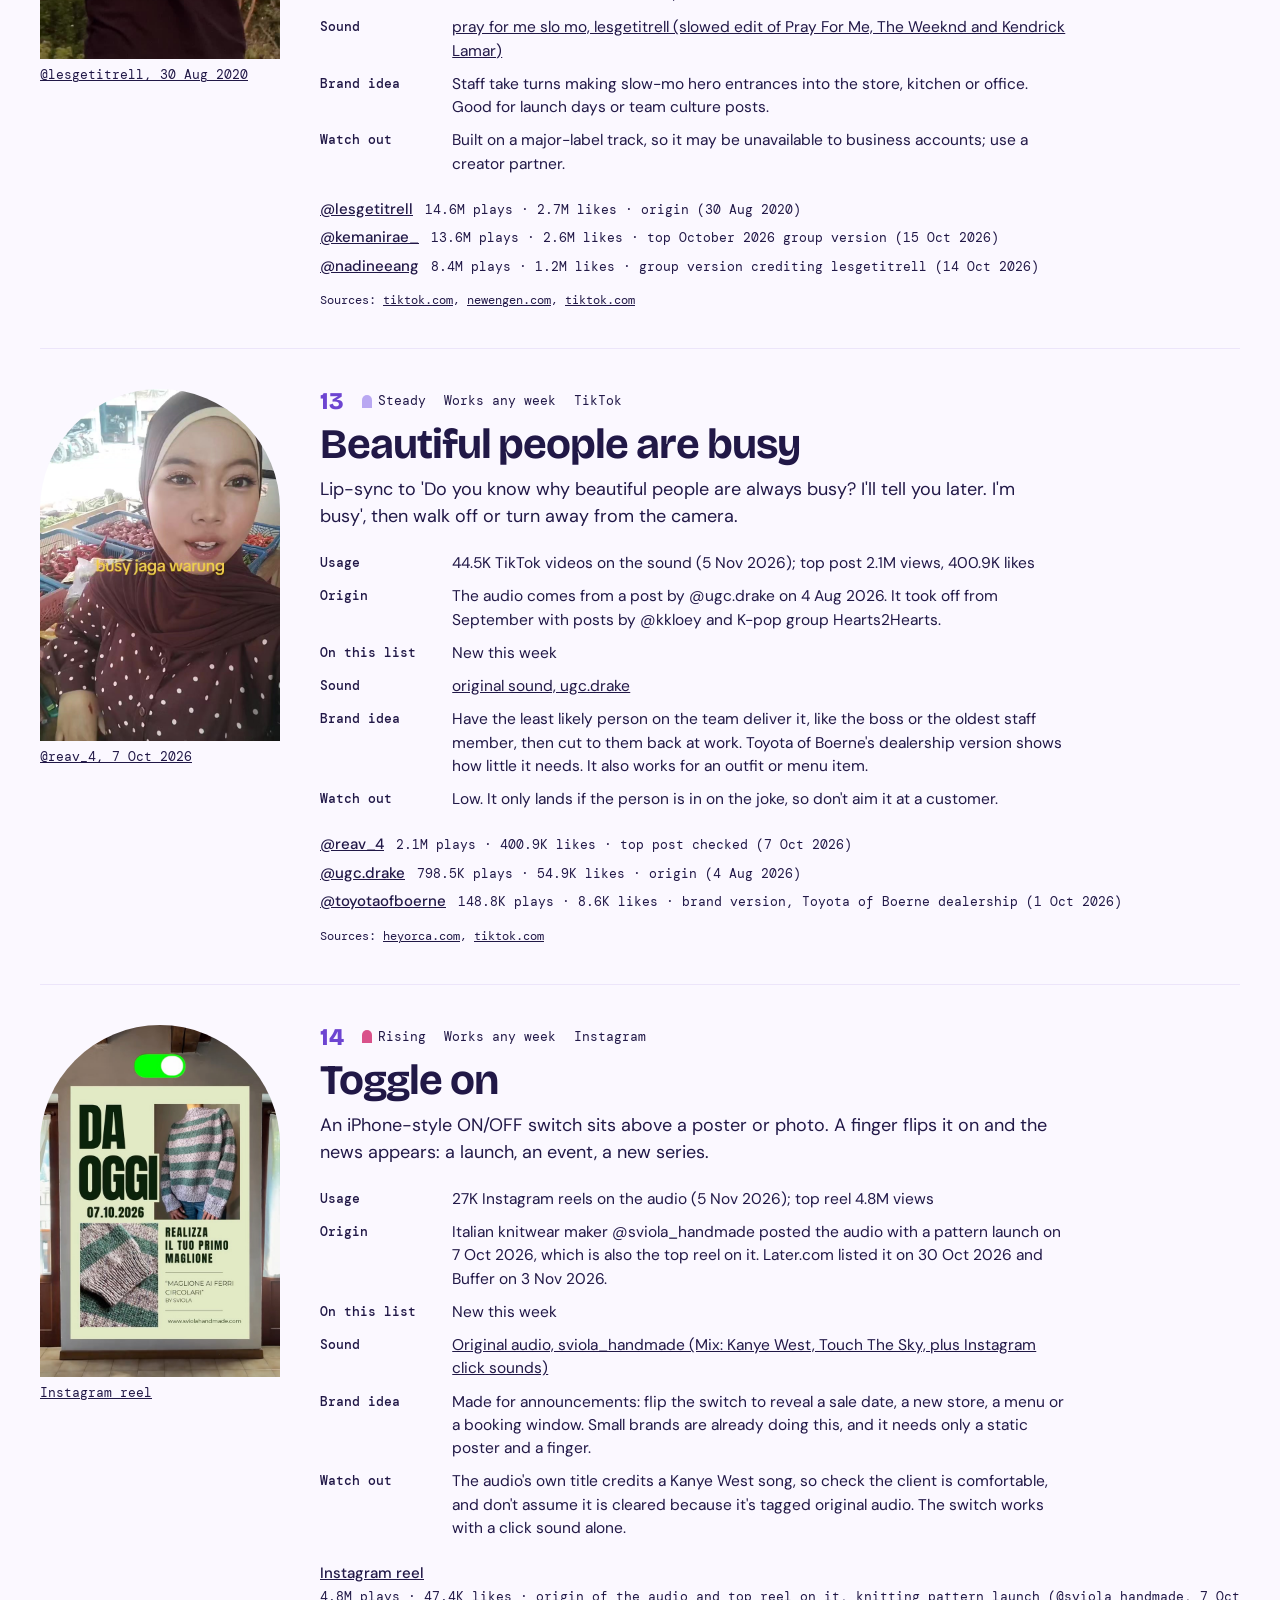
<file: archive/2026-11-02/index.html>
<!doctype html>
<html lang="en-AU">
<head>
<meta charset="utf-8">
<meta name="viewport" content="width=device-width, initial-scale=1">
<title>This Week in the Villa · Week of 2 November 2026</title>
<meta name="description" content="19 social trends ranked by how much they're used, for the week of 2 November 2026.">
<link rel="icon" href="/this-week-in-the-villa/icon-64.png"><link rel="apple-touch-icon" href="/this-week-in-the-villa/icon-180.png">
<link rel="preconnect" href="https://fonts.googleapis.com"><link rel="preconnect" href="https://fonts.gstatic.com" crossorigin>
<link href="https://fonts.googleapis.com/css2?family=Bricolage+Grotesque:opsz,wdth,wght@12..96,75..100,400..800&family=DM+Mono:wght@400;500&family=DM+Sans:opsz,wght@9..40,400..700&display=swap" rel="stylesheet">
<style>
:root{--deep:#3A2C7A;--paper:#FBF8FF;--accent:#6D45D1;--pop:#F7C9DC;--tint:#B9A8F2;--ink:#211847;--soft:#ECE5FA;
--head:"Bricolage Grotesque",system-ui,sans-serif;--body:"DM Sans",system-ui,sans-serif;--mono:"DM Mono",ui-monospace,monospace;--bar:0px;--arch:999px 999px 0 0}
*{box-sizing:border-box;margin:0;padding:0}
html{color-scheme:light;-webkit-text-size-adjust:100%}
body{background:var(--paper);color:var(--ink);font:400 16px/1.5 var(--body);-webkit-font-smoothing:antialiased}
a{color:inherit}
img{display:block;width:100%;height:100%;object-fit:cover;background:var(--soft)}
ul,ol{list-style:none}
h1,h2,h3{font-family:var(--head);font-weight:700;letter-spacing:-.025em;line-height:1.02;text-wrap:balance}
button{font:inherit;color:inherit;background:none;border:0;cursor:pointer;text-align:left}
:focus-visible{outline:3px solid var(--pop);outline-offset:2px}
.num{font-family:var(--mono);font-size:.82em;letter-spacing:-.01em}
.spark{display:block;width:100%;height:auto;overflow:visible}

/* status mark: the arch itself, filled with the status colour */
.st{display:inline-flex;align-items:center;gap:6px;font-family:var(--mono);font-size:12.5px;white-space:nowrap}
.st i{width:10px;height:13px;border-radius:5px 5px 0 0;flex:none}
.st.rise i{background:#D9518A}.st.peak i{background:var(--accent)}.st.flat i{background:var(--tint)}.st.fade i{background:transparent;box-shadow:inset 0 0 0 1.5px currentColor}

/* ============ A: magazine ============ */
.wrap{max-width:1320px;margin:0 auto;padding:0 40px}
.a-hero{position:relative;background:var(--deep);color:var(--paper);overflow:hidden;display:grid;grid-template-columns:minmax(0,1fr) minmax(0,1fr);column-gap:48px;padding:18px 40px 0}
.a-nav,.a-mast{grid-column:1/-1}
.a-col{display:flex;flex-direction:column;padding-bottom:44px}
.a-nav{position:relative;z-index:2;display:flex;justify-content:space-between;gap:16px;font-size:15px}
.a-nav{align-items:center}
.a-nav span{display:flex;gap:8px}
.a-nav a{text-decoration:none}
.a-nav span a{display:inline-flex;align-items:center;min-height:38px;padding:0 16px;border-radius:999px;background:rgb(255 255 255 / .16);color:var(--paper);font-size:14.5px;font-weight:600;white-space:nowrap}
.a-nav span a:hover{background:var(--pop);color:var(--ink)}
.a-mast{position:relative;z-index:2;font:800 clamp(52px,8.5vw,136px)/.95 var(--head);font-stretch:75%;letter-spacing:-.012em;margin:12px 0 0;white-space:nowrap}
.a-mast br{display:none}
.a-what{margin-top:6px}
.a-what p{font-size:clamp(17px,1.5vw,20px);line-height:1.4;text-wrap:balance}
.a-btn{display:inline-flex;align-items:center;min-height:46px;margin-top:14px;padding:0 22px;border-radius:999px;background:var(--pop);color:var(--ink);font-weight:600;text-decoration:none}
.a-btn:hover{background:var(--paper)}
.a-kick{font:600 15px var(--body);color:var(--pop);margin-bottom:8px}
.a-lead{padding-top:30px}
.a-lead h1{font-size:clamp(38px,4.9vw,70px);font-weight:600}
.a-trio{display:flex;gap:12px;align-items:flex-end;min-height:400px;margin-top:6px}
.a-trio a{display:block;flex:1;min-width:0;height:84%;border-radius:var(--arch);overflow:hidden;box-shadow:0 0 0 6px var(--accent)}
.a-trio a:nth-child(2){height:100%;box-shadow:0 0 0 6px var(--pop)}
.a-trio a:hover{box-shadow:0 0 0 6px var(--paper)}
.a-lead h1{font-size:clamp(38px,4.9vw,70px);font-weight:600}

.a-feature{background:var(--pop);padding:88px 0 96px}
.a-feature h2{font-size:clamp(40px,6.6vw,96px);max-width:20ch;font-weight:800;font-stretch:85%;letter-spacing:-.015em}
.a-fgrid{display:grid;grid-template-columns:5fr 7fr;gap:64px;margin-top:56px;align-items:end}
.a-facts li{font-size:20px;line-height:1.35;padding:14px 0;border-top:2px solid var(--ink)}
.a-arcade{display:grid;grid-template-columns:repeat(4,minmax(0,1fr));gap:14px}
.a-arcade .pic,.a-five .pic{aspect-ratio:3/4.4;border-radius:var(--arch);overflow:hidden;display:block}
.a-arcade h3{font-size:18px;font-weight:600;letter-spacing:-.01em;line-height:1.12;margin-top:10px}
.a-arcade p{font-size:13.5px;margin-top:4px}

.a-moments{padding:96px 0 40px}
.a-moments>.wrap{display:grid;grid-template-columns:1fr 1fr;gap:56px 72px}
.a-moments h2{grid-column:1/-1;font-size:clamp(32px,3.6vw,48px)}
.a-moments h3{font-size:clamp(26px,2.7vw,38px);font-weight:600}
.a-moments p{margin-top:10px;font-size:17px;max-width:44ch}
.a-moments a{display:inline-block;margin-top:8px;font-size:14.5px}

.a-list{padding:128px 0 96px}
.a-list>.wrap>h2{font-size:clamp(44px,7vw,104px);font-weight:800;font-stretch:85%;letter-spacing:-.015em}
.a-list>.wrap>p{font-size:19px;margin-top:10px;max-width:56ch}
.a-one{display:grid;grid-template-columns:minmax(0,4fr) minmax(0,7fr);gap:56px;align-items:end;margin-top:56px}
.a-one .pic{display:block;aspect-ratio:3/4;border-radius:var(--arch);overflow:hidden}
.a-one .rk{font:800 clamp(96px,14vw,200px)/.8 var(--head);color:var(--accent);letter-spacing:-.05em}
.a-one h3{font-size:clamp(36px,5vw,72px);font-weight:700;margin-top:18px}
.a-one .meta{display:flex;flex-wrap:wrap;gap:6px 20px;margin-top:14px;align-items:center;font-size:17px}
.a-one .tx{margin-top:14px;font-size:18px;max-width:54ch}
.a-five{display:grid;grid-template-columns:repeat(4,minmax(0,1fr));gap:24px;margin-top:72px}
.a-five a{text-decoration:none}
.a-five h3{font-size:24px;font-weight:600;line-height:1.08;margin-top:14px}
.a-five h3 span{color:var(--accent);font-weight:800;margin-right:6px}
.a-five .meta{display:flex;justify-content:space-between;gap:10px;align-items:center;margin-top:8px;font-size:17px}
.a-rows{display:grid;grid-template-columns:minmax(0,1fr) minmax(0,1fr);gap:0 56px;margin-top:64px}
.a-row{display:grid;grid-template-columns:48px 34px minmax(0,1fr) auto;gap:12px;align-items:center;padding:12px 0;text-decoration:none;border-bottom:1px solid var(--soft)}
.a-row .th{width:48px;height:62px;border-radius:var(--arch);overflow:hidden}
.a-row .rk{font:700 20px/1 var(--head)}
.a-row h4{font:600 17.5px/1.15 var(--head);letter-spacing:-.01em}
.a-row small{display:block;font-size:13.5px;line-height:1.3;margin-top:3px}
.a-row .r{text-align:right;display:grid;gap:3px;justify-items:end;font-size:16px}
.a-row:hover h4{text-decoration:underline}
.a-dated{background:var(--soft);margin-top:72px;padding:40px 44px 32px;border-radius:220px 220px 0 0}
.a-dated h3{font-size:clamp(28px,3.2vw,44px);text-align:center}
.a-dated>p{text-align:center;margin-top:6px}
.a-dated .a-rows{margin-top:20px}
.a-dated .a-row{border-bottom-color:var(--paper)}

.a-words{background:var(--deep);color:var(--paper);padding:88px 0}
.a-words .a-kick{font-size:16px}
.a-words h2{font-size:clamp(36px,5vw,72px);max-width:17ch;font-weight:700}
.a-wtop{display:grid;grid-template-columns:minmax(0,1fr) minmax(0,1fr);gap:40px;margin-top:48px}
.a-wtop h3{font-size:clamp(44px,6vw,84px);font-weight:800;color:var(--pop)}
.a-wtop p{margin:6px 0 16px;font-size:17px}
.a-wtop .st{font-size:14px;margin-right:14px}
.a-wtop .spark{color:var(--pop);margin-top:12px}
.a-wall{display:grid;grid-template-columns:repeat(4,minmax(0,1fr));gap:28px 32px;margin-top:64px}
.a-wall h4{font:600 19px/1.1 var(--head)}
.a-wall .ln{display:flex;justify-content:space-between;align-items:center;gap:8px;margin:5px 0 8px;font-size:15px}
.a-wall .st{font-size:12px}
.a-wall .spark{color:var(--tint)}
.a-wnote{margin-top:32px;font-size:14.5px;max-width:72ch;color:var(--soft)}
.a-phr{display:flex;flex-wrap:wrap;gap:14px 36px;margin-top:48px;font:500 20px/1.25 var(--head)}
.a-phr li{display:grid;gap:3px}

.a-foot{background:var(--accent);color:var(--paper);padding:64px 0 44px}
.a-foot .big{display:grid;grid-template-columns:1fr 1fr;gap:32px}
.a-foot a.lk{font:800 clamp(40px,6.4vw,92px)/1 var(--head);font-stretch:85%;letter-spacing:-.015em;text-underline-offset:8px;text-decoration-thickness:3px}
.a-foot p{margin-top:12px;font:700 20px/1.3 var(--body);max-width:30ch}

@media (max-width:980px){
 .a-fgrid,.a-one{grid-template-columns:minmax(0,1fr);gap:36px}
 .a-rows{grid-template-columns:minmax(0,1fr)}
 .a-wall{grid-template-columns:repeat(3,minmax(0,1fr))}
}
@media (max-width:760px){
 .wrap{padding:0 16px}
 .a-hero{display:flex;flex-direction:column;padding:14px 16px 0}
 .a-col{padding-bottom:0}
 .a-trio{height:280px;margin-top:24px}
 .a-nav{font-size:13px;flex-wrap:wrap;gap:4px 8px}.a-nav span{gap:4px;flex-wrap:wrap}.a-nav span a{min-height:36px;padding:0 8px;font-size:12.5px}
 .a-mast{white-space:normal;font-size:clamp(52px,19vw,104px);line-height:.9}
 .a-mast br{display:inline}
 .a-lead{padding-top:20px}
 .a-feature{padding:56px 0 60px}
 .a-arcade{grid-template-columns:repeat(2,minmax(0,1fr));gap:20px 14px}
 .a-facts li{font-size:18px}
 .a-moments{padding:60px 0 8px}
 .a-moments>.wrap{grid-template-columns:minmax(0,1fr);gap:30px}
 .a-list{padding:60px 0 56px}
 .a-five{grid-template-columns:repeat(2,minmax(0,1fr));gap:28px 14px;margin-top:44px}
 .a-five h3{font-size:20px}
 .a-five .meta{flex-direction:column;align-items:flex-start;gap:2px}
 .a-row{grid-template-columns:44px 26px minmax(0,1fr);gap:4px 10px}
 .a-row .th{width:44px;height:58px;grid-row:span 2}
 .a-row .rk{grid-row:span 2}
 .a-row .r{grid-column:3;display:flex;justify-content:space-between;align-items:center;gap:10px;text-align:left}
 .a-dated{padding:36px 16px 16px;border-radius:120px 120px 0 0;margin-left:-16px;margin-right:-16px}
 .a-words{padding:56px 0}
 .a-wtop{grid-template-columns:minmax(0,1fr);gap:32px}
 .a-wall{grid-template-columns:repeat(2,minmax(0,1fr));gap:22px 18px;margin-top:40px}
 .a-foot .big{grid-template-columns:minmax(0,1fr)}
}


/* full write-ups */
.a-full{padding:88px 0 40px}
.a-full>.wrap>h2{font-size:clamp(44px,7vw,104px);font-weight:800;font-stretch:85%;letter-spacing:-.015em}
.trend{display:grid;grid-template-columns:240px minmax(0,1fr);gap:40px;padding:40px 0;border-bottom:1px solid var(--soft);scroll-margin-top:12px}
.trend figure .pic,.trend figure>img{display:block;aspect-ratio:3/4.4;border-radius:var(--arch);overflow:hidden}
.trend figcaption{margin-top:8px;font:400 12.5px var(--mono)}
.trend .meta{display:flex;flex-wrap:wrap;gap:6px 18px;align-items:center;font:400 12.5px var(--mono)}
.trend .rk{font:800 24px/1 var(--head);color:var(--accent)}
.trend h3{font-size:clamp(28px,3.4vw,42px);margin:10px 0}
.trend .what{font-size:18px;max-width:62ch}
.trend dl{display:grid;grid-template-columns:7.5em minmax(0,1fr);gap:10px 16px;margin:22px 0;max-width:68ch;font-size:15.5px}
.trend dt{font:500 12.5px/1.8 var(--mono)}
.ex{display:grid;gap:6px;font-size:15px}
.ex li{display:flex;flex-wrap:wrap;gap:4px 12px;align-items:baseline}
.ex a{font-weight:500}.ex span{font:400 12.5px var(--mono)}
.src{margin-top:16px;font:400 11.5px var(--mono)}
.how{padding-top:24px;padding-bottom:64px;display:grid;gap:10px;font-size:14px}
.how p{max-width:72ch}
.a-foot a.lk:hover,.a-row:hover h4{text-decoration-thickness:2px}

/* past reports and slides pages */
.sub-top{background:var(--deep);color:var(--paper);padding:18px 0 48px}
.sub-top .a-nav{margin-bottom:40px}
.sub-top h1{font:800 clamp(48px,8vw,104px)/.95 var(--head);font-stretch:75%;letter-spacing:-.012em}
.sub-top p.lead{margin-top:14px;font-size:19px;max-width:48ch;color:var(--soft)}
.sub h2{font-size:clamp(28px,3.2vw,40px);margin:48px 0 6px}
.sub h2+p{font-size:15.5px;margin-bottom:12px;max-width:72ch}
.sub table{width:100%;border-collapse:collapse;margin-bottom:40px}
.sub th{text-align:left;font:400 12.5px var(--mono);padding:8px 12px 8px 0;border-bottom:1px solid var(--ink);white-space:nowrap}
.sub td{padding:12px 12px 12px 0;border-bottom:1px solid var(--soft);vertical-align:baseline}
.sub td a{font-weight:500;text-decoration:none}.sub td a:hover{text-decoration:underline}
.sub .origin{display:block;font-size:14px;margin-top:2px}
.sub .num,.sub .first,.sub .when{font:400 12.5px var(--mono);white-space:nowrap}
.sub .num{text-align:right}
@media (max-width:760px){
 .trend{grid-template-columns:minmax(0,1fr);gap:20px}.trend figure{max-width:220px}
 .trend dl{grid-template-columns:minmax(0,1fr);gap:2px}.trend dd{margin-bottom:10px}
 .sub .num,.sub .first,.sub .when{white-space:normal}.sub td.when,.sub th.when{display:none}
}
</style>
</head>
<body>
<header class="a-hero">
 <div class="a-nav"><b>Week of 2 November 2026</b><span><a href="#words">Words</a><a href="../../slides/">Weekly slides</a><a href="../">Past reports</a><a href="../../how/">How it works</a></span></div>
 <p class="a-mast">This Week <br>in the Villa</p>
 <div class="a-col"><div class="a-what"><p>What's trending on TikTok and Instagram each week, and how brands can use it.</p><a class="a-btn" href="../../how/">See how it works</a></div>
 <div class="a-lead"><p class="a-kick">This week</p><h1>Christmas replaced Halloween, and 14 of 19 trends are new</h1></div></div>
 <div class="a-trio"><a href="#t1"><img src="img/1.jpg?v=2026-11-06" alt="Example post for Ba Ba Ba dance"></a><a href="#t18"><img src="img/18.jpg?v=2026-11-06" alt="Example post for Santa Tell Me countdown"></a><a href="#t3"><img src="img/3.jpg?v=2026-11-06" alt="Example post for Someone&#x27;s gotta hold it down"></a></div>
</header>
<section class="a-feature"><div class="wrap"><h2>The Christmas switch happened on 1 November, right on time</h2>
 <div class="a-fgrid"><ul class="a-facts"><li>Mariah Carey&#x27;s song came back on 1 Nov, as it has each year since at least 2023</li><li>Santa Tell Me and Underneath the Tree joined it, and November Rain runs to the end of the month</li><li>The 16.2M video count covers every year, so it does not measure this season</li><li>Australian brands should swap snow for heat, beach or backyard</li></ul><ul class="a-arcade"><li><a class="pic" href="#t16"><img src="img/16.jpg?v=2026-11-06" alt="Example post for All I Want for Christmas Is You, the November 1 switch" loading="lazy"></a><h3>The November 1 switch</h3><p>To 25 Dec<br><span class="num">16.2M all years</span></p></li><li><a class="pic" href="#t17"><img src="img/17.jpg?v=2026-11-06" alt="Example post for November Rain" loading="lazy"></a><h3>November Rain</h3><p>To 30 Nov<br><span class="num">282.8K all years</span></p></li><li><a class="pic" href="#t18"><img src="img/18.jpg?v=2026-11-06" alt="Example post for Santa Tell Me countdown" loading="lazy"></a><h3>Santa Tell Me countdown</h3><p>To 25 Dec<br><span class="num">237.5K all years</span></p></li><li><a class="pic" href="#t19"><img src="img/19.jpg?v=2026-11-06" alt="Example post for Underneath the Tree reveals" loading="lazy"></a><h3>Underneath the Tree reveals</h3><p>To 25 Dec<br><span class="num">49.4K all years</span></p></li></ul></div></div></section>
<section class="a-moments"><div class="wrap"><h2>Also this week</h2><article><h3>A dad and daughter took over Ba Ba Ba</h3><p>Their 27 Oct post is the biggest on the sound: 22.1M views and 3.9M likes.</p><a href="#t1">Ba Ba Ba dance, number 1</a></article><article><h3>JADE joined the trend</h3><p>JADE&#x27;s 20 Oct TikTok about Kylie Jenner&#x27;s runway walk reached 23.7M plays.</p><a href="#t7">Not every angel walks the runway, number 7</a></article><article><h3>A 2020 slow-mo sound came back</h3><p>Pray For Me grew 40% since 20 Oct, from 34.4K to 48.2K videos.</p><a href="#t12">Pray For Me slow-mo entrance, number 12</a></article><article><h3>Tate McRae&#x27;s Housewife became a POV</h3><p>503.1K videos pair a busy-day POV line with a strut to the chorus.</p><a href="#t5">Housewife POV, number 5</a></article></div></section>
<section class="a-list"><div class="wrap"><h2>The list</h2><p>19 TikTok and Reels trends, ranked by how many videos use them. Trends that work any week come first.</p>
 <div class="a-one"><a class="pic" href="#t1"><img src="img/1.jpg?v=2026-11-06" alt="Example post for Ba Ba Ba dance" loading="lazy"></a><div><div class="rk">1</div><h3>Ba Ba Ba dance</h3><div class="meta"><span class="st peak"><i></i>Peaking</span><span class="num">714.6K videos</span></div><p class="tx">Two people do a short, easy duo dance to a &#x27;ba ba ba&#x27; mash-up, often under a caption that sets up the relationship, like &#x27;How long have you been friends?&#x27;</p><p class="tx"><b>Brand idea:</b> Pair up two long-serving staff, or a founder and their parent, under &#x27;How long have you worked together?&#x27; and let them do the steps badly. Works for family businesses, cafes, gyms and retail teams.</p></div></div>
 <ul class="a-five"><li><a href="#t2"><span class="pic"><img src="img/2.jpg?v=2026-11-06" alt="Example post for Vlog timestamps" loading="lazy"></span><h3><span>2</span>Vlog timestamps</h3><div class="meta"><span class="st flat"><i></i>Steady</span><span class="num">692K videos</span></div></a></li><li><a href="#t3"><span class="pic"><img src="img/3.jpg?v=2026-11-06" alt="Example post for Someone&#x27;s gotta hold it down" loading="lazy"></span><h3><span>3</span>Someone&#x27;s gotta hold it down</h3><div class="meta"><span class="st flat"><i></i>Steady</span><span class="num">655.3K videos</span></div></a></li><li><a href="#t4"><span class="pic"><img src="img/4.jpg?v=2026-11-06" alt="Example post for Small text zoom" loading="lazy"></span><h3><span>4</span>Small text zoom</h3><div class="meta"><span class="st peak"><i></i>Peaking</span><span class="num">570K videos</span></div></a></li><li><a href="#t5"><span class="pic"><img src="img/5.jpg?v=2026-11-06" alt="Example post for Housewife POV" loading="lazy"></span><h3><span>5</span>Housewife POV</h3><div class="meta"><span class="st peak"><i></i>Peaking</span><span class="num">503.1K videos</span></div></a></li></ul>
 <div class="a-rows"><a class="a-row" href="#t6"><div class="th"><img src="img/6.jpg?v=2026-11-06" alt="Example post for Preparing for my Netflix documentary" loading="lazy"></div><span class="rk">6</span><div><h4>My Netflix documentary</h4><small>Mime a lapel mic and frame a petty event as a documentary</small></div><div class="r"><span class="st fade"><i></i>Past peak</span><span class="num">455K videos</span></div></a><a class="a-row" href="#t7"><div class="th"><img src="img/7.jpg?v=2026-11-06" alt="Example post for Not every angel walks the runway" loading="lazy"></div><span class="rk">7</span><div><h4>Not every angel walks the runway</h4><small>You at your desk or commute, walking like an angel anyway</small></div><div class="r"><span class="st rise"><i></i>Rising</span><span class="num">391.6K videos</span></div></a><a class="a-row" href="#t8"><div class="th"><img src="img/8.jpg?v=2026-11-06" alt="Example post for Money can&#x27;t buy happiness, but..." loading="lazy"></div><span class="rk">8</span><div><h4>Money can&#x27;t buy happiness, but...</h4><small>The caption sets it up, then a clip of what makes you happy</small></div><div class="r"><span class="st peak"><i></i>Peaking</span><span class="num">377.1K videos</span></div></a><a class="a-row" href="#t9"><div class="th"><img src="img/9.jpg?v=2026-11-06" alt="Example post for Upside Down hand transition" loading="lazy"></div><span class="rk">9</span><div><h4>Upside Down hand transition</h4><small>Mouth the lyric, hit the gesture, cut to the reveal</small></div><div class="r"><span class="st flat"><i></i>Steady</span><span class="num">352K videos</span></div></a><a class="a-row" href="#t10"><div class="th"><img src="img/10.jpg?v=2026-11-06" alt="Example post for Listening ears" loading="lazy"></div><span class="rk">10</span><div><h4>Listening ears</h4><small>Mime switching on your ears when a favourite word comes up</small></div><div class="r"><span class="st peak"><i></i>Peaking</span><span class="num">63.2K videos</span></div></a><a class="a-row" href="#t11"><div class="th"><img src="img/11.jpg?v=2026-11-06" alt="Example post for The Process (process to result)" loading="lazy"></div><span class="rk">11</span><div><h4>The Process</h4><small>Tools and steps behind something, ending on the result</small></div><div class="r"><span class="st flat"><i></i>Steady</span><span class="num">49K videos</span></div></a><a class="a-row" href="#t12"><div class="th"><img src="img/12.jpg?v=2026-11-06" alt="Example post for Pray For Me slow-mo entrance" loading="lazy"></div><span class="rk">12</span><div><h4>Pray For Me slow-mo entrance</h4><small>Friends enter the frame one at a time in slow motion</small></div><div class="r"><span class="st rise"><i></i>Rising</span><span class="num">48.2K videos</span></div></a><a class="a-row" href="#t13"><div class="th"><img src="img/13.jpg?v=2026-11-06" alt="Example post for Beautiful people are busy" loading="lazy"></div><span class="rk">13</span><div><h4>Beautiful people are busy</h4><small>Lip-sync the line, then walk away from the camera</small></div><div class="r"><span class="st flat"><i></i>Steady</span><span class="num">44.5K videos</span></div></a><a class="a-row" href="#t14"><div class="th"><img src="img/14.jpg?v=2026-11-06" alt="Example post for Toggle on" loading="lazy"></div><span class="rk">14</span><div><h4>Toggle on</h4><small>Flip an ON switch and the news appears</small></div><div class="r"><span class="st rise"><i></i>Rising</span><span class="num">27K videos</span></div></a><a class="a-row" href="#t15"><div class="th"><img src="img/15.jpg?v=2026-11-06" alt="Example post for GRWM loading 0% to 100%" loading="lazy"></div><span class="rk">15</span><div><h4>GRWM loading 0% to 100%</h4><small>A get-ready-with-me that loads from 0% to 100%</small></div><div class="r"><span class="st rise"><i></i>Rising</span><span class="num">10.3K videos</span></div></a></div>
 <div class="a-dated"><h3>Four date-bound trends end by Christmas</h3><p>Post soon or skip. Video counts cover every year the sound has run.</p><div class="a-rows"><a class="a-row" href="#t16"><div class="th"><img src="img/16.jpg?v=2026-11-06" alt="Example post for All I Want for Christmas Is You, the November 1 switch" loading="lazy"></div><span class="rk">16</span><div><h4>The November 1 switch</h4><small>Marks the move from Halloween to Christmas. Runs to 25 Dec</small></div><div class="r"><span class="st peak"><i></i>Peaking</span><span class="num">16.2M, to 25 Dec</span></div></a><a class="a-row" href="#t17"><div class="th"><img src="img/17.jpg?v=2026-11-06" alt="Example post for November Rain" loading="lazy"></div><span class="rk">17</span><div><h4>November Rain</h4><small>Moody clips and 90s memory montages. Runs to 30 Nov</small></div><div class="r"><span class="st peak"><i></i>Peaking</span><span class="num">282.8K, to 30 Nov</span></div></a><a class="a-row" href="#t18"><div class="th"><img src="img/18.jpg?v=2026-11-06" alt="Example post for Santa Tell Me countdown" loading="lazy"></div><span class="rk">18</span><div><h4>Santa Tell Me countdown</h4><small>Countdown clips, gift ideas and unboxings. Runs to 25 Dec</small></div><div class="r"><span class="st peak"><i></i>Peaking</span><span class="num">237.5K, to 25 Dec</span></div></a><a class="a-row" href="#t19"><div class="th"><img src="img/19.jpg?v=2026-11-06" alt="Example post for Underneath the Tree reveals" loading="lazy"></div><span class="rk">19</span><div><h4>Underneath the Tree reveals</h4><small>Tree reveals and decor going up. Runs to 25 Dec</small></div><div class="r"><span class="st peak"><i></i>Peaking</span><span class="num">49.4K, to 25 Dec</span></div></a></div></div>
</div></section>
<section class="a-words" id="words"><div class="wrap"><p class="a-kick">What Gen Z is saying</p><h2>Mogging and maxxing climb while most slang cools</h2><div class="a-wtop"><div><h3>Mogging</h3><p>Outshining someone, usually on looks</p><span class="st rise"><i></i>Rising</span><span class="num">+42%, 1,304 lookups in 7 days</span><svg class="spark" viewBox="0 0 300 70" role="img" aria-label="26 weeks of lookups"><polygon points="0,70 0.0,20.5 12.0,3.0 24.0,21.4 36.0,25.8 48.0,21.5 60.0,36.1 72.0,19.0 84.0,36.2 96.0,47.3 108.0,45.1 120.0,46.6 132.0,45.5 144.0,48.2 156.0,48.6 168.0,48.8 180.0,46.6 192.0,45.8 204.0,45.7 216.0,40.5 228.0,28.4 240.0,40.9 252.0,48.2 264.0,50.1 276.0,46.4 288.0,43.4 300.0,37.4 300,70" fill="currentColor" opacity=".22"/><polyline points="0.0,20.5 12.0,3.0 24.0,21.4 36.0,25.8 48.0,21.5 60.0,36.1 72.0,19.0 84.0,36.2 96.0,47.3 108.0,45.1 120.0,46.6 132.0,45.5 144.0,48.2 156.0,48.6 168.0,48.8 180.0,46.6 192.0,45.8 204.0,45.7 216.0,40.5 228.0,28.4 240.0,40.9 252.0,48.2 264.0,50.1 276.0,46.4 288.0,43.4 300.0,37.4" fill="none" stroke="currentColor" stroke-width="2.4" stroke-linejoin="round"/><circle cx="300" cy="37.4" r="3.6" fill="currentColor"/></svg></div><div><h3>Maxxing</h3><p>Optimising one thing as far as it goes</p><span class="st rise"><i></i>Rising</span><span class="num">+42%, 108 lookups in 7 days</span><svg class="spark" viewBox="0 0 300 70" role="img" aria-label="26 weeks of lookups"><polygon points="0,70 0.0,53.6 12.0,52.7 24.0,57.9 36.0,52.2 48.0,56.3 60.0,55.2 72.0,55.7 84.0,56.5 96.0,53.6 108.0,56.6 120.0,56.6 132.0,52.3 144.0,57.5 156.0,57.9 168.0,58.2 180.0,59.0 192.0,3.0 204.0,51.3 216.0,54.3 228.0,42.3 240.0,49.5 252.0,50.7 264.0,50.6 276.0,52.9 288.0,42.9 300.0,47.7 300,70" fill="currentColor" opacity=".22"/><polyline points="0.0,53.6 12.0,52.7 24.0,57.9 36.0,52.2 48.0,56.3 60.0,55.2 72.0,55.7 84.0,56.5 96.0,53.6 108.0,56.6 120.0,56.6 132.0,52.3 144.0,57.5 156.0,57.9 168.0,58.2 180.0,59.0 192.0,3.0 204.0,51.3 216.0,54.3 228.0,42.3 240.0,49.5 252.0,50.7 264.0,50.6 276.0,52.9 288.0,42.9 300.0,47.7" fill="none" stroke="currentColor" stroke-width="2.4" stroke-linejoin="round"/><circle cx="300" cy="47.7" r="3.6" fill="currentColor"/></svg></div></div><div class="a-wall"><div><h4>Brainrot</h4><div class="ln"><span class="st flat"><i></i>Steady</span><span class="num">−11%</span></div><svg class="spark" viewBox="0 0 160 34" role="img" aria-label="26 weeks of lookups"><polyline points="0.0,7.6 6.4,5.1 12.8,9.7 19.2,9.4 25.6,3.1 32.0,11.0 38.4,12.9 44.8,19.0 51.2,15.4 57.6,15.1 64.0,11.4 70.4,13.4 76.8,15.4 83.2,12.4 89.6,5.4 96.0,3.0 102.4,4.7 108.8,8.6 115.2,5.0 121.6,12.6 128.0,3.0 134.4,15.0 140.8,14.0 147.2,9.7 153.6,11.3 160.0,16.7" fill="none" stroke="currentColor" stroke-width="1.5" stroke-linejoin="round"/><circle cx="160" cy="16.7" r="2.2" fill="currentColor"/></svg></div><div><h4>Gyatt</h4><div class="ln"><span class="st fade"><i></i>Past peak</span><span class="num">+0%</span></div><svg class="spark" viewBox="0 0 160 34" role="img" aria-label="26 weeks of lookups"><polyline points="0.0,15.6 6.4,8.9 12.8,12.4 19.2,14.4 25.6,14.6 32.0,15.5 38.4,15.0 44.8,14.3 51.2,3.0 57.6,16.0 64.0,17.1 70.4,13.5 76.8,12.0 83.2,11.4 89.6,8.4 96.0,11.9 102.4,8.5 108.8,5.1 115.2,7.3 121.6,9.3 128.0,10.2 134.4,20.1 140.8,19.5 147.2,19.0 153.6,18.0 160.0,20.3" fill="none" stroke="currentColor" stroke-width="1.5" stroke-linejoin="round"/><circle cx="160" cy="20.3" r="2.2" fill="currentColor"/></svg></div><div><h4>Skibidi</h4><div class="ln"><span class="st fade"><i></i>Past peak</span><span class="num">−5%</span></div><svg class="spark" viewBox="0 0 160 34" role="img" aria-label="26 weeks of lookups"><polyline points="0.0,14.1 6.4,9.6 12.8,16.2 19.2,14.3 25.6,14.0 32.0,15.7 38.4,16.1 44.8,11.9 51.2,12.2 57.6,9.6 64.0,13.0 70.4,14.7 76.8,15.4 83.2,10.4 89.6,6.1 96.0,7.2 102.4,5.4 108.8,10.0 115.2,7.5 121.6,3.0 128.0,12.4 134.4,16.6 140.8,16.3 147.2,16.4 153.6,16.8 160.0,17.4" fill="none" stroke="currentColor" stroke-width="1.5" stroke-linejoin="round"/><circle cx="160" cy="17.4" r="2.2" fill="currentColor"/></svg></div><div><h4>Glazing</h4><div class="ln"><span class="st fade"><i></i>Past peak</span><span class="num">−8%</span></div><svg class="spark" viewBox="0 0 160 34" role="img" aria-label="26 weeks of lookups"><polyline points="0.0,23.2 6.4,26.8 12.8,22.1 19.2,21.5 25.6,24.0 32.0,22.1 38.4,25.3 44.8,19.3 51.2,20.2 57.6,21.4 64.0,21.4 70.4,24.0 76.8,22.3 83.2,22.9 89.6,3.0 96.0,22.9 102.4,20.2 108.8,21.2 115.2,20.0 121.6,24.8 128.0,22.3 134.4,25.1 140.8,24.8 147.2,19.6 153.6,21.2 160.0,24.6" fill="none" stroke="currentColor" stroke-width="1.5" stroke-linejoin="round"/><circle cx="160" cy="24.6" r="2.2" fill="currentColor"/></svg></div><div><h4>Rizz</h4><div class="ln"><span class="st fade"><i></i>Past peak</span><span class="num">−10%</span></div><svg class="spark" viewBox="0 0 160 34" role="img" aria-label="26 weeks of lookups"><polyline points="0.0,24.3 6.4,23.1 12.8,24.8 19.2,23.1 25.6,24.7 32.0,24.9 38.4,24.7 44.8,25.8 51.2,23.3 57.6,25.3 64.0,26.0 70.4,24.6 76.8,25.0 83.2,24.6 89.6,23.2 96.0,22.7 102.4,22.5 108.8,21.5 115.2,20.1 121.6,3.0 128.0,23.7 134.4,24.3 140.8,24.7 147.2,23.2 153.6,25.1 160.0,24.3" fill="none" stroke="currentColor" stroke-width="1.5" stroke-linejoin="round"/><circle cx="160" cy="24.3" r="2.2" fill="currentColor"/></svg></div><div><h4>Six seven</h4><div class="ln"><span class="st fade"><i></i>Past peak</span><span class="num">−13%</span></div><svg class="spark" viewBox="0 0 160 34" role="img" aria-label="26 weeks of lookups"><polyline points="0.0,4.3 6.4,3.7 12.8,5.3 19.2,9.5 25.6,7.2 32.0,8.3 38.4,13.8 44.8,3.0 51.2,9.0 57.6,13.9 64.0,16.2 70.4,13.6 76.8,8.5 83.2,13.1 89.6,10.2 96.0,9.7 102.4,10.2 108.8,7.8 115.2,10.0 121.6,13.1 128.0,13.4 134.4,15.0 140.8,13.1 147.2,13.9 153.6,16.2 160.0,15.2" fill="none" stroke="currentColor" stroke-width="1.5" stroke-linejoin="round"/><circle cx="160" cy="15.2" r="2.2" fill="currentColor"/></svg></div><div><h4>Larping</h4><div class="ln"><span class="st fade"><i></i>Past peak</span><span class="num">−13%</span></div><svg class="spark" viewBox="0 0 160 34" role="img" aria-label="26 weeks of lookups"><polyline points="0.0,12.0 6.4,12.0 12.8,15.3 19.2,13.9 25.6,7.6 32.0,11.8 38.4,3.0 44.8,15.3 51.2,15.7 57.6,13.2 64.0,16.7 70.4,15.9 76.8,16.4 83.2,18.6 89.6,17.8 96.0,16.8 102.4,16.4 108.8,17.4 115.2,16.6 121.6,19.4 128.0,21.2 134.4,20.9 140.8,21.6 147.2,21.0 153.6,22.1 160.0,22.9" fill="none" stroke="currentColor" stroke-width="1.5" stroke-linejoin="round"/><circle cx="160" cy="22.9" r="2.2" fill="currentColor"/></svg></div><div><h4>Crash out</h4><div class="ln"><span class="st fade"><i></i>Past peak</span><span class="num">−14%</span></div><svg class="spark" viewBox="0 0 160 34" role="img" aria-label="26 weeks of lookups"><polyline points="0.0,8.4 6.4,8.5 12.8,10.2 19.2,8.9 25.6,7.6 32.0,14.5 38.4,3.0 44.8,11.7 51.2,11.9 57.6,10.2 64.0,15.9 70.4,12.4 76.8,13.4 83.2,12.8 89.6,9.5 96.0,9.4 102.4,8.7 108.8,6.6 115.2,9.1 121.6,10.3 128.0,11.0 134.4,13.9 140.8,12.1 147.2,15.5 153.6,12.6 160.0,19.9" fill="none" stroke="currentColor" stroke-width="1.5" stroke-linejoin="round"/><circle cx="160" cy="19.9" r="2.2" fill="currentColor"/></svg></div><div><h4>Clanker</h4><div class="ln"><span class="st fade"><i></i>Past peak</span><span class="num">−14%</span></div><svg class="spark" viewBox="0 0 160 34" role="img" aria-label="26 weeks of lookups"><polyline points="0.0,13.4 6.4,12.2 12.8,7.7 19.2,3.0 25.6,14.4 32.0,16.4 38.4,17.8 44.8,12.0 51.2,19.3 57.6,19.1 64.0,21.1 70.4,15.8 76.8,18.6 83.2,19.6 89.6,16.6 96.0,10.8 102.4,9.7 108.8,8.2 115.2,7.4 121.6,12.3 128.0,17.8 134.4,17.5 140.8,16.1 147.2,18.4 153.6,20.1 160.0,18.4" fill="none" stroke="currentColor" stroke-width="1.5" stroke-linejoin="round"/><circle cx="160" cy="18.4" r="2.2" fill="currentColor"/></svg></div><div><h4>Lore</h4><div class="ln"><span class="st fade"><i></i>Past peak</span><span class="num">−18%</span></div><svg class="spark" viewBox="0 0 160 34" role="img" aria-label="26 weeks of lookups"><polyline points="0.0,13.7 6.4,12.0 12.8,15.2 19.2,3.0 25.6,11.1 32.0,9.4 38.4,10.2 44.8,13.3 51.2,13.2 57.6,14.2 64.0,11.7 70.4,13.0 76.8,15.2 83.2,17.4 89.6,15.2 96.0,16.6 102.4,15.1 108.8,15.5 115.2,13.7 121.6,16.1 128.0,16.5 134.4,17.0 140.8,14.1 147.2,14.2 153.6,16.3 160.0,18.1" fill="none" stroke="currentColor" stroke-width="1.5" stroke-linejoin="round"/><circle cx="160" cy="18.1" r="2.2" fill="currentColor"/></svg></div><div><h4>Unc</h4><div class="ln"><span class="st fade"><i></i>Past peak</span><span class="num">−22%</span></div><svg class="spark" viewBox="0 0 160 34" role="img" aria-label="26 weeks of lookups"><polyline points="0.0,19.0 6.4,16.9 12.8,12.8 19.2,12.5 25.6,16.9 32.0,19.6 38.4,3.0 44.8,17.9 51.2,19.9 57.6,17.2 64.0,19.0 70.4,13.9 76.8,18.9 83.2,18.2 89.6,13.5 96.0,10.7 102.4,11.1 108.8,13.2 115.2,19.0 121.6,16.9 128.0,17.4 134.4,17.3 140.8,17.8 147.2,18.9 153.6,21.5 160.0,20.8" fill="none" stroke="currentColor" stroke-width="1.5" stroke-linejoin="round"/><circle cx="160" cy="20.8" r="2.2" fill="currentColor"/></svg></div><div><h4>Delulu</h4><div class="ln"><span class="st fade"><i></i>Past peak</span><span class="num">−25%</span></div><svg class="spark" viewBox="0 0 160 34" role="img" aria-label="26 weeks of lookups"><polyline points="0.0,14.8 6.4,20.1 12.8,20.4 19.2,10.1 25.6,16.3 32.0,16.6 38.4,12.1 44.8,14.8 51.2,13.6 57.6,19.5 64.0,17.1 70.4,11.0 76.8,17.7 83.2,19.2 89.6,9.2 96.0,5.1 102.4,3.0 108.8,8.0 115.2,5.1 121.6,11.8 128.0,10.7 134.4,13.6 140.8,14.2 147.2,9.5 153.6,11.8 160.0,21.3" fill="none" stroke="currentColor" stroke-width="1.5" stroke-linejoin="round"/><circle cx="160" cy="21.3" r="2.2" fill="currentColor"/></svg></div><div><h4>Huzz</h4><div class="ln"><span class="st fade"><i></i>Past peak</span><span class="num">−27%</span></div><svg class="spark" viewBox="0 0 160 34" role="img" aria-label="26 weeks of lookups"><polyline points="0.0,14.7 6.4,14.3 12.8,12.3 19.2,11.1 25.6,15.8 32.0,15.5 38.4,17.1 44.8,15.0 51.2,17.1 57.6,16.6 64.0,15.1 70.4,10.4 76.8,15.0 83.2,16.9 89.6,10.4 96.0,9.3 102.4,7.2 108.8,3.0 115.2,7.8 121.6,11.3 128.0,13.2 134.4,18.9 140.8,18.6 147.2,17.1 153.6,20.4 160.0,22.5" fill="none" stroke="currentColor" stroke-width="1.5" stroke-linejoin="round"/><circle cx="160" cy="22.5" r="2.2" fill="currentColor"/></svg></div><div><h4>NPC</h4><div class="ln"><span class="st fade"><i></i>Past peak</span><span class="num">−35%</span></div><svg class="spark" viewBox="0 0 160 34" role="img" aria-label="26 weeks of lookups"><polyline points="0.0,20.2 6.4,22.9 12.8,17.8 19.2,21.5 25.6,18.2 32.0,16.4 38.4,21.7 44.8,19.0 51.2,21.5 57.6,10.3 64.0,16.4 70.4,14.0 76.8,16.6 83.2,17.8 89.6,15.0 96.0,10.1 102.4,3.0 108.8,14.6 115.2,17.0 121.6,20.4 128.0,19.4 134.4,15.0 140.8,15.6 147.2,18.0 153.6,20.0 160.0,23.5" fill="none" stroke="currentColor" stroke-width="1.5" stroke-linejoin="round"/><circle cx="160" cy="23.5" r="2.2" fill="currentColor"/></svg></div><div><h4>Aura farming</h4><div class="ln"><span class="st fade"><i></i>Past peak</span><span class="num">−42%</span></div><svg class="spark" viewBox="0 0 160 34" role="img" aria-label="26 weeks of lookups"><polyline points="0.0,23.3 6.4,22.3 12.8,21.2 19.2,22.4 25.6,21.1 32.0,23.6 38.4,23.9 44.8,23.6 51.2,20.4 57.6,20.9 64.0,20.2 70.4,13.1 76.8,21.4 83.2,22.2 89.6,13.8 96.0,3.0 102.4,4.2 108.8,6.2 115.2,12.3 121.6,15.2 128.0,22.2 134.4,21.7 140.8,19.7 147.2,18.6 153.6,24.6 160.0,23.6" fill="none" stroke="currentColor" stroke-width="1.5" stroke-linejoin="round"/><circle cx="160" cy="23.6" r="2.2" fill="currentColor"/></svg></div><div><h4>Ragebait</h4><div class="ln"><span class="st fade"><i></i>Past peak</span><span class="num">−47%</span></div><svg class="spark" viewBox="0 0 160 34" role="img" aria-label="26 weeks of lookups"><polyline points="0.0,12.7 6.4,16.8 12.8,17.8 19.2,17.7 25.6,15.6 32.0,21.6 38.4,19.7 44.8,19.4 51.2,18.3 57.6,17.9 64.0,21.3 70.4,14.2 76.8,17.7 83.2,20.3 89.6,14.3 96.0,10.0 102.4,10.2 108.8,6.8 115.2,12.7 121.6,11.8 128.0,18.8 134.4,20.1 140.8,3.0 147.2,16.6 153.6,18.2 160.0,21.2" fill="none" stroke="currentColor" stroke-width="1.5" stroke-linejoin="round"/><circle cx="160" cy="21.2" r="2.2" fill="currentColor"/></svg></div></div>
 <ul class="a-phr"><li>My favourite animal<span class="st fade"><i></i>Past peak</span></li><li>Things that changed my brain chemistry<span class="st fade"><i></i>Past peak</span></li><li>Is ___ in the room with us?<span class="st flat"><i></i>Active slang</span></li><li>...just to feel something<span class="st flat"><i></i>Active slang</span></li></ul><p class="a-wnote">Status compares the last 14 days of Wiktionary lookups with the 14 before, and with each word's best stretch in 26 weeks. Lookups show curiosity about a word, so read them as a sign of use. Data runs to 4 Nov 2026. Each line is 26 weeks, scaled to that word's own peak. Phrases have no dictionary page, so their status is read by hand.</p></div></section>
<section class="a-full"><div class="wrap"><h2>Full write-ups</h2>
<main>
<article class="trend" id="t1">
  <figure><a class="pic" href="https://www.tiktok.com/@katieticebrown/video/7700095714650623246" target="_blank" rel="noopener"><img src="img/1.jpg?v=2026-11-06" alt="Example post for Ba Ba Ba dance" loading="lazy"></a><figcaption><a href="https://www.tiktok.com/@katieticebrown/video/7700095714650623246" target="_blank" rel="noopener">@katieticebrown, 24 Oct 2026</a></figcaption></figure>
  <div class="body">
    <p class="meta"><span class="rk">1</span><span class="st peak"><i></i>Peaking</span><span>Works any week</span><span>TikTok</span></p>
    <h3>Ba Ba Ba dance</h3>
    <p class="what">Two people do a short, easy duo dance to a &#x27;ba ba ba&#x27; mash-up, often under a caption that sets up the relationship, like &#x27;How long have you been friends?&#x27;</p>
    <dl>
      <dt>Usage</dt><dd>714.6K TikTok videos on the sound (5 Nov 2026); top post 22.1M views, 3.9M likes</dd>
      <dt>Origin</dt><dd>The audio comes from a DJ mash-up posted by @iproducedit (prodshyp) on 20 Sep 2026. One dance post credits the steps to OTR.J5. A dad and daughter post on 27 Oct became the biggest on the sound.</dd>
      <dt>On this list</dt><dd>New this week</dd>
      <dt>Sound</dt><dd><a href="https://www.tiktok.com/music/original-sound-7687490376903052046" target="_blank" rel="noopener">original sound, prodshyp (Don&#x27;t You Worry Bout a Thing x She Twerkin mash-up)</a></dd>
      <dt>Brand idea</dt><dd>Pair up two long-serving staff, or a founder and their parent, under &#x27;How long have you worked together?&#x27; and let them do the steps badly. Works for family businesses, cafes, gyms and retail teams.</dd>
      <dt>Watch out</dt><dd>The mash-up samples a track called She Twerkin, so listen to the full clip before posting. It is built from commercial music, so a business account may not have access to it.</dd>
    </dl>
    <ul class="ex"><li><a href="https://www.tiktok.com/@chriscrawford07/video/7701416205999033622" target="_blank" rel="noopener">@chriscrawford07</a><span>22.1M plays · 3.9M likes · top post, dad and daughter, &#x27;How long have you been friends?&#x27; (27 Oct 2026)</span></li><li><a href="https://www.tiktok.com/@iproducedit/video/7687490255888403725" target="_blank" rel="noopener">@iproducedit</a><span>2M plays · 148.3K likes · origin of the audio (20 Sep 2026)</span></li><li><a href="https://www.tiktok.com/@katieticebrown/video/7700095714650623246" target="_blank" rel="noopener">@katieticebrown</a><span>6.1M plays · 908.7K likes · wedding day version (24 Oct 2026)</span></li></ul>
    <p class="src">Sources: <a href="https://www.tiktok.com/music/original-sound-7687490376903052046" target="_blank" rel="noopener">tiktok.com</a>, <a href="https://www.tiktok.com/discover/ba-ba-ba-dance" target="_blank" rel="noopener">tiktok.com</a></p>
  </div>
</article>
<article class="trend" id="t2">
  <figure><a class="pic" href="https://www.instagram.com/reel/DezoYfII6LQ/" target="_blank" rel="noopener"><img src="img/2.jpg?v=2026-11-06" alt="Example post for Vlog timestamps" loading="lazy"></a><figcaption><a href="https://www.instagram.com/reel/DezoYfII6LQ/" target="_blank" rel="noopener">Instagram reel</a></figcaption></figure>
  <div class="body">
    <p class="meta"><span class="rk">2</span><span class="st flat"><i></i>Steady</span><span>Works any week</span><span>Instagram</span></p>
    <h3>Vlog timestamps</h3>
    <p class="what">A quick run of clips from a day or a job, each labelled with a time or a step (the setting, the fuel, the tools), joined by swipe transitions with no voiceover.</p>
    <dl>
      <dt>Usage</dt><dd>692K Instagram reels on the audio (5 Nov 2026), up from 682K on Postdom (2 Nov); top reel on the audio page 295K views</dd>
      <dt>Origin</dt><dd>An older track picked up by small businesses and runners from Sept 2026. Later.com listed the format on 23 Oct 2026 and Buffer on 3 Nov 2026. Original creator not found.</dd>
      <dt>On this list</dt><dd>New this week</dd>
      <dt>Sound</dt><dd><a href="https://www.instagram.com/reels/audio/1154559479569864/" target="_blank" rel="noopener">Pump It, The Black Eyed Peas</a></dd>
      <dt>Brand idea</dt><dd>A day in the life of the business: open up, coffee, tools, first customer, finished job. Suits salons, cafes, trades and studios, and any team with a behind-the-scenes story.</dd>
      <dt>Watch out</dt><dd>Major-label track, so it may be restricted on business accounts. Check in-app or run the same format on a cleared sound.</dd>
    </dl>
    <ul class="ex"><li><a href="https://www.instagram.com/reel/DezoYfII6LQ/" target="_blank" rel="noopener">Instagram reel</a><span>295K plays · 6.1K likes · top reel on the audio page, runner labelling coffee, shoes and fuel (@edmond.running, 22 Oct 2026)</span></li><li><a href="https://www.instagram.com/reel/Dd7O66vSUcy/" target="_blank" rel="noopener">Instagram reel</a><span>254K plays · 4K likes · hair stylist&#x27;s working day (@hairby_kileychristine, 30 Sep 2026)</span></li><li><a href="https://www.instagram.com/reel/DehBOTLg2A8/" target="_blank" rel="noopener">Instagram reel</a><span>195K plays · 4.3K likes · behind the scenes of a designer, labelled &#x27;The Architect&#x27; (@laledesign.me, 15 Oct 2026)</span></li></ul>
    <p class="src">Sources: <a href="https://www.instagram.com/reels/audio/1154559479569864/" target="_blank" rel="noopener">instagram.com</a>, <a href="https://later.com/blog/instagram-reels-trends/" target="_blank" rel="noopener">later.com</a>, <a href="https://buffer.com/resources/trending-audio-instagram/" target="_blank" rel="noopener">buffer.com</a>, <a href="https://postdom.com/blog/instagram-trends" target="_blank" rel="noopener">postdom.com</a></p>
  </div>
</article>
<article class="trend" id="t3">
  <figure><a class="pic" href="https://www.tiktok.com/@charlidamelio/video/7668817741490523405" target="_blank" rel="noopener"><img src="img/3.jpg?v=2026-11-06" alt="Example post for Someone&#x27;s gotta hold it down" loading="lazy"></a><figcaption><a href="https://www.tiktok.com/@charlidamelio/video/7668817741490523405" target="_blank" rel="noopener">@charlidamelio, 31 Jul 2026</a></figcaption></figure>
  <div class="body">
    <p class="meta"><span class="rk">3</span><span class="st flat"><i></i>Steady</span><span>Works any week</span><span>TikTok</span></p>
    <h3>Someone&#x27;s gotta hold it down</h3>
    <p class="what">One shot of the place or job that keeps running while everyone else is off somewhere better, with on-screen text. The song sends up the idea that you have to move to LA to make it.</p>
    <dl>
      <dt>Usage</dt><dd>655.3K TikTok videos on the sound (5 Nov 2026); top post 42.3M views, 7.5M likes</dd>
      <dt>Origin</dt><dd>ADÉLA started it in July 2026 with a clip joking that someone has to hold it down in Bratislava, Slovakia. Charli D&#x27;Amelio&#x27;s post on 31 Jul is the biggest on the sound.</dd>
      <dt>On this list</dt><dd>New this week</dd>
      <dt>Sound</dt><dd><a href="https://www.tiktok.com/music/Ain-t-In-LA-7662891797807205142" target="_blank" rel="noopener">Ain&#x27;t In LA, ADÉLA</a></dd>
      <dt>Brand idea</dt><dd>Film the shift, shop floor or support inbox that never stops: &#x27;Someone&#x27;s gotta hold it down in Wollongong.&#x27; Swapping in your own suburb makes it an easy local post for Australian businesses.</dd>
      <dt>Watch out</dt><dd>Major label track, so a business account may not have access to it. Check the Commercial Music Library first. The song is three months old, so use it for the local joke, not to look early.</dd>
    </dl>
    <ul class="ex"><li><a href="https://www.tiktok.com/@charlidamelio/video/7668817741490523405" target="_blank" rel="noopener">@charlidamelio</a><span>42.3M plays · 7.5M likes · top post on the sound (31 Jul 2026)</span></li><li><a href="https://www.tiktok.com/@maeyoww_/video/7670824295446088981" target="_blank" rel="noopener">@maeyoww_</a><span>2.9M plays · 391.6K likes · small business version, the reality of running an iPhone business (6 Aug 2026)</span></li><li><a href="https://www.tiktok.com/@le_sserafim/video/7686834275605433608" target="_blank" rel="noopener">@le_sserafim</a><span>13M plays · 2.8M likes · K-pop group LE SSERAFIM in LA (18 Sep 2026)</span></li></ul>
    <p class="src">Sources: <a href="https://napoleoncat.com/blog/tiktok-trends/" target="_blank" rel="noopener">napoleoncat.com</a>, <a href="https://tokchart.com/news/top-tiktok-songs-october-2026" target="_blank" rel="noopener">tokchart.com</a>, <a href="https://inmusicblog.com/analysis/adela-aint-in-la-tiktok-spotify-billboard-hot-100/" target="_blank" rel="noopener">inmusicblog.com</a>, <a href="https://www.tiktok.com/music/Ain-t-In-LA-7662891797807205142" target="_blank" rel="noopener">tiktok.com</a></p>
  </div>
</article>
<article class="trend" id="t4">
  <figure><a class="pic" href="https://www.instagram.com/reel/DeRmOiIpWmQ/" target="_blank" rel="noopener"><img src="img/4.jpg?v=2026-11-06" alt="Example post for Small text zoom" loading="lazy"></a><figcaption><a href="https://www.instagram.com/reel/DeRmOiIpWmQ/" target="_blank" rel="noopener">Instagram reel</a></figcaption></figure>
  <div class="body">
    <p class="meta"><span class="rk">4</span><span class="st peak"><i></i>Peaking</span><span>Works any week</span><span>Instagram</span></p>
    <h3>Small text zoom</h3>
    <p class="what">A tiny line of text sits in the scene, then the camera zooms in until it fills the frame: &#x27;You&#x27;re doing amazing sweetie&#x27;, &#x27;You&#x27;re a good mama&#x27;. Usually an encouraging message aimed at one type of person.</p>
    <dl>
      <dt>Usage</dt><dd>570K Instagram reels on the audio (5 Nov 2026); top reel 8.2M views, 534.6K likes</dd>
      <dt>Origin</dt><dd>Mash-up uploaded by altego_music; the biggest reels are from 7 to 9 Oct 2026, on parenting accounts. Later.com listed it on 30 Oct 2026 and Buffer on 3 Nov 2026. Original reel not found.</dd>
      <dt>On this list</dt><dd>New this week</dd>
      <dt>Sound</dt><dd><a href="https://www.instagram.com/reels/audio/35471216759159857/" target="_blank" rel="noopener">DROP IT LIKE ITS HOT x STAYIN ALIVE (ALTÉGO MIX), altego_music (original audio)</a></dd>
      <dt>Brand idea</dt><dd>Pick one audience and say something kind or cheeky to them: &#x27;You&#x27;re nearly at payday&#x27;, &#x27;Your dog thinks you&#x27;re great&#x27;. Later.com also suggests it for hinting at an announcement. Cheap to make and built to be sent to a friend.</dd>
      <dt>Watch out</dt><dd>Tagged original audio, but it is a mash-up of two commercial songs, so don&#x27;t assume it is cleared. Sincere messages from a brand can feel forced, so keep it light.</dd>
    </dl>
    <ul class="ex"><li><a href="https://www.instagram.com/reel/DeRmOiIpWmQ/" target="_blank" rel="noopener">Instagram reel</a><span>8.2M plays · 534.6K likes · top reel on the audio page, &#x27;You&#x27;re doing amazing sweetie&#x27; (@mrsemilynicholas, 9 Oct 2026)</span></li><li><a href="https://www.instagram.com/reel/DeMV7YiBdu-/" target="_blank" rel="noopener">Instagram reel</a><span>5.4M plays · 194K likes · &#x27;You&#x27;re a good mama&#x27; (@tinanatwilson, 7 Oct 2026)</span></li><li><a href="https://www.instagram.com/reel/DeiPlykhOoI/" target="_blank" rel="noopener">Instagram reel</a><span>858K plays · 26.1K likes · &#x27;You&#x27;re a cool Dad&#x27;, the example Buffer uses (@dontdillydally_, 16 Oct 2026)</span></li></ul>
    <p class="src">Sources: <a href="https://www.instagram.com/reels/audio/35471216759159857/" target="_blank" rel="noopener">instagram.com</a>, <a href="https://later.com/blog/instagram-reels-trends/" target="_blank" rel="noopener">later.com</a>, <a href="https://buffer.com/resources/trending-audio-instagram/" target="_blank" rel="noopener">buffer.com</a></p>
  </div>
</article>
<article class="trend" id="t5">
  <figure><a class="pic" href="https://www.tiktok.com/@tatemcrae/video/7697301244750073102" target="_blank" rel="noopener"><img src="img/5.jpg?v=2026-11-06" alt="Example post for Housewife POV" loading="lazy"></a><figcaption><a href="https://www.tiktok.com/@tatemcrae/video/7697301244750073102" target="_blank" rel="noopener">@tatemcrae, 16 Oct 2026</a></figcaption></figure>
  <div class="body">
    <p class="meta"><span class="rk">5</span><span class="st peak"><i></i>Peaking</span><span>Works any week</span><span>TikTok</span></p>
    <h3>Housewife POV</h3>
    <p class="what">An on-screen POV line about a busy or ordinary day, then a lip-sync or strut to the chorus as if it were a music video. Duo choreography and outfit reveals also run on the sound.</p>
    <dl>
      <dt>Usage</dt><dd>503.1K TikTok videos on the sound (5 Nov 2026); top post 22.3M views, 3.3M likes</dd>
      <dt>Origin</dt><dd>Tate McRae released the song on 15 Oct 2026 and posted the top clip herself on 16 Oct. Coverage on 20 Oct described &#x27;housewife era&#x27; manifesting posts; the POV work jokes on the sound date from 20 to 30 Oct.</dd>
      <dt>On this list</dt><dd>New this week</dd>
      <dt>Sound</dt><dd><a href="https://www.tiktok.com/music/Housewife-7697010651306838068" target="_blank" rel="noopener">Housewife, Tate McRae</a></dd>
      <dt>Brand idea</dt><dd>Show the job with full music video energy: &#x27;POV: you close the shop at 5 and have dinner at 6.&#x27; Staff in uniform work best, and any &#x27;POV: you started using [product]&#x27; line fits.</dd>
      <dt>Watch out</dt><dd>Major label track, so a business account may not have access to it. Gen Z is split on whether the song is a girl boss or trad wife anthem, so keep it about the work and avoid jokes about wives.</dd>
    </dl>
    <ul class="ex"><li><a href="https://www.tiktok.com/@tatemcrae/video/7697301244750073102" target="_blank" rel="noopener">@tatemcrae</a><span>22.3M plays · 3.3M likes · top post and origin, Tate McRae (16 Oct 2026)</span></li><li><a href="https://www.tiktok.com/@tesselvbremen/video/7699608998982536481" target="_blank" rel="noopener">@tesselvbremen</a><span>7.5M plays · 1.3M likes · &#x27;Pov: u have surgery until 5 but dinner at 6&#x27; in scrubs (22 Oct 2026)</span></li><li><a href="https://www.tiktok.com/@liya.lovess/video/7702399309362269462" target="_blank" rel="noopener">@liya.lovess</a><span>3.1M plays · 550.5K likes · &#x27;i liked him and accidentally became an accountant&#x27; (30 Oct 2026)</span></li></ul>
    <p class="src">Sources: <a href="https://www.socialpilot.co/blog/tiktok-trends" target="_blank" rel="noopener">socialpilot.co</a>, <a href="https://napoleoncat.com/blog/tiktok-trends/" target="_blank" rel="noopener">napoleoncat.com</a>, <a href="https://newengen.com/insights/tiktok-trends/" target="_blank" rel="noopener">newengen.com</a>, <a href="https://inmusicblog.com/news/tate-mcrae-housewife-tiktok-viral-trend/" target="_blank" rel="noopener">inmusicblog.com</a>, <a href="https://tokchart.com/sounds/tate-mcrae-housewife_7697010651306838068" target="_blank" rel="noopener">tokchart.com</a>, <a href="https://www.tiktok.com/music/Housewife-7697010651306838068" target="_blank" rel="noopener">tiktok.com</a></p>
  </div>
</article>
<article class="trend" id="t6">
  <figure><a class="pic" href="https://www.tiktok.com/@suckafreekells/video/7657722881215958303" target="_blank" rel="noopener"><img src="img/6.jpg?v=2026-11-06" alt="Example post for Preparing for my Netflix documentary" loading="lazy"></a><figcaption><a href="https://www.tiktok.com/@suckafreekells/video/7657722881215958303" target="_blank" rel="noopener">@suckafreekells, 2 Jul 2026</a></figcaption></figure>
  <div class="body">
    <p class="meta"><span class="rk">6</span><span class="st fade"><i></i>Past peak</span><span>Works any week</span><span>TikTok + Instagram</span></p>
    <h3>Preparing for my Netflix documentary</h3>
    <p class="what">Creator mimes clipping on a lapel mic and sits in an interview chair while on-screen text frames a petty or awkward life event as their Netflix documentary.</p>
    <dl>
      <dt>Usage</dt><dd>455K TikTok videos on the sound (5 Nov 2026), up from 438.7K on 20 Oct; top post 35.8M views, 5.7M likes. Anijam says it crossed to Instagram in Oct 2026 (no reel count).</dd>
      <dt>Origin</dt><dd>Started by TikTok creator @borderbandittx on 16 Jun 2026; posts by @fombasyllah and @wassupa1ex on 30 Jun took it viral.</dd>
      <dt>On this list</dt><dd>Since the week of 19 Oct 2026, 438.7K videos then</dd>
      <dt>Sound</dt><dd><a href="https://www.tiktok.com/music/On-a-Mission-7274043399086426113" target="_blank" rel="noopener">On a Mission, Duomo</a></dd>
      <dt>Brand idea</dt><dd>Frame a small brand drama as a documentary premise, e.g. &#x27;Preparing for my Netflix documentary about the day we ran out of croissants by 7am.&#x27;</dd>
      <dt>Watch out</dt><dd>Avoid Netflix logos or the Netflix sting; keep the parody generic.</dd>
    </dl>
    <ul class="ex"><li><a href="https://www.tiktok.com/@suckafreekells/video/7657722881215958303" target="_blank" rel="noopener">@suckafreekells</a><span>35.8M plays · 5.7M likes · top post, 2 Jul 2026</span></li><li><a href="https://www.tiktok.com/@borderbandittx/video/7652140053812022559" target="_blank" rel="noopener">@borderbandittx</a><span>3.9M plays · 420.2K likes · origin, 16 Jun 2026</span></li><li><a href="https://www.tiktok.com/@fombasyllah/video/7657203514673876246" target="_blank" rel="noopener">@fombasyllah</a><span>21.7M plays · 3.6M likes · early viral post, 30 Jun 2026</span></li></ul>
    <p class="src">Sources: <a href="https://knowyourmeme.com/memes/preparing-for-my-netflix-documentary" target="_blank" rel="noopener">knowyourmeme.com</a>, <a href="https://www.ypulse.com/article/2026/07/10/gen-zs-netflix-documentary-on-the-viral-list/" target="_blank" rel="noopener">ypulse.com</a>, <a href="https://www.tiktok.com/music/On-a-Mission-7274043399086426113" target="_blank" rel="noopener">tiktok.com</a>, <a href="https://www.anijam.ai/blog/instagram-reels-trends/" target="_blank" rel="noopener">anijam.ai</a></p>
  </div>
</article>
<article class="trend" id="t7">
  <figure><a class="pic" href="https://www.tiktok.com/@jadethirlwall/video/7698681423989017858" target="_blank" rel="noopener"><img src="img/7.jpg?v=2026-11-06" alt="Example post for Not every angel walks the runway" loading="lazy"></a><figcaption><a href="https://www.tiktok.com/@jadethirlwall/video/7698681423989017858" target="_blank" rel="noopener">@jadethirlwall, 20 Oct 2026</a></figcaption></figure>
  <div class="body">
    <p class="meta"><span class="rk">7</span><span class="st rise"><i></i>Rising</span><span>Works any week</span><span>Instagram + TikTok</span></p>
    <h3>Not every angel walks the runway</h3>
    <p class="what">On-screen text says not every angel gets the Victoria&#x27;s Secret runway, over a clip of you at your desk or on your commute, walking like one anyway. A dreamier version sets the song over a too-pretty view or a glam look.</p>
    <dl>
      <dt>Usage</dt><dd>263K Instagram reels on the audio and 128.6K TikTok videos on the sound (5 Nov 2026); Instagram was 241K on Postdom (2 Nov) and 211K on SocialPilot; top post 23.7M plays</dd>
      <dt>Origin</dt><dd>JADE&#x27;s 2024 single came back after Kylie Jenner&#x27;s Victoria&#x27;s Secret show walk (18 Oct 2026, InMusicBlog). JADE&#x27;s own TikTok about it (20 Oct) is the most-played post checked on the sound.</dd>
      <dt>On this list</dt><dd>New this week</dd>
      <dt>Sound</dt><dd><a href="https://www.instagram.com/reels/audio/496336559627131/" target="_blank" rel="noopener">Angel Of My Dreams, JADE</a></dd>
      <dt>Brand idea</dt><dd>The workplace joke suits any team: &#x27;not every angel walks the runway, some of us do the BAS&#x27;. Tourism and hospitality can use the dreamy version, as @australia did for Melbourne: a hotel&#x27;s best view, a ring box opening, a finished nail set.</dd>
      <dt>Watch out</dt><dd>Major-label track, so it may be restricted on business accounts. The joke leans on one celebrity moment, so it will date quicker than the dreamy version.</dd>
    </dl>
    <ul class="ex"><li><a href="https://www.tiktok.com/@jadethirlwall/video/7698681423989017858" target="_blank" rel="noopener">@jadethirlwall</a><span>23.7M plays · 3M likes · most-played TikTok checked on the sound, JADE on Kylie Jenner (20 Oct 2026)</span></li><li><a href="https://www.instagram.com/reel/Deu2w6UBd-1/" target="_blank" rel="noopener">Instagram reel</a><span>986K plays · 75.3K likes · joint top reel on the Instagram audio page, &#x27;not all angels can be in the VSFS, I&#x27;m in Excel&#x27; (@kelsey_paul, 20 Oct 2026)</span></li><li><a href="https://www.instagram.com/reel/De_fGtRsNdX/" target="_blank" rel="noopener">Instagram reel</a><span>383K plays · 23.2K likes · brand use, Melbourne reel from @australia (27 Oct 2026); plays from Postdom, 2 Nov</span></li></ul>
    <p class="src">Sources: <a href="https://www.instagram.com/reels/audio/496336559627131/" target="_blank" rel="noopener">instagram.com</a>, <a href="https://www.tiktok.com/music/Angel-Of-My-Dreams-7393199330905262096" target="_blank" rel="noopener">tiktok.com</a>, <a href="https://www.socialpilot.co/blog/instagram-reels-trends" target="_blank" rel="noopener">socialpilot.co</a>, <a href="https://postdom.com/blog/instagram-trends" target="_blank" rel="noopener">postdom.com</a>, <a href="https://creatordb.app/free-tools/trending-instagram-audio/" target="_blank" rel="noopener">creatordb.app</a>, <a href="https://inmusicblog.com/analysis/jade-angel-of-my-dreams-tiktok-spotify-surge/" target="_blank" rel="noopener">inmusicblog.com</a></p>
  </div>
</article>
<article class="trend" id="t8">
  <figure><a class="pic" href="https://www.tiktok.com/@blanca.dolll/video/7686882706029890830" target="_blank" rel="noopener"><img src="img/8.jpg?v=2026-11-06" alt="Example post for Money can&#x27;t buy happiness, but..." loading="lazy"></a><figcaption><a href="https://www.tiktok.com/@blanca.dolll/video/7686882706029890830" target="_blank" rel="noopener">@blanca.dolll, 18 Sep 2026</a></figcaption></figure>
  <div class="body">
    <p class="meta"><span class="rk">8</span><span class="st peak"><i></i>Peaking</span><span>Works any week</span><span>Instagram + TikTok</span></p>
    <h3>Money can&#x27;t buy happiness, but...</h3>
    <p class="what">On-screen text reads &#x27;Money can&#x27;t buy happiness, but it can buy...&#x27; over a short clip of the thing that obviously makes you happy.</p>
    <dl>
      <dt>Usage</dt><dd>354K Instagram reels on the audio and 23.1K TikTok videos on the main TikTok sound (5 Nov 2026), up from 316K and 18.1K on 20 Oct; top reel 4.8M views</dd>
      <dt>Origin</dt><dd>The Instagram audio comes from an eresdigna reel posted 25 Nov 2025; the text format took off on it from September 2026.</dd>
      <dt>On this list</dt><dd>Since the week of 19 Oct 2026, 334.1K videos then</dd>
      <dt>Sound</dt><dd><a href="https://www.instagram.com/reels/audio/25300087489600407/" target="_blank" rel="noopener">Original audio, eresdigna (Instagram); on TikTok &#x27;suara asli&#x27;, Nadora | Cycling Journal</a></dd>
      <dt>Brand idea</dt><dd>A product shot with a punchline: &#x27;but it can buy&#x27; then the hero product or a customer&#x27;s reaction. Works for retail, food, beauty and experiences.</dd>
      <dt>Watch out</dt><dd>It reads as an ad, so the reveal has to be genuinely appealing.</dd>
    </dl>
    <ul class="ex"><li><a href="https://www.instagram.com/reel/DRfRF1MiJoY/" target="_blank" rel="noopener">Instagram reel</a><span>4.8M plays · 503K likes · origin of the audio and top reel on it (eresdigna, 25 Nov 2025)</span></li><li><a href="https://www.tiktok.com/@blanca.dolll/video/7686882706029890830" target="_blank" rel="noopener">@blanca.dolll</a><span>2.1M plays · 247.8K likes · top TikTok on the sound (curly hair product, 18 Sep 2026)</span></li><li><a href="https://www.tiktok.com/@xemmakate/video/7689160080176041238" target="_blank" rel="noopener">@xemmakate</a><span>700.8K plays · 90.8K likes · &#x27;best purchase I&#x27;ve ever made&#x27; skis (24 Sep 2026)</span></li></ul>
    <p class="src">Sources: <a href="https://www.instagram.com/reels/audio/25300087489600407/" target="_blank" rel="noopener">instagram.com</a>, <a href="https://www.tiktok.com/music/suara-asli-Nadora-Cycling-Journal-7685941777056647943" target="_blank" rel="noopener">tiktok.com</a>, <a href="https://later.com/blog/instagram-reels-trends/" target="_blank" rel="noopener">later.com</a>, <a href="https://www.socialpilot.co/blog/instagram-reels-trends" target="_blank" rel="noopener">socialpilot.co</a></p>
  </div>
</article>
<article class="trend" id="t9">
  <figure><a class="pic" href="https://www.instagram.com/reel/DemmJK-CWpl/" target="_blank" rel="noopener"><img src="img/9.jpg?v=2026-11-06" alt="Example post for Upside Down hand transition" loading="lazy"></a><figcaption><a href="https://www.instagram.com/reel/DemmJK-CWpl/" target="_blank" rel="noopener">Instagram reel</a></figcaption></figure>
  <div class="body">
    <p class="meta"><span class="rk">9</span><span class="st flat"><i></i>Steady</span><span>Works any week</span><span>Instagram</span></p>
    <h3>Upside Down hand transition</h3>
    <p class="what">Mouth the lyric, hit the hand gesture and cut to the reveal: new hair, a day-to-night outfit or a big travel view.</p>
    <dl>
      <dt>Usage</dt><dd>352K Instagram reels on the audio (5 Nov 2026); top reel 3.9M views, 272.8K likes</dd>
      <dt>Origin</dt><dd>Later.com listed it on 2 Oct 2026; the biggest reels are from 4 to 7 Oct 2026. Buffer still had it on 3 Nov and CreatorDB on 4 Nov. Original creator not found.</dd>
      <dt>On this list</dt><dd>New this week</dd>
      <dt>Sound</dt><dd><a href="https://www.instagram.com/reels/audio/2006821089449485/" target="_blank" rel="noopener">Upside Down, Diana Ross</a></dd>
      <dt>Brand idea</dt><dd>A before-and-after with one hand gesture: the tired room to the styled room, day look to night look, raw ingredient to finished plate. Fashion, beauty, homewares and tourism fit best.</dd>
      <dt>Watch out</dt><dd>Major-label track, so it may be restricted on business accounts. The transition works on a cleared sound.</dd>
    </dl>
    <ul class="ex"><li><a href="https://www.instagram.com/reel/DeFeUtWBmVK/" target="_blank" rel="noopener">Instagram reel</a><span>3.9M plays · 272.8K likes · top reel on the audio page, Victoria Falls travel reel (@abeunseen, 4 Oct 2026)</span></li><li><a href="https://www.instagram.com/reel/DeJohjwJNP4/" target="_blank" rel="noopener">Instagram reel</a><span>945K plays · 36.7K likes · second most-viewed reel, Thailand (@bohomeann, 6 Oct 2026)</span></li><li><a href="https://www.instagram.com/reel/DemmJK-CWpl/" target="_blank" rel="noopener">Instagram reel</a><span>660K plays · 31.8K likes · day-to-night outfit reveal tagging Cult Gaia and Alexander Wang (@valslooks, 17 Oct 2026)</span></li></ul>
    <p class="src">Sources: <a href="https://www.instagram.com/reels/audio/2006821089449485/" target="_blank" rel="noopener">instagram.com</a>, <a href="https://later.com/blog/instagram-reels-trends/" target="_blank" rel="noopener">later.com</a>, <a href="https://buffer.com/resources/trending-audio-instagram/" target="_blank" rel="noopener">buffer.com</a>, <a href="https://www.socialpilot.co/blog/instagram-reels-trends" target="_blank" rel="noopener">socialpilot.co</a>, <a href="https://creatordb.app/free-tools/trending-instagram-audio/" target="_blank" rel="noopener">creatordb.app</a></p>
  </div>
</article>
<article class="trend" id="t10">
  <figure><a class="pic" href="https://www.tiktok.com/@kaikixrox/video/7694004035677916430" target="_blank" rel="noopener"><img src="img/10.jpg?v=2026-11-06" alt="Example post for Listening ears" loading="lazy"></a><figcaption><a href="https://www.tiktok.com/@kaikixrox/video/7694004035677916430" target="_blank" rel="noopener">@kaikixrox, 7 Oct 2026</a></figcaption></figure>
  <div class="body">
    <p class="meta"><span class="rk">10</span><span class="st peak"><i></i>Peaking</span><span>Works any week</span><span>TikTok</span></p>
    <h3>Listening ears</h3>
    <p class="what">Creator mimes switching on their ears to &#x27;Wait, let me just turn on my listening ears. Listening ears activated&#x27; while on-screen text lists the words that suddenly get their full attention.</p>
    <dl>
      <dt>Usage</dt><dd>63.2K TikTok videos on the sound (5 Nov 2026); top post 7.9M views, 1.3M likes</dd>
      <dt>Origin</dt><dd>The audio comes from an anime fan post by @visionofsae on 25 Sep 2026. School and uni creators took it viral from 7 Oct, with lines like &#x27;fire drill&#x27; and &#x27;this will be on the exam&#x27;.</dd>
      <dt>On this list</dt><dd>New this week</dd>
      <dt>Sound</dt><dd><a href="https://www.tiktok.com/music/original-sound-7689585188598205198" target="_blank" rel="noopener">original sound, vivi</a></dd>
      <dt>Brand idea</dt><dd>List the words your customers can&#x27;t ignore: &#x27;free delivery&#x27;, &#x27;extra guac&#x27;, &#x27;staff discount&#x27;. Works for any category and needs one person and a phone. HeyOrca says it is usable across industries.</dd>
      <dt>Watch out</dt><dd>The sound&#x27;s creator name includes sexual slang and shows on the sound page, so check the client is comfortable. Some clips run on to &#x27;pissed me the hell off&#x27;, so trim to the first five seconds.</dd>
    </dl>
    <ul class="ex"><li><a href="https://www.tiktok.com/@kaikixrox/video/7694004035677916430" target="_blank" rel="noopener">@kaikixrox</a><span>7.9M plays · 1.3M likes · top post checked, &#x27;this will be on the exam&#x27; (7 Oct 2026)</span></li><li><a href="https://www.tiktok.com/@visionofsae/video/7689585145803803917" target="_blank" rel="noopener">@visionofsae</a><span>178.3K plays · 9.5K likes · origin of the audio (25 Sep 2026)</span></li><li><a href="https://www.tiktok.com/@dasia_things/video/7693971015184960782" target="_blank" rel="noopener">@dasia_things</a><span>6.4M plays · 884.7K likes · &#x27;fire drill&#x27;, &#x27;substitute&#x27;, &#x27;half day&#x27; list (7 Oct 2026)</span></li></ul>
    <p class="src">Sources: <a href="https://www.heyorca.com/blog/trending-audio-for-reels-tiktok" target="_blank" rel="noopener">heyorca.com</a>, <a href="https://www.tiktok.com/music/original-sound-7689585188598205198" target="_blank" rel="noopener">tiktok.com</a></p>
  </div>
</article>
<article class="trend" id="t11">
  <figure><a class="pic" href="https://www.instagram.com/reel/Dduiuq4q4Ii/" target="_blank" rel="noopener"><img src="img/11.jpg?v=2026-11-06" alt="Example post for The Process (process to result)" loading="lazy"></a><figcaption><a href="https://www.instagram.com/reel/Dduiuq4q4Ii/" target="_blank" rel="noopener">Instagram reel</a></figcaption></figure>
  <div class="body">
    <p class="meta"><span class="rk">11</span><span class="st flat"><i></i>Steady</span><span>Works any week</span><span>Instagram</span></p>
    <h3>The Process (process to result)</h3>
    <p class="what">A quick step-by-step of the tools, materials and work behind something, ending on the finished result.</p>
    <dl>
      <dt>Usage</dt><dd>49K Instagram reels on the audio (5 Nov 2026), up from 43K on 20 Oct</dd>
      <dt>Origin</dt><dd>Original audio from Instagram creator @its_drfarah; Later.com listed the format on 18 Sep 2026. Original reel not found.</dd>
      <dt>On this list</dt><dd>Since the week of 19 Oct 2026, 43K videos then</dd>
      <dt>Sound</dt><dd><a href="https://www.instagram.com/reels/audio/27554386410835342/" target="_blank" rel="noopener">Original audio, its_drfarah</a></dd>
      <dt>Brand idea</dt><dd>Show the making of something: a campaign shoot, a hand-finished product, a dish. Original audio, so it is safe for business accounts.</dd>
      
    </dl>
    <ul class="ex"><li><a href="https://www.instagram.com/reel/Dduiuq4q4Ii/" target="_blank" rel="noopener">Instagram reel</a><span>87.7K plays · 2.8K likes · makeup artist process to result, second most-viewed reel (25 Sep 2026)</span></li><li><a href="https://www.instagram.com/reel/Ddq8zd5tZ4E/" target="_blank" rel="noopener">Instagram reel</a><span>19.9K plays · 445 likes · poster design process for the Broncos (24 Sep 2026)</span></li><li><a href="https://www.instagram.com/reel/Dd9KVeaxMJq/" target="_blank" rel="noopener">Instagram reel</a><span>15.5K plays · 391 likes · paid knitting process post, brand use (1 Oct 2026)</span></li></ul>
    <p class="src">Sources: <a href="https://www.instagram.com/reels/audio/27554386410835342/" target="_blank" rel="noopener">instagram.com</a>, <a href="https://later.com/blog/instagram-reels-trends/" target="_blank" rel="noopener">later.com</a>, <a href="https://www.socialpilot.co/blog/instagram-reels-trends" target="_blank" rel="noopener">socialpilot.co</a></p>
  </div>
</article>
<article class="trend" id="t12">
  <figure><a class="pic" href="https://www.tiktok.com/@lesgetitrell/video/6866606450672798982" target="_blank" rel="noopener"><img src="img/12.jpg?v=2026-11-06" alt="Example post for Pray For Me slow-mo entrance" loading="lazy"></a><figcaption><a href="https://www.tiktok.com/@lesgetitrell/video/6866606450672798982" target="_blank" rel="noopener">@lesgetitrell, 30 Aug 2020</a></figcaption></figure>
  <div class="body">
    <p class="meta"><span class="rk">12</span><span class="st rise"><i></i>Rising</span><span>Works any week</span><span>TikTok</span></p>
    <h3>Pray For Me slow-mo entrance</h3>
    <p class="what">Friends run or walk into frame one at a time in exaggerated slow motion, with dramatic faces and poses, timed to the slowed beat.</p>
    <dl>
      <dt>Usage</dt><dd>48.2K TikTok videos on the sound (5 Nov 2026), up 40% from 34.4K on 20 Oct; top post 38M views, top Oct 2026 post 13.6M views</dd>
      <dt>Origin</dt><dd>Dancer @lesgetitrell made the slowed sound and slow-mo routine on 30 Aug 2020; it resurfaced as a group trend in October 2026.</dd>
      <dt>On this list</dt><dd>Since the week of 19 Oct 2026, 34.4K videos then</dd>
      <dt>Sound</dt><dd><a href="https://www.tiktok.com/music/pray-for-me-slo-mo-6866567781219846918" target="_blank" rel="noopener">pray for me slo mo, lesgetitrell (slowed edit of Pray For Me, The Weeknd and Kendrick Lamar)</a></dd>
      <dt>Brand idea</dt><dd>Staff take turns making slow-mo hero entrances into the store, kitchen or office. Good for launch days or team culture posts.</dd>
      <dt>Watch out</dt><dd>Built on a major-label track, so it may be unavailable to business accounts; use a creator partner.</dd>
    </dl>
    <ul class="ex"><li><a href="https://www.tiktok.com/@lesgetitrell/video/6866606450672798982" target="_blank" rel="noopener">@lesgetitrell</a><span>14.6M plays · 2.7M likes · origin (30 Aug 2020)</span></li><li><a href="https://www.tiktok.com/@kemanirae_/video/7696933942196325635" target="_blank" rel="noopener">@kemanirae_</a><span>13.6M plays · 2.6M likes · top October 2026 group version (15 Oct 2026)</span></li><li><a href="https://www.tiktok.com/@nadineeang/video/7696384429236751629" target="_blank" rel="noopener">@nadineeang</a><span>8.4M plays · 1.2M likes · group version crediting lesgetitrell (14 Oct 2026)</span></li></ul>
    <p class="src">Sources: <a href="https://www.tiktok.com/music/pray-for-me-slo-mo-6866567781219846918" target="_blank" rel="noopener">tiktok.com</a>, <a href="https://newengen.com/insights/tiktok-trends/" target="_blank" rel="noopener">newengen.com</a>, <a href="https://www.tiktok.com/@lesgetitrell/video/6866606450672798982" target="_blank" rel="noopener">tiktok.com</a></p>
  </div>
</article>
<article class="trend" id="t13">
  <figure><a class="pic" href="https://www.tiktok.com/@reav_4/video/7693804624289090823" target="_blank" rel="noopener"><img src="img/13.jpg?v=2026-11-06" alt="Example post for Beautiful people are busy" loading="lazy"></a><figcaption><a href="https://www.tiktok.com/@reav_4/video/7693804624289090823" target="_blank" rel="noopener">@reav_4, 7 Oct 2026</a></figcaption></figure>
  <div class="body">
    <p class="meta"><span class="rk">13</span><span class="st flat"><i></i>Steady</span><span>Works any week</span><span>TikTok</span></p>
    <h3>Beautiful people are busy</h3>
    <p class="what">Lip-sync to &#x27;Do you know why beautiful people are always busy? I&#x27;ll tell you later. I&#x27;m busy&#x27;, then walk off or turn away from the camera.</p>
    <dl>
      <dt>Usage</dt><dd>44.5K TikTok videos on the sound (5 Nov 2026); top post 2.1M views, 400.9K likes</dd>
      <dt>Origin</dt><dd>The audio comes from a post by @ugc.drake on 4 Aug 2026. It took off from September with posts by @kkloey and K-pop group Hearts2Hearts.</dd>
      <dt>On this list</dt><dd>New this week</dd>
      <dt>Sound</dt><dd><a href="https://www.tiktok.com/music/original-sound-7670266367148378893" target="_blank" rel="noopener">original sound, ugc.drake</a></dd>
      <dt>Brand idea</dt><dd>Have the least likely person on the team deliver it, like the boss or the oldest staff member, then cut to them back at work. Toyota of Boerne&#x27;s dealership version shows how little it needs. It also works for an outfit or menu item.</dd>
      <dt>Watch out</dt><dd>Low. It only lands if the person is in on the joke, so don&#x27;t aim it at a customer.</dd>
    </dl>
    <ul class="ex"><li><a href="https://www.tiktok.com/@reav_4/video/7693804624289090823" target="_blank" rel="noopener">@reav_4</a><span>2.1M plays · 400.9K likes · top post checked (7 Oct 2026)</span></li><li><a href="https://www.tiktok.com/@ugc.drake/video/7670266248319520013" target="_blank" rel="noopener">@ugc.drake</a><span>798.5K plays · 54.9K likes · origin (4 Aug 2026)</span></li><li><a href="https://www.tiktok.com/@toyotaofboerne/video/7691836283810778382" target="_blank" rel="noopener">@toyotaofboerne</a><span>148.8K plays · 8.6K likes · brand version, Toyota of Boerne dealership (1 Oct 2026)</span></li></ul>
    <p class="src">Sources: <a href="https://www.heyorca.com/blog/trending-audio-for-reels-tiktok" target="_blank" rel="noopener">heyorca.com</a>, <a href="https://www.tiktok.com/music/original-sound-7670266367148378893" target="_blank" rel="noopener">tiktok.com</a></p>
  </div>
</article>
<article class="trend" id="t14">
  <figure><a class="pic" href="https://www.instagram.com/reel/DeL0bVzt1As/" target="_blank" rel="noopener"><img src="img/14.jpg?v=2026-11-06" alt="Example post for Toggle on" loading="lazy"></a><figcaption><a href="https://www.instagram.com/reel/DeL0bVzt1As/" target="_blank" rel="noopener">Instagram reel</a></figcaption></figure>
  <div class="body">
    <p class="meta"><span class="rk">14</span><span class="st rise"><i></i>Rising</span><span>Works any week</span><span>Instagram</span></p>
    <h3>Toggle on</h3>
    <p class="what">An iPhone-style ON/OFF switch sits above a poster or photo. A finger flips it on and the news appears: a launch, an event, a new series.</p>
    <dl>
      <dt>Usage</dt><dd>27K Instagram reels on the audio (5 Nov 2026); top reel 4.8M views</dd>
      <dt>Origin</dt><dd>Italian knitwear maker @sviola_handmade posted the audio with a pattern launch on 7 Oct 2026, which is also the top reel on it. Later.com listed it on 30 Oct 2026 and Buffer on 3 Nov 2026.</dd>
      <dt>On this list</dt><dd>New this week</dd>
      <dt>Sound</dt><dd><a href="https://www.instagram.com/reels/audio/29285135541104810/" target="_blank" rel="noopener">Original audio, sviola_handmade (Mix: Kanye West, Touch The Sky, plus Instagram click sounds)</a></dd>
      <dt>Brand idea</dt><dd>Made for announcements: flip the switch to reveal a sale date, a new store, a menu or a booking window. Small brands are already doing this, and it needs only a static poster and a finger.</dd>
      <dt>Watch out</dt><dd>The audio&#x27;s own title credits a Kanye West song, so check the client is comfortable, and don&#x27;t assume it is cleared because it&#x27;s tagged original audio. The switch works with a click sound alone.</dd>
    </dl>
    <ul class="ex"><li><a href="https://www.instagram.com/reel/DeL0bVzt1As/" target="_blank" rel="noopener">Instagram reel</a><span>4.8M plays · 47.4K likes · origin of the audio and top reel on it, knitting pattern launch (@sviola_handmade, 7 Oct 2026)</span></li><li><a href="https://www.instagram.com/reel/DeaVIMfRDo5/" target="_blank" rel="noopener">Instagram reel</a><span>1.1M plays · 5.9K likes · brand use, shoe shop trunk show announcement (@chattanoogashoe, 12 Oct 2026)</span></li><li><a href="https://www.instagram.com/reel/DeYyl_vNtcc/" target="_blank" rel="noopener">Instagram reel</a><span>484K plays · 3.1K likes · brand use, skincare event announcement (@infyve.beauty, 12 Oct 2026)</span></li></ul>
    <p class="src">Sources: <a href="https://www.instagram.com/reels/audio/29285135541104810/" target="_blank" rel="noopener">instagram.com</a>, <a href="https://later.com/blog/instagram-reels-trends/" target="_blank" rel="noopener">later.com</a>, <a href="https://buffer.com/resources/trending-audio-instagram/" target="_blank" rel="noopener">buffer.com</a></p>
  </div>
</article>
<article class="trend" id="t15">
  <figure><a class="pic" href="https://www.tiktok.com/@saffknight/video/7692018708813729046" target="_blank" rel="noopener"><img src="img/15.jpg?v=2026-11-06" alt="Example post for GRWM loading 0% to 100%" loading="lazy"></a><figcaption><a href="https://www.tiktok.com/@saffknight/video/7692018708813729046" target="_blank" rel="noopener">@saffknight, 2 Oct 2026</a></figcaption></figure>
  <div class="body">
    <p class="meta"><span class="rk">15</span><span class="st rise"><i></i>Rising</span><span>Works any week</span><span>TikTok + Instagram</span></p>
    <h3>GRWM loading 0% to 100%</h3>
    <p class="what">A get-ready-with-me that starts at &#x27;0%&#x27; in robe and eye patches, with a loading percentage climbing each cut until the finished look at 100%.</p>
    <dl>
      <dt>Usage</dt><dd>10.3K TikTok videos on the sound (5 Nov 2026), up from 5,687 on 20 Oct</dd>
      <dt>Origin</dt><dd>TikTok creator @saffknight posted the first version with her original sound on 2 Oct 2026; Later.com listed the Instagram version the same day.</dd>
      <dt>On this list</dt><dd>Since the week of 19 Oct 2026, 5.7K videos then</dd>
      <dt>Sound</dt><dd><a href="https://www.tiktok.com/music/original-sound-7692018714292112150" target="_blank" rel="noopener">original sound, saff (@saffknight) on TikTok; Windows in Brazil (Sped Up) on Instagram</a></dd>
      <dt>Brand idea</dt><dd>Load a product build from 0% to 100%: a cafe plating its signature dish, or a detailer taking a muddy ute to showroom finish.</dd>
      
    </dl>
    <ul class="ex"><li><a href="https://www.tiktok.com/@saffknight/video/7692018708813729046" target="_blank" rel="noopener">@saffknight</a><span>436.9K plays · 33.5K likes · origin, 2 Oct 2026</span></li><li><a href="https://www.tiktok.com/@kaynatt.m/video/7693880139179953440" target="_blank" rel="noopener">@kaynatt.m</a><span>3.8M plays · 426.6K likes · high-engagement post, 7 Oct 2026</span></li></ul>
    <p class="src">Sources: <a href="https://www.tiktok.com/music/original-sound-7692018714292112150" target="_blank" rel="noopener">tiktok.com</a>, <a href="https://later.com/blog/instagram-reels-trends/" target="_blank" rel="noopener">later.com</a>, <a href="https://www.anijam.ai/blog/instagram-reels-trends/" target="_blank" rel="noopener">anijam.ai</a></p>
  </div>
</article>
<article class="trend" id="t16">
  <figure><a class="pic" href="https://www.tiktok.com/@balleronibolonga/video/7703431863318105357" target="_blank" rel="noopener"><img src="img/16.jpg?v=2026-11-06" alt="Example post for All I Want for Christmas Is You, the November 1 switch" loading="lazy"></a><figcaption><a href="https://www.tiktok.com/@balleronibolonga/video/7703431863318105357" target="_blank" rel="noopener">@balleronibolonga, 2 Nov 2026</a></figcaption></figure>
  <div class="body">
    <p class="meta"><span class="rk">16</span><span class="st peak"><i></i>Peaking</span><span>Time-bound, runs until 25 Dec 2026</span><span>TikTok + Instagram</span></p>
    <h3>All I Want for Christmas Is You, the November 1 switch</h3>
    <p class="what">The sound comes back on 1 Nov and creators use it to mark the switch from Halloween to Christmas: decorating, &#x27;people on November 1st&#x27; jokes and booking pushes from service businesses.</p>
    <dl>
      <dt>Usage</dt><dd>16.2M TikTok videos on the sound, lifetime, all years (5 Nov 2026), plus 4.7M on a second official sound id; 5.8M Reels all time per Postdom (2 Nov 2026); top post 126.6M views</dd>
      <dt>Origin</dt><dd>Released in 1994. The yearly 1 Nov return is tied to Mariah Carey&#x27;s &#x27;It&#x27;s Time&#x27; post, and big early November posts sit on this sound from 2023, 2024 and 2025.</dd>
      <dt>On this list</dt><dd>New this week</dd>
      <dt>Sound</dt><dd><a href="https://www.tiktok.com/music/All-I-Want-for-Christmas-Is-You-222454852260487168" target="_blank" rel="noopener">All I Want for Christmas Is You, Mariah Carey</a></dd>
      <dt>Brand idea</dt><dd>Salons, restaurants and gift shops show a December calendar filling up or a room being set for a party, ending on the date bookings close.</dd>
      <dt>Watch out</dt><dd>The count covers every year, so it does not measure this season. Australian Christmas is in summer: swap snow and cosy scenes for heat, beach or backyard. Check the track is cleared for brand accounts.</dd>
    </dl>
    <ul class="ex"><li><a href="https://www.tiktok.com/@yitan.22/video/7586439937860439317" target="_blank" rel="noopener">@yitan.22</a><span>126.6M plays · 13.5M likes · top post on the sound, older post from 21 Dec 2025</span></li><li><a href="https://www.tiktok.com/@jeroens0/video/7702899685844995361" target="_blank" rel="noopener">@jeroens0</a><span>6.3M plays · 1.3M likes · biggest 2026 post found on the sound page, 31 Oct 2026</span></li><li><a href="https://www.tiktok.com/@balleronibolonga/video/7703431863318105357" target="_blank" rel="noopener">@balleronibolonga</a><span>6M plays · 923K likes · posted 2 Nov 2026, &#x27;tis the season&#x27; joke</span></li></ul>
    <p class="src">Sources: <a href="https://www.tiktok.com/music/All-I-Want-for-Christmas-Is-You-222454852260487168" target="_blank" rel="noopener">tiktok.com</a>, <a href="https://www.tiktok.com/music/All-I-Want-for-Christmas-Is-You-6696419964074592258" target="_blank" rel="noopener">tiktok.com</a>, <a href="https://www.socialpilot.co/blog/instagram-reels-trends" target="_blank" rel="noopener">socialpilot.co</a>, <a href="https://postdom.com/blog/instagram-trends" target="_blank" rel="noopener">postdom.com</a>, <a href="https://buffer.com/resources/trending-audio-instagram/" target="_blank" rel="noopener">buffer.com</a></p>
  </div>
</article>
<article class="trend" id="t17">
  <figure><a class="pic" href="https://www.tiktok.com/@mell.bln/video/7689908087469149472" target="_blank" rel="noopener"><img src="img/17.jpg?v=2026-11-06" alt="Example post for November Rain" loading="lazy"></a><figcaption><a href="https://www.tiktok.com/@mell.bln/video/7689908087469149472" target="_blank" rel="noopener">@mell.bln, 26 Sep 2026</a></figcaption></figure>
  <div class="body">
    <p class="meta"><span class="rk">17</span><span class="st peak"><i></i>Peaking</span><span>Time-bound, runs until 30 Nov 2026</span><span>TikTok + Instagram</span></p>
    <h3>November Rain</h3>
    <p class="what">The song sits under moody clips with a short caption on TikTok. On Reels it runs under cinematic travel edits and 90s then-and-now memory montages.</p>
    <dl>
      <dt>Usage</dt><dd>282.8K TikTok videos on the sound, lifetime, all years (5 Nov 2026); 322K Reels per SocialPilot (Oct 31 to Nov 10 list); top post 11.3M views</dd>
      <dt>Origin</dt><dd>1992 single. SocialPilot and Buffer both list it as a November sound, and SocialPilot says it returns every year. On TikTok the biggest 2026 posts started before the month, from late Sep.</dd>
      <dt>On this list</dt><dd>New this week</dd>
      <dt>Sound</dt><dd><a href="https://www.tiktok.com/music/November-Rain-222631024122605568" target="_blank" rel="noopener">November Rain, Guns N&#x27; Roses</a></dd>
      <dt>Brand idea</dt><dd>A year-in-review cut to the guitar solo, or a heritage brand showing old and new with the year on screen. Car, travel and vintage retail suit it best.</dd>
      <dt>Watch out</dt><dd>The month joke ends on 30 Nov. Top TikTok posts lean sad and relationship-themed and many have no link to November, so the mood may not fit a cheerful brand. Rainy-window edits read oddly going into an Australian summer. Check the track is cleared for brand accounts.</dd>
    </dl>
    <ul class="ex"><li><a href="https://www.tiktok.com/@mell.bln/video/7689908087469149472" target="_blank" rel="noopener">@mell.bln</a><span>11.3M plays · 3.2M likes · top post on the sound, 26 Sep 2026</span></li><li><a href="https://www.tiktok.com/@overthinkingagain.2/video/7693706110137650454" target="_blank" rel="noopener">@overthinkingagain.2</a><span>7.5M plays · 1.5M likes · 6 Oct 2026</span></li></ul>
    <p class="src">Sources: <a href="https://www.tiktok.com/music/November-Rain-222631024122605568" target="_blank" rel="noopener">tiktok.com</a>, <a href="https://www.socialpilot.co/blog/instagram-reels-trends" target="_blank" rel="noopener">socialpilot.co</a>, <a href="https://buffer.com/resources/trending-audio-instagram/" target="_blank" rel="noopener">buffer.com</a></p>
  </div>
</article>
<article class="trend" id="t18">
  <figure><a class="pic" href="https://www.tiktok.com/@alyssairish/video/7586708527683472658" target="_blank" rel="noopener"><img src="img/18.jpg?v=2026-11-06" alt="Example post for Santa Tell Me countdown" loading="lazy"></a><figcaption><a href="https://www.tiktok.com/@alyssairish/video/7586708527683472658" target="_blank" rel="noopener">@alyssairish, 22 Dec 2025</a></figcaption></figure>
  <div class="body">
    <p class="meta"><span class="rk">18</span><span class="st peak"><i></i>Peaking</span><span>Time-bound, runs until 25 Dec 2026</span><span>TikTok + Instagram</span></p>
    <h3>Santa Tell Me countdown</h3>
    <p class="what">The early countdown sound, used for &#x27;it&#x27;s nearly time&#x27; clips, gift ideas, advent calendar unboxings and Christmas hair and decorating.</p>
    <dl>
      <dt>Usage</dt><dd>237.5K TikTok videos on the sound, lifetime, all years (5 Nov 2026); 571K Reels per SocialPilot (Oct 31 to Nov 10 list); top post 125.2M views</dd>
      <dt>Origin</dt><dd>Released in 2014. SocialPilot counted ten Reels on its audio page posted 26 to 29 Oct 2026, mostly countdown clips.</dd>
      <dt>On this list</dt><dd>New this week</dd>
      <dt>Sound</dt><dd><a href="https://www.tiktok.com/music/Santa-Tell-Me-6791240601619662849" target="_blank" rel="noopener">Santa Tell Me, Ariana Grande</a></dd>
      <dt>Brand idea</dt><dd>Cafes, candle shops and beauty brands film the first Christmas drink or gift set in close-up, or open an advent calendar on the beat.</dd>
      <dt>Watch out</dt><dd>The count covers every year. Winter-styled versions do not fit an Australian summer, so use light, heat and outdoor settings. Check the track is cleared for brand accounts.</dd>
    </dl>
    <ul class="ex"><li><a href="https://www.tiktok.com/@alyssairish/video/7586708527683472658" target="_blank" rel="noopener">@alyssairish</a><span>125.2M plays · 979.5K likes · top post on the sound, older post from 22 Dec 2025</span></li><li><a href="https://www.tiktok.com/@missmillierock/video/7694443516969225486" target="_blank" rel="noopener">@missmillierock</a><span>4.6M plays · 606.7K likes · biggest 2026 post found, gift idea, 8 Oct 2026</span></li><li><a href="https://www.tiktok.com/@rebeccaleal71/video/7702627442275454239" target="_blank" rel="noopener">@rebeccaleal71</a><span>4.1M plays · 542.5K likes · Pandora advent calendar reveal, 31 Oct 2026</span></li></ul>
    <p class="src">Sources: <a href="https://www.tiktok.com/music/Santa-Tell-Me-6791240601619662849" target="_blank" rel="noopener">tiktok.com</a>, <a href="https://www.socialpilot.co/blog/instagram-reels-trends" target="_blank" rel="noopener">socialpilot.co</a></p>
  </div>
</article>
<article class="trend" id="t19">
  <figure><a class="pic" href="https://www.tiktok.com/@heschatt/video/7450191292337835295" target="_blank" rel="noopener"><img src="img/19.jpg?v=2026-11-06" alt="Example post for Underneath the Tree reveals" loading="lazy"></a><figcaption><a href="https://www.tiktok.com/@heschatt/video/7450191292337835295" target="_blank" rel="noopener">@heschatt, 19 Dec 2024</a></figcaption></figure>
  <div class="body">
    <p class="meta"><span class="rk">19</span><span class="st peak"><i></i>Peaking</span><span>Time-bound, runs until 25 Dec 2026</span><span>TikTok + Instagram</span></p>
    <h3>Underneath the Tree reveals</h3>
    <p class="what">The upbeat Christmas launch sound: tree reveals, decor going up and venue openings on Reels, with days-until-Christmas posts on TikTok.</p>
    <dl>
      <dt>Usage</dt><dd>49.4K TikTok videos on the sound, lifetime, all years (5 Nov 2026); 451K Reels per SocialPilot (Oct 31 to Nov 10 list); top post 40M views</dd>
      <dt>Origin</dt><dd>Released in 2013. SocialPilot calls it the brand-launch sound of the season, with the hook &#x27;Christmas starts November 1&#x27;. On TikTok, big 2026 posts began in mid Sep.</dd>
      <dt>On this list</dt><dd>New this week</dd>
      <dt>Sound</dt><dd><a href="https://www.tiktok.com/music/Underneath-the-Tree-6714732420068804610" target="_blank" rel="noopener">Underneath the Tree, Kelly Clarkson</a></dd>
      <dt>Brand idea</dt><dd>Show a bare shop floor or tree going to fully styled in five cuts, ending on the opening date or a comment keyword for the link.</dd>
      <dt>Watch out</dt><dd>The count covers every year. The sound is far bigger on Reels than TikTok, so lead there. Keep reveals bright and summery for Australia. Check the track is cleared for brand accounts.</dd>
    </dl>
    <ul class="ex"><li><a href="https://www.tiktok.com/@heschatt/video/7450191292337835295" target="_blank" rel="noopener">@heschatt</a><span>40M plays · 6.5M likes · top post on the sound, older post from 19 Dec 2024, shelter dogs picking toys</span></li><li><a href="https://www.tiktok.com/@camtworealatable/video/7687672590994869534" target="_blank" rel="noopener">@camtworealatable</a><span>8.8M plays · 1.2M likes · biggest 2026 post found, 20 Sep 2026</span></li><li><a href="https://www.tiktok.com/@mistermainer/video/7698062112047877407" target="_blank" rel="noopener">@mistermainer</a><span>4.9M plays · 536.7K likes · days-until-Christmas post, 18 Oct 2026</span></li></ul>
    <p class="src">Sources: <a href="https://www.tiktok.com/music/Underneath-the-Tree-6714732420068804610" target="_blank" rel="noopener">tiktok.com</a>, <a href="https://www.socialpilot.co/blog/instagram-reels-trends" target="_blank" rel="noopener">socialpilot.co</a>, <a href="https://buffer.com/resources/trending-audio-instagram/" target="_blank" rel="noopener">buffer.com</a></p>
  </div>
</article></main></div></section>
<div class="wrap how" id="how">
  <p>How this works: each Wednesday the latest round-ups (New Engen, SocialPilot, Buffer, Postdom and others) are checked against the live TikTok sound pages. Video counts come from the sound page or the round-up quoting them, as of the date shown. Plays and likes on the examples come from TikTok's own post data at the time of checking.</p>
  <p>Example images are the cover frames of the linked posts, shown for reference. Check a sound's licensing before using it on a brand account.</p>
  <p>Compiled 6 November 2026.</p>
</div>
<footer class="a-foot"><div class="wrap big"><div><a class="lk" href="../../slides/">Weekly slides</a><p>This week: Christmas arrives, angels stay, dances go duo</p></div><div><a class="lk" href="../">Past reports</a><p>Every report as it ran, and when each trend first made the list.</p></div></div></footer>
</body>
</html>
</file>
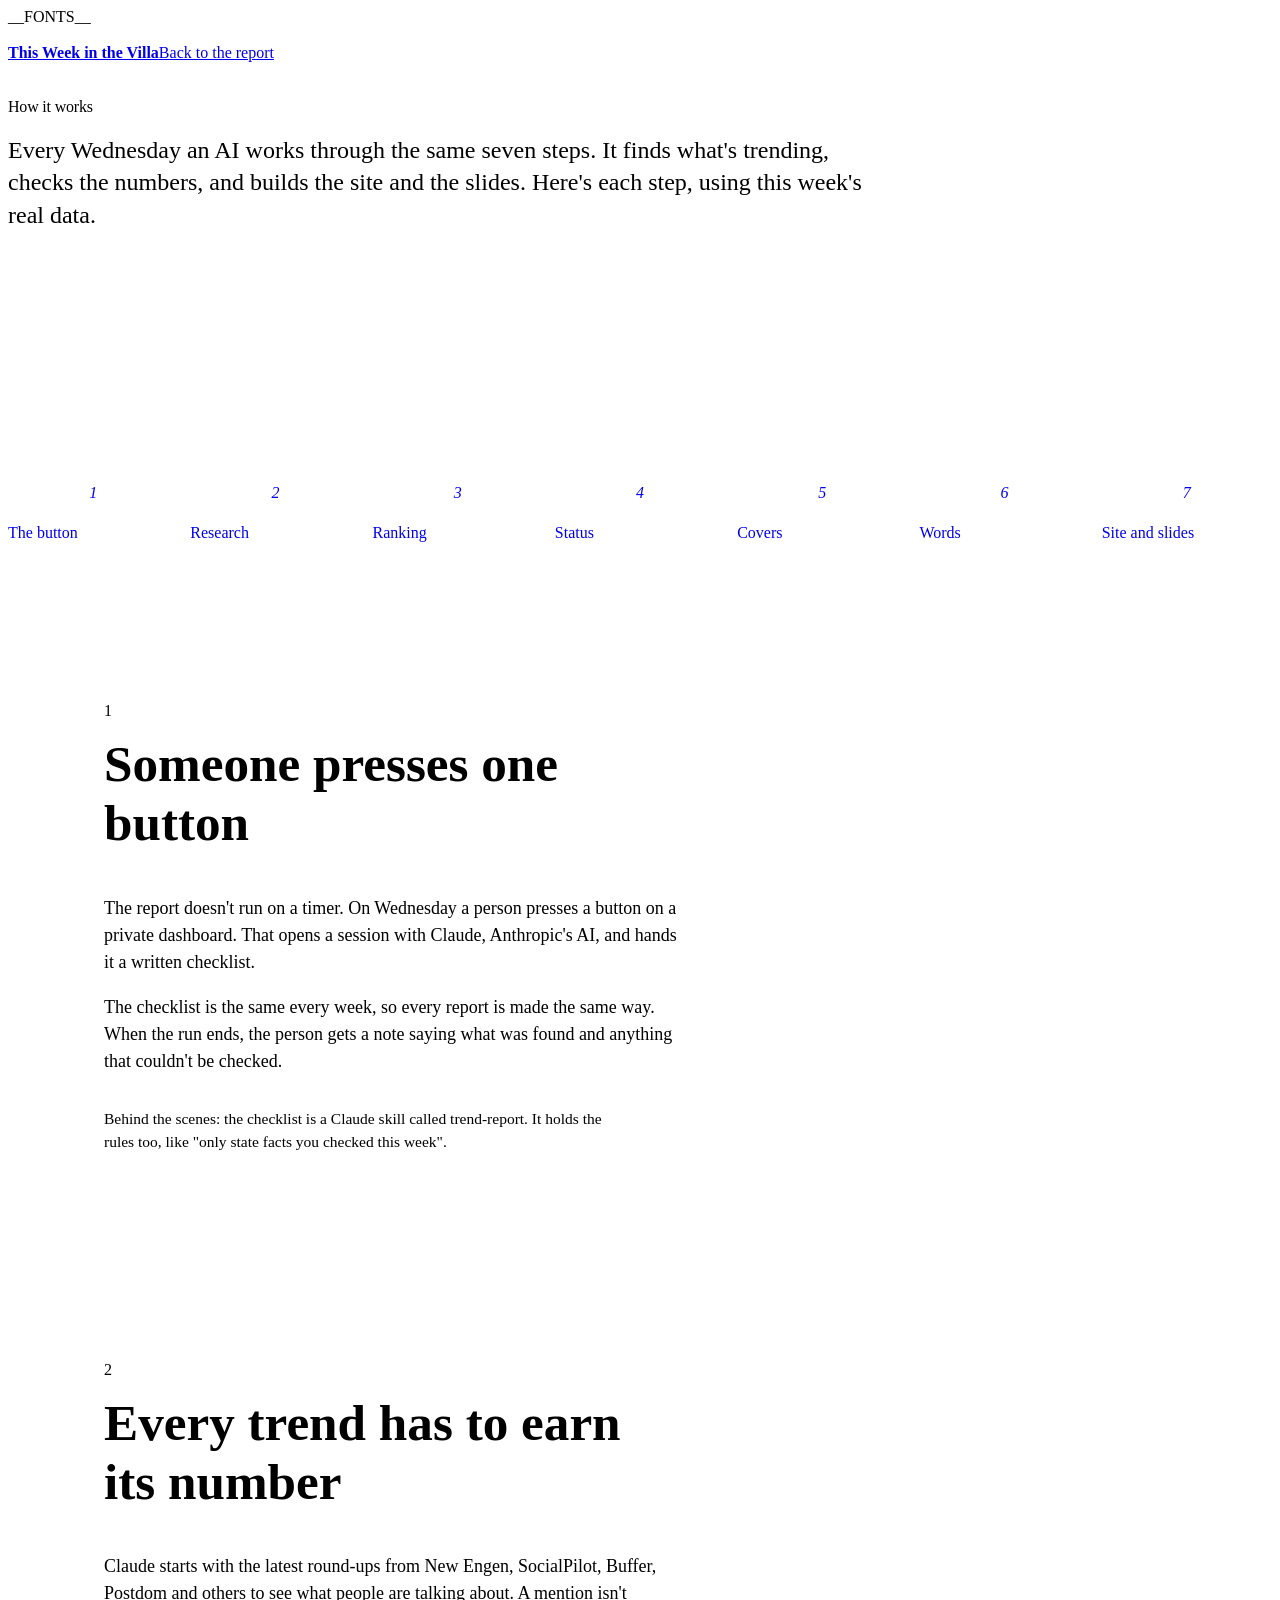
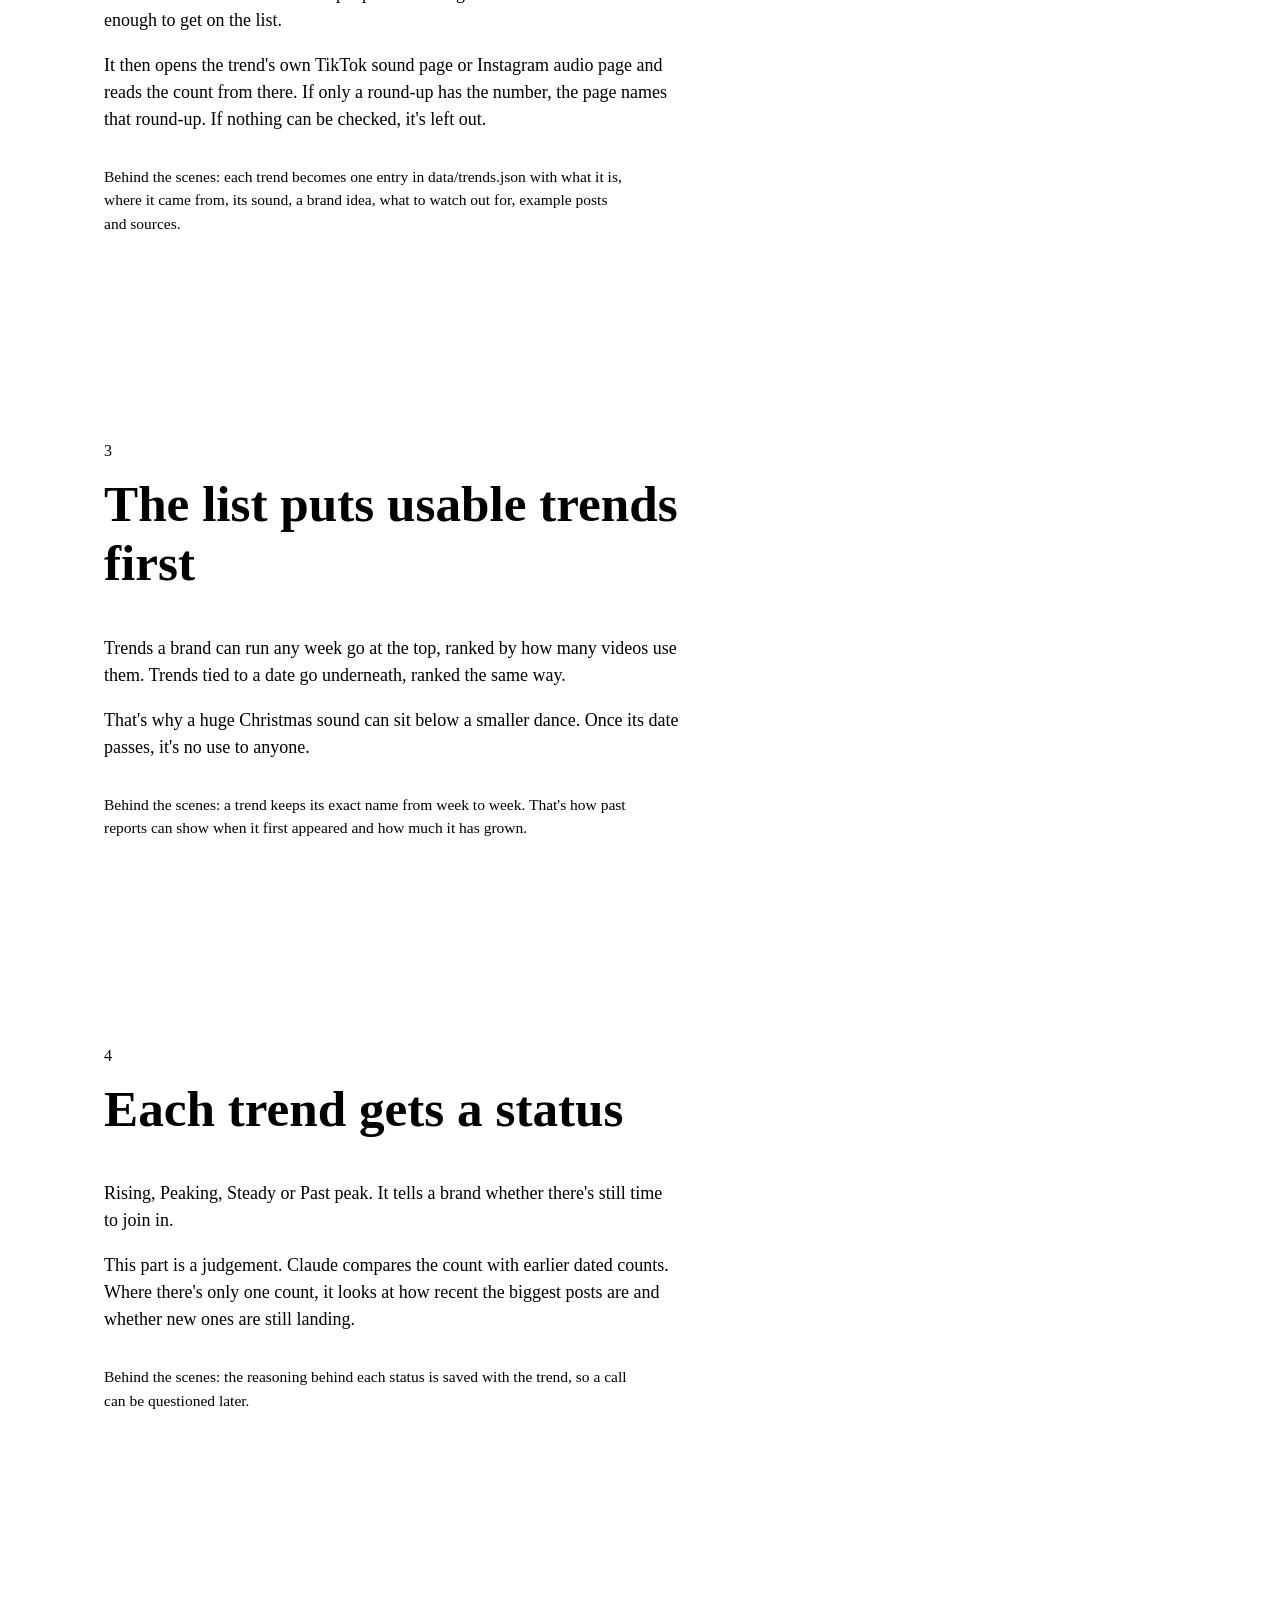
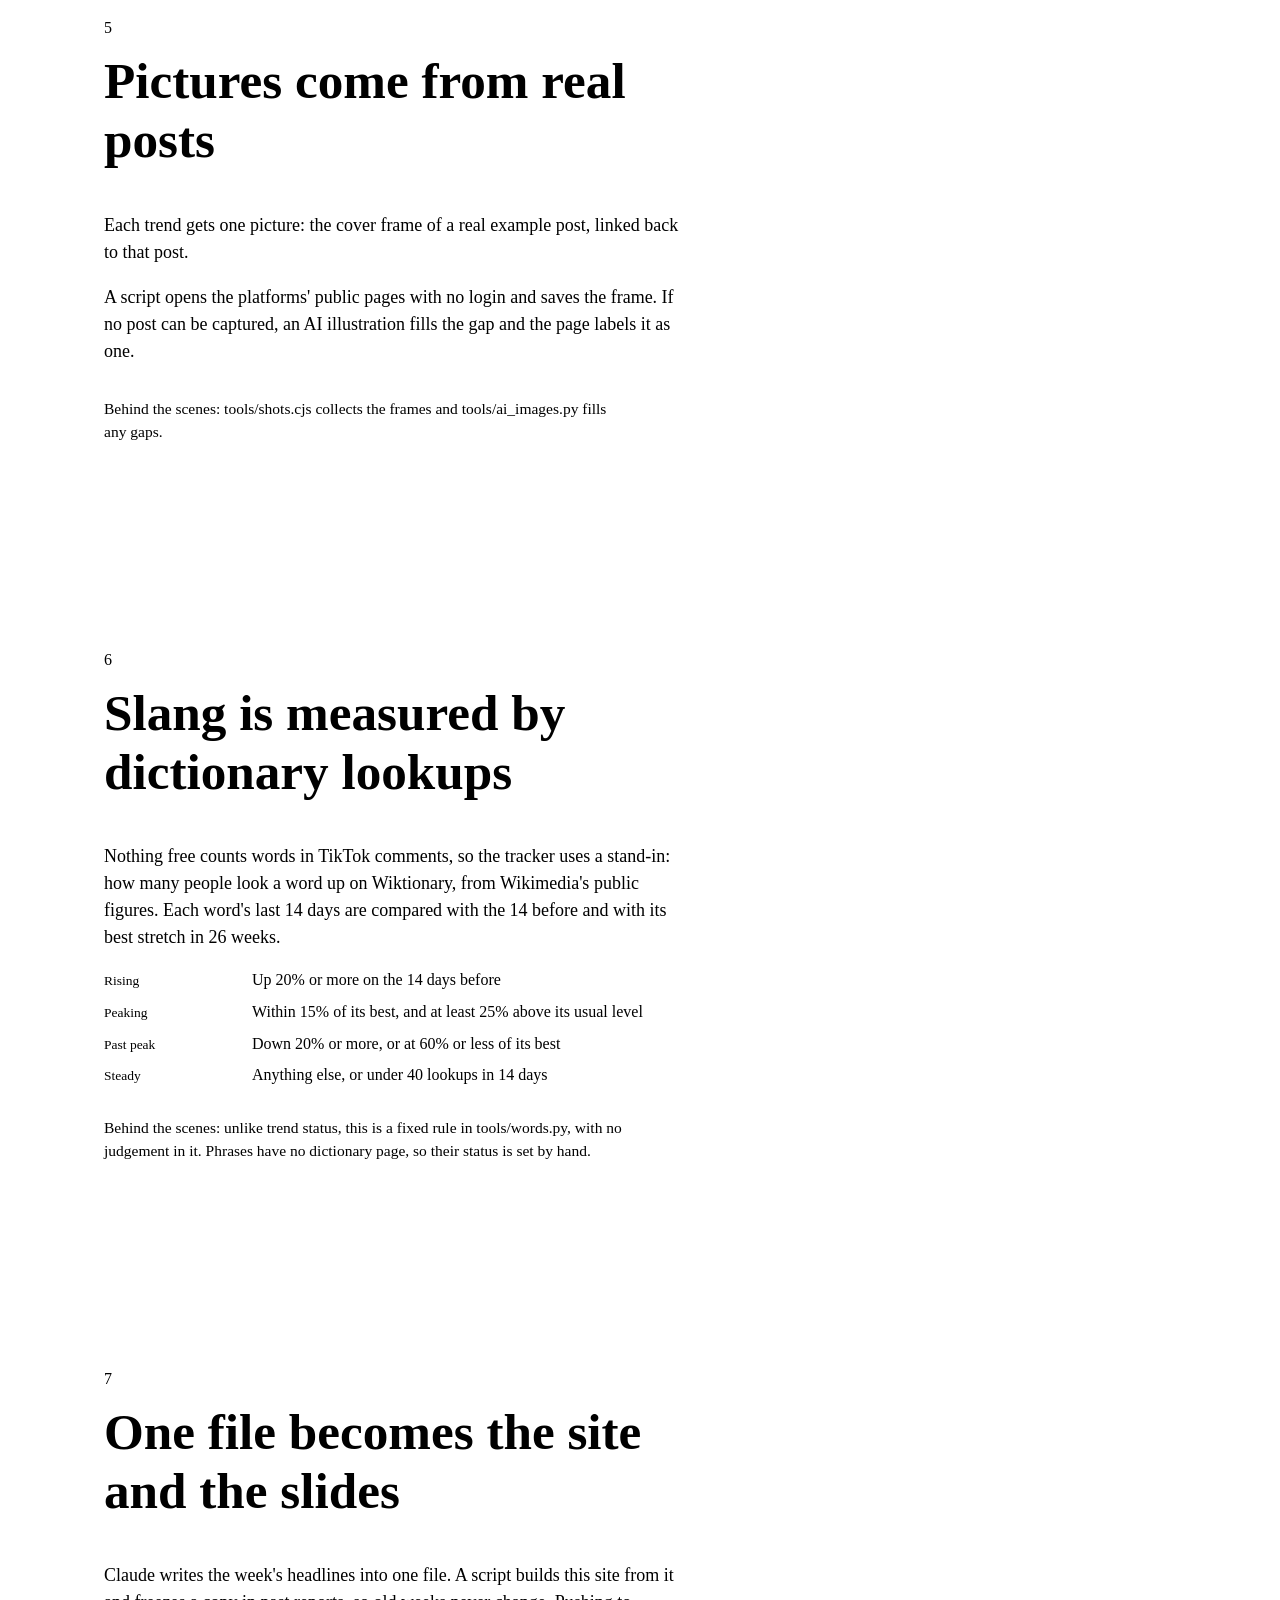
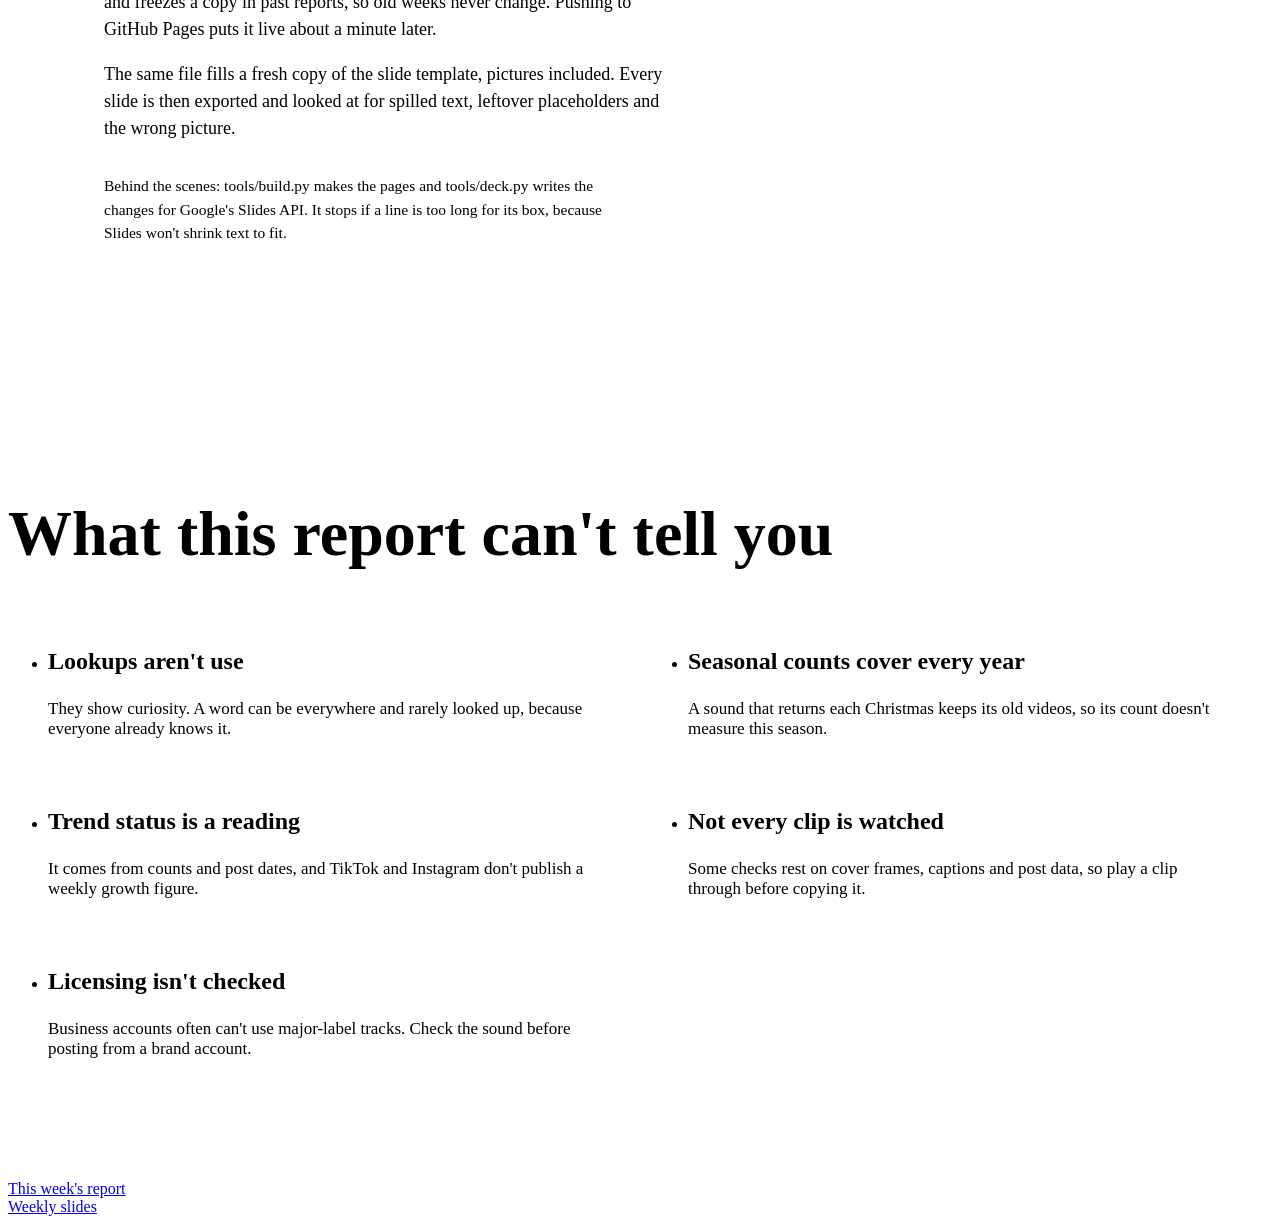
<file: tools/how.html>
<!doctype html>
<html lang="en-AU">
<head>
<meta charset="utf-8">
<meta name="viewport" content="width=device-width, initial-scale=1">
<title>How This Week in the Villa works</title>
<meta name="description" content="The seven steps behind each weekly report, from the button press to the live site and slides.">
__FONTS__
<style>
__CSS__
html{scroll-behavior:smooth}
.h-top{background:var(--deep);color:var(--paper);padding:18px 0 64px;overflow:hidden}
.h-top h1{font:800 clamp(64px,12vw,176px)/.92 var(--head);font-stretch:75%;letter-spacing:-.012em;margin-top:36px}
.h-top .lead{margin-top:18px;font-size:clamp(19px,2vw,24px);line-height:1.35;max-width:36em;color:var(--soft)}
.arcade{display:grid;grid-template-columns:repeat(7,minmax(0,1fr));gap:12px;margin-top:56px}
.bay{display:block;text-decoration:none}
.bay i{position:relative;display:block;aspect-ratio:3/4;border-radius:var(--arch);overflow:hidden;box-shadow:inset 0 0 0 2px var(--tint)}
.bay i::before{content:"";position:absolute;inset:0;background:var(--c);transform-origin:bottom;animation:fill .7s cubic-bezier(.3,.7,.2,1) both;animation-delay:calc(.35s + var(--i) * .22s)}
.bay b{position:absolute;inset:auto 0 12px;text-align:center;font:800 clamp(26px,3.6vw,52px)/1 var(--head);color:var(--t)}
.bay span{display:block;margin-top:10px;font:600 clamp(14px,1.3vw,17px)/1.15 var(--head)}
.bay:hover span{text-decoration:underline}
@keyframes fill{from{transform:scaleY(0)}}

.steps{position:relative}
.thread{position:absolute;left:max(40px,calc(50% - 620px));top:96px;bottom:96px;width:3px;background:var(--soft)}
.thread i{position:absolute;inset:0 0 auto;height:calc(var(--p,0) * 100%);background:var(--accent)}
.thread b{position:absolute;left:50%;top:calc(var(--p,0) * 100%);width:18px;height:23px;margin:-11px 0 0 -9px;border-radius:9px 9px 0 0;background:var(--accent)}
.step{display:grid;grid-template-columns:minmax(0,6fr) minmax(0,5fr);gap:72px;align-items:center;max-width:1320px;margin:0 auto;padding:96px 40px 96px 96px;scroll-margin-top:0}
.step .n{font:800 clamp(72px,8vw,120px)/.85 var(--head);color:var(--accent);letter-spacing:-.04em}
.step h2{font-size:clamp(34px,4vw,58px);margin-top:14px}
.step p{margin-top:16px;font-size:18px;line-height:1.5;max-width:34em}
.step p.under{font-size:15.5px;padding-top:14px;border-top:2px solid var(--soft)}
.step code{font:500 .9em var(--mono);white-space:nowrap}
.rules{margin-top:18px;max-width:34em;display:grid;gap:10px}
.rules div{display:grid;grid-template-columns:6em minmax(0,1fr);gap:12px;align-items:baseline;font-size:16px;line-height:1.35}
.rules dt{white-space:nowrap}
.rules .st{font-size:13.5px}

.win{position:relative;padding:14px 14px 0;background:var(--pop);border-radius:var(--arch);max-width:460px;width:100%;justify-self:center}
.win>div{padding:14px 14px 0;background:var(--accent);border-radius:var(--arch)}
.in{position:relative;background:var(--deep);color:var(--paper);border-radius:var(--arch);aspect-ratio:392/580;overflow:hidden}
.head{position:absolute;inset:11% 0 auto;text-align:center}
.head b{display:block;font:800 clamp(34px,5.6vw,56px)/1 var(--head);font-stretch:85%;color:var(--pop)}
.head span{display:block;margin-top:4px;font-size:clamp(13px,1.3vw,15px);line-height:1.2;padding:0 16%}
.in svg{position:absolute;left:6%;right:6%;width:88%;bottom:3%;height:auto;overflow:visible}
.in text{font:500 13px var(--body);fill:var(--paper)}
.in text.h{font:700 15px var(--head)}
.in text.m{font:500 12.5px var(--mono)}
.again{position:absolute;right:0;bottom:-34px;font-size:14.5px;font-weight:500;text-decoration:underline;text-underline-offset:3px;min-height:30px}

/* scene motion: each part waits for --d after the scene starts */
.a,.pop,.up,.row{transition:opacity .45s var(--d,0s),transform .6s cubic-bezier(.25,.8,.25,1) var(--d,0s)}
.a,.pop,.up{opacity:0}
.pop{transform:scale(.3);transform-box:fill-box;transform-origin:center}
.up{transform:translateY(16px)}
.draw{stroke-dasharray:1;stroke-dashoffset:1;transition:stroke-dashoffset var(--t,1s) ease-in-out var(--d,0s)}
.row{transform:translateY(var(--y0));transition-duration:.45s,.9s}
.win.on .a,.win.on .pop,.win.on .up{opacity:1;transform:none}
.win.on .draw{stroke-dashoffset:0}
.win.on .row{transform:translateY(var(--y1))}
.win.on .press{animation:press .5s .35s both}
.win.on .ring{animation:ring 1s .55s both}
.win:not(.on) *{transition:none!important}
@keyframes press{40%{transform:scale(.9)}}
@keyframes ring{from{opacity:.9;transform:scale(1)}to{opacity:0;transform:scale(1.5)}}
.press,.ring{transform-box:fill-box;transform-origin:center}
.ring{opacity:0}

.limits{background:var(--soft);padding:88px 0}
.limits h2{font-size:clamp(36px,5vw,72px);max-width:14em}
.limits ul{display:grid;grid-template-columns:repeat(2,minmax(0,1fr));gap:28px 56px;margin-top:40px}
.limits h3{font-size:24px;font-weight:600}
.limits p{margin-top:6px;font-size:17px;max-width:32em}

@media (max-width:980px){
 .step{grid-template-columns:minmax(0,1fr);gap:44px;padding:64px 40px 88px 72px}
 .win{max-width:400px;justify-self:start}
}
@media (max-width:760px){
 .arcade{grid-template-columns:repeat(4,minmax(0,1fr));gap:18px 10px;margin-top:40px}
 .thread{left:16px}
 .step{padding:56px 16px 80px 36px}
 .limits{padding:56px 0}
 .limits ul{grid-template-columns:minmax(0,1fr)}
 .step code{white-space:normal;overflow-wrap:anywhere}
}
@media (prefers-reduced-motion:reduce){
 html{scroll-behavior:auto}
 .bay i::before{animation:none}
 .win *{transition:none!important;animation:none!important}
 .again{display:none}
}
</style>
</head>
<body>
<header class="h-top"><div class="wrap">
 <div class="a-nav"><a href="../"><b>This Week in the Villa</b></a><span><a href="../">Back to the report</a></span></div>
 <h1>How it works</h1>
 <p class="lead">Every Wednesday an AI works through the same seven steps. It finds what's trending, checks the numbers, and builds the site and the slides. Here's each step, using this week's real data.</p>
 <nav class="arcade" aria-label="The seven steps">
  <a class="bay" href="#s1" style="--i:0;--c:var(--accent);--t:var(--paper)"><i><b>1</b></i><span>The button</span></a>
  <a class="bay" href="#s2" style="--i:1;--c:var(--pop);--t:var(--ink)"><i><b>2</b></i><span>Research</span></a>
  <a class="bay" href="#s3" style="--i:2;--c:var(--tint);--t:var(--ink)"><i><b>3</b></i><span>Ranking</span></a>
  <a class="bay" href="#s4" style="--i:3;--c:var(--accent);--t:var(--paper)"><i><b>4</b></i><span>Status</span></a>
  <a class="bay" href="#s5" style="--i:4;--c:var(--pop);--t:var(--ink)"><i><b>5</b></i><span>Covers</span></a>
  <a class="bay" href="#s6" style="--i:5;--c:var(--tint);--t:var(--ink)"><i><b>6</b></i><span>Words</span></a>
  <a class="bay" href="#s7" style="--i:6;--c:var(--accent);--t:var(--paper)"><i><b>7</b></i><span>Site and slides</span></a>
 </nav>
</div></header>

<main class="steps">
 <div class="thread" aria-hidden="true"><i></i><b></b></div>

 <section class="step" id="s1"><div>
  <div class="n">1</div><h2>Someone presses one button</h2>
  <p>The report doesn't run on a timer. On Wednesday a person presses a button on a private dashboard. That opens a session with Claude, Anthropic's AI, and hands it a written checklist.</p>
  <p>The checklist is the same every week, so every report is made the same way. When the run ends, the person gets a note saying what was found and anything that couldn't be checked.</p>
  <p class="under">Behind the scenes: the checklist is a Claude skill called <code>trend-report</code>. It holds the rules too, like "only state facts you checked this week".</p>
 </div><figure class="win" data-scene="run"></figure></section>

 <section class="step" id="s2"><div>
  <div class="n">2</div><h2>Every trend has to earn its number</h2>
  <p>Claude starts with the latest round-ups from New Engen, SocialPilot, Buffer, Postdom and others to see what people are talking about. A mention isn't enough to get on the list.</p>
  <p>It then opens the trend's own TikTok sound page or Instagram audio page and reads the count from there. If only a round-up has the number, the page names that round-up. If nothing can be checked, it's left out.</p>
  <p class="under">Behind the scenes: each trend becomes one entry in <code>data/trends.json</code> with what it is, where it came from, its sound, a brand idea, what to watch out for, example posts and sources.</p>
 </div><figure class="win" data-scene="research"></figure></section>

 <section class="step" id="s3"><div>
  <div class="n">3</div><h2>The list puts usable trends first</h2>
  <p>Trends a brand can run any week go at the top, ranked by how many videos use them. Trends tied to a date go underneath, ranked the same way.</p>
  <p>That's why a huge Christmas sound can sit below a smaller dance. Once its date passes, it's no use to anyone.</p>
  <p class="under">Behind the scenes: a trend keeps its exact name from week to week. That's how past reports can show when it first appeared and how much it has grown.</p>
 </div><figure class="win" data-scene="rank"></figure></section>

 <section class="step" id="s4"><div>
  <div class="n">4</div><h2>Each trend gets a status</h2>
  <p>Rising, Peaking, Steady or Past peak. It tells a brand whether there's still time to join in.</p>
  <p>This part is a judgement. Claude compares the count with earlier dated counts. Where there's only one count, it looks at how recent the biggest posts are and whether new ones are still landing.</p>
  <p class="under">Behind the scenes: the reasoning behind each status is saved with the trend, so a call can be questioned later.</p>
 </div><figure class="win" data-scene="status"></figure></section>

 <section class="step" id="s5"><div>
  <div class="n">5</div><h2>Pictures come from real posts</h2>
  <p>Each trend gets one picture: the cover frame of a real example post, linked back to that post.</p>
  <p>A script opens the platforms' public pages with no login and saves the frame. If no post can be captured, an AI illustration fills the gap and the page labels it as one.</p>
  <p class="under">Behind the scenes: <code>tools/shots.cjs</code> collects the frames and <code>tools/ai_images.py</code> fills any gaps.</p>
 </div><figure class="win" data-scene="covers"></figure></section>

 <section class="step" id="s6"><div>
  <div class="n">6</div><h2>Slang is measured by dictionary lookups</h2>
  <p>Nothing free counts words in TikTok comments, so the tracker uses a stand-in: how many people look a word up on Wiktionary, from Wikimedia's public figures. Each word's last 14 days are compared with the 14 before and with its best stretch in 26 weeks.</p>
  <dl class="rules">
   <div><dt><span class="st rise"><i></i>Rising</span></dt><dd>Up 20% or more on the 14 days before</dd></div>
   <div><dt><span class="st peak"><i></i>Peaking</span></dt><dd>Within 15% of its best, and at least 25% above its usual level</dd></div>
   <div><dt><span class="st fade"><i></i>Past peak</span></dt><dd>Down 20% or more, or at 60% or less of its best</dd></div>
   <div><dt><span class="st flat"><i></i>Steady</span></dt><dd>Anything else, or under 40 lookups in 14 days</dd></div>
  </dl>
  <p class="under">Behind the scenes: unlike trend status, this is a fixed rule in <code>tools/words.py</code>, with no judgement in it. Phrases have no dictionary page, so their status is set by hand.</p>
 </div><figure class="win" data-scene="words"></figure></section>

 <section class="step" id="s7"><div>
  <div class="n">7</div><h2>One file becomes the site and the slides</h2>
  <p>Claude writes the week's headlines into one file. A script builds this site from it and freezes a copy in past reports, so old weeks never change. Pushing to GitHub Pages puts it live about a minute later.</p>
  <p>The same file fills a fresh copy of the slide template, pictures included. Every slide is then exported and looked at for spilled text, leftover placeholders and the wrong picture.</p>
  <p class="under">Behind the scenes: <code>tools/build.py</code> makes the pages and <code>tools/deck.py</code> writes the changes for Google's Slides API. It stops if a line is too long for its box, because Slides won't shrink text to fit.</p>
 </div><figure class="win" data-scene="out"></figure></section>
</main>

<section class="limits"><div class="wrap"><h2>What this report can't tell you</h2><ul>
 <li><h3>Lookups aren't use</h3><p>They show curiosity. A word can be everywhere and rarely looked up, because everyone already knows it.</p></li>
 <li><h3>Seasonal counts cover every year</h3><p>A sound that returns each Christmas keeps its old videos, so its count doesn't measure this season.</p></li>
 <li><h3>Trend status is a reading</h3><p>It comes from counts and post dates, and TikTok and Instagram don't publish a weekly growth figure.</p></li>
 <li><h3>Not every clip is watched</h3><p>Some checks rest on cover frames, captions and post data, so play a clip through before copying it.</p></li>
 <li><h3>Licensing isn't checked</h3><p>Business accounts often can't use major-label tracks. Check the sound before posting from a brand account.</p></li>
</ul></div></section>
<footer class="a-foot"><div class="wrap big"><div><a class="lk" href="../">This week's report</a></div><div><a class="lk" href="../slides/">Weekly slides</a></div></div></footer>

<script>
const D = __DATA__;
const esc = s => String(s).replace(/&/g, '&amp;').replace(/</g, '&lt;');
const cut = (s, n) => s.length > n ? s.slice(0, n - 1).trimEnd() + '...' : s;
const PAPER = 'var(--paper)', POP = 'var(--pop)', TINT = 'var(--tint)', ACC = 'var(--accent)';
const svg = (h, body) => `<svg viewBox="0 0 340 ${h}" aria-hidden="true">${body}</svg>`;
const curve = (d, delay, t, c = TINT, w = 2.4) => `<path class="draw" pathLength="1" style="--d:${delay}s;--t:${t}s" d="${d}" fill="none" stroke="${c}" stroke-width="${w}" stroke-linecap="round"/>`;

const scenes = {
  run() {
    const days = 'MTWTFSS'.split('').map((l, i) => {
      const x = 12 + i * 46, on = i === 2;
      return `<path d="M${x} 62v-34a18 18 0 0 1 36 0v34z" fill="${on ? POP : 'none'}" stroke="${on ? POP : TINT}" stroke-width="1.5"/><text class="h" x="${x + 18}" y="48" text-anchor="middle" style="fill:${on ? 'var(--ink)' : PAPER}">${l}</text>`;
    }).join('');
    const lines = ['Opens a session with Claude', 'Loads the weekly checklist', 'Starts the research'].map((t, i) =>
      `<g class="up" style="--d:${1.1 + i * .3}s"><path d="M20 ${216 + i * 34}l6 6 11-13" fill="none" stroke="${POP}" stroke-width="2.6"/><text x="50" y="${221 + i * 34}">${t}</text></g>`).join('');
    return { big: 'Wednesday', small: 'one press, no timer', h: 320, body: `${days}<rect class="ring" x="70" y="96" width="200" height="60" rx="30" fill="none" stroke="${POP}" stroke-width="3"/><g class="press"><rect x="70" y="96" width="200" height="60" rx="30" fill="${ACC}"/><text class="h" x="170" y="132" text-anchor="middle" style="font-size:18px">Run the report</text></g>${lines}` };
  },
  research() {
    const chips = ['New Engen', 'SocialPilot', 'Buffer', 'Postdom'].map((t, i) => {
      const x = 2 + i * 85;
      return `<g class="up" style="--d:${i * .12}s"><rect x="${x}" y="0" width="81" height="30" rx="15" fill="none" stroke="${TINT}" stroke-width="1.4"/><text x="${x + 40.5}" y="19.5" text-anchor="middle" style="font-size:11.5px">${t}</text></g>` + curve(`M${x + 40.5} 30C${x + 40.5} 62 170 54 170 92`, .5 + i * .08, .6);
    }).join('');
    return { big: D.trends.length, small: 'trends earned a place this week', h: 322, body: `${chips}
      <circle class="pop" style="--d:1.2s" cx="170" cy="100" r="9" fill="${POP}"/><text class="a" style="--d:1.2s" x="188" y="105">A trend gets mentioned</text>
      ${curve('M170 110V156', 1.4, .4)}
      <g class="pop" style="--d:1.8s"><rect x="82" y="156" width="176" height="36" rx="18" fill="${ACC}"/><text class="h" x="170" y="179" text-anchor="middle" style="font-size:14px">Open its sound page</text></g>
      ${curve('M130 192C110 214 86 214 78 240', 2.2, .5, POP)}${curve('M210 192C230 214 254 214 262 240', 2.2, .5)}
      <circle class="pop" style="--d:2.7s" cx="78" cy="258" r="17" fill="${POP}"/><path class="a" style="--d:2.9s" d="M70 258l6 6 11-13" fill="none" stroke="var(--ink)" stroke-width="3"/>
      <text class="a m" style="--d:3s" x="78" y="298" text-anchor="middle">${D.trends[0].n} videos</text><text class="a" style="--d:3s" x="78" y="316" text-anchor="middle">count read, it's in</text>
      <circle class="pop" style="--d:2.9s" cx="262" cy="258" r="17" fill="none" stroke="${TINT}" stroke-width="2"/><path class="a" style="--d:3.1s" d="M255 251l14 14m0-14l-14 14" stroke="${TINT}" stroke-width="2.6"/>
      <text class="a" style="--d:3.2s" x="262" y="298" text-anchor="middle">nothing to check</text><text class="a" style="--d:3.2s" x="262" y="316" text-anchor="middle">left out</text>` };
  },
  rank() {
    const ever = D.trends.filter(t => t.ev).slice(0, 6), dated = D.trends.filter(t => !t.ev).slice(0, 3);
    const rows = [...ever, ...dated], scramble = [4, 7, 1, 8, 0, 5, 2, 6, 3];
    const pos = i => i < ever.length ? 24 + i * 34 : 24 + ever.length * 34 + 28 + (i - ever.length) * 34;
    const body = rows.map((t, i) => `<g class="row" style="--y0:${24 + scramble[i % 9] * 34}px;--y1:${pos(i)}px;--d:.7s"><rect width="340" height="29" rx="6" fill="${t.ev ? 'rgb(255 255 255 / .1)' : ACC}"/><text class="h" x="12" y="20">${t.r}</text><text x="44" y="19.5">${esc(cut(t.name, 28))}</text><text class="m" x="330" y="19.5" text-anchor="end">${t.n}</text></g>`).join('');
    return { big: `1 to ${D.trends.length}`, small: 'sorted by videos made', h: 372, body: `<text class="a h" style="--d:1.5s;fill:var(--pop)" x="0" y="14">Works any week</text><text class="a h" style="--d:1.5s;fill:var(--pop)" x="0" y="${24 + ever.length * 34 + 18}">Tied to a date</text>${body}` };
  },
  status() {
    const d = 'M6 300C60 292 90 92 140 84C186 77 196 168 236 172C258 174 264 176 276 194C296 226 312 292 334 304';
    const p = document.createElementNS('http://www.w3.org/2000/svg', 'path');
    p.setAttribute('d', d);
    const L = p.getTotalLength();
    const zones = { Rising: [.1, .3], Peaking: [.33, .47], Steady: [.56, .69], 'Past peak': [.8, .94] };
    const labels = { Rising: [4, 140, 'start'], Peaking: [146, 58, 'middle'], Steady: [262, 146, 'middle'], 'Past peak': [216, 290, 'middle'] };
    let delay = 1.1, out = '';
    for (const [k, [a, b]] of Object.entries(zones)) {
      const n = D.counts[k] || 0, [x, y, anchor] = labels[k];
      for (let i = 0; i < n; i++) {
        const pt = p.getPointAtLength(L * (a + (b - a) * (n > 1 ? i / (n - 1) : .5)));
        out += `<circle class="pop" style="--d:${delay.toFixed(2)}s" cx="${pt.x.toFixed(1)}" cy="${pt.y.toFixed(1)}" r="7" fill="${k === 'Peaking' ? POP : k === 'Past peak' ? 'none' : TINT}" stroke="${k === 'Past peak' ? TINT : 'var(--deep)'}" stroke-width="2"/>`;
        delay += .07;
      }
      out += `<text class="a h" style="--d:${delay.toFixed(2)}s" x="${x}" y="${y}" text-anchor="${anchor}">${k}: ${n}</text>`;
    }
    return { big: `${D.counts.Peaking || 0} of ${D.trends.length}`, small: 'are peaking this week', h: 320, body: curve(d, .1, 1, TINT, 3) + out };
  },
  covers() {
    const cell = (i) => {
      const x = 2 + (i % 3) * 114, y = i < 3 ? 0 : 176, id = `c${i}`, w = 108, h = 166;
      return `<clipPath id="${id}"><path d="M${x} ${y + h}V${y + 54}a54 54 0 0 1 108 0V${y + h}z"/></clipPath><g class="up" style="--d:${.15 + i * .28}s"><image clip-path="url(#${id})" href="../img/${D.trends[i].r}.jpg?v=${D.v}" x="${x}" y="${y}" width="${w}" height="${h}" preserveAspectRatio="xMidYMid slice"/></g>`;
    };
    return { big: D.real, small: `covers from real posts${D.ai ? `, ${D.ai} AI` : ''}`, h: 344, body: [0, 1, 2, 3, 4, 5].map(cell).join('') };
  },
  words() {
    const w = D.word, v = w.weekly, n = v.length, top = Math.max(...v);
    const X = i => 6 + i * 328 / (n - 1), Y = x => 214 - x / top * 196;
    const now = v[n - 1] + v[n - 2], before = v[n - 3] + v[n - 4];
    const line = 'M' + v.map((x, i) => `${X(i).toFixed(1)} ${Y(x).toFixed(1)}`).join('L');
    return { big: w.pct, small: `${esc(w.word)}, the top word this week`, h: 300, body: `
      <rect class="a" style="--d:1.7s;fill-opacity:.2" x="${X(n - 4.5)}" y="4" width="${X(n - 2.5) - X(n - 4.5)}" height="214" fill="${TINT}"/>
      <rect class="a" style="--d:2.1s;fill-opacity:.3" x="${X(n - 2.5)}" y="4" width="${334 - X(n - 2.5)}" height="214" fill="${POP}"/>
      ${curve(line, .1, 1.5, POP, 2.6)}
      <path d="M6 218H334" stroke="${TINT}" stroke-width="1"/><text x="6" y="238" style="font-size:12px">26 weeks ago</text><text x="334" y="238" text-anchor="end" style="font-size:12px">Now</text>
      <text class="a" style="--d:2.5s" x="6" y="270">14 days before</text><text class="a m" style="--d:2.5s" x="334" y="270" text-anchor="end">${before.toLocaleString('en-AU')} lookups</text>
      <text class="a" style="--d:2.8s" x="6" y="292">Last 14 days</text><text class="a m" style="--d:2.8s;fill:var(--pop)" x="334" y="292" text-anchor="end">${now.toLocaleString('en-AU')} lookups</text>` };
  },
  out() {
    let tiles = '';
    for (let i = 0; i < 12; i++) tiles += `<rect class="pop" style="--d:${1.5 + i * .08}s" x="${204 + (i % 3) * 42}" y="${124 + Math.floor(i / 3) * 31}" width="36" height="25" rx="2" fill="${[POP, TINT, ACC][i % 3]}"/>`;
    let stack = '';
    for (let i = Math.min(D.weeks, 6) - 1; i >= 0; i--) stack += `<rect class="up" style="--d:${2.7 + i * .12}s" x="${112 + i * 8}" y="${262 - i * 4}" width="76" height="46" rx="3" fill="${i % 2 ? TINT : POP}" stroke="var(--deep)" stroke-width="2"/>`;
    return { big: 'One file', small: 'two things come out of it', h: 320, body: `
      <g class="pop"><rect x="128" y="0" width="84" height="58" rx="4" fill="${PAPER}"/><path d="M140 16h60M140 28h60M140 40h36" stroke="var(--accent)" stroke-width="3"/></g>
      ${curve('M150 58C150 88 78 80 78 116', .5, .6, POP)}${curve('M190 58C190 88 262 80 262 116', .5, .6, POP)}
      <g class="pop" style="--d:1.1s"><rect x="14" y="120" width="128" height="124" rx="4" fill="${PAPER}"/><rect x="14" y="120" width="128" height="44" rx="4" fill="${ACC}"/><path d="M104 164v-18a14 14 0 0 1 28 0v18z" fill="${POP}"/><path d="M26 180h100M26 194h100M26 208h68M26 222h84" stroke="var(--tint)" stroke-width="5"/></g>
      ${tiles}
      ${curve('M78 244C78 272 100 280 112 282', 2.4, .4)}${curve('M262 244C262 272 240 280 216 282', 2.4, .4)}
      <text class="a" style="--d:1.3s" x="8" y="262">The site</text><text class="a" style="--d:2.4s" x="332" y="262" text-anchor="end">12 slides</text>
      ${stack}<text class="a" style="--d:3.2s" x="170" y="322" text-anchor="middle">${D.weeks} ${D.weeks === 1 ? 'week' : 'weeks'} frozen in past reports</text>` };
  },
};

const still = matchMedia('(prefers-reduced-motion:reduce)').matches;
const seen = new IntersectionObserver(es => es.forEach(e => {
  if (e.isIntersecting) { e.target.classList.add('on'); seen.unobserve(e.target); }
}), { threshold: .45 });
document.querySelectorAll('.win').forEach(win => {
  const s = scenes[win.dataset.scene]();
  win.innerHTML = `<div><div class="in"><div class="head"><b>${s.big}</b><span>${s.small}</span></div>${svg(s.h, s.body)}</div></div><button class="again" type="button">Play again</button>`;
  win.querySelector('.again').onclick = () => {
    win.classList.remove('on');
    void win.offsetWidth;
    requestAnimationFrame(() => win.classList.add('on'));
  };
  still ? win.classList.add('on') : seen.observe(win);
});

const steps = document.querySelector('.steps'), thread = document.querySelector('.thread');
let queued = false;
const track = () => {
  queued = false;
  const r = thread.getBoundingClientRect();
  thread.style.setProperty('--p', Math.min(1, Math.max(0, (innerHeight * .5 - r.top) / r.height)).toFixed(4));
};
addEventListener('scroll', () => { if (!queued) { queued = true; requestAnimationFrame(track); } }, { passive: true });
addEventListener('resize', track);
track();
</script>
</body>
</html>
</file>
